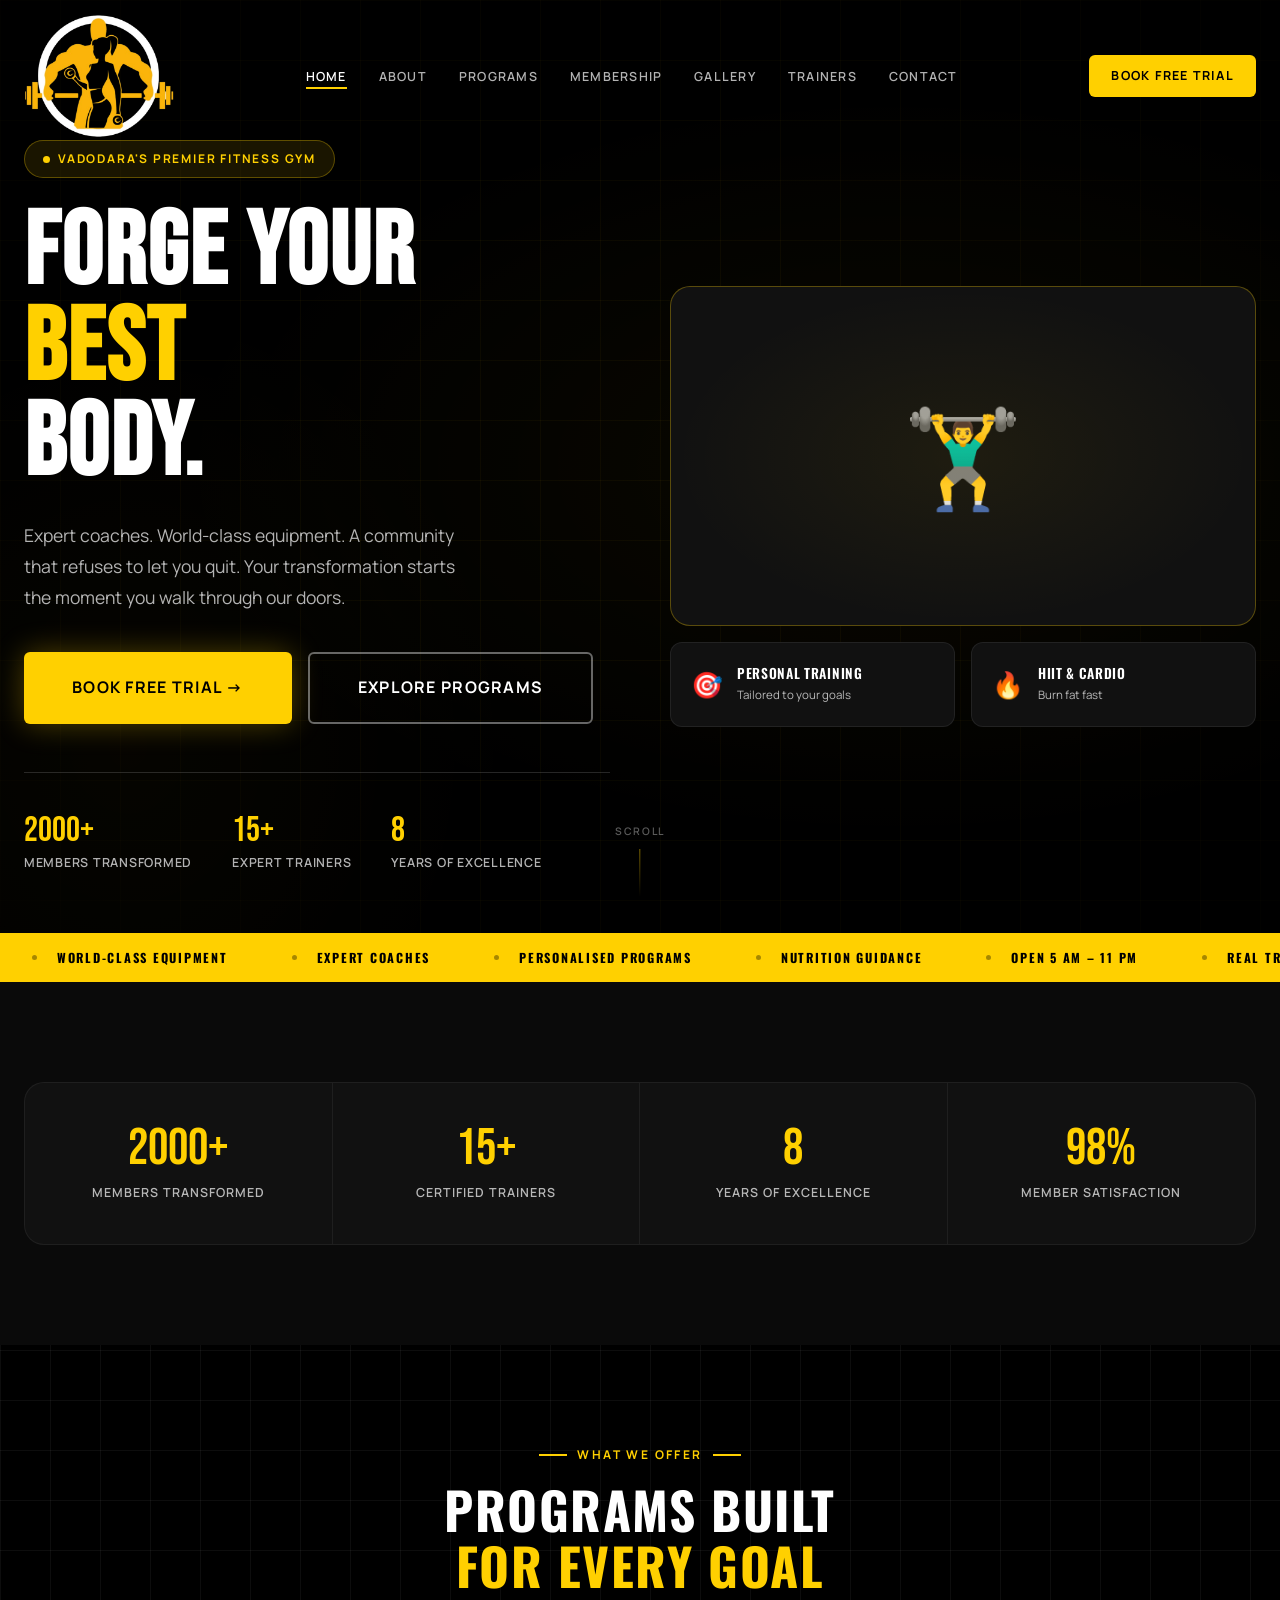
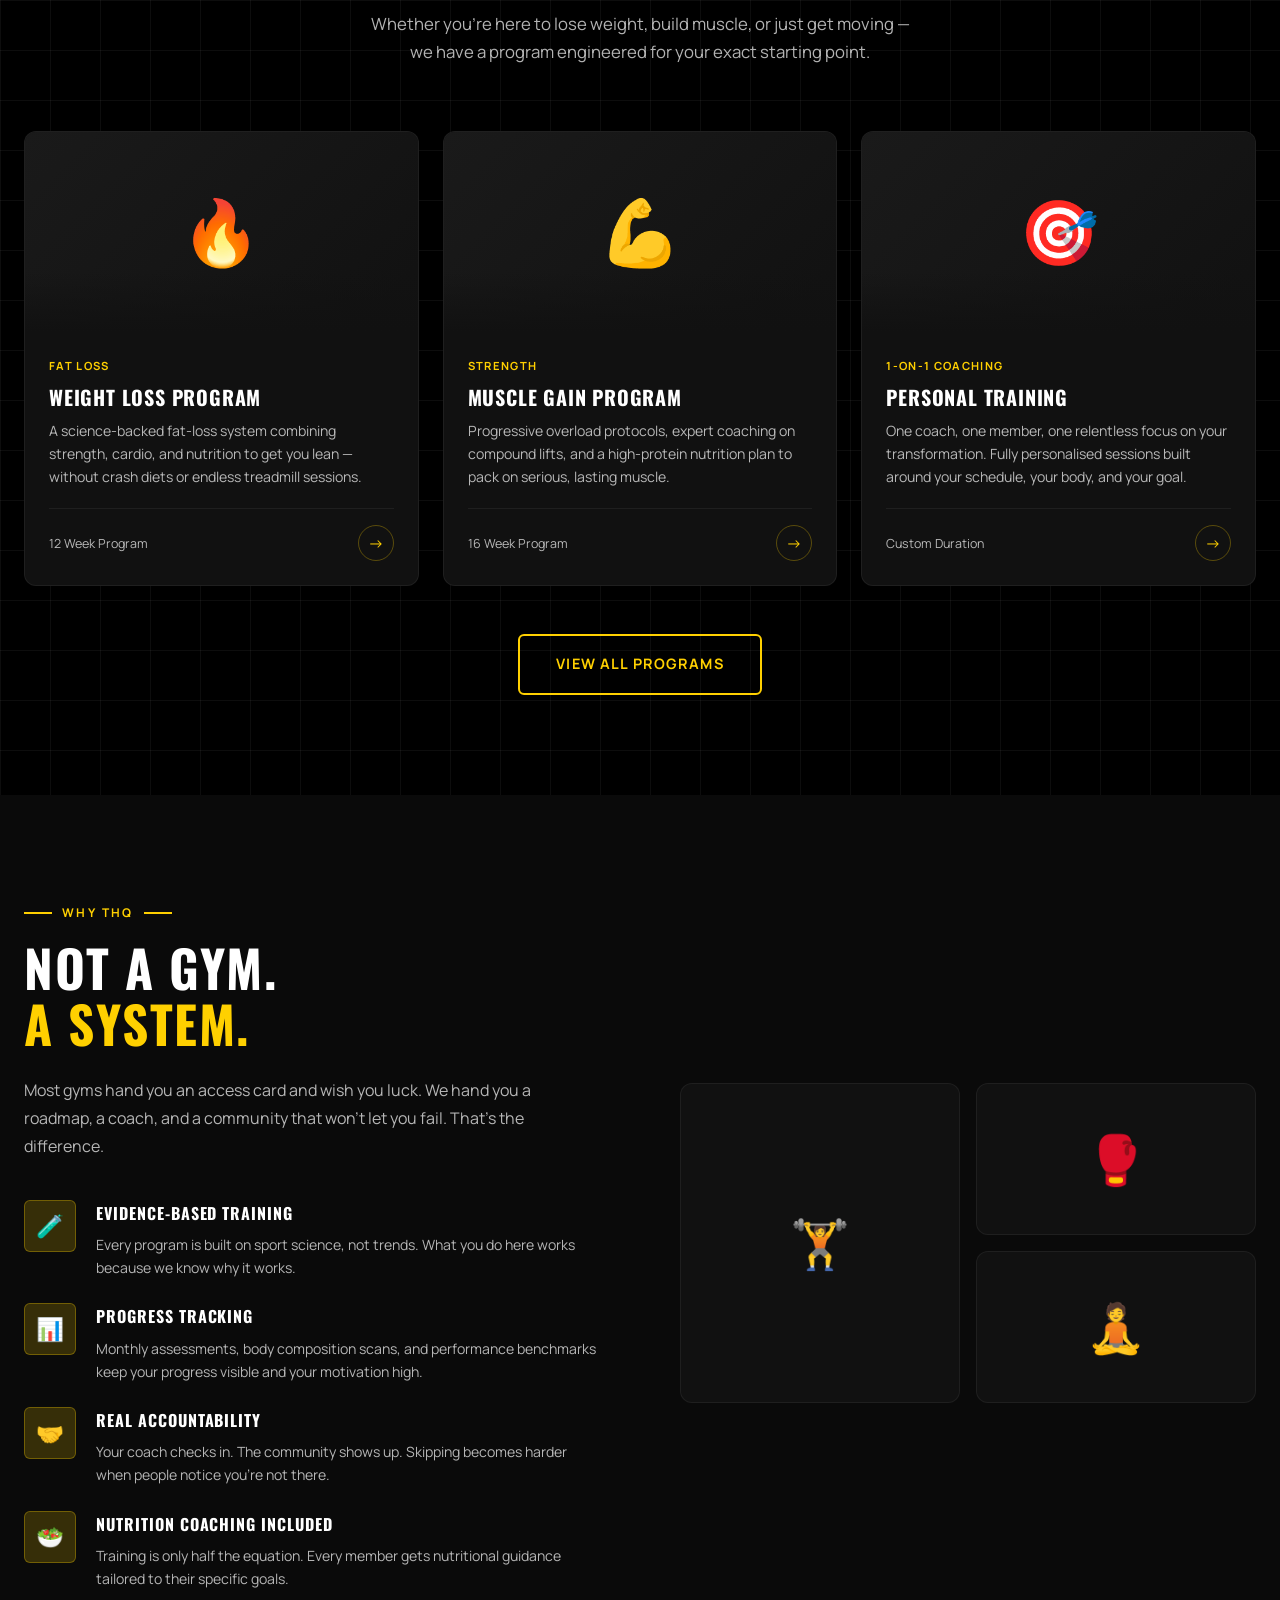
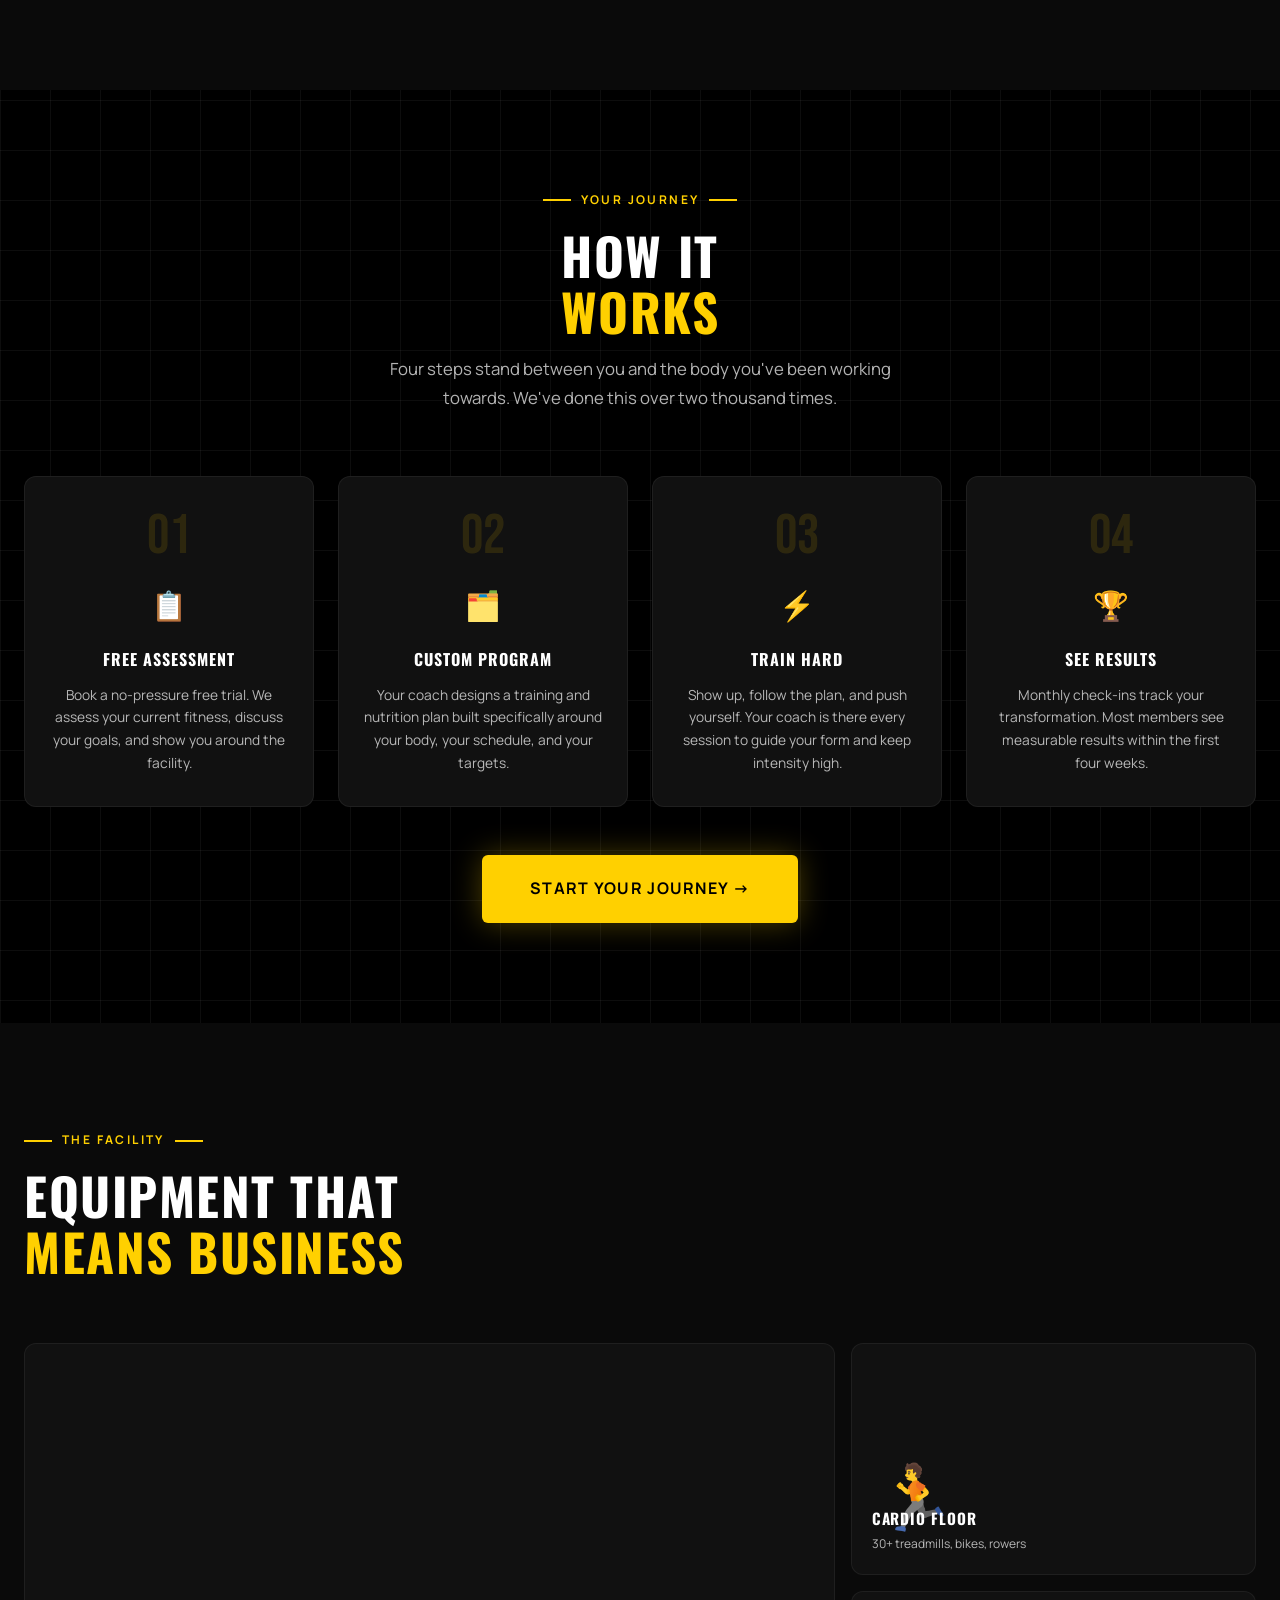
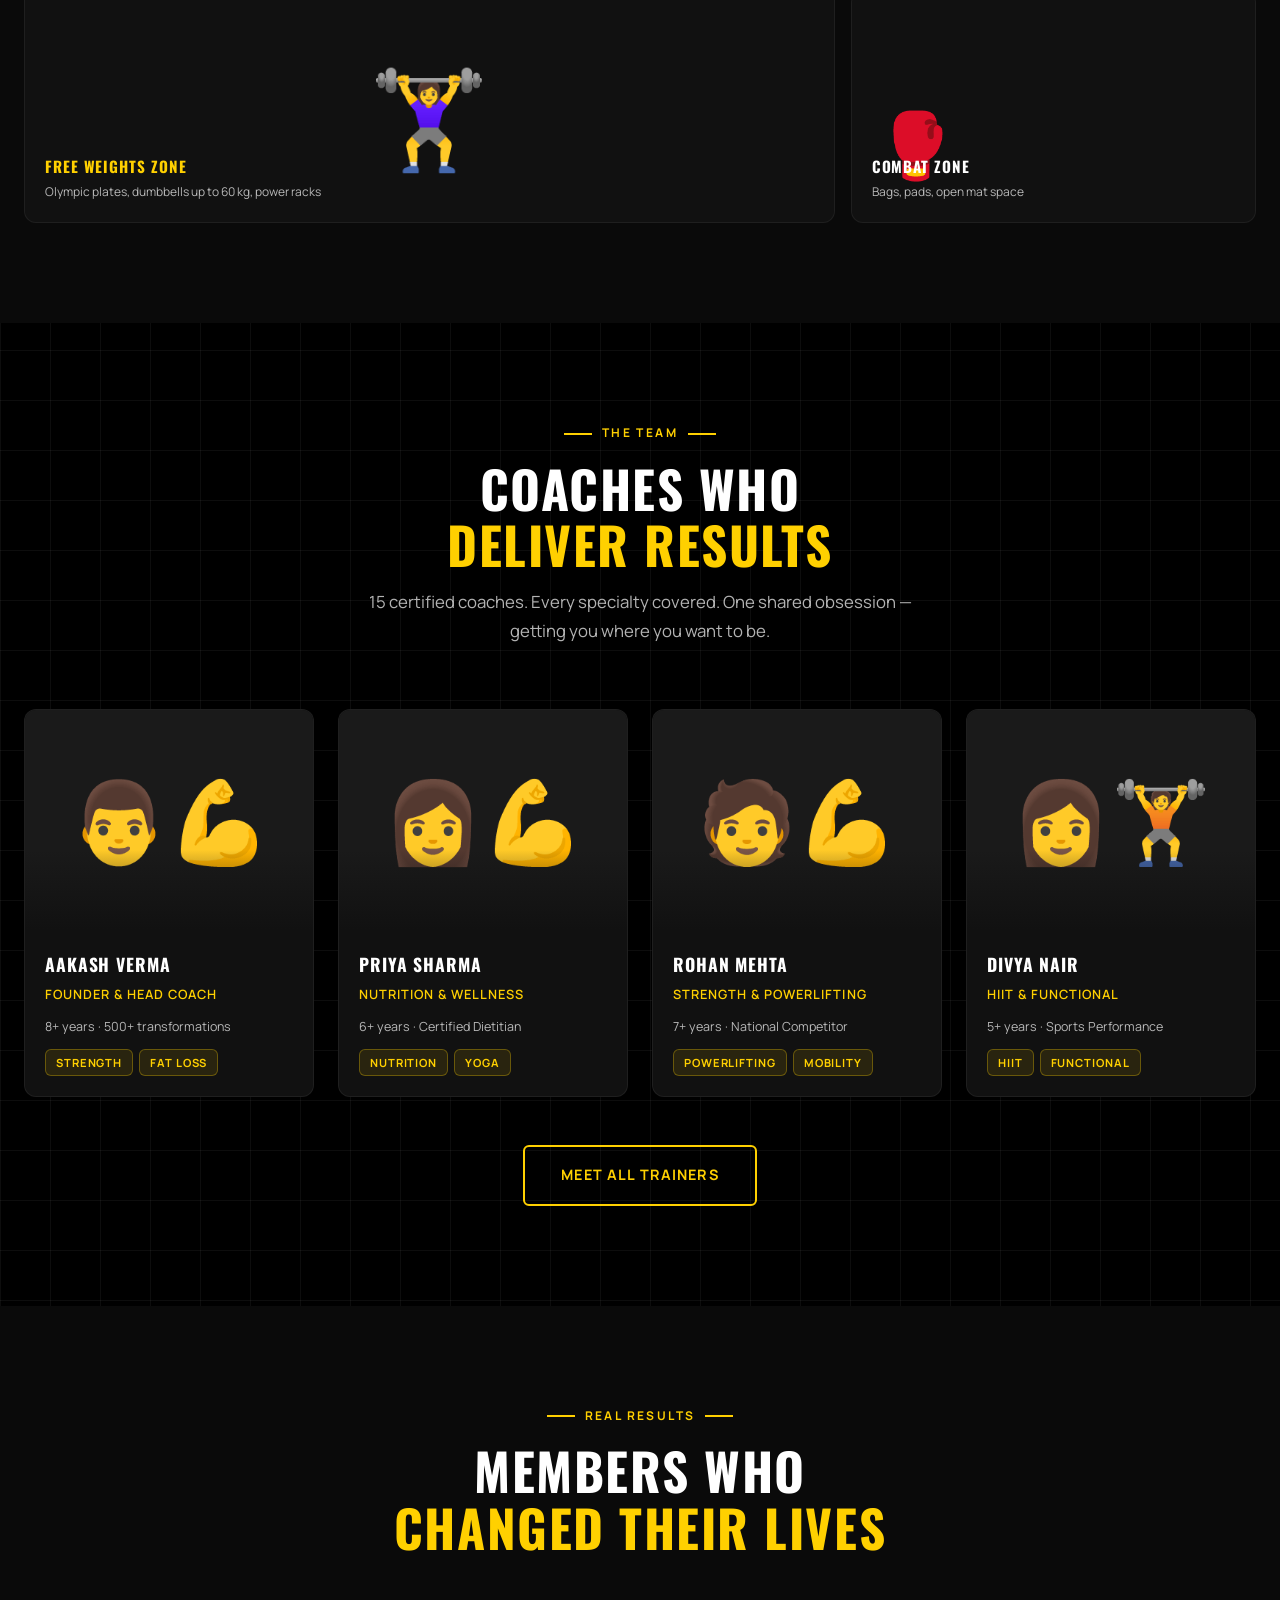
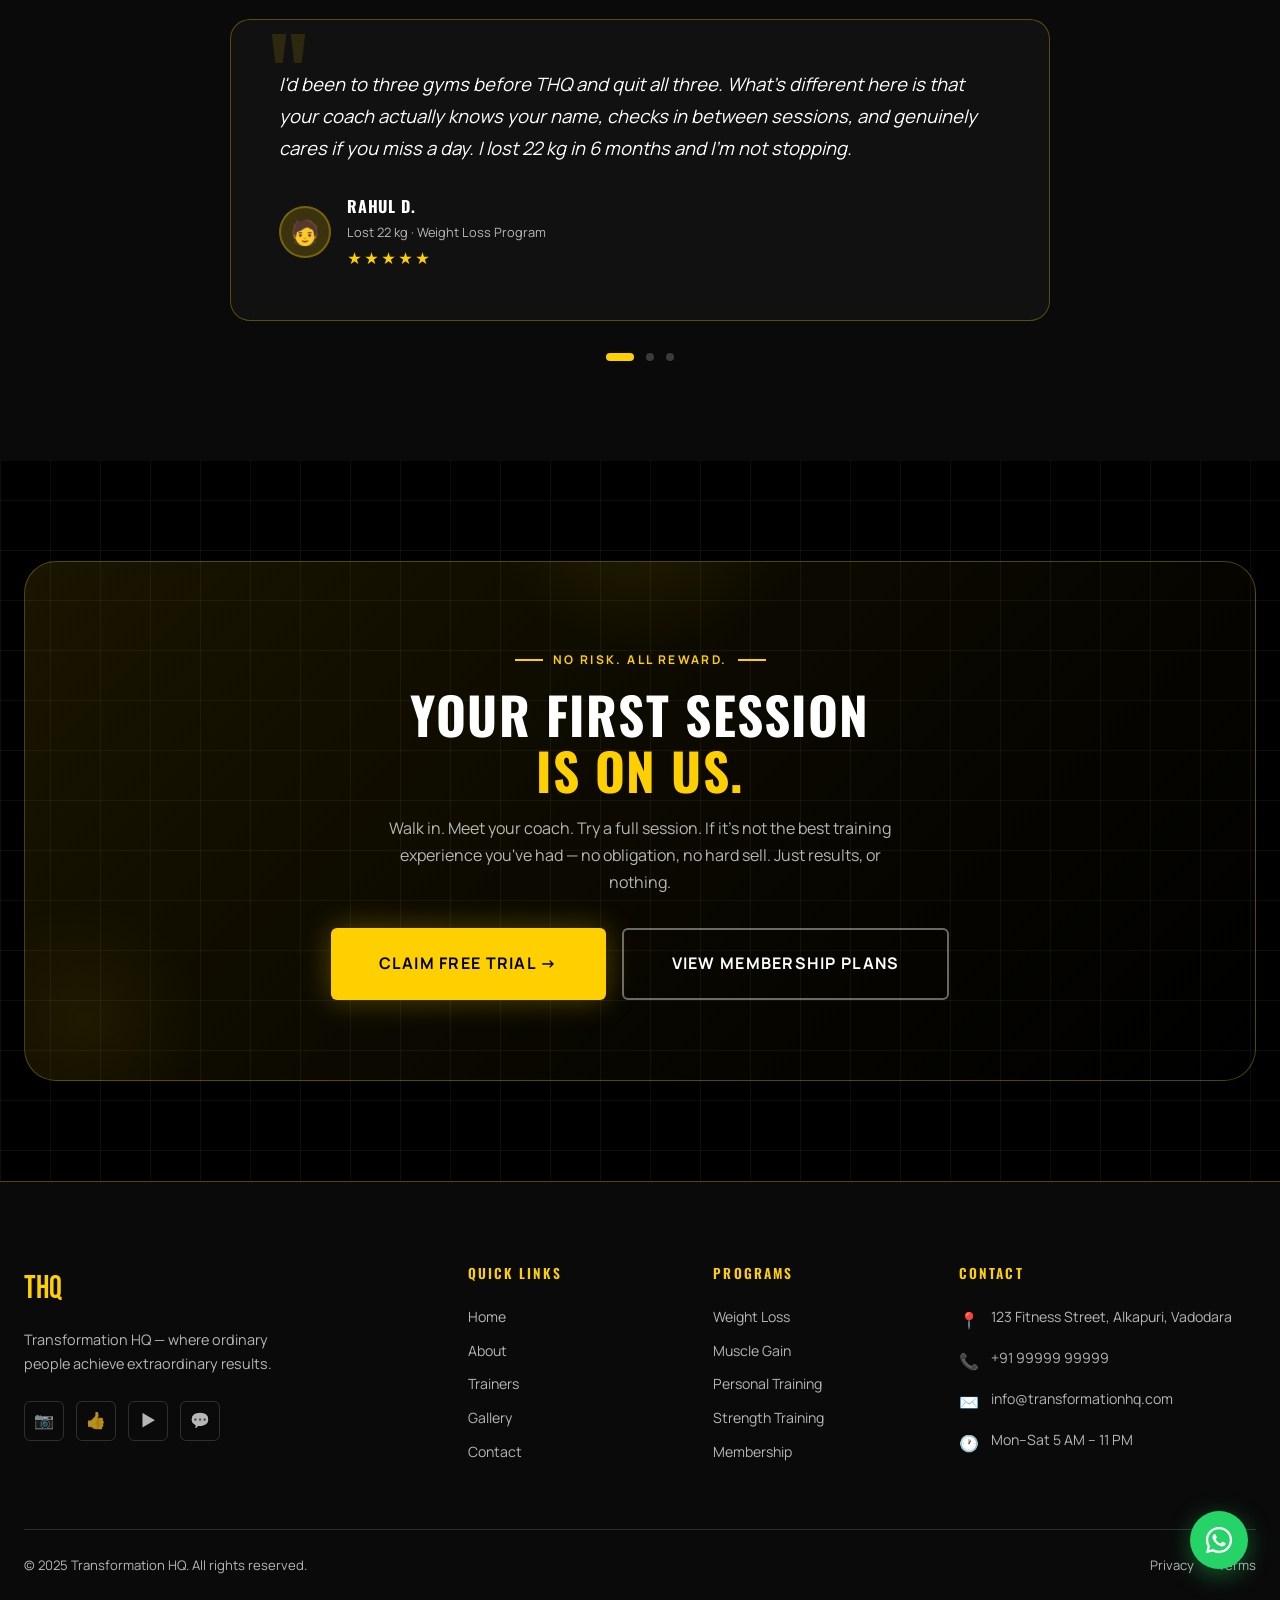
<file: index.html>
<!-- ============================================================
                        TRANSFORMATION HQ
  ============================================================ -->

  <!------------------------------------------------
                      HOME PAGE
  ------------------------------------------------->

<!DOCTYPE html>
<html lang="en">
<head>
  <meta charset="UTF-8" />
  <meta name="viewport" content="width=device-width, initial-scale=1.0" />
  <meta name="description" content="Transformation HQ — Vadodara's premier fitness gym. Expert coaching, world-class facilities, and a community that transforms lives. Book your free trial today." />
  <title>Transformation HQ | Vadodara's Premier Fitness Gym</title>
  <link rel="icon" type="image/png" href="assets/favicon1.png">
  <link rel="stylesheet" href="style.css" />

</head>
<body>

  <div id="scroll-progress"></div>

  <!-- ============================================================
       NAVBAR
  ============================================================ -->
  <nav class="navbar" role="navigation" aria-label="Main navigation">
    <div class="nav-inner">
      <a href="index.html" class="nav-logo" aria-label="Transformation HQ home">
        <img src="assets/favicon1.png" alt="Transformation HQ" width="150">
      </a>
      <ul class="nav-links" role="list">
        <li><a href="index.html" class="active">Home</a></li>
        <li><a href="about.html">About</a></li>
        <li><a href="programs.html">Programs</a></li>
        <li><a href="membership.html">Membership</a></li>
        <li><a href="gallery.html">Gallery</a></li>
        <li><a href="trainers.html">Trainers</a></li>
        <li><a href="contact.html">Contact</a></li>
      </ul>
      <a href="free-trial.html" class="nav-cta">Book Free Trial</a>
      <button class="nav-toggle" id="nav-toggle" aria-label="Open menu" aria-expanded="false">
        <span></span><span></span><span></span>
      </button>
    </div>
  </nav>

  <!-- Mobile Nav -->
  <div class="nav-mobile" id="nav-mobile" aria-hidden="true">
    <a href="index.html">Home</a>
    <a href="about.html">About</a>
    <a href="programs.html">Programs</a>
    <a href="membership.html">Membership</a>
    <a href="gallery.html">Gallery</a>
    <a href="trainers.html">Trainers</a>
    <a href="contact.html">Contact</a>
    <a href="free-trial.html" class="nav-cta-mobile">Book Free Trial</a>
  </div>

  <main>

    <!-- ============================================================
         HERO
    ============================================================ -->
    <section class="hero-section" aria-label="Hero">
      <div class="hero-overlay"></div>
      <div class="hero-grid-bg"></div>

      <div class="container">
        <div class="hero-container">

          <!-- Left: Content -->
          <div class="hero-content">
            <div class="hero-badge">
              <span class="hero-badge-dot"></span>
              Vadodara's Premier Fitness Gym
            </div>

            <h1 class="hero-headline">
              Forge Your
              <span class="line-gold">Best</span>
              Body.
            </h1>

            <p class="hero-sub">Expert coaches. World-class equipment. A community that refuses to let you quit. Your transformation starts the moment you walk through our doors.</p>

            <div class="btn-group">
              <a href="free-trial.html" class="btn btn-primary btn-lg">Book Free Trial →</a>
              <a href="programs.html" class="btn btn-outline btn-lg">Explore Programs</a>
            </div>

            <div class="hero-stats">
              <div>
                <div class="hero-stat-number">
                  <span data-count="2000" data-suffix="+">2000+</span>
                </div>
                <div class="hero-stat-label">Members Transformed</div>
              </div>
              <div>
                <div class="hero-stat-number">
                  <span data-count="15" data-suffix="+">15+</span>
                </div>
                <div class="hero-stat-label">Expert Trainers</div>
              </div>
              <div>
                <div class="hero-stat-number">
                  <span data-count="8">8</span>
                </div>
                <div class="hero-stat-label">Years of Excellence</div>
              </div>
            </div>
          </div>

          <!-- Right: Visual Cards -->
          <div class="hero-visual">
            <div class="hero-visual-main">
              🏋️‍♂️
            </div>
            <div class="hero-visual-row">
              <div class="hero-mini-card">
                <div class="hero-mini-icon">🎯</div>
                <div>
                  <div class="hero-mini-label">Personal Training</div>
                  <div class="hero-mini-sub">Tailored to your goals</div>
                </div>
              </div>
              <div class="hero-mini-card">
                <div class="hero-mini-icon">🔥</div>
                <div>
                  <div class="hero-mini-label">HIIT & Cardio</div>
                  <div class="hero-mini-sub">Burn fat fast</div>
                </div>
              </div>
            </div>
          </div>

        </div>
      </div>

      <div class="hero-scroll" aria-hidden="true">
        <span>Scroll</span>
        <div class="scroll-line"></div>
      </div>
    </section>

    <!-- ============================================================
         TICKER
    ============================================================ -->
    <div class="ticker-wrap" aria-hidden="true">
      <div class="ticker-inner">
        <div class="ticker-item"><span class="ticker-sep"></span> World-Class Equipment</div>
        <div class="ticker-item"><span class="ticker-sep"></span> Expert Coaches</div>
        <div class="ticker-item"><span class="ticker-sep"></span> Personalised Programs</div>
        <div class="ticker-item"><span class="ticker-sep"></span> Nutrition Guidance</div>
        <div class="ticker-item"><span class="ticker-sep"></span> Open 5 AM – 11 PM</div>
        <div class="ticker-item"><span class="ticker-sep"></span> Real Transformations</div>
        <div class="ticker-item"><span class="ticker-sep"></span> Community Support</div>
        <div class="ticker-item"><span class="ticker-sep"></span> No Hidden Fees</div>
        <div class="ticker-item"><span class="ticker-sep"></span> World-Class Equipment</div>
        <div class="ticker-item"><span class="ticker-sep"></span> Expert Coaches</div>
        <div class="ticker-item"><span class="ticker-sep"></span> Personalised Programs</div>
        <div class="ticker-item"><span class="ticker-sep"></span> Nutrition Guidance</div>
        <div class="ticker-item"><span class="ticker-sep"></span> Open 5 AM – 11 PM</div>
        <div class="ticker-item"><span class="ticker-sep"></span> Real Transformations</div>
        <div class="ticker-item"><span class="ticker-sep"></span> Community Support</div>
        <div class="ticker-item"><span class="ticker-sep"></span> No Hidden Fees</div>
      </div>
    </div>

    <!-- ============================================================
         STATS BAR
    ============================================================ -->
    <section class="section section--dark" aria-label="Key stats">
      <div class="container">
        <div class="stats-bar-home reveal-scale">
          <div class="stat-item-home">
            <div class="stat-num" data-count="2000" data-suffix="+">2000+</div>
            <div class="stat-lbl">Members Transformed</div>
          </div>
          <div class="stat-item-home">
            <div class="stat-num" data-count="15" data-suffix="+">15+</div>
            <div class="stat-lbl">Certified Trainers</div>
          </div>
          <div class="stat-item-home">
            <div class="stat-num" data-count="8">8</div>
            <div class="stat-lbl">Years of Excellence</div>
          </div>
          <div class="stat-item-home">
            <div class="stat-num" data-count="98" data-suffix="%">98%</div>
            <div class="stat-lbl">Member Satisfaction</div>
          </div>
        </div>
      </div>
    </section>

    <!-- ============================================================
         PROGRAMS
    ============================================================ -->
    <section class="section" aria-label="Our programs">
      <div class="container">
        <div class="section-header centered">
          <div class="eyebrow">What We Offer</div>
          <h2 class="heading-xl reveal">Programs Built<br/><span class="text-gold">For Every Goal</span></h2>
          <p class="reveal delay-100">Whether you're here to lose weight, build muscle, or just get moving — we have a program engineered for your exact starting point.</p>
        </div>

        <div class="grid-3" data-stagger="0.08">
          <!-- Weight Loss -->
          <a href="programs.html" class="program-card-home reveal">
            <div class="program-thumb">🔥</div>
            <div class="program-body">
              <div class="program-tag">Fat Loss</div>
              <div class="program-title-home">Weight Loss Program</div>
              <p class="program-desc">A science-backed fat-loss system combining strength, cardio, and nutrition to get you lean — without crash diets or endless treadmill sessions.</p>
              <div class="program-footer">
                <span class="program-meta">12 Week Program</span>
                <span class="program-arrow">→</span>
              </div>
            </div>
          </a>

          <!-- Muscle Gain -->
          <a href="programs.html" class="program-card-home reveal delay-100">
            <div class="program-thumb">💪</div>
            <div class="program-body">
              <div class="program-tag">Strength</div>
              <div class="program-title-home">Muscle Gain Program</div>
              <p class="program-desc">Progressive overload protocols, expert coaching on compound lifts, and a high-protein nutrition plan to pack on serious, lasting muscle.</p>
              <div class="program-footer">
                <span class="program-meta">16 Week Program</span>
                <span class="program-arrow">→</span>
              </div>
            </div>
          </a>

          <!-- Personal Training -->
          <a href="programs.html" class="program-card-home reveal delay-200">
            <div class="program-thumb">🎯</div>
            <div class="program-body">
              <div class="program-tag">1-on-1 Coaching</div>
              <div class="program-title-home">Personal Training</div>
              <p class="program-desc">One coach, one member, one relentless focus on your transformation. Fully personalised sessions built around your schedule, your body, and your goal.</p>
              <div class="program-footer">
                <span class="program-meta">Custom Duration</span>
                <span class="program-arrow">→</span>
              </div>
            </div>
          </a>
        </div>

        <div class="text-center mt-48">
          <a href="programs.html" class="btn btn-gold-outline">View All Programs</a>
        </div>
      </div>
    </section>

    <!-- ============================================================
         WHY THQ
    ============================================================ -->
    <section class="section section--dark" aria-label="Why choose Transformation HQ">
      <div class="container">
        <div class="why-grid">

          <!-- Left: Text -->
          <div class="reveal-left">
            <div class="eyebrow">Why THQ</div>
            <h2 class="heading-xl mb-24">Not A Gym.<br/><span class="text-gold">A System.</span></h2>
            <p class="text-muted mb-32" style="font-size:1rem;line-height:1.75;">Most gyms hand you an access card and wish you luck. We hand you a roadmap, a coach, and a community that won't let you fail. That's the difference.</p>

            <div class="why-feature-list">
              <div class="why-feature">
                <div class="why-feature-icon">🧪</div>
                <div class="why-feature-text">
                  <h4>Evidence-Based Training</h4>
                  <p>Every program is built on sport science, not trends. What you do here works because we know why it works.</p>
                </div>
              </div>
              <div class="why-feature">
                <div class="why-feature-icon">📊</div>
                <div class="why-feature-text">
                  <h4>Progress Tracking</h4>
                  <p>Monthly assessments, body composition scans, and performance benchmarks keep your progress visible and your motivation high.</p>
                </div>
              </div>
              <div class="why-feature">
                <div class="why-feature-icon">🤝</div>
                <div class="why-feature-text">
                  <h4>Real Accountability</h4>
                  <p>Your coach checks in. The community shows up. Skipping becomes harder when people notice you're not there.</p>
                </div>
              </div>
              <div class="why-feature">
                <div class="why-feature-icon">🥗</div>
                <div class="why-feature-text">
                  <h4>Nutrition Coaching Included</h4>
                  <p>Training is only half the equation. Every member gets nutritional guidance tailored to their specific goals.</p>
                </div>
              </div>
            </div>
          </div>

          <!-- Right: Visual Grid -->
          <div class="why-visual reveal-right">
            <div class="why-img-block tall">🏋️</div>
            <div class="why-img-block short">🥊</div>
            <div class="why-img-block short">🧘</div>
          </div>

        </div>
      </div>
    </section>

    <!-- ============================================================
         HOW IT WORKS
    ============================================================ -->
    <section class="section" aria-label="How it works">
      <div class="container">
        <div class="section-header centered">
          <div class="eyebrow">Your Journey</div>
          <h2 class="heading-xl reveal">How It<br/><span class="text-gold">Works</span></h2>
          <p class="reveal delay-100">Four steps stand between you and the body you've been working towards. We've done this over two thousand times.</p>
        </div>

        <div class="process-steps">
          <div class="process-step reveal">
            <div class="process-step-num">01</div>
            <div class="process-step-icon">📋</div>
            <div class="process-step-title">Free Assessment</div>
            <p class="process-step-desc">Book a no-pressure free trial. We assess your current fitness, discuss your goals, and show you around the facility.</p>
          </div>
          <div class="process-step reveal delay-100">
            <div class="process-step-num">02</div>
            <div class="process-step-icon">🗂️</div>
            <div class="process-step-title">Custom Program</div>
            <p class="process-step-desc">Your coach designs a training and nutrition plan built specifically around your body, your schedule, and your targets.</p>
          </div>
          <div class="process-step reveal delay-200">
            <div class="process-step-num">03</div>
            <div class="process-step-icon">⚡</div>
            <div class="process-step-title">Train Hard</div>
            <p class="process-step-desc">Show up, follow the plan, and push yourself. Your coach is there every session to guide your form and keep intensity high.</p>
          </div>
          <div class="process-step reveal delay-300">
            <div class="process-step-num">04</div>
            <div class="process-step-icon">🏆</div>
            <div class="process-step-title">See Results</div>
            <p class="process-step-desc">Monthly check-ins track your transformation. Most members see measurable results within the first four weeks.</p>
          </div>
        </div>

        <div class="text-center mt-48">
          <a href="free-trial.html" class="btn btn-primary btn-lg">Start Your Journey →</a>
        </div>
      </div>
    </section>

    <!-- ============================================================
         FACILITY HIGHLIGHTS
    ============================================================ -->
    <section class="section section--dark" aria-label="Our facility">
      <div class="container">
        <div class="section-header">
          <div class="eyebrow">The Facility</div>
          <h2 class="heading-xl reveal">Equipment That<br/><span class="text-gold">Means Business</span></h2>
        </div>

        <div class="facility-grid-home reveal-scale">
          <div class="facility-block main-block">
            🏋️‍♀️
            <div class="facility-block-label">
              <div class="facility-block-title text-gold">Free Weights Zone</div>
              <div class="facility-block-sub">Olympic plates, dumbbells up to 60 kg, power racks</div>
            </div>
          </div>
          <div class="facility-block">
            🏃
            <div class="facility-block-label">
              <div class="facility-block-title">Cardio Floor</div>
              <div class="facility-block-sub">30+ treadmills, bikes, rowers</div>
            </div>
          </div>
          <div class="facility-block">
            🥊
            <div class="facility-block-label">
              <div class="facility-block-title">Combat Zone</div>
              <div class="facility-block-sub">Bags, pads, open mat space</div>
            </div>
          </div>
        </div>
      </div>
    </section>

    <!-- ============================================================
         TRAINERS PREVIEW
    ============================================================ -->
    <section class="section" aria-label="Meet our trainers">
      <div class="container">
        <div class="section-header centered">
          <div class="eyebrow">The Team</div>
          <h2 class="heading-xl reveal">Coaches Who<br/><span class="text-gold">Deliver Results</span></h2>
          <p class="reveal delay-100">15 certified coaches. Every specialty covered. One shared obsession — getting you where you want to be.</p>
        </div>

        <div class="grid-4">
          <div class="trainer-card-home reveal">
            <div class="trainer-photo-home">👨‍💪</div>
            <div class="trainer-info-home">
              <div class="trainer-name-home">Aakash Verma</div>
              <div class="trainer-spec-home">Founder & Head Coach</div>
              <p class="trainer-exp">8+ years · 500+ transformations</p>
              <div class="trainer-tags-home">
                <span class="trainer-tag">Strength</span>
                <span class="trainer-tag">Fat Loss</span>
              </div>
            </div>
          </div>

          <div class="trainer-card-home reveal delay-100">
            <div class="trainer-photo-home">👩‍💪</div>
            <div class="trainer-info-home">
              <div class="trainer-name-home">Priya Sharma</div>
              <div class="trainer-spec-home">Nutrition & Wellness</div>
              <p class="trainer-exp">6+ years · Certified Dietitian</p>
              <div class="trainer-tags-home">
                <span class="trainer-tag">Nutrition</span>
                <span class="trainer-tag">Yoga</span>
              </div>
            </div>
          </div>

          <div class="trainer-card-home reveal delay-200">
            <div class="trainer-photo-home">🧑‍💪</div>
            <div class="trainer-info-home">
              <div class="trainer-name-home">Rohan Mehta</div>
              <div class="trainer-spec-home">Strength & Powerlifting</div>
              <p class="trainer-exp">7+ years · National Competitor</p>
              <div class="trainer-tags-home">
                <span class="trainer-tag">Powerlifting</span>
                <span class="trainer-tag">Mobility</span>
              </div>
            </div>
          </div>

          <div class="trainer-card-home reveal delay-300">
            <div class="trainer-photo-home">👩‍🏋️</div>
            <div class="trainer-info-home">
              <div class="trainer-name-home">Divya Nair</div>
              <div class="trainer-spec-home">HIIT & Functional</div>
              <p class="trainer-exp">5+ years · Sports Performance</p>
              <div class="trainer-tags-home">
                <span class="trainer-tag">HIIT</span>
                <span class="trainer-tag">Functional</span>
              </div>
            </div>
          </div>
        </div>

        <div class="text-center mt-48">
          <a href="trainers.html" class="btn btn-gold-outline">Meet All Trainers</a>
        </div>
      </div>
    </section>

    <!-- ============================================================
         TESTIMONIALS
    ============================================================ -->
    <section class="section section--dark" aria-label="Member testimonials">
      <div class="container">
        <div class="section-header centered">
          <div class="eyebrow">Real Results</div>
          <h2 class="heading-xl reveal">Members Who<br/><span class="text-gold">Changed Their Lives</span></h2>
        </div>

        <div class="testimonials-wrap">
          <div class="testimonial-slider" role="region" aria-label="Testimonials">

            <div class="testimonial-slide active">
              <div class="testimonial-card-home">
                <div class="testimonial-quote-mark">"</div>
                <p class="testimonial-text">I'd been to three gyms before THQ and quit all three. What's different here is that your coach actually knows your name, checks in between sessions, and genuinely cares if you miss a day. I lost 22 kg in 6 months and I'm not stopping.</p>
                <div class="testimonial-author">
                  <div class="testimonial-avatar">🧑</div>
                  <div>
                    <div class="testimonial-author-name">Rahul D.</div>
                    <div class="testimonial-author-meta">Lost 22 kg · Weight Loss Program</div>
                    <div class="stars">★★★★★</div>
                  </div>
                </div>
              </div>
            </div>

            <div class="testimonial-slide">
              <div class="testimonial-card-home">
                <div class="testimonial-quote-mark">"</div>
                <p class="testimonial-text">As a working professional with barely 5 hours a week, I needed efficiency. The personalised training at THQ gave me exactly that. I gained 8 kg of muscle in 4 months without turning the gym into a second job.</p>
                <div class="testimonial-author">
                  <div class="testimonial-avatar">👩</div>
                  <div>
                    <div class="testimonial-author-name">Sneha K.</div>
                    <div class="testimonial-author-meta">Gained 8 kg muscle · Personal Training</div>
                    <div class="stars">★★★★★</div>
                  </div>
                </div>
              </div>
            </div>

            <div class="testimonial-slide">
              <div class="testimonial-card-home">
                <div class="testimonial-quote-mark">"</div>
                <p class="testimonial-text">The nutrition coaching alone is worth the membership. I used to eat clean and still not see results — turns out I was eating the wrong things at the wrong times. THQ fixed that in the first two weeks. The community keeps you going on the hard days.</p>
                <div class="testimonial-author">
                  <div class="testimonial-avatar">🧔</div>
                  <div>
                    <div class="testimonial-author-name">Vikram P.</div>
                    <div class="testimonial-author-meta">Body recomposition · Elite Member</div>
                    <div class="stars">★★★★★</div>
                  </div>
                </div>
              </div>
            </div>

          </div>

          <div class="slider-controls" role="tablist" aria-label="Testimonial navigation">
            <button class="slider-dot active" role="tab" aria-label="Testimonial 1" aria-selected="true"></button>
            <button class="slider-dot"        role="tab" aria-label="Testimonial 2" aria-selected="false"></button>
            <button class="slider-dot"        role="tab" aria-label="Testimonial 3" aria-selected="false"></button>
          </div>
        </div>
      </div>
    </section>

    <!-- ============================================================
         CTA
    ============================================================ -->
    <section class="section" aria-label="Call to action">
      <div class="container">
        <div class="cta-section reveal-scale">
          <div class="eyebrow" style="justify-content:center;">No Risk. All Reward.</div>
          <h2 class="heading-xl mb-16">Your First Session<br/><span class="text-gold">Is On Us.</span></h2>
          <p class="text-muted mb-32" style="max-width:520px;margin-left:auto;margin-right:auto;font-size:1rem;">Walk in. Meet your coach. Try a full session. If it's not the best training experience you've had — no obligation, no hard sell. Just results, or nothing.</p>
          <div class="btn-group" style="justify-content:center;">
            <a href="free-trial.html" class="btn btn-primary btn-lg">Claim Free Trial →</a>
            <a href="membership.html" class="btn btn-outline btn-lg">View Membership Plans</a>
          </div>
        </div>
      </div>
    </section>

  </main>

  <!-- ============================================================
       FOOTER
  ============================================================ -->
  <footer class="footer">
    <div class="container">
      <div class="footer-grid">
        <div>
          <div class="footer-brand-name">THQ</div>
          <p class="footer-brand-desc">Transformation HQ — where ordinary people achieve extraordinary results.</p>
          <div class="footer-social">
            <a href="#" class="social-btn" aria-label="Instagram">📷</a>
            <a href="#" class="social-btn" aria-label="Facebook">👍</a>
            <a href="#" class="social-btn" aria-label="YouTube">▶️</a>
            <a href="#" class="social-btn" aria-label="WhatsApp">💬</a>
          </div>
        </div>
        <div>
          <div class="footer-heading">Quick Links</div>
          <ul class="footer-links">
            <li><a href="index.html">Home</a></li>
            <li><a href="about.html">About</a></li>
            <li><a href="trainers.html">Trainers</a></li>
            <li><a href="gallery.html">Gallery</a></li>
            <li><a href="contact.html">Contact</a></li>
          </ul>
        </div>
        <div>
          <div class="footer-heading">Programs</div>
          <ul class="footer-links">
            <li><a href="programs.html">Weight Loss</a></li>
            <li><a href="programs.html">Muscle Gain</a></li>
            <li><a href="programs.html">Personal Training</a></li>
            <li><a href="programs.html">Strength Training</a></li>
            <li><a href="membership.html">Membership</a></li>
          </ul>
        </div>
        <div>
          <div class="footer-heading">Contact</div>
          <div class="footer-contact-item"><span>📍</span><span>123 Fitness Street, Alkapuri, Vadodara</span></div>
          <div class="footer-contact-item"><span>📞</span><span>+91 99999 99999</span></div>
          <div class="footer-contact-item"><span>✉️</span><span>info@transformationhq.com</span></div>
          <div class="footer-contact-item"><span>🕐</span><span>Mon–Sat 5 AM – 11 PM</span></div>
        </div>
      </div>
      <div class="footer-bottom">
        <p class="footer-copyright">&copy; 2025 Transformation HQ. All rights reserved.</p>
        <div class="footer-legal"><a href="#">Privacy</a><a href="#">Terms</a></div>
      </div>
    </div>
  </footer>

<!-- ============================================================
            FLOATING ACTION BUTTON
  ============================================================ -->
  <div class="floating-actions" aria-label="Quick actions">

    <!-- Back to Top -->
    <button id="back-to-top" aria-label="Back to top" data-tooltip="Back to top">
      <svg viewBox="0 0 24 24" xmlns="http://www.w3.org/2000/svg" aria-hidden="true">
        <polyline points="18 15 12 9 6 15"></polyline>
      </svg>
    </button>

    <!-- WhatsApp -->
      <a href="https://wa.me/919081999949?text=Hi%2C%20I%27m%20interested%20in%20joining%20Transformation%20HQ!" class="whatsapp-float" target="_blank">
    <svg viewBox="0 0 32 32" fill="white" width="30" height="30"><path d="M16 2C8.268 2 2 8.268 2 16c0 2.49.655 4.829 1.8 6.85L2 30l7.35-1.775A13.94 13.94 0 0 0 16 30c7.732 0 14-6.268 14-14S23.732 2 16 2zm0 25.5a11.44 11.44 0 0 1-5.82-1.587l-.418-.247-4.36 1.053 1.083-4.243-.272-.435A11.46 11.46 0 0 1 4.5 16C4.5 9.649 9.649 4.5 16 4.5S27.5 9.649 27.5 16 22.351 27.5 16 27.5zm6.29-8.46c-.344-.172-2.036-1.004-2.352-1.118-.316-.115-.546-.172-.776.172-.23.344-.892 1.118-1.093 1.348-.2.23-.402.258-.746.086-.344-.172-1.452-.535-2.768-1.708-1.022-.912-1.713-2.038-1.913-2.382-.2-.344-.021-.53.15-.701.154-.154.344-.402.516-.603.172-.2.23-.344.344-.573.115-.23.057-.43-.029-.603-.086-.172-.776-1.87-1.063-2.56-.28-.672-.564-.58-.776-.59l-.66-.011a1.267 1.267 0 0 0-.918.43c-.316.344-1.207 1.18-1.207 2.876s1.235 3.337 1.407 3.567c.172.23 2.43 3.71 5.886 5.204.823.355 1.466.567 1.967.726.826.263 1.578.226 2.172.137.662-.099 2.036-.832 2.323-1.635.287-.803.287-1.491.2-1.635-.086-.143-.315-.23-.66-.402z"/></svg>
  </a>
  </div>

  <script src="main.js"></script>

</body>
</html>
</file>
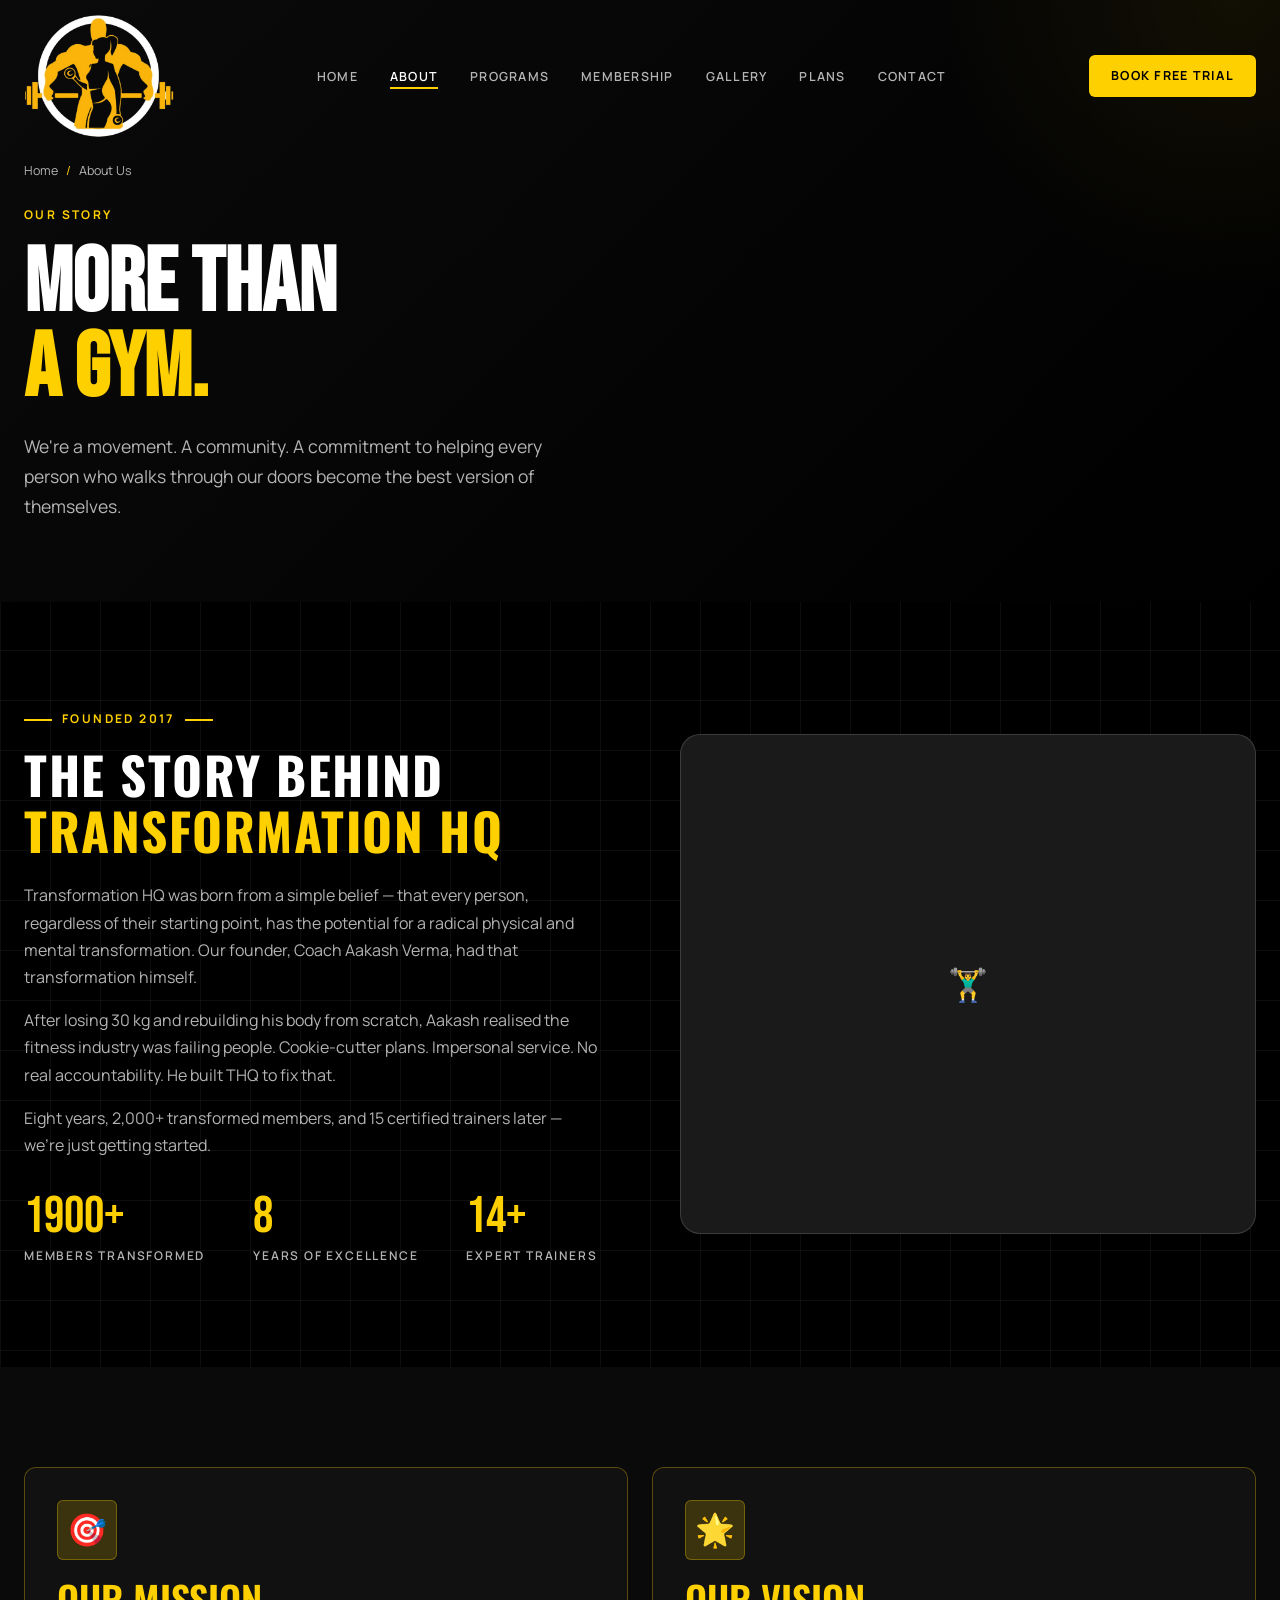
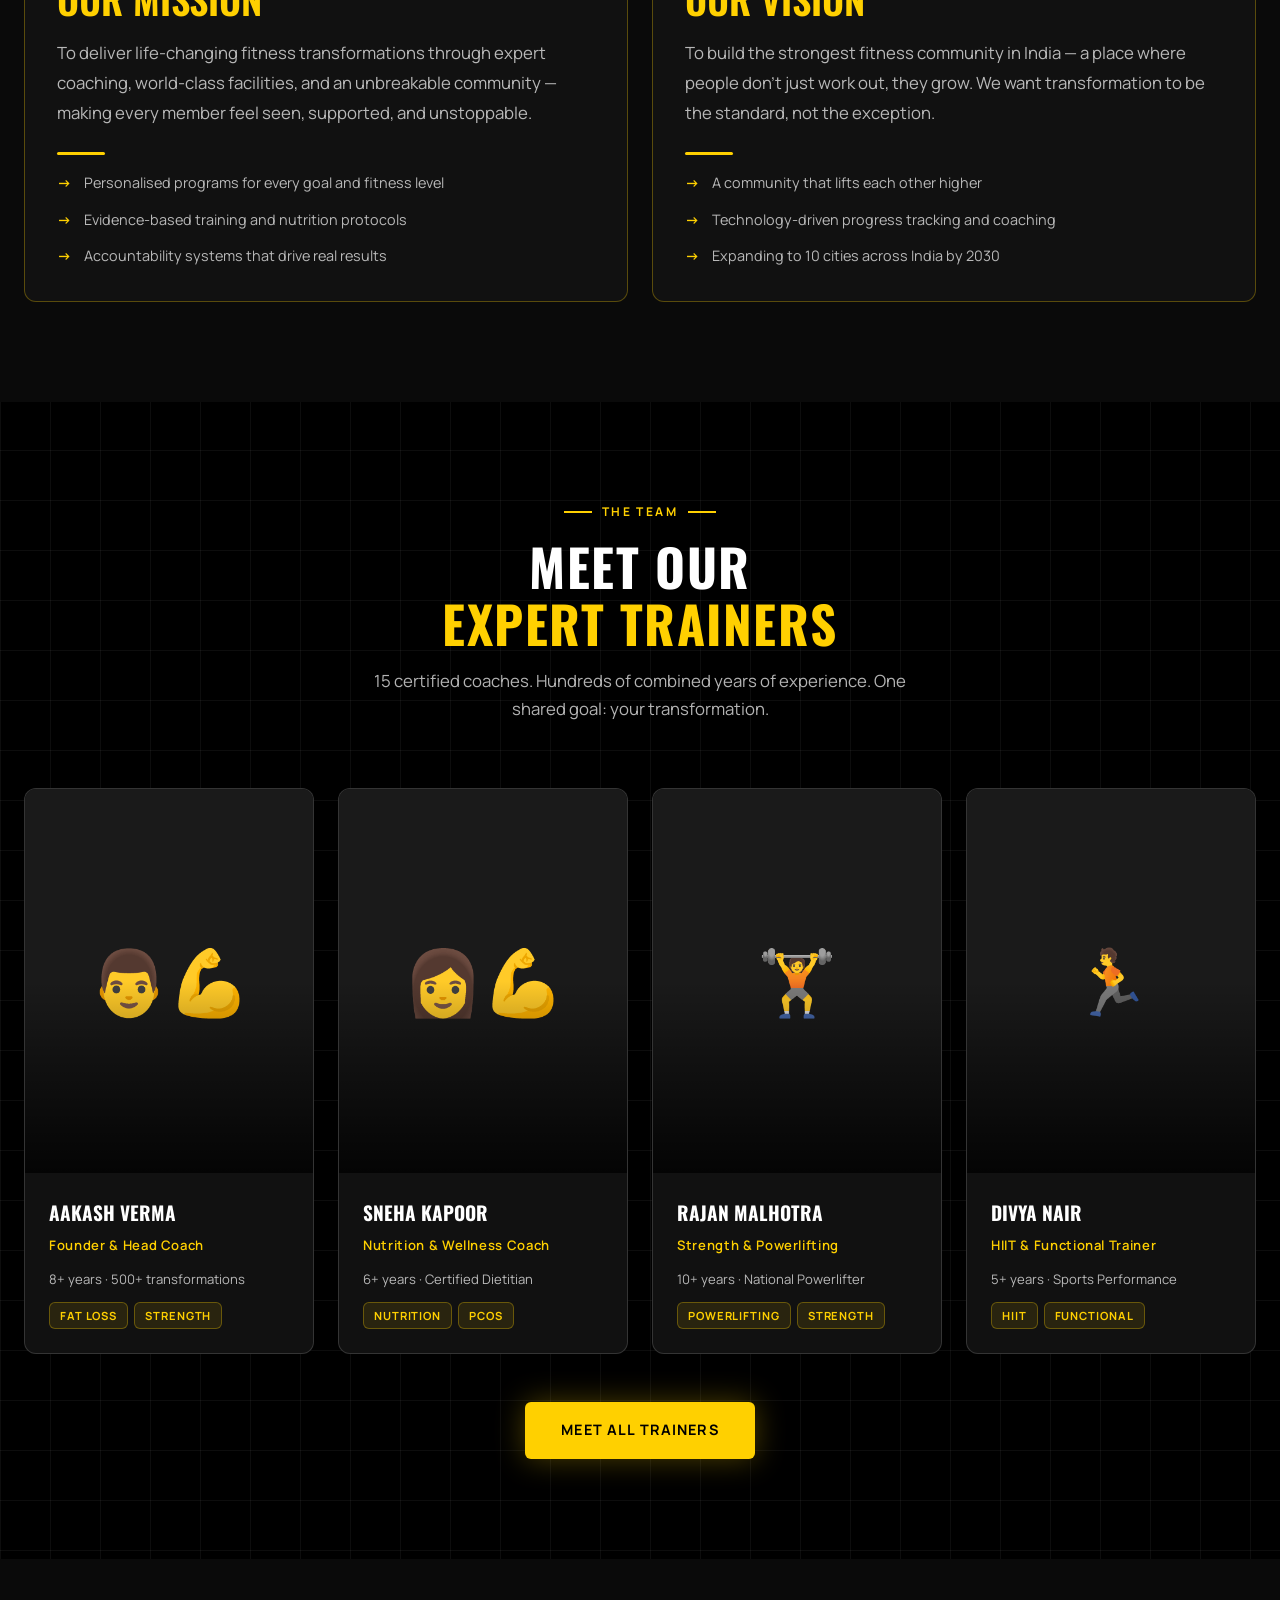
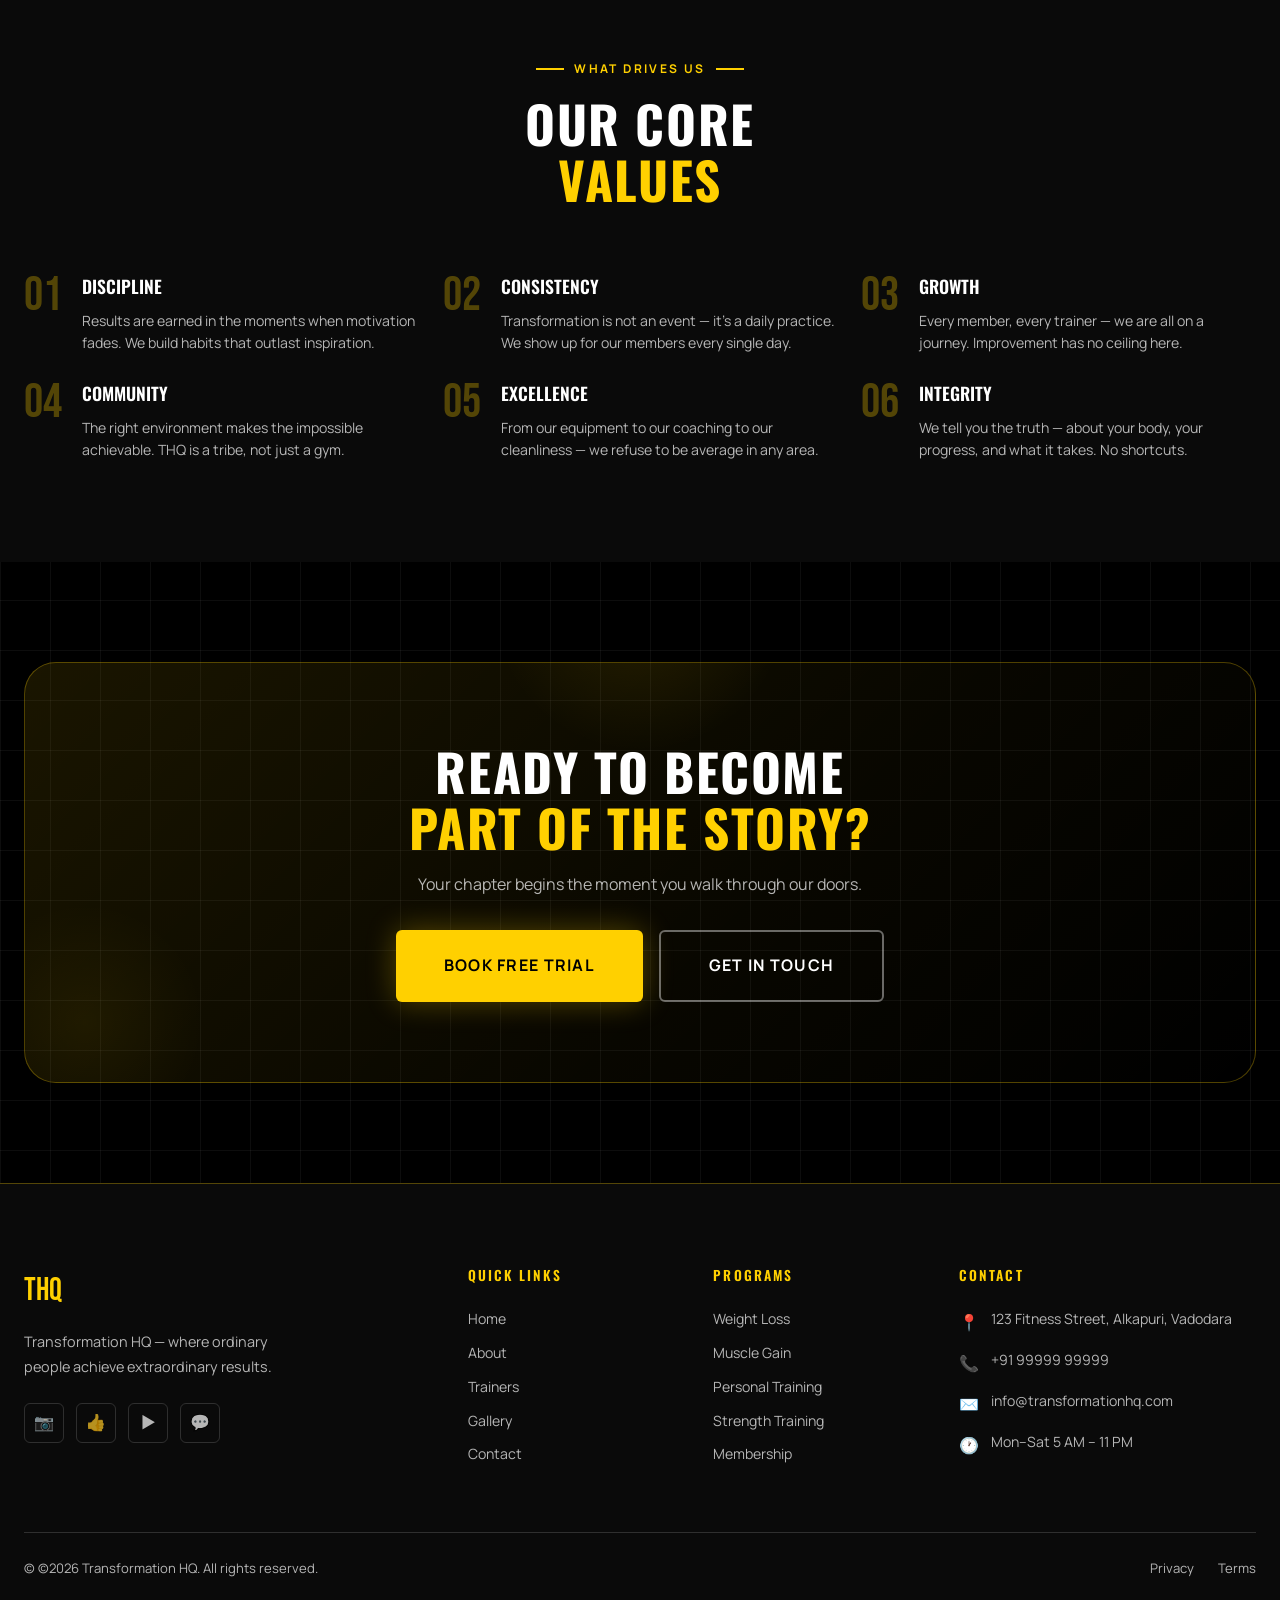
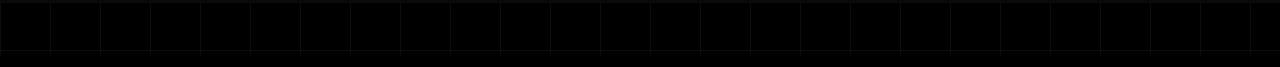
<file: about.html>
<!-- ============================================================
                        TRANSFORMATION HQ
  ============================================================ -->

  <!------------------------------------------------
                    ABOUT
  ------------------------------------------------->

<!DOCTYPE html>
<html lang="en">
<head>
  <meta charset="UTF-8" />
  <meta name="viewport" content="width=device-width, initial-scale=1.0" />
  <meta name="description" content="Learn the story behind Transformation HQ — our mission, vision, trainers, and core values." />
  <title>About Us | Transformation HQ</title>
   <link rel="icon" type="image/png" href="assets/logo.png">
  <link rel="stylesheet" href="style.css" />
 
</head>
<body>

  <div id="scroll-progress"></div>

  <nav class="navbar" role="navigation">
    <div class="nav-inner">
      <a href="home.html" class="nav-logo">
        <img src="assets/favicon1.png" alt="My Business Name" width="150">
      </a>
      <ul class="nav-links">
        <li><a href="index.html">Home</a></li>
        <li><a href="about.html" class="active">About</a></li>
        <li><a href="programs.html">Programs</a></li>
        <li><a href="membership.html">Membership</a></li>
        <li><a href="gallery.html">Gallery</a></li>
        <li><a href="plans.html">Plans</a></li>
        <li><a href="contact.html">Contact</a></li>
      </ul>
      <a href="free-trial.html" class="nav-cta">Book Free Trial</a>
      <button class="nav-toggle" id="nav-toggle" aria-label="Open menu"><span></span><span></span><span></span></button>
    </div>
  </nav>

<!---------- Mobile Nav -------------->

  <div class="nav-mobile" id="nav-mobile">
    <a href="index.html">Home</a>
    <a href="about.html">About</a>
    <a href="programs.html">Programs</a>
    <a href="membership.html">Membership</a>
    <a href="gallery.html">Gallery</a>             
    <a href="plans.html">Plans</a>        
    <a href="contact.html">Contact</a>
    <a href="free-trial.html" class="nav-cta-mobile">Book Free Trial</a>
  </div>

  <main>

    <!-- Page Hero -->
    <section class="page-hero" aria-label="About us">
      <div class="container">
        <div class="breadcrumb">
          <a href="index.html">Home</a>
          <span class="breadcrumb-sep">/</span>
          <span>About Us</span>
        </div>
        <div class="page-hero-eyebrow">Our Story</div>
        <h1 class="reveal">More Than<br/><span class="text-gold">A Gym.</span></h1>
        <p class="reveal delay-100">We're a movement. A community. A commitment to helping every person who walks through our doors become the best version of themselves.</p>
      </div>
    </section>

    <!-- Our Story -->
    <section class="section" aria-label="Our story">
      <div class="container">
        <div class="about-story-grid">
          <div class="reveal-left">
            <div class="eyebrow">Founded 2017</div>
            <h2 class="heading-xl mb-24">The Story Behind<br/><span class="text-gold">Transformation HQ</span></h2>
            <p class="text-muted mb-16">Transformation HQ was born from a simple belief — that every person, regardless of their starting point, has the potential for a radical physical and mental transformation. Our founder, Coach Aakash Verma, had that transformation himself.</p>
            <p class="text-muted mb-16">After losing 30 kg and rebuilding his body from scratch, Aakash realised the fitness industry was failing people. Cookie-cutter plans. Impersonal service. No real accountability. He built THQ to fix that.</p>
            <p class="text-muted mb-32">Eight years, 2,000+ transformed members, and 15 certified trainers later — we're just getting started.</p>
            <div class="stats-bar">
              <div class="stat-item">
                <span class="stat-number text-gold" data-count="2000" data-suffix="+">2000+</span>
                <span class="stat-label">Members Transformed</span>
              </div>
              <div class="stat-item">
                <span class="stat-number text-gold" data-count="8">8</span>
                <span class="stat-label">Years of Excellence</span>
              </div>
              <div class="stat-item">
                <span class="stat-number text-gold" data-count="15" data-suffix="+">15+</span>
                <span class="stat-label">Expert Trainers</span>
              </div>
            </div>
          </div>

          <div class="reveal-right">
            <div class="img-placeholder" style="height:500px;border-radius:var(--radius-lg);">
              🏋️‍♂️
            </div>
          </div>
        </div>
      </div>
    </section>

    <!-- Mission & Vision -->
    <section class="section section--dark" aria-label="Mission and Vision">
      <div class="container">
        <div class="grid-2">
          <div class="card reveal-left" style="border-color:var(--gold-border);">
            <div class="icon-box">🎯</div>
            <h2 class="heading-lg mb-16 text-gold">Our Mission</h2>
            <p class="text-muted" style="font-size:1.05rem;line-height:1.8;">To deliver life-changing fitness transformations through expert coaching, world-class facilities, and an unbreakable community — making every member feel seen, supported, and unstoppable.</p>
            <div class="gold-divider mt-24"></div>
            <ul style="list-style:none;display:flex;flex-direction:column;gap:12px;margin-top:16px;">
              <li style="display:flex;gap:12px;align-items:flex-start;font-size:.9rem;color:var(--white-muted);">
                <span style="color:var(--gold);font-weight:700;">→</span>
                Personalised programs for every goal and fitness level
              </li>
              <li style="display:flex;gap:12px;align-items:flex-start;font-size:.9rem;color:var(--white-muted);">
                <span style="color:var(--gold);font-weight:700;">→</span>
                Evidence-based training and nutrition protocols
              </li>
              <li style="display:flex;gap:12px;align-items:flex-start;font-size:.9rem;color:var(--white-muted);">
                <span style="color:var(--gold);font-weight:700;">→</span>
                Accountability systems that drive real results
              </li>
            </ul>
          </div>

          <div class="card reveal-right" style="border-color:var(--gold-border);">
            <div class="icon-box">🌟</div>
            <h2 class="heading-lg mb-16 text-gold">Our Vision</h2>
            <p class="text-muted" style="font-size:1.05rem;line-height:1.8;">To build the strongest fitness community in India — a place where people don't just work out, they grow. We want transformation to be the standard, not the exception.</p>
            <div class="gold-divider mt-24"></div>
            <ul style="list-style:none;display:flex;flex-direction:column;gap:12px;margin-top:16px;">
              <li style="display:flex;gap:12px;align-items:flex-start;font-size:.9rem;color:var(--white-muted);">
                <span style="color:var(--gold);font-weight:700;">→</span>
                A community that lifts each other higher
              </li>
              <li style="display:flex;gap:12px;align-items:flex-start;font-size:.9rem;color:var(--white-muted);">
                <span style="color:var(--gold);font-weight:700;">→</span>
                Technology-driven progress tracking and coaching
              </li>
              <li style="display:flex;gap:12px;align-items:flex-start;font-size:.9rem;color:var(--white-muted);">
                <span style="color:var(--gold);font-weight:700;">→</span>
                Expanding to 10 cities across India by 2030
              </li>
            </ul>
          </div>
        </div>
      </div>
    </section>

    <!-- Meet the Trainers Preview -->
    <section class="section" aria-label="Meet our trainers">
      <div class="container">
        <div class="section-header centered">
          <div class="eyebrow">The Team</div>
          <h2 class="heading-xl reveal">Meet Our<br/><span class="text-gold">Expert Trainers</span></h2>
          <p class="reveal delay-100">15 certified coaches. Hundreds of combined years of experience. One shared goal: your transformation.</p>
        </div>

        <div class="grid-4 trainer-grid">
          <div class="trainer-card reveal">
            <div class="trainer-photo">
              <span>👨‍💪</span>
              <div class="trainer-photo-overlay"></div>
            </div>
            <div class="trainer-info">
              <div class="trainer-name">Aakash Verma</div>
              <div class="trainer-specialty">Founder & Head Coach</div>
              <p style="font-size:.82rem;color:var(--white-muted);">8+ years · 500+ transformations</p>
              <div class="trainer-tags">
                <span class="trainer-tag">Fat Loss</span>
                <span class="trainer-tag">Strength</span>
              </div>
            </div>
          </div>

          <div class="trainer-card reveal delay-100">
            <div class="trainer-photo">
              <span>👩‍💪</span>
              <div class="trainer-photo-overlay"></div>
            </div>
            <div class="trainer-info">
              <div class="trainer-name">Sneha Kapoor</div>
              <div class="trainer-specialty">Nutrition & Wellness Coach</div>
              <p style="font-size:.82rem;color:var(--white-muted);">6+ years · Certified Dietitian</p>
              <div class="trainer-tags">
                <span class="trainer-tag">Nutrition</span>
                <span class="trainer-tag">PCOS</span>
              </div>
            </div>
          </div>

          <div class="trainer-card reveal delay-200">
            <div class="trainer-photo">
              <span>🏋️</span>
              <div class="trainer-photo-overlay"></div>
            </div>
            <div class="trainer-info">
              <div class="trainer-name">Rajan Malhotra</div>
              <div class="trainer-specialty">Strength & Powerlifting</div>
              <p style="font-size:.82rem;color:var(--white-muted);">10+ years · National Powerlifter</p>
              <div class="trainer-tags">
                <span class="trainer-tag">Powerlifting</span>
                <span class="trainer-tag">Strength</span>
              </div>
            </div>
          </div>

          <div class="trainer-card reveal delay-300">
            <div class="trainer-photo">
              <span>🏃</span>
              <div class="trainer-photo-overlay"></div>
            </div>
            <div class="trainer-info">
              <div class="trainer-name">Divya Nair</div>
              <div class="trainer-specialty">HIIT & Functional Trainer</div>
              <p style="font-size:.82rem;color:var(--white-muted);">5+ years · Sports Performance</p>
              <div class="trainer-tags">
                <span class="trainer-tag">HIIT</span>
                <span class="trainer-tag">Functional</span>
              </div>
            </div>
          </div>
        </div>

        <div class="text-center mt-48">
          <a href="trainers.html" class="btn btn-primary">Meet All Trainers</a>
        </div>
      </div>
    </section>

    <!-- Core Values -->
    <section class="section section--dark" aria-label="Core Values">
      <div class="container">
        <div class="section-header centered">
          <div class="eyebrow">What Drives Us</div>
          <h2 class="heading-xl reveal">Our Core<br/><span class="text-gold">Values</span></h2>
        </div>

        <div class="about-values-grid grid-3">
          <div class="value-card reveal">
            <div class="value-number">01</div>
            <div class="value-content">
              <h3>Discipline</h3>
              <p>Results are earned in the moments when motivation fades. We build habits that outlast inspiration.</p>
            </div>
          </div>
          <div class="value-card reveal delay-100">
            <div class="value-number">02</div>
            <div class="value-content">
              <h3>Consistency</h3>
              <p>Transformation is not an event — it's a daily practice. We show up for our members every single day.</p>
            </div>
          </div>
          <div class="value-card reveal delay-200">
            <div class="value-number">03</div>
            <div class="value-content">
              <h3>Growth</h3>
              <p>Every member, every trainer — we are all on a journey. Improvement has no ceiling here.</p>
            </div>
          </div>
          <div class="value-card reveal delay-100">
            <div class="value-number">04</div>
            <div class="value-content">
              <h3>Community</h3>
              <p>The right environment makes the impossible achievable. THQ is a tribe, not just a gym.</p>
            </div>
          </div>
          <div class="value-card reveal delay-200">
            <div class="value-number">05</div>
            <div class="value-content">
              <h3>Excellence</h3>
              <p>From our equipment to our coaching to our cleanliness — we refuse to be average in any area.</p>
            </div>
          </div>
          <div class="value-card reveal delay-300">
            <div class="value-number">06</div>
            <div class="value-content">
              <h3>Integrity</h3>
              <p>We tell you the truth — about your body, your progress, and what it takes. No shortcuts.</p>
            </div>
          </div>
        </div>
      </div>
    </section>

    <!-- CTA -->
    <section class="section">
      <div class="container">
        <div class="cta-section reveal-scale">
          <h2 class="heading-xl mb-16">Ready To Become<br/><span class="text-gold">Part of the Story?</span></h2>
          <p class="text-muted mb-32">Your chapter begins the moment you walk through our doors.</p>
          <div class="btn-group" style="justify-content:center;">
            <a href="free-trial.html" class="btn btn-primary btn-lg">Book Free Trial</a>
            <a href="contact.html" class="btn btn-outline btn-lg">Get in Touch</a>
          </div>
        </div>
      </div>
    </section>

  </main>

  <footer class="footer">
    <div class="container">
      <div class="footer-grid">
        <div>
          <div class="footer-brand-name">THQ</div>
          <p class="footer-brand-desc">Transformation HQ — where ordinary people achieve extraordinary results.</p>
          <div class="footer-social">
            <a href="#" class="social-btn" aria-label="Instagram">📷</a>
            <a href="#" class="social-btn" aria-label="Facebook">👍</a>
            <a href="#" class="social-btn" aria-label="YouTube">▶️</a>
            <a href="#" class="social-btn" aria-label="WhatsApp">💬</a>
          </div>
        </div>
        <div>
          <div class="footer-heading">Quick Links</div>
          <ul class="footer-links">
            <li><a href="index.html">Home</a></li>
            <li><a href="about.html">About</a></li>
            <li><a href="trainers.html">Trainers</a></li>
            <li><a href="gallery.html">Gallery</a></li>
            <li><a href="contact.html">Contact</a></li>
          </ul>
        </div>
        <div>
          <div class="footer-heading">Programs</div>
          <ul class="footer-links">
            <li><a href="programs.html">Weight Loss</a></li>
            <li><a href="programs.html">Muscle Gain</a></li>
            <li><a href="programs.html">Personal Training</a></li>
            <li><a href="programs.html">Strength Training</a></li>
            <li><a href="membership.html">Membership</a></li>
          </ul>
        </div>
        <div>
          <div class="footer-heading">Contact</div>
          <div class="footer-contact-item"><span>📍</span><span>123 Fitness Street, Alkapuri, Vadodara</span></div>
          <div class="footer-contact-item"><span>📞</span><span>+91 99999 99999</span></div>
          <div class="footer-contact-item"><span>✉️</span><span>info@transformationhq.com</span></div>
          <div class="footer-contact-item"><span>🕐</span><span>Mon–Sat 5 AM – 11 PM</span></div>
        </div>
      </div>
      <div class="footer-bottom">
        <p class="footer-copyright">&copy; ©2026 Transformation HQ. All rights reserved.</p>
        <div class="footer-legal"><a href="#">Privacy</a><a href="#">Terms</a></div>
      </div>
    </div>
  </footer>

  <button id="back-to-top" aria-label="Back to top">↑</button>

  <style>
    .about-story-grid { display: grid; grid-template-columns: 1fr 1fr; gap: 80px; align-items: center; }
    @media (max-width: 1024px) { .about-story-grid { grid-template-columns: 1fr; } }
  </style>

<!---- Floating Buttion-------->
  

  
  <script src="main.js"></script>
</body>
</html>
</file>
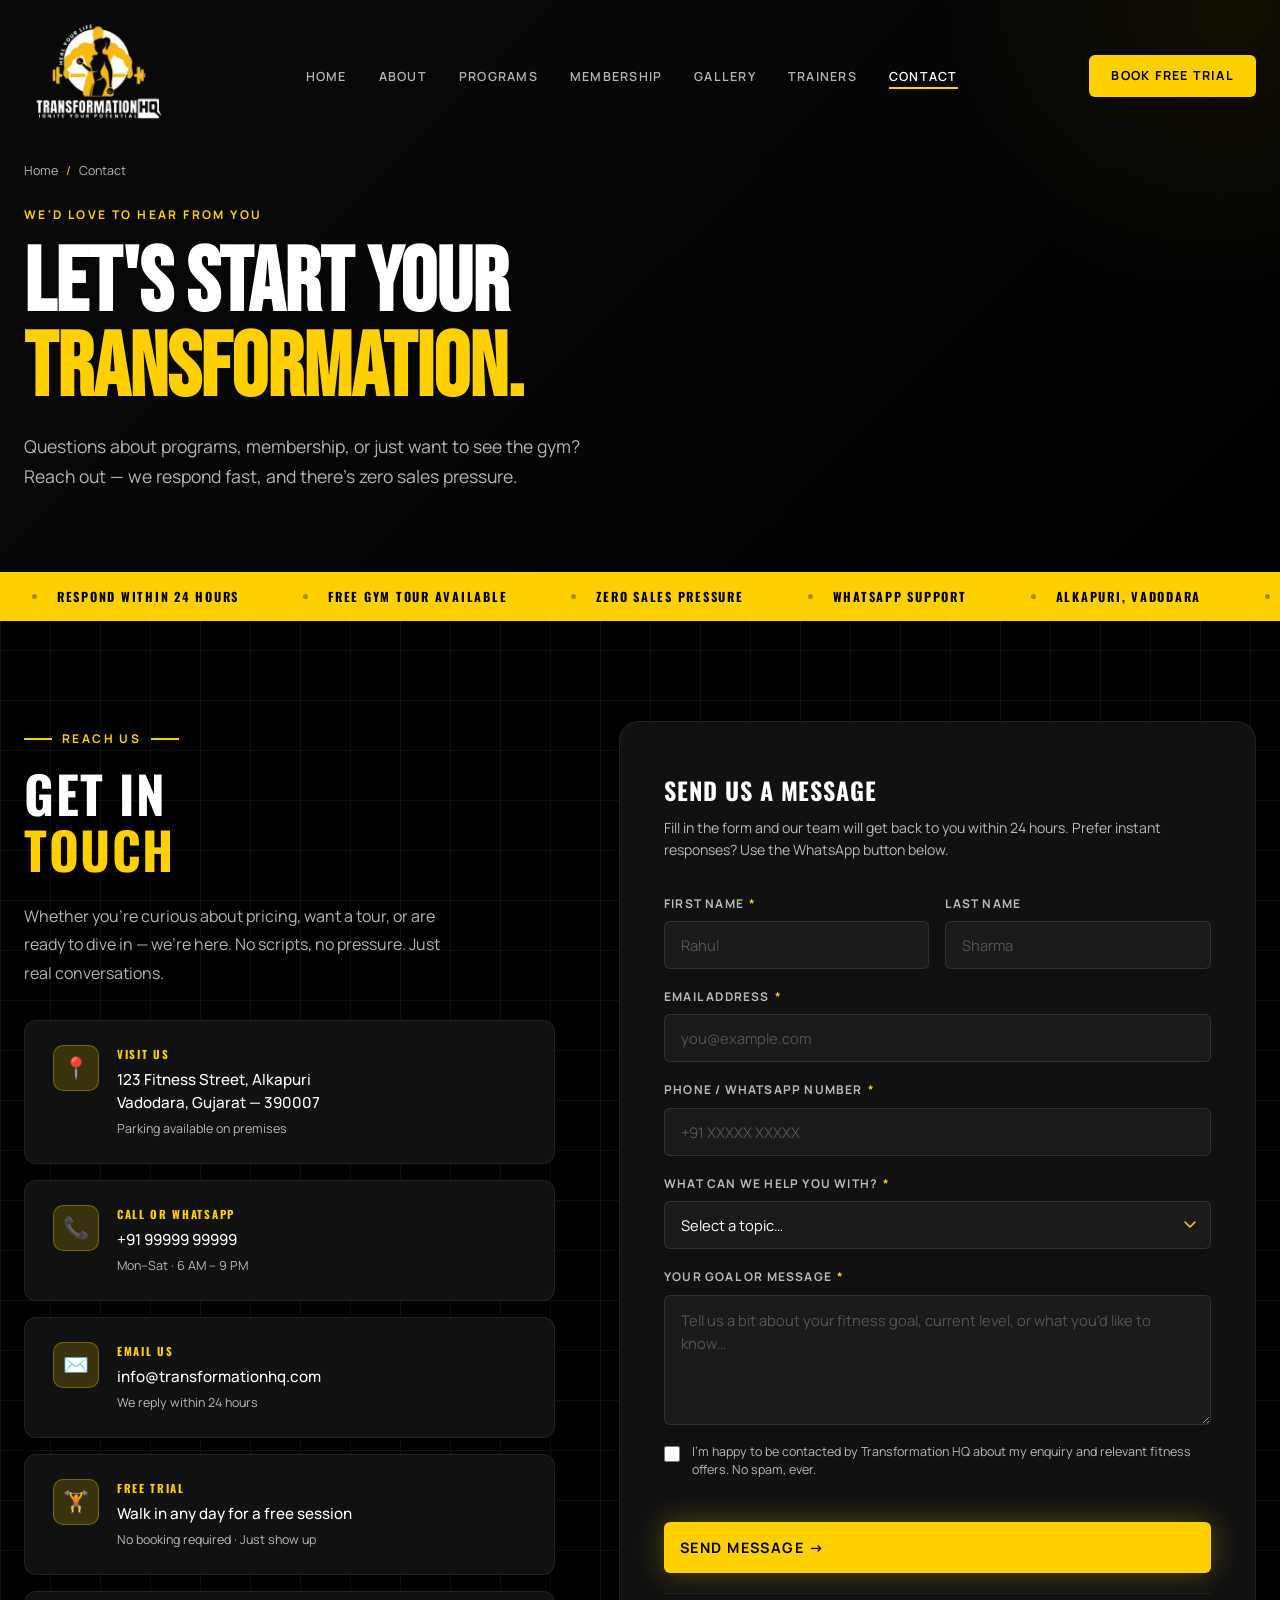
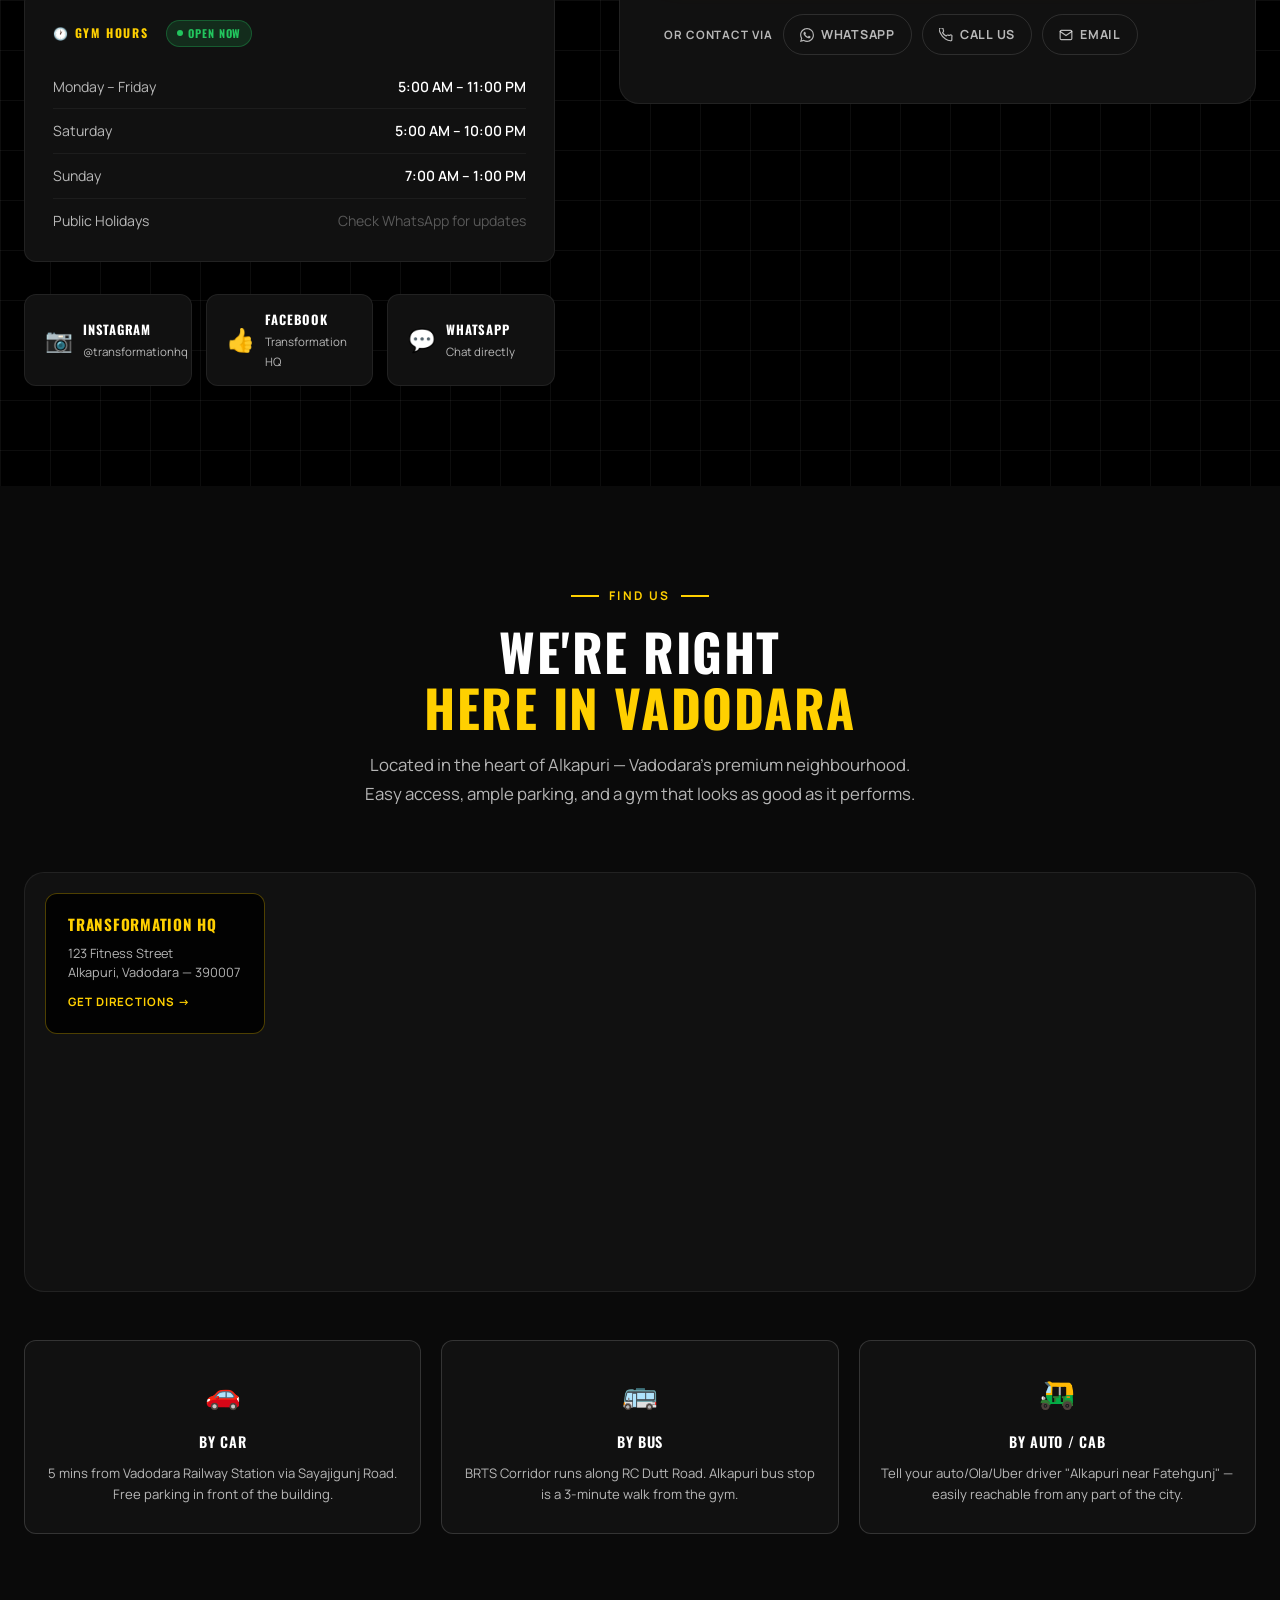
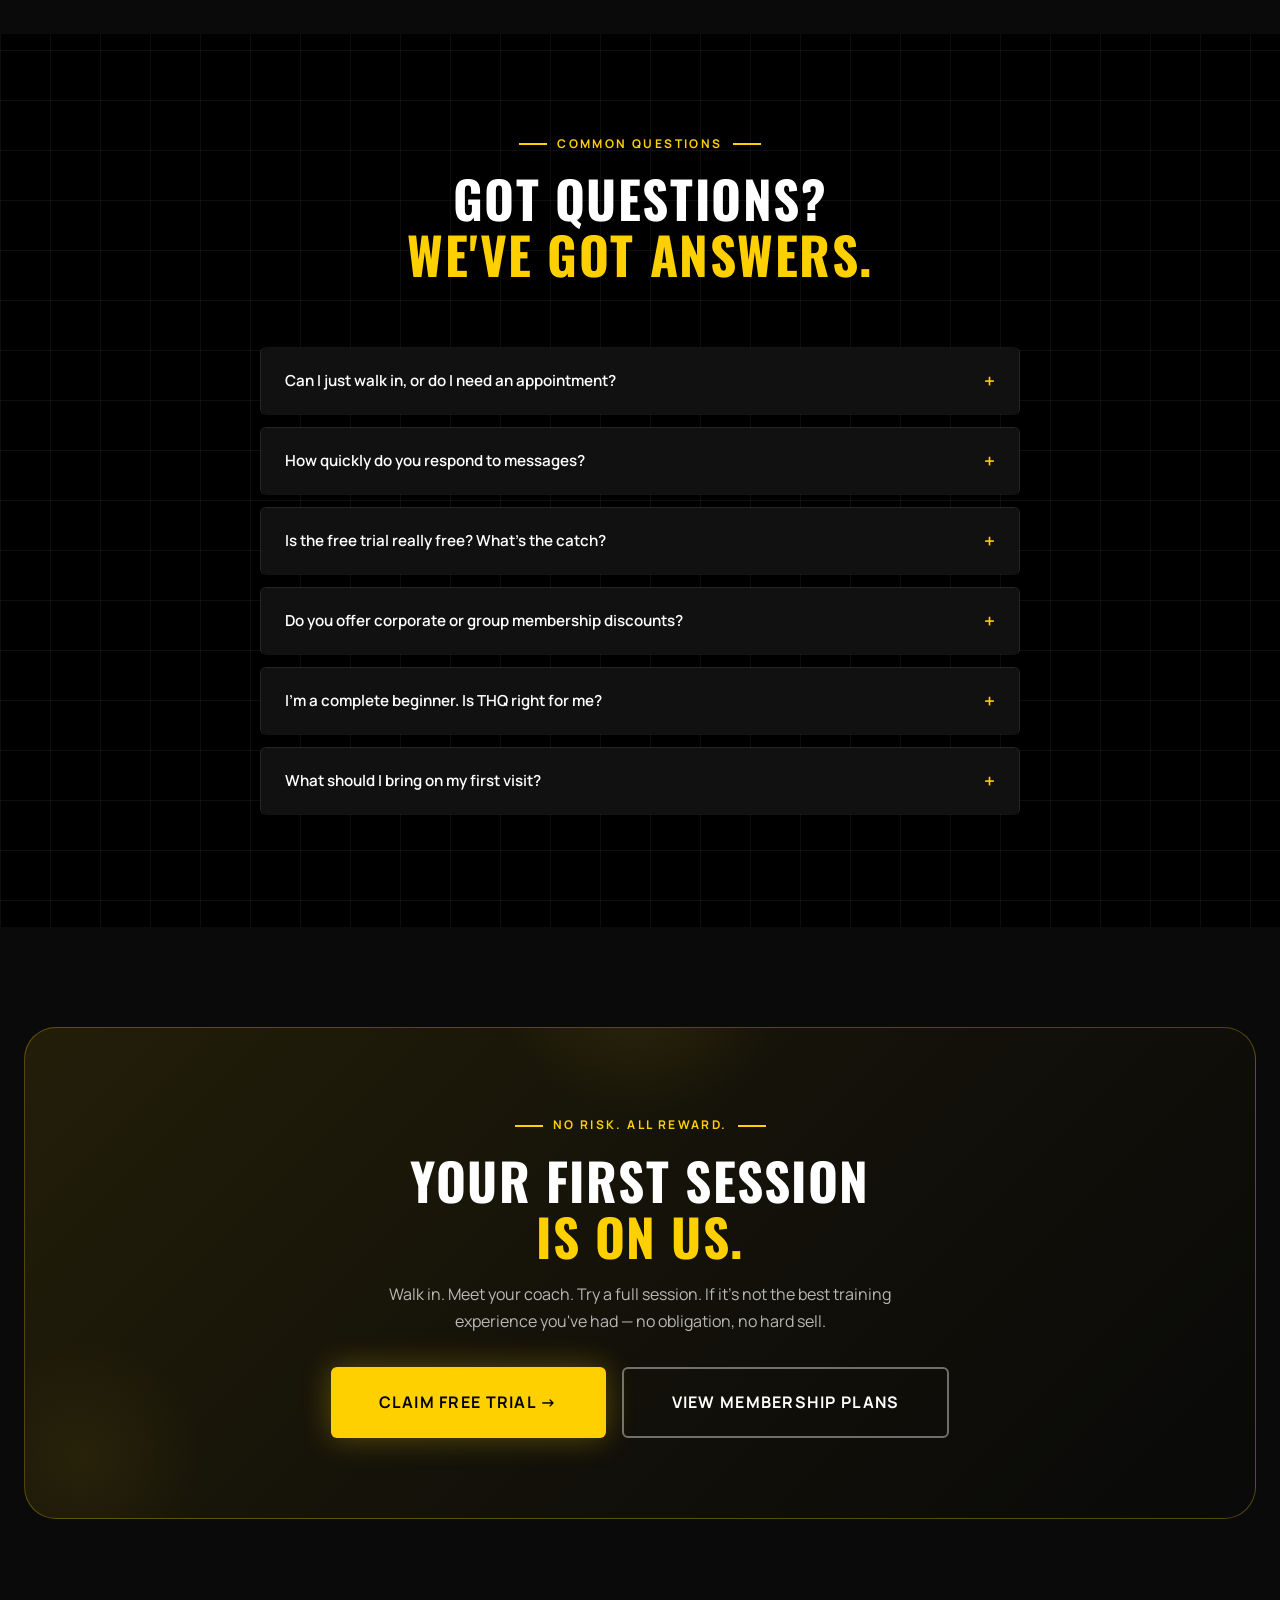
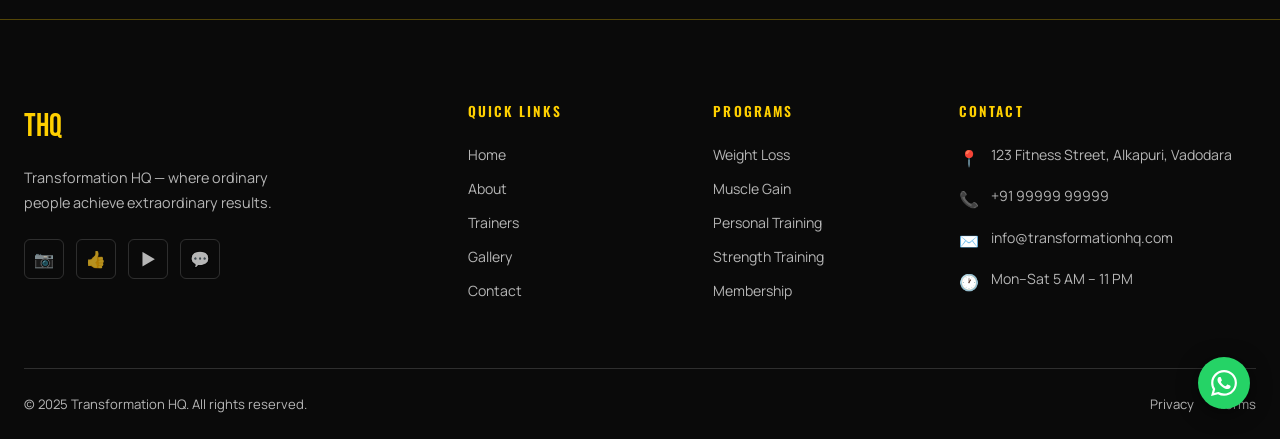
<file: contact.html>
<!-- ============================================================
                     TRANSFORMATION HQ
  ============================================================ -->

  <!------------------------------------------------
                    CONTACT PAGE
  ------------------------------------------------->

<!DOCTYPE html>
<html lang="en">
<head>
  <meta charset="UTF-8" />
  <meta name="viewport" content="width=device-width, initial-scale=1.0" />
  <meta name="description" content="Get in touch with Transformation HQ — Vadodara's premier fitness gym. Call, WhatsApp, email, or visit us in Alkapuri. We respond within 24 hours." />
  <title>Contact Us | Transformation HQ</title>
  <link rel="icon" type="image/png" href="assets/favicon1.png">
  <link rel="stylesheet" href="style.css" />
</head>
<body>

  <div id="scroll-progress"></div>

  <!-- ============================================================
       NAVBAR
  ============================================================ -->
  <nav class="navbar" role="navigation" aria-label="Main navigation">
    <div class="nav-inner">
      <a href="index.html" class="nav-logo" aria-label="Transformation HQ home">
        <img src="assets/logo.png" alt="Transformation HQ" width="150">
      </a>
      <ul class="nav-links" role="list">
        <li><a href="index.html">Home</a></li>
        <li><a href="about.html">About</a></li>
        <li><a href="programs.html">Programs</a></li>
        <li><a href="membership.html">Membership</a></li>
        <li><a href="gallery.html">Gallery</a></li>
        <li><a href="trainers.html">Trainers</a></li>
        <li><a href="contact.html" class="active">Contact</a></li>
      </ul>
      <a href="free-trial.html" class="nav-cta">Book Free Trial</a>
      <button class="nav-toggle" id="nav-toggle" aria-label="Open menu" aria-expanded="false">
        <span></span><span></span><span></span>
      </button>
    </div>
  </nav>

  <!-- Mobile Nav -->
  <div class="nav-mobile" id="nav-mobile" aria-hidden="true">
    <a href="index.html">Home</a>
    <a href="about.html">About</a>
    <a href="programs.html">Programs</a>
    <a href="membership.html">Membership</a>
    <a href="gallery.html">Gallery</a>
    <a href="trainers.html">Trainers</a>
    <a href="contact.html" class="active">Contact</a>
    <a href="free-trial.html" class="nav-cta-mobile">Book Free Trial</a>
  </div>

  <main>

    <!-- ============================================================
         PAGE HERO
    ============================================================ -->
    <section class="page-hero" aria-label="Contact us">
      <div class="container">
        <div class="breadcrumb">
          <a href="index.html">Home</a>
          <span class="breadcrumb-sep">/</span>
          <span>Contact</span>
        </div>
        <div class="page-hero-eyebrow">We'd Love to Hear From You</div>
        <h1 class="reveal">Let's Start Your<br/><span class="text-gold">Transformation.</span></h1>
        <p class="reveal delay-100">Questions about programs, membership, or just want to see the gym? Reach out — we respond fast, and there's zero sales pressure.</p>
      </div>
    </section>

    <!-- ============================================================
         TICKER
    ============================================================ -->
    <div class="ticker-wrap" aria-hidden="true">
      <div class="ticker-inner">
        <div class="ticker-item"><span class="ticker-sep"></span> Respond Within 24 Hours</div>
        <div class="ticker-item"><span class="ticker-sep"></span> Free Gym Tour Available</div>
        <div class="ticker-item"><span class="ticker-sep"></span> Zero Sales Pressure</div>
        <div class="ticker-item"><span class="ticker-sep"></span> WhatsApp Support</div>
        <div class="ticker-item"><span class="ticker-sep"></span> Alkapuri, Vadodara</div>
        <div class="ticker-item"><span class="ticker-sep"></span> Open 5 AM – 11 PM</div>
        <div class="ticker-item"><span class="ticker-sep"></span> Book a Free Trial</div>
        <div class="ticker-item"><span class="ticker-sep"></span> Expert Coaches on Call</div>
      </div>
    </div>

    <!-- ============================================================
         CONTACT GRID — INFO + FORM
    ============================================================ -->
    <section class="section" aria-label="Contact information and form">
      <div class="container">
        <div class="contact-grid">

          <!-- LEFT: Info -->
          <div>
            <div class="eyebrow">Reach Us</div>
            <h2 class="heading-xl mb-24 reveal">Get In<br/><span class="text-gold">Touch</span></h2>
            <p class="text-muted mb-32 reveal delay-100" style="max-width:420px;line-height:1.8;">Whether you're curious about pricing, want a tour, or are ready to dive in — we're here. No scripts, no pressure. Just real conversations.</p>

            <div class="contact-info-stack">

              <div class="contact-info-card reveal">
                <div class="contact-info-icon">📍</div>
                <div>
                  <div class="contact-info-label">Visit Us</div>
                  <div class="contact-info-value">123 Fitness Street, Alkapuri<br/>Vadodara, Gujarat — 390007</div>
                  <div class="contact-info-sub">Parking available on premises</div>
                </div>
              </div>

              <div class="contact-info-card reveal delay-100">
                <div class="contact-info-icon">📞</div>
                <div>
                  <div class="contact-info-label">Call or WhatsApp</div>
                  <div class="contact-info-value">
                    <a href="tel:+919999999999">+91 99999 99999</a>
                  </div>
                  <div class="contact-info-sub">Mon–Sat · 6 AM – 9 PM</div>
                </div>
              </div>

              <div class="contact-info-card reveal delay-200">
                <div class="contact-info-icon">✉️</div>
                <div>
                  <div class="contact-info-label">Email Us</div>
                  <div class="contact-info-value">
                    <a href="mailto:info@transformationhq.com">info@transformationhq.com</a>
                  </div>
                  <div class="contact-info-sub">We reply within 24 hours</div>
                </div>
              </div>

              <div class="contact-info-card reveal delay-300">
                <div class="contact-info-icon">🏋️</div>
                <div>
                  <div class="contact-info-label">Free Trial</div>
                  <div class="contact-info-value">Walk in any day for a free session</div>
                  <div class="contact-info-sub">No booking required · Just show up</div>
                </div>
              </div>

            </div>

            <!-- Hours -->
            <div class="hours-card reveal">
              <div class="hours-card-title">
                🕐 Gym Hours &nbsp;<span class="hours-badge">Open Now</span>
              </div>
              <div class="hours-row">
                <span class="hours-day">Monday – Friday</span>
                <span class="hours-time">5:00 AM – 11:00 PM</span>
              </div>
              <div class="hours-row">
                <span class="hours-day">Saturday</span>
                <span class="hours-time">5:00 AM – 10:00 PM</span>
              </div>
              <div class="hours-row">
                <span class="hours-day">Sunday</span>
                <span class="hours-time">7:00 AM – 1:00 PM</span>
              </div>
              <div class="hours-row">
                <span class="hours-day">Public Holidays</span>
                <span class="hours-time closed">Check WhatsApp for updates</span>
              </div>
            </div>

            <!-- Social Strip -->
            <div class="social-strip reveal">
              <a href="#" class="social-link-card" aria-label="Instagram">
                <span class="social-link-icon">📷</span>
                <div>
                  <div class="social-link-name">Instagram</div>
                  <div class="social-link-handle">@transformationhq</div>
                </div>
              </a>
              <a href="#" class="social-link-card" aria-label="Facebook">
                <span class="social-link-icon">👍</span>
                <div>
                  <div class="social-link-name">Facebook</div>
                  <div class="social-link-handle">Transformation HQ</div>
                </div>
              </a>
              <a href="https://wa.me/919999999999?text=Hi%2C%20I%27m%20interested%20in%20joining%20THQ!" target="_blank" rel="noopener noreferrer" class="social-link-card" aria-label="WhatsApp">
                <span class="social-link-icon">💬</span>
                <div>
                  <div class="social-link-name">WhatsApp</div>
                  <div class="social-link-handle">Chat directly</div>
                </div>
              </a>
            </div>
          </div>

          <!-- RIGHT: Form -->
          <div class="contact-form-wrap reveal-right">
            <div class="contact-form-title">Send Us a Message</div>
            <div class="contact-form-subtitle">Fill in the form and our team will get back to you within 24 hours. Prefer instant responses? Use the WhatsApp button below.</div>

            <form id="contact-form" data-validate-form novalidate>

              <div class="form-grid-2">
                <div class="form-group">
                  <label class="form-label" for="contact-fname">First Name <span class="req">*</span></label>
                  <input type="text" id="contact-fname" name="fname" class="form-input" placeholder="Rahul" data-validate="required" autocomplete="given-name" />
                </div>
                <div class="form-group">
                  <label class="form-label" for="contact-lname">Last Name</label>
                  <input type="text" id="contact-lname" name="lname" class="form-input" placeholder="Sharma" autocomplete="family-name" />
                </div>
              </div>

              <div class="form-group">
                <label class="form-label" for="contact-email">Email Address <span class="req">*</span></label>
                <input type="email" id="contact-email" name="email" class="form-input" placeholder="you@example.com" data-validate="required|email" autocomplete="email" />
              </div>

              <div class="form-group">
                <label class="form-label" for="contact-phone">Phone / WhatsApp Number <span class="req">*</span></label>
                <input type="tel" id="contact-phone" name="phone" class="form-input" placeholder="+91 XXXXX XXXXX" data-validate="required|phone" autocomplete="tel" />
              </div>

              <div class="form-group">
                <label class="form-label" for="contact-topic">What Can We Help You With? <span class="req">*</span></label>
                <select id="contact-topic" name="topic" class="form-select" data-validate="required">
                  <option value="" disabled selected>Select a topic…</option>
                  <option value="membership">Membership &amp; Pricing</option>
                  <option value="trial">Book a Free Trial</option>
                  <option value="programs">Programs &amp; Training</option>
                  <option value="pt">Personal Training Enquiry</option>
                  <option value="nutrition">Nutrition Coaching</option>
                  <option value="corporate">Corporate / Group Packages</option>
                  <option value="tour">Gym Tour</option>
                  <option value="other">Other / General Enquiry</option>
                </select>
              </div>

              <div class="form-group">
                <label class="form-label" for="contact-goal">Your Goal or Message <span class="req">*</span></label>
                <textarea id="contact-goal" name="message" class="form-textarea" placeholder="Tell us a bit about your fitness goal, current level, or what you'd like to know…" data-validate="required|min:10" style="min-height:130px;"></textarea>
              </div>

              <div class="form-group" style="flex-direction:row;align-items:flex-start;gap:12px;margin-top:4px;">
                <input type="checkbox" id="contact-consent" name="consent" style="margin-top:3px;accent-color:var(--gold);width:16px;height:16px;flex-shrink:0;" />
                <label for="contact-consent" style="font-size:0.78rem;color:var(--white-muted);cursor:pointer;line-height:1.5;">
                  I'm happy to be contacted by Transformation HQ about my enquiry and relevant fitness offers. No spam, ever.
                </label>
              </div>

              <button type="submit" class="btn btn-primary contact-form-submit">
                Send Message →
              </button>

              <div class="quick-contact-row">
                <span style="font-size:0.72rem;color:var(--white-muted);align-self:center;text-transform:uppercase;letter-spacing:.08em;font-weight:700;">Or contact via</span>
                <a href="https://wa.me/919999999999?text=Hi%2C%20I%27m%20interested%20in%20Transformation%20HQ!" target="_blank" rel="noopener noreferrer" class="quick-chip whatsapp">
                  <svg viewBox="0 0 24 24" width="14" height="14" fill="currentColor"><path d="M17.472 14.382c-.297-.149-1.758-.867-2.03-.967-.273-.099-.471-.148-.67.15-.197.297-.767.966-.94 1.164-.173.199-.347.223-.644.075-.297-.15-1.255-.463-2.39-1.475-.883-.788-1.48-1.761-1.653-2.059-.173-.297-.018-.458.13-.606.134-.133.298-.347.446-.52.149-.174.198-.298.298-.497.099-.198.05-.371-.025-.52-.075-.149-.669-1.612-.916-2.207-.242-.579-.487-.5-.669-.51-.173-.008-.371-.01-.57-.01-.198 0-.52.074-.792.372-.272.297-1.04 1.016-1.04 2.479 0 1.462 1.065 2.875 1.213 3.074.149.198 2.096 3.2 5.077 4.487.709.306 1.262.489 1.694.625.712.227 1.36.195 1.871.118.571-.085 1.758-.719 2.006-1.413.248-.694.248-1.289.173-1.413-.074-.124-.272-.198-.57-.347m-5.421 7.403h-.004a9.87 9.87 0 01-5.031-1.378l-.361-.214-3.741.982.998-3.648-.235-.374a9.86 9.86 0 01-1.51-5.26c.001-5.45 4.436-9.884 9.888-9.884 2.64 0 5.122 1.03 6.988 2.898a9.825 9.825 0 012.893 6.994c-.003 5.45-4.437 9.884-9.885 9.884m8.413-18.297A11.815 11.815 0 0012.05 0C5.495 0 .16 5.335.157 11.892c0 2.096.547 4.142 1.588 5.945L.057 24l6.305-1.654a11.882 11.882 0 005.683 1.448h.005c6.554 0 11.89-5.335 11.893-11.893a11.821 11.821 0 00-3.48-8.413z"/></svg>
                  WhatsApp
                </a>
                <a href="tel:+919999999999" class="quick-chip">
                  <svg viewBox="0 0 24 24" width="14" height="14" fill="none" stroke="currentColor" stroke-width="2" stroke-linecap="round" stroke-linejoin="round"><path d="M22 16.92v3a2 2 0 01-2.18 2 19.79 19.79 0 01-8.63-3.07A19.5 19.5 0 013.07 9.81 19.79 19.79 0 01.08 1.22 2 2 0 012.06 0h3a2 2 0 012 1.72c.127.96.361 1.903.7 2.81a2 2 0 01-.45 2.11L6.09 7.91a16 16 0 006 6l1.27-1.27a2 2 0 012.11-.45c.907.339 1.85.573 2.81.7A2 2 0 0122 14.92z"></path></svg>
                  Call Us
                </a>
                <a href="mailto:info@transformationhq.com" class="quick-chip">
                  <svg viewBox="0 0 24 24" width="14" height="14" fill="none" stroke="currentColor" stroke-width="2" stroke-linecap="round" stroke-linejoin="round"><path d="M4 4h16c1.1 0 2 .9 2 2v12c0 1.1-.9 2-2 2H4c-1.1 0-2-.9-2-2V6c0-1.1.9-2 2-2z"></path><polyline points="22,6 12,13 2,6"></polyline></svg>
                  Email
                </a>
              </div>

            </form>

            <!-- Success State -->
            <div class="success-screen" id="contact-success">
              <div class="success-screen-icon">✅</div>
              <div class="success-screen-title">Message <span class="text-gold">Received!</span></div>
              <p class="success-screen-msg">Thanks for reaching out. Our team will get back to you within 24 hours. Check your WhatsApp too — we often reply there first.</p>
              <a href="free-trial.html" class="btn btn-primary">Book Your Free Trial →</a>
            </div>
          </div>

        </div>
      </div>
    </section>

    <!-- ============================================================
         MAP SECTION
    ============================================================ -->
    <section class="section map-section" aria-label="Our location">
      <div class="container">
        <div class="section-header centered">
          <div class="eyebrow">Find Us</div>
          <h2 class="heading-xl reveal">We're Right<br/><span class="text-gold">Here in Vadodara</span></h2>
          <p class="reveal delay-100">Located in the heart of Alkapuri — Vadodara's premium neighbourhood. Easy access, ample parking, and a gym that looks as good as it performs.</p>
        </div>

        <div class="map-embed-wrap reveal">
          <!-- Google Maps embed — replace with actual embed URL -->
          <iframe
            src="https://www.google.com/maps/embed?pb=!1m18!1m12!1m3!1d3691.167!2d73.1812!3d22.3119!2m3!1f0!2f0!3f0!3m2!1i1024!2i768!4f13.1!3m3!1m2!1s0x395fcf3b26f98e75%3A0x37ba5ab2bb8eed5c!2sAlkapuri%2C%20Vadodara%2C%20Gujarat!5e0!3m2!1sen!2sin!4v1700000000000"
            allowfullscreen=""
            loading="lazy"
            referrerpolicy="no-referrer-when-downgrade"
            title="Transformation HQ location — Alkapuri, Vadodara"
            aria-label="Google map showing gym location">
          </iframe>
          <div class="map-overlay-card">
            <div class="map-overlay-name">Transformation HQ</div>
            <div class="map-overlay-addr">123 Fitness Street<br/>Alkapuri, Vadodara — 390007</div>
            <a href="https://maps.google.com/?q=Alkapuri+Vadodara" target="_blank" rel="noopener noreferrer" class="map-directions-btn">
              Get Directions →
            </a>
          </div>
        </div>

        <!-- Nearby landmarks / directions -->
        <div class="grid-3 reveal" style="margin-top:48px;gap:20px;">
          <div class="card" style="text-align:center;padding:28px 20px;">
            <div style="font-size:1.8rem;margin-bottom:12px;">🚗</div>
            <div class="heading-md mb-8" style="font-size:.9rem;">By Car</div>
            <p style="font-size:.82rem;color:var(--white-muted);line-height:1.6;">5 mins from Vadodara Railway Station via Sayajigunj Road. Free parking in front of the building.</p>
          </div>
          <div class="card" style="text-align:center;padding:28px 20px;">
            <div style="font-size:1.8rem;margin-bottom:12px;">🚌</div>
            <div class="heading-md mb-8" style="font-size:.9rem;">By Bus</div>
            <p style="font-size:.82rem;color:var(--white-muted);line-height:1.6;">BRTS Corridor runs along RC Dutt Road. Alkapuri bus stop is a 3-minute walk from the gym.</p>
          </div>
          <div class="card" style="text-align:center;padding:28px 20px;">
            <div style="font-size:1.8rem;margin-bottom:12px;">🛺</div>
            <div class="heading-md mb-8" style="font-size:.9rem;">By Auto / Cab</div>
            <p style="font-size:.82rem;color:var(--white-muted);line-height:1.6;">Tell your auto/Ola/Uber driver "Alkapuri near Fatehgunj" — easily reachable from any part of the city.</p>
          </div>
        </div>

      </div>
    </section>

    <!-- ============================================================
         CONTACT FAQ
    ============================================================ -->
    <section class="section" aria-label="Frequently asked contact questions">
      <div class="container">
        <div class="section-header centered">
          <div class="eyebrow">Common Questions</div>
          <h2 class="heading-xl reveal">Got Questions?<br/><span class="text-gold">We've Got Answers.</span></h2>
        </div>

        <div class="faq-list contact-faq" style="max-width:760px;margin:0 auto;" role="list">

          <div class="faq-item reveal" role="listitem">
            <button class="faq-question" aria-expanded="false">
              Can I just walk in, or do I need an appointment?
              <span class="faq-icon" aria-hidden="true">+</span>
            </button>
            <div class="faq-answer">Walk-ins are always welcome! For a free trial session or a proper gym tour with one of our coaches, we'd love to know you're coming — you can WhatsApp or call us, or fill in the form above. That way we can ensure a coach is available to give you the full experience.</div>
          </div>

          <div class="faq-item reveal delay-100" role="listitem">
            <button class="faq-question" aria-expanded="false">
              How quickly do you respond to messages?
              <span class="faq-icon" aria-hidden="true">+</span>
            </button>
            <div class="faq-answer">We typically respond to WhatsApp and phone calls within minutes during gym hours (6 AM – 9 PM, Mon–Sat). Emails and form submissions are answered within 24 hours. For the fastest response, WhatsApp is your best bet.</div>
          </div>

          <div class="faq-item reveal delay-200" role="listitem">
            <button class="faq-question" aria-expanded="false">
              Is the free trial really free? What's the catch?
              <span class="faq-icon" aria-hidden="true">+</span>
            </button>
            <div class="faq-answer">No catch, genuinely. You get one full training session — with a qualified coach, using all our equipment — at zero cost. We don't give you a hard sell at the end. If you love it, you join. If you don't, no obligation whatsoever. We're confident the gym speaks for itself.</div>
          </div>

          <div class="faq-item reveal delay-100" role="listitem">
            <button class="faq-question" aria-expanded="false">
              Do you offer corporate or group membership discounts?
              <span class="faq-icon" aria-hidden="true">+</span>
            </button>
            <div class="faq-answer">Yes! For teams of 5 or more, we offer custom corporate packages that include group classes, personalised check-ins, and significant savings compared to individual memberships. Email us at info@transformationhq.com with "Corporate Enquiry" in the subject line, or select "Corporate / Group Packages" in the form above.</div>
          </div>

          <div class="faq-item reveal delay-200" role="listitem">
            <button class="faq-question" aria-expanded="false">
              I'm a complete beginner. Is THQ right for me?
              <span class="faq-icon" aria-hidden="true">+</span>
            </button>
            <div class="faq-answer">Absolutely — some of our biggest success stories started with people who had never touched a barbell. Our coaches are trained to meet you exactly where you are, build your fundamentals safely, and progress you at a pace that suits your body and goals. No judgement, ever.</div>
          </div>

          <div class="faq-item reveal delay-300" role="listitem">
            <button class="faq-question" aria-expanded="false">
              What should I bring on my first visit?
              <span class="faq-icon" aria-hidden="true">+</span>
            </button>
            <div class="faq-answer">Just yourself and comfortable workout clothes! We have changing rooms, showers, and lockers on site. Bring a water bottle if you have one (we also have a water station). If you're coming for a free trial, your coach will handle everything else.</div>
          </div>

        </div>
      </div>
    </section>

    <!-- ============================================================
         CTA
    ============================================================ -->
    <section class="section section--dark" aria-label="Call to action">
      <div class="container">
        <div class="cta-section reveal-scale">
          <div class="eyebrow" style="justify-content:center;">No Risk. All Reward.</div>
          <h2 class="heading-xl mb-16">Your First Session<br/><span class="text-gold">Is On Us.</span></h2>
          <p class="text-muted mb-32" style="max-width:520px;margin-left:auto;margin-right:auto;font-size:1rem;">Walk in. Meet your coach. Try a full session. If it's not the best training experience you've had — no obligation, no hard sell.</p>
          <div class="btn-group" style="justify-content:center;">
            <a href="free-trial.html" class="btn btn-primary btn-lg">Claim Free Trial →</a>
            <a href="membership.html" class="btn btn-outline btn-lg">View Membership Plans</a>
          </div>
        </div>
      </div>
    </section>

  </main>

  <!-- ============================================================
       FOOTER
  ============================================================ -->
  <footer class="footer">
    <div class="container">
      <div class="footer-grid">
        <div>
          <div class="footer-brand-name">THQ</div>
          <p class="footer-brand-desc">Transformation HQ — where ordinary people achieve extraordinary results.</p>
          <div class="footer-social">
            <a href="#" class="social-btn" aria-label="Instagram">📷</a>
            <a href="#" class="social-btn" aria-label="Facebook">👍</a>
            <a href="#" class="social-btn" aria-label="YouTube">▶️</a>
            <a href="https://wa.me/919999999999" class="social-btn" aria-label="WhatsApp">💬</a>
          </div>
        </div>
        <div>
          <div class="footer-heading">Quick Links</div>
          <ul class="footer-links">
            <li><a href="index.html">Home</a></li>
            <li><a href="about.html">About</a></li>
            <li><a href="trainers.html">Trainers</a></li>
            <li><a href="gallery.html">Gallery</a></li>
            <li><a href="contact.html">Contact</a></li>
          </ul>
        </div>
        <div>
          <div class="footer-heading">Programs</div>
          <ul class="footer-links">
            <li><a href="programs.html">Weight Loss</a></li>
            <li><a href="programs.html">Muscle Gain</a></li>
            <li><a href="programs.html">Personal Training</a></li>
            <li><a href="programs.html">Strength Training</a></li>
            <li><a href="membership.html">Membership</a></li>
          </ul>
        </div>
        <div>
          <div class="footer-heading">Contact</div>
          <div class="footer-contact-item"><span>📍</span><span>123 Fitness Street, Alkapuri, Vadodara</span></div>
          <div class="footer-contact-item"><span>📞</span><a href="tel:+919999999999" style="color:inherit;">+91 99999 99999</a></div>
          <div class="footer-contact-item"><span>✉️</span><a href="mailto:info@transformationhq.com" style="color:inherit;">info@transformationhq.com</a></div>
          <div class="footer-contact-item"><span>🕐</span><span>Mon–Sat 5 AM – 11 PM</span></div>
        </div>
      </div>
      <div class="footer-bottom">
        <p class="footer-copyright">&copy; 2025 Transformation HQ. All rights reserved.</p>
        <div class="footer-legal"><a href="#">Privacy</a><a href="#">Terms</a></div>
      </div>
    </div>
  </footer>

  <!-- ============================================================
       FLOATING ACTION BUTTONS
  ============================================================ -->
  <div class="floating-actions" aria-label="Quick actions">
    <button id="back-to-top" aria-label="Back to top" data-tooltip="Back to top">
      <svg viewBox="0 0 24 24" xmlns="http://www.w3.org/2000/svg" aria-hidden="true">
        <polyline points="18 15 12 9 6 15"></polyline>
      </svg>
    </button>
    <a href="https://wa.me/919999999999?text=Hi%2C%20I%27m%20interested%20in%20joining%20Transformation%20HQ!"
       target="_blank" rel="noopener noreferrer"
       class="floating-wa" aria-label="Chat on WhatsApp" data-tooltip="Chat on WhatsApp">
      <svg viewBox="0 0 24 24" xmlns="http://www.w3.org/2000/svg" aria-hidden="true">
        <path d="M17.472 14.382c-.297-.149-1.758-.867-2.03-.967-.273-.099-.471-.148-.67.15-.197.297-.767.966-.94 1.164-.173.199-.347.223-.644.075-.297-.15-1.255-.463-2.39-1.475-.883-.788-1.48-1.761-1.653-2.059-.173-.297-.018-.458.13-.606.134-.133.298-.347.446-.52.149-.174.198-.298.298-.497.099-.198.05-.371-.025-.52-.075-.149-.669-1.612-.916-2.207-.242-.579-.487-.5-.669-.51-.173-.008-.371-.01-.57-.01-.198 0-.52.074-.792.372-.272.297-1.04 1.016-1.04 2.479 0 1.462 1.065 2.875 1.213 3.074.149.198 2.096 3.2 5.077 4.487.709.306 1.262.489 1.694.625.712.227 1.36.195 1.871.118.571-.085 1.758-.719 2.006-1.413.248-.694.248-1.289.173-1.413-.074-.124-.272-.198-.57-.347m-5.421 7.403h-.004a9.87 9.87 0 01-5.031-1.378l-.361-.214-3.741.982.998-3.648-.235-.374a9.86 9.86 0 01-1.51-5.26c.001-5.45 4.436-9.884 9.888-9.884 2.64 0 5.122 1.03 6.988 2.898a9.825 9.825 0 012.893 6.994c-.003 5.45-4.437 9.884-9.885 9.884m8.413-18.297A11.815 11.815 0 0012.05 0C5.495 0 .16 5.335.157 11.892c0 2.096.547 4.142 1.588 5.945L.057 24l6.305-1.654a11.882 11.882 0 005.683 1.448h.005c6.554 0 11.89-5.335 11.893-11.893a11.821 11.821 0 00-3.48-8.413z"/>
      </svg>
    </a>
  </div>

  <script src="main.js"></script>
</body>
</html>
</file>
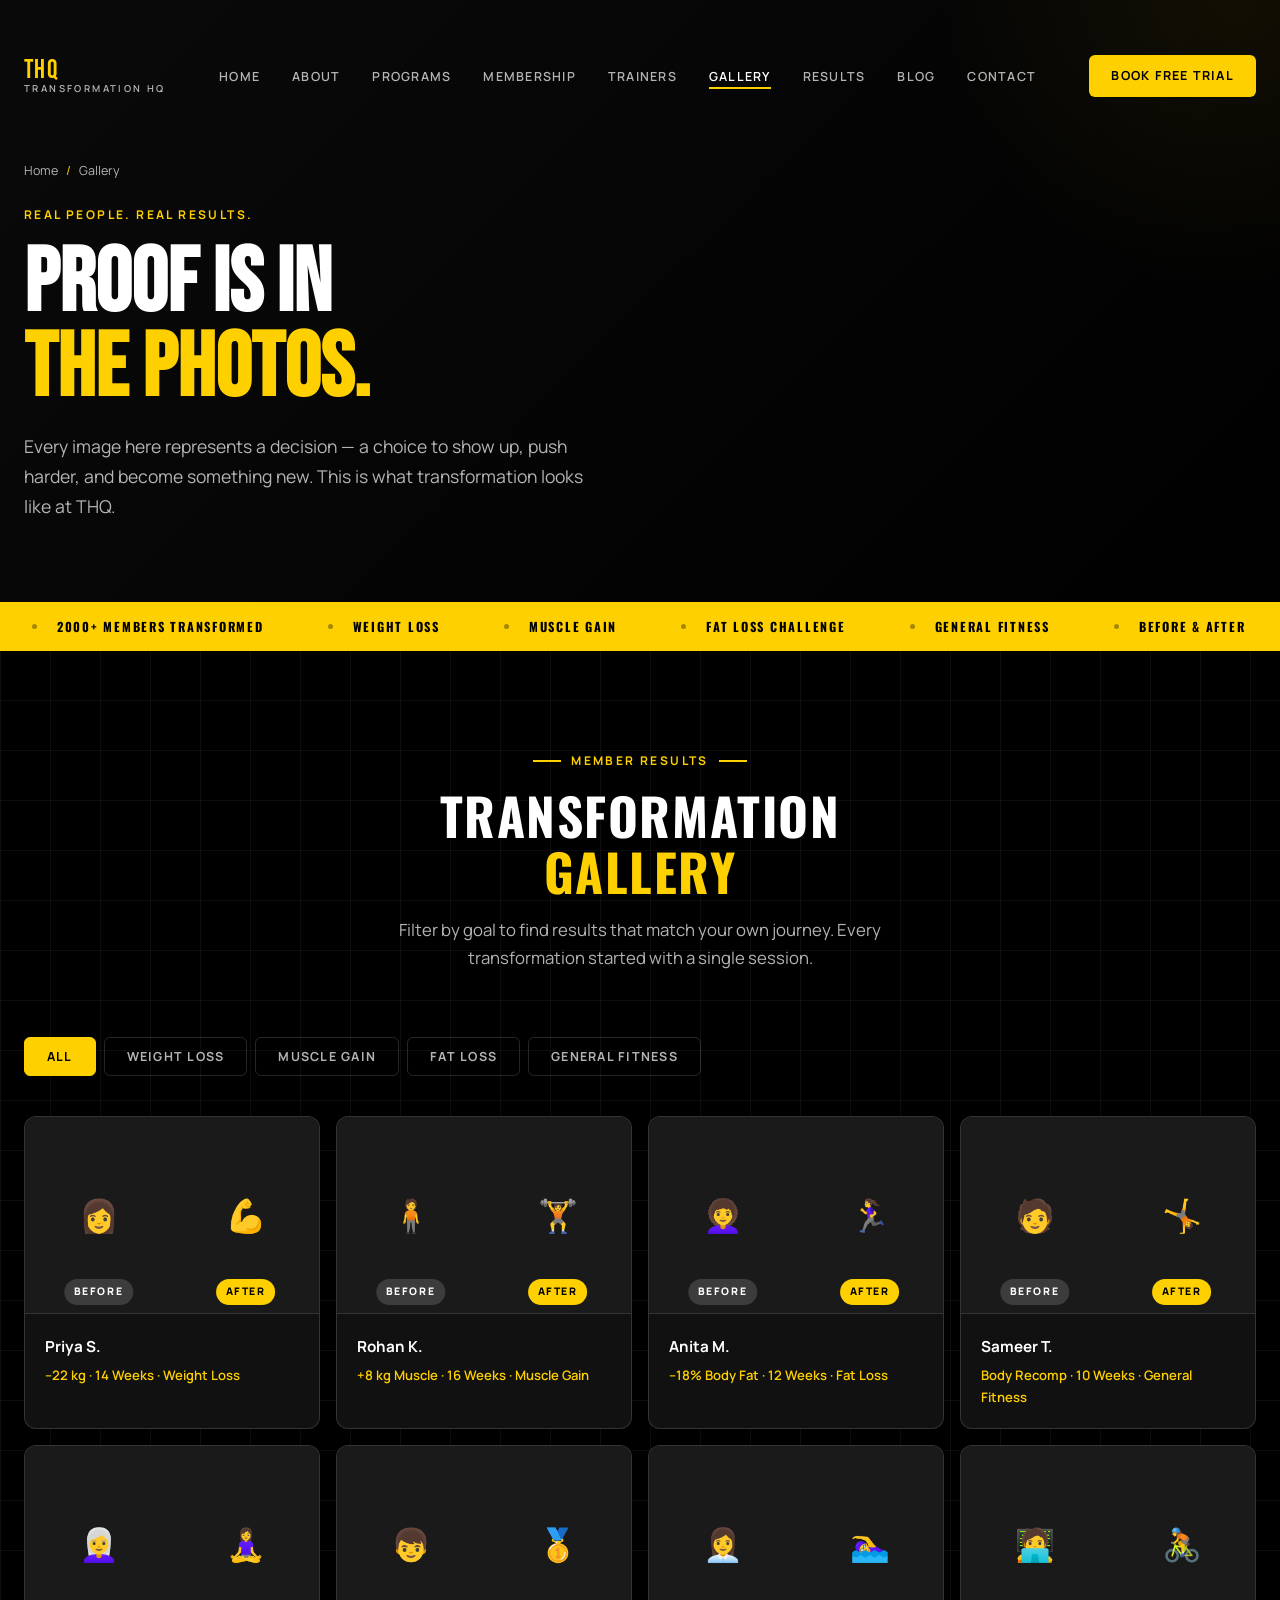
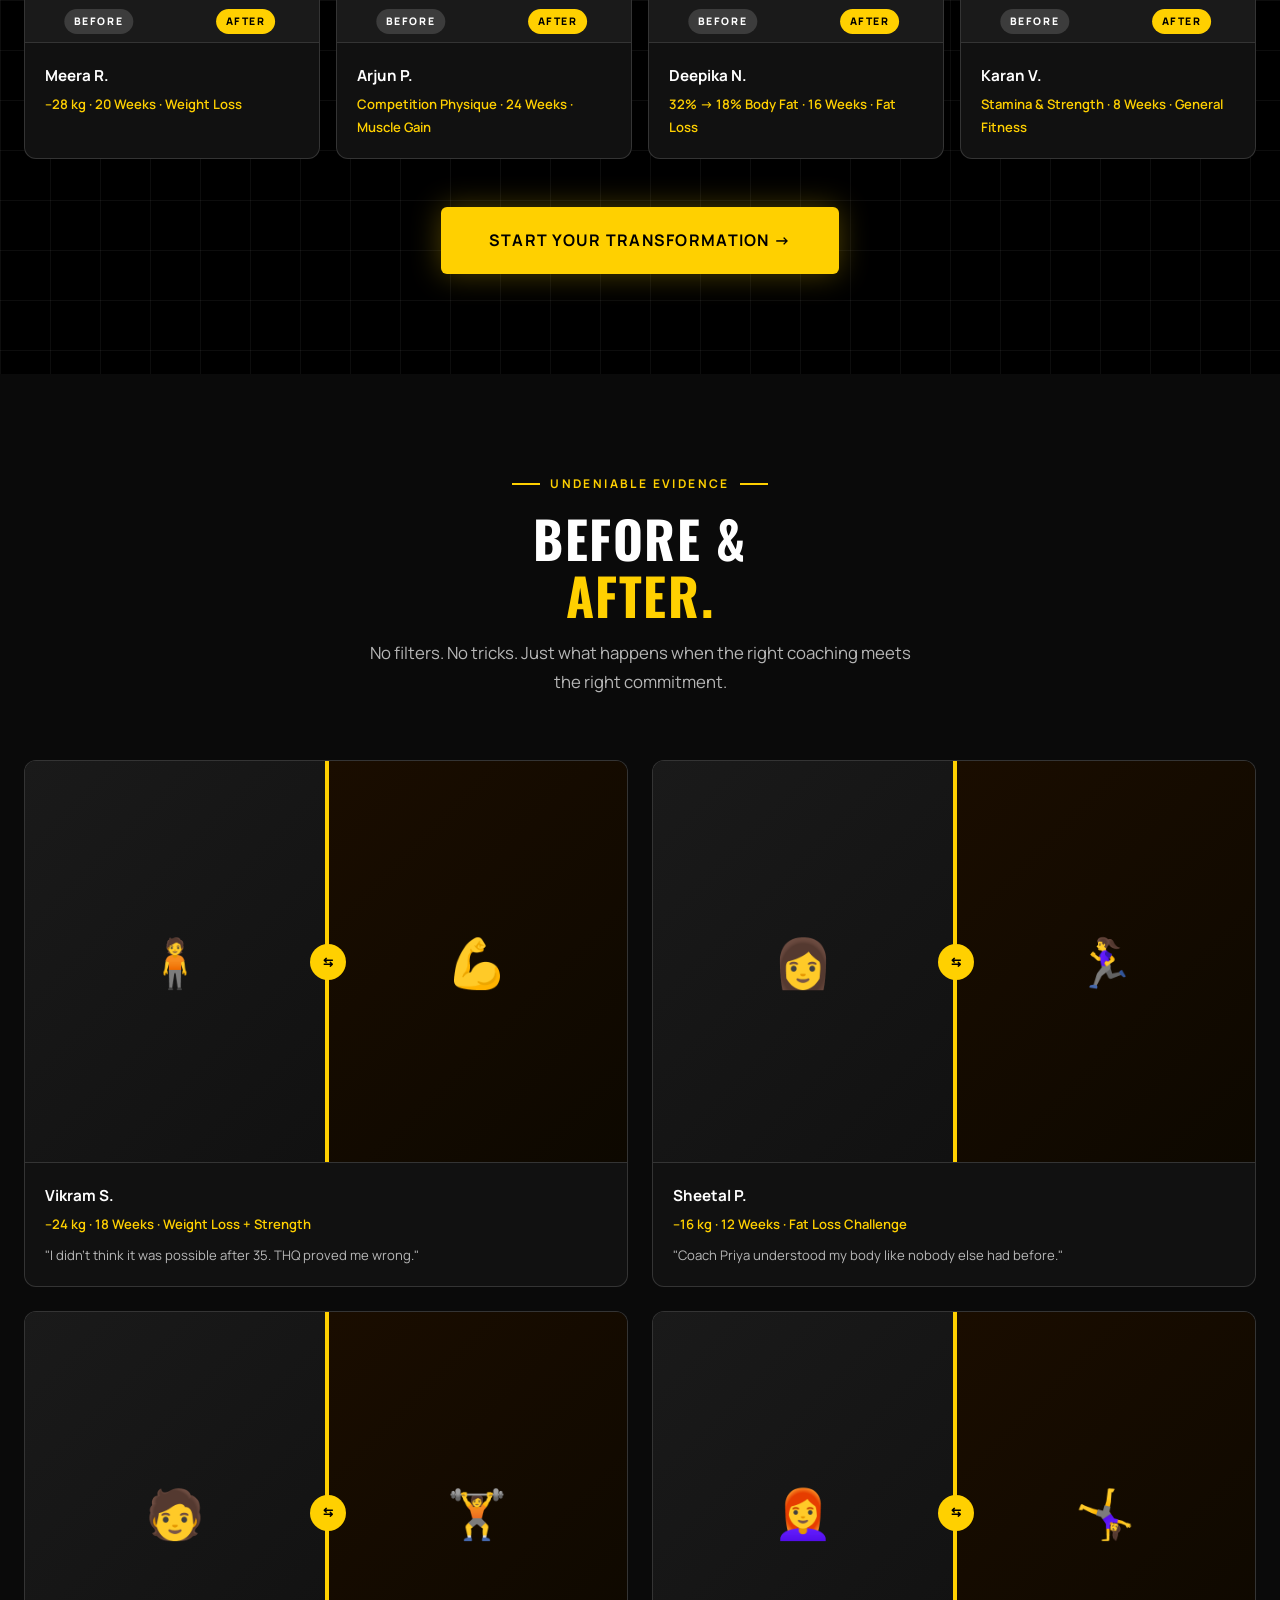
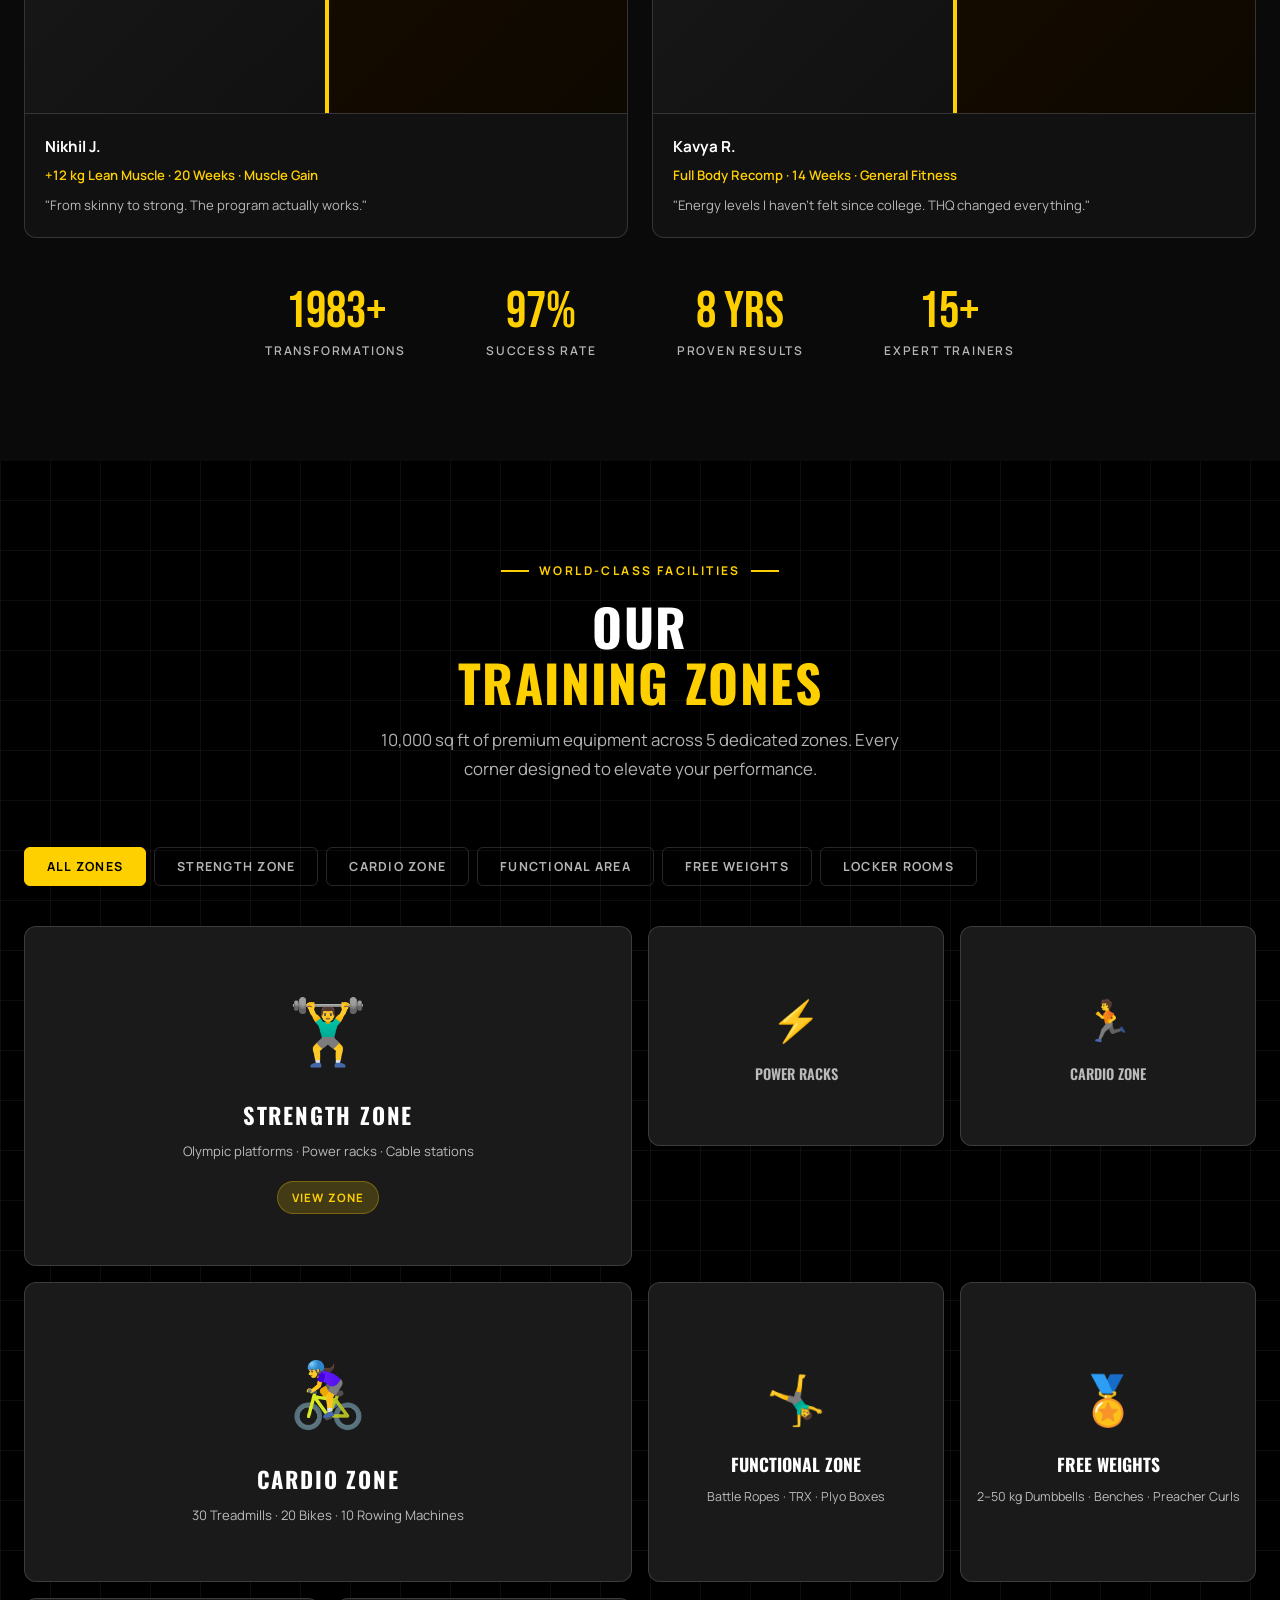
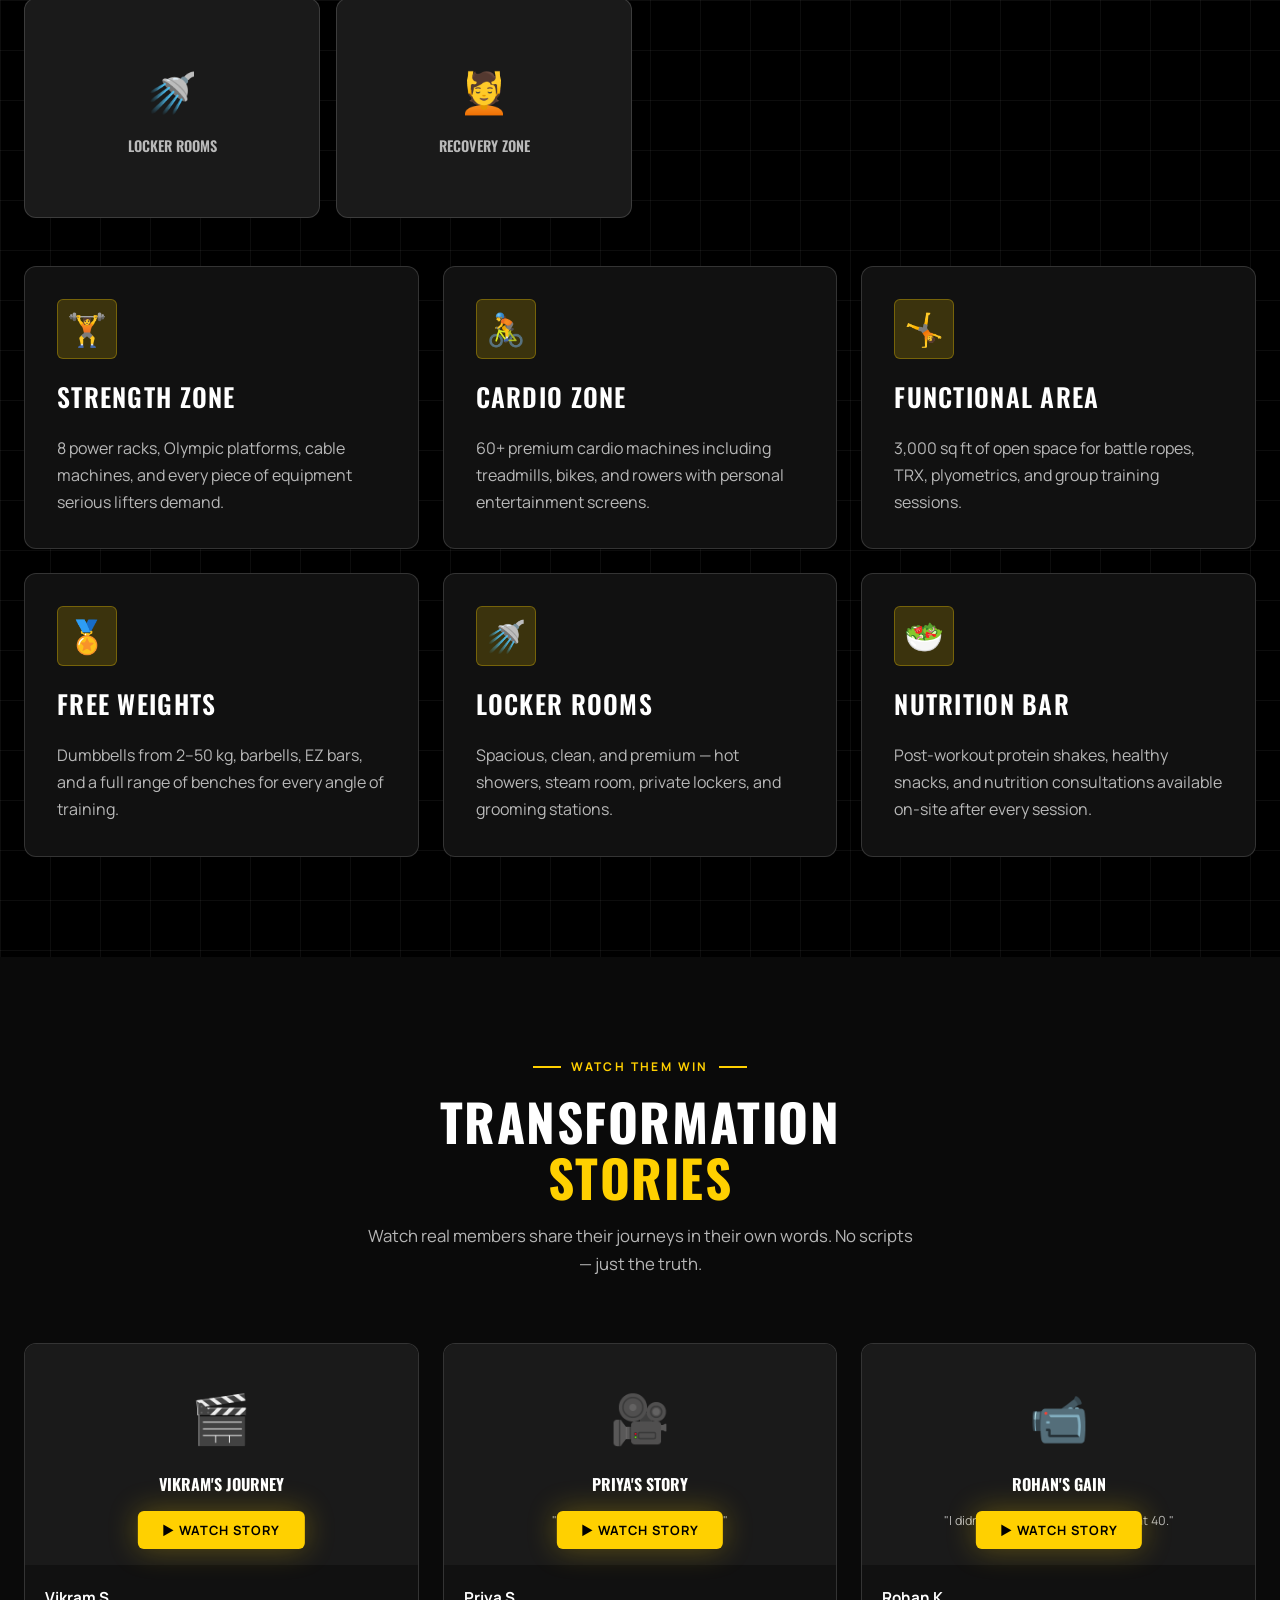
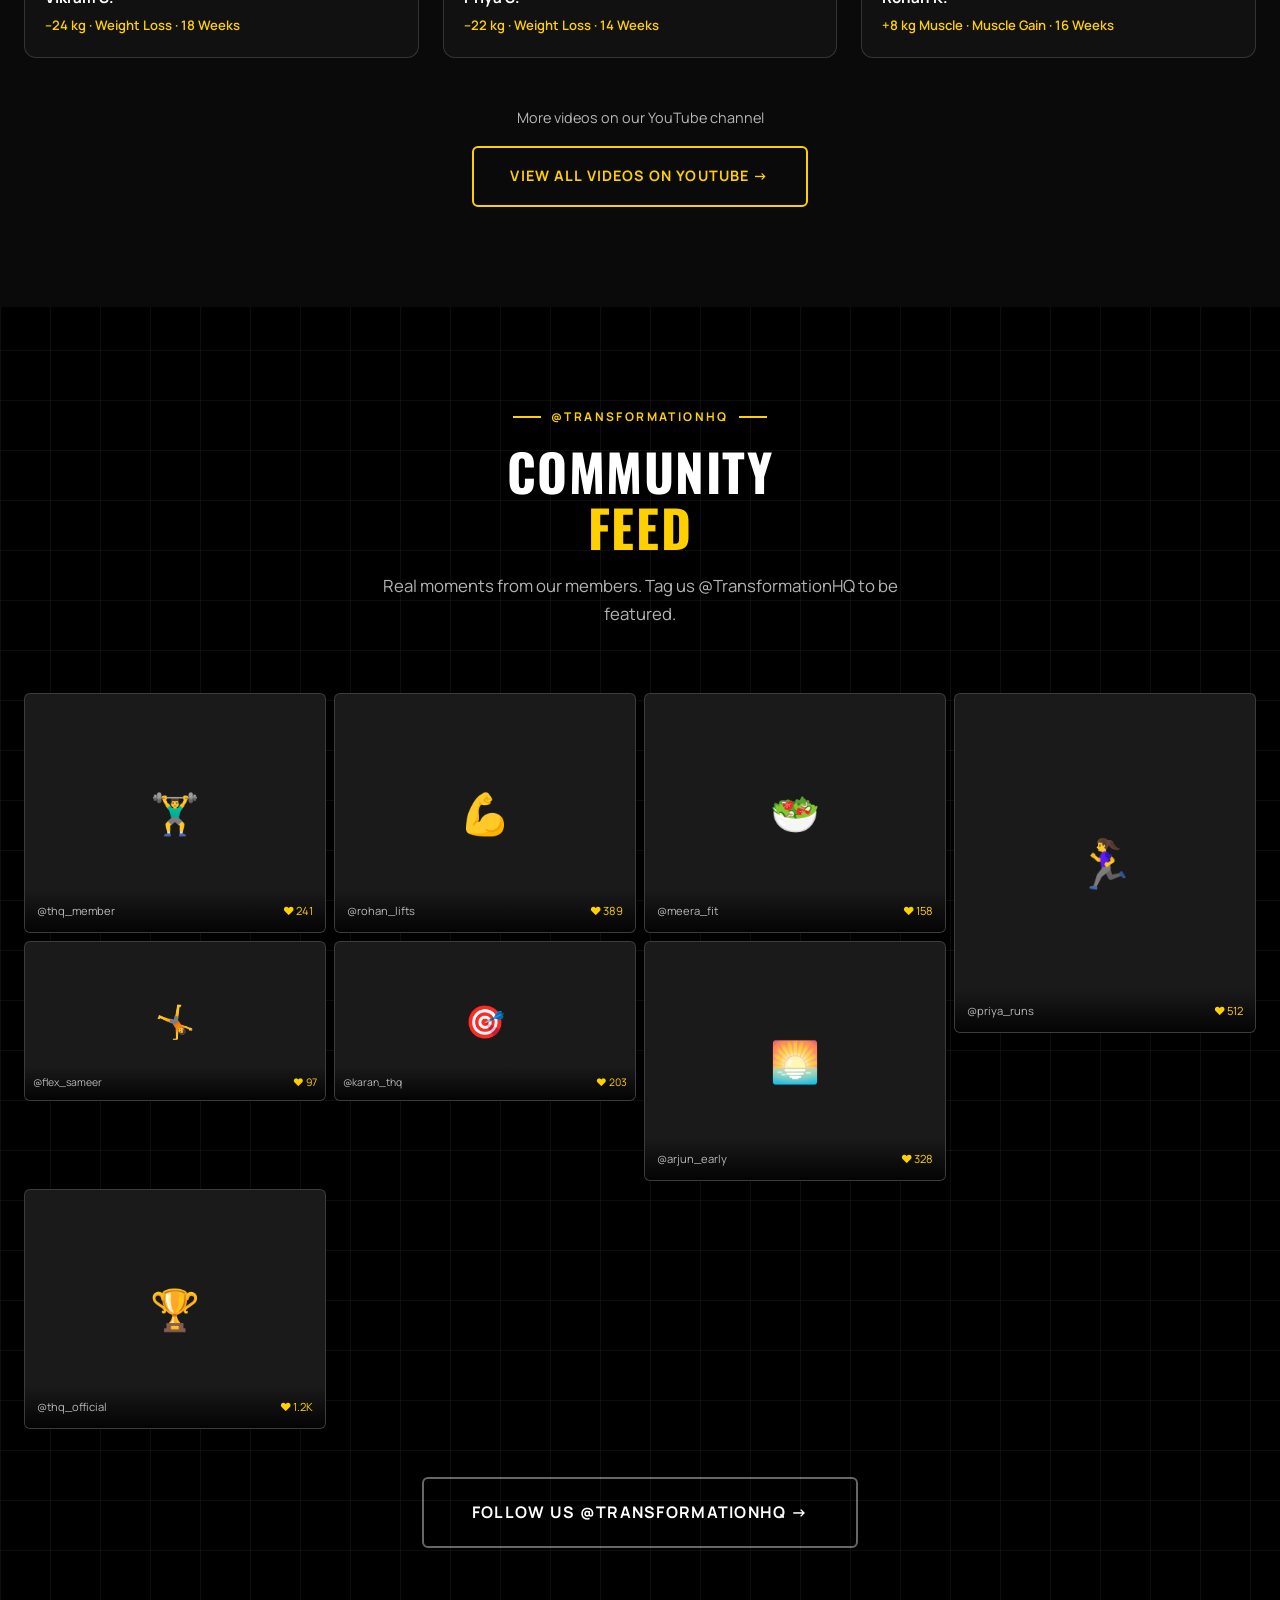
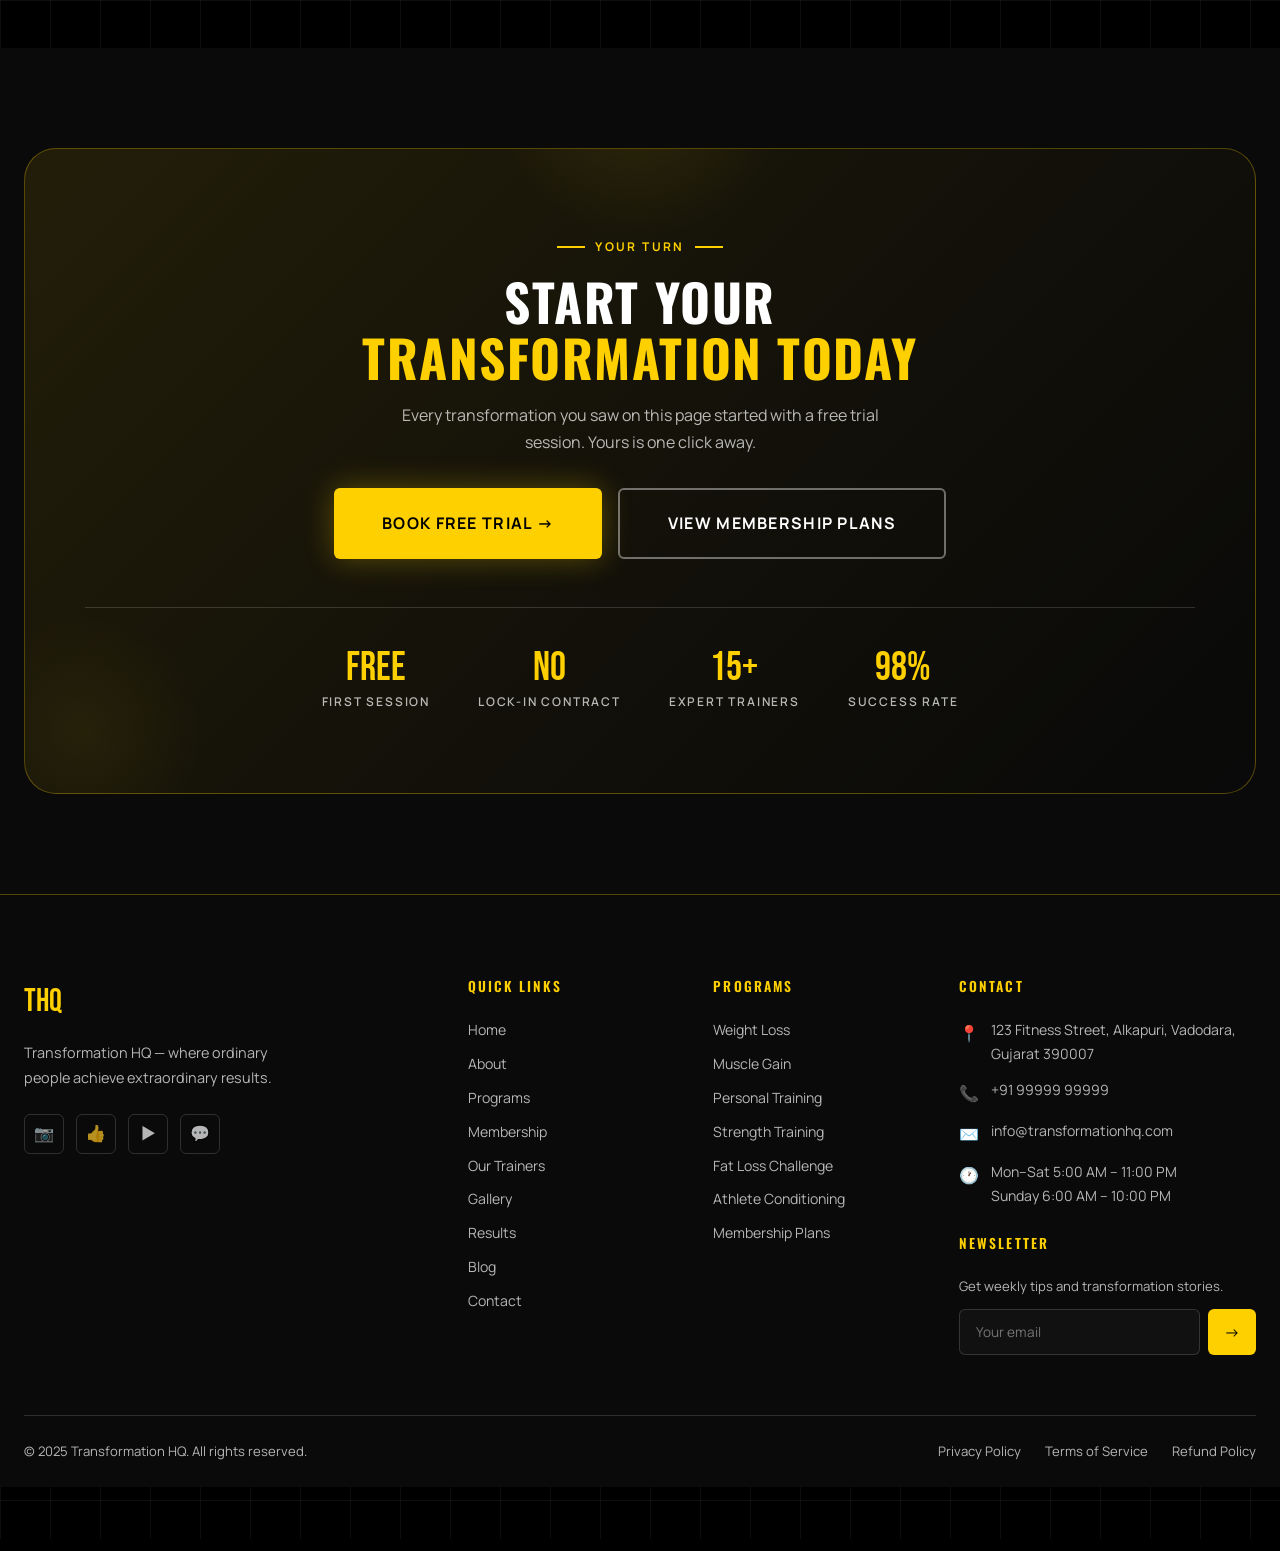
<file: gallery.html>
<!DOCTYPE html>
<html lang="en">
<head>
  <meta charset="UTF-8" />
  <meta name="viewport" content="width=device-width, initial-scale=1.0" />
  <meta name="description" content="See real transformations at Transformation HQ — before &amp; after results, world-class gym facilities, and a community that delivers. Vadodara's premier gym." />
  <meta name="keywords" content="gym gallery, transformation results, before after, Vadodara gym, fitness community, THQ gallery" />
  <title>Gallery | Transformation HQ</title>
  <link rel="stylesheet" href="style.css" />
</head>
<body>

  <!-- Scroll Progress -->
  <div id="scroll-progress" role="progressbar" aria-label="Page scroll progress"></div>

  <!-- ============================================================
       NAVBAR
  ============================================================ -->
  <nav class="navbar" role="navigation" aria-label="Main navigation">
    <div class="nav-inner">
      <a href="index.html" class="nav-logo" aria-label="Transformation HQ home">
        <span class="nav-logo-main">THQ</span>
        <span class="nav-logo-sub">Transformation HQ</span>
      </a>

      <ul class="nav-links" role="list">
        <li><a href="index.html">Home</a></li>
        <li><a href="about.html">About</a></li>
        <li><a href="programs.html">Programs</a></li>
        <li><a href="membership.html">Membership</a></li>
        <li><a href="trainers.html">Trainers</a></li>
        <li><a href="gallery.html" class="active">Gallery</a></li>
        <li><a href="testimonials.html">Results</a></li>
        <li><a href="blog.html">Blog</a></li>
        <li><a href="contact.html">Contact</a></li>
      </ul>

      <a href="free-trial.html" class="nav-cta">Book Free Trial</a>

      <button class="nav-toggle" id="nav-toggle" aria-label="Open menu" aria-expanded="false">
        <span></span><span></span><span></span>
      </button>
    </div>
  </nav>

  <!-- Mobile Nav -->
  <div class="nav-mobile" id="nav-mobile" aria-hidden="true">
    <a href="index.html">Home</a>
    <a href="about.html">About</a>
    <a href="programs.html">Programs</a>
    <a href="membership.html">Membership</a>
    <a href="trainers.html">Trainers</a>
    <a href="gallery.html">Gallery</a>
    <a href="testimonials.html">Results</a>
    <a href="blog.html">Blog</a>
    <a href="contact.html">Contact</a>
    <a href="free-trial.html" class="nav-cta-mobile">Book Free Trial</a>
  </div>

  <main>

    <!-- ============================================================
         1. PAGE HERO
    ============================================================ -->
    <section class="page-hero" aria-label="Gallery hero">
      <div class="container">
        <div class="breadcrumb">
          <a href="index.html">Home</a>
          <span class="breadcrumb-sep">/</span>
          <span>Gallery</span>
        </div>
        <div class="page-hero-eyebrow">Real People. Real Results.</div>
        <h1 class="reveal">Proof Is In<br/><span class="text-gold">The Photos.</span></h1>
        <p class="reveal delay-100">Every image here represents a decision — a choice to show up, push harder, and become something new. This is what transformation looks like at THQ.</p>
      </div>
    </section>

    <!-- Ticker -->
    <div class="ticker-wrap" aria-hidden="true">
      <div class="ticker-inner">
        <div class="ticker-item"><span class="ticker-sep"></span> 2000+ Members Transformed</div>
        <div class="ticker-item"><span class="ticker-sep"></span> Weight Loss</div>
        <div class="ticker-item"><span class="ticker-sep"></span> Muscle Gain</div>
        <div class="ticker-item"><span class="ticker-sep"></span> Fat Loss Challenge</div>
        <div class="ticker-item"><span class="ticker-sep"></span> General Fitness</div>
        <div class="ticker-item"><span class="ticker-sep"></span> Before &amp; After</div>
        <div class="ticker-item"><span class="ticker-sep"></span> World-Class Facilities</div>
        <div class="ticker-item"><span class="ticker-sep"></span> Community Strong</div>
        <div class="ticker-item"><span class="ticker-sep"></span> 98% Success Rate</div>
      </div>
    </div>

    <!-- ============================================================
         2. FILTERABLE TRANSFORMATION GALLERY
    ============================================================ -->
    <section class="section" id="transformation-gallery" aria-label="Transformation gallery">
      <div class="container">
        <div class="section-header centered">
          <div class="eyebrow">Member Results</div>
          <h2 class="heading-xl reveal">Transformation<br/><span class="text-gold">Gallery</span></h2>
          <p class="reveal delay-100">Filter by goal to find results that match your own journey. Every transformation started with a single session.</p>
        </div>

        <!-- Filter Tabs — data-filter hooks into initFilterTabs() in script.js -->
        <div class="filter-tabs" role="tablist" aria-label="Filter transformations by goal">
          <button class="filter-tab active" data-filter="all" role="tab" aria-selected="true">All</button>
          <button class="filter-tab" data-filter="weight-loss" role="tab" aria-selected="false">Weight Loss</button>
          <button class="filter-tab" data-filter="muscle-gain" role="tab" aria-selected="false">Muscle Gain</button>
          <button class="filter-tab" data-filter="fat-loss" role="tab" aria-selected="false">Fat Loss</button>
          <button class="filter-tab" data-filter="general-fitness" role="tab" aria-selected="false">General Fitness</button>
        </div>

        <!-- Gallery Grid — data-category drives filter, data-lightbox drives lightbox -->
        <div class="gallery-grid" data-stagger="0.05">

          <div class="gallery-item transform-card" data-category="weight-loss"
               data-lightbox data-emoji="⚖️" data-caption="Priya S. — Lost 22 kg in 14 weeks. Weight Loss Program."
               aria-label="Priya's weight loss transformation">
            <div class="transform-photos">
              <div class="transform-photo" aria-hidden="true">
                <span>👩</span>
                <span class="transform-photo-label">Before</span>
              </div>
              <div class="transform-photo" aria-hidden="true">
                <span>💪</span>
                <span class="transform-photo-label">After</span>
              </div>
            </div>
            <div class="transform-info">
              <div class="transform-name">Priya S.</div>
              <div class="transform-result">–22 kg · 14 Weeks · Weight Loss</div>
            </div>
          </div>

          <div class="gallery-item transform-card" data-category="muscle-gain"
               data-lightbox data-emoji="💪" data-caption="Rohan K. — Gained 8 kg lean muscle in 16 weeks. Muscle Gain Program."
               aria-label="Rohan's muscle gain transformation">
            <div class="transform-photos">
              <div class="transform-photo" aria-hidden="true">
                <span>🧍</span>
                <span class="transform-photo-label">Before</span>
              </div>
              <div class="transform-photo" aria-hidden="true">
                <span>🏋️</span>
                <span class="transform-photo-label">After</span>
              </div>
            </div>
            <div class="transform-info">
              <div class="transform-name">Rohan K.</div>
              <div class="transform-result">+8 kg Muscle · 16 Weeks · Muscle Gain</div>
            </div>
          </div>

          <div class="gallery-item transform-card" data-category="fat-loss"
               data-lightbox data-emoji="🔥" data-caption="Anita M. — Lost 18% body fat in 12 weeks. Fat Loss Challenge."
               aria-label="Anita's fat loss transformation">
            <div class="transform-photos">
              <div class="transform-photo" aria-hidden="true">
                <span>👩‍🦱</span>
                <span class="transform-photo-label">Before</span>
              </div>
              <div class="transform-photo" aria-hidden="true">
                <span>🏃‍♀️</span>
                <span class="transform-photo-label">After</span>
              </div>
            </div>
            <div class="transform-info">
              <div class="transform-name">Anita M.</div>
              <div class="transform-result">–18% Body Fat · 12 Weeks · Fat Loss</div>
            </div>
          </div>

          <div class="gallery-item transform-card" data-category="general-fitness"
               data-lightbox data-emoji="🏅" data-caption="Sameer T. — Complete body recomposition. General Fitness Program."
               aria-label="Sameer's fitness transformation">
            <div class="transform-photos">
              <div class="transform-photo" aria-hidden="true">
                <span>🧑</span>
                <span class="transform-photo-label">Before</span>
              </div>
              <div class="transform-photo" aria-hidden="true">
                <span>🤸</span>
                <span class="transform-photo-label">After</span>
              </div>
            </div>
            <div class="transform-info">
              <div class="transform-name">Sameer T.</div>
              <div class="transform-result">Body Recomp · 10 Weeks · General Fitness</div>
            </div>
          </div>

          <div class="gallery-item transform-card" data-category="weight-loss"
               data-lightbox data-emoji="⚡" data-caption="Meera R. — Lost 28 kg over 20 weeks. Personal Training + Weight Loss."
               aria-label="Meera's transformation">
            <div class="transform-photos">
              <div class="transform-photo" aria-hidden="true">
                <span>👩‍🦳</span>
                <span class="transform-photo-label">Before</span>
              </div>
              <div class="transform-photo" aria-hidden="true">
                <span>🧘‍♀️</span>
                <span class="transform-photo-label">After</span>
              </div>
            </div>
            <div class="transform-info">
              <div class="transform-name">Meera R.</div>
              <div class="transform-result">–28 kg · 20 Weeks · Weight Loss</div>
            </div>
          </div>

          <div class="gallery-item transform-card" data-category="muscle-gain"
               data-lightbox data-emoji="🏆" data-caption="Arjun P. — Built competition-ready physique in 24 weeks."
               aria-label="Arjun's bodybuilding transformation">
            <div class="transform-photos">
              <div class="transform-photo" aria-hidden="true">
                <span>👦</span>
                <span class="transform-photo-label">Before</span>
              </div>
              <div class="transform-photo" aria-hidden="true">
                <span>🥇</span>
                <span class="transform-photo-label">After</span>
              </div>
            </div>
            <div class="transform-info">
              <div class="transform-name">Arjun P.</div>
              <div class="transform-result">Competition Physique · 24 Weeks · Muscle Gain</div>
            </div>
          </div>

          <div class="gallery-item transform-card" data-category="fat-loss"
               data-lightbox data-emoji="💥" data-caption="Deepika N. — Went from 32% to 18% body fat. Fat Loss Challenge."
               aria-label="Deepika's fat loss transformation">
            <div class="transform-photos">
              <div class="transform-photo" aria-hidden="true">
                <span>👩‍💼</span>
                <span class="transform-photo-label">Before</span>
              </div>
              <div class="transform-photo" aria-hidden="true">
                <span>🏊‍♀️</span>
                <span class="transform-photo-label">After</span>
              </div>
            </div>
            <div class="transform-info">
              <div class="transform-name">Deepika N.</div>
              <div class="transform-result">32% → 18% Body Fat · 16 Weeks · Fat Loss</div>
            </div>
          </div>

          <div class="gallery-item transform-card" data-category="general-fitness"
               data-lightbox data-emoji="🌟" data-caption="Karan V. — Completely transformed stamina and strength. 8 weeks."
               aria-label="Karan's fitness journey">
            <div class="transform-photos">
              <div class="transform-photo" aria-hidden="true">
                <span>🧑‍💻</span>
                <span class="transform-photo-label">Before</span>
              </div>
              <div class="transform-photo" aria-hidden="true">
                <span>🚴</span>
                <span class="transform-photo-label">After</span>
              </div>
            </div>
            <div class="transform-info">
              <div class="transform-name">Karan V.</div>
              <div class="transform-result">Stamina &amp; Strength · 8 Weeks · General Fitness</div>
            </div>
          </div>

        </div><!-- /.gallery-grid -->

        <div class="text-center mt-48">
          <a href="membership.html" class="btn btn-primary btn-lg magnetic">Start Your Transformation &rarr;</a>
        </div>
      </div>
    </section>

    <!-- ============================================================
         3. BEFORE & AFTER TRANSFORMATION SHOWCASE
    ============================================================ -->
    <section class="section section--dark" id="before-after" aria-label="Before and after transformations">
      <div class="container">
        <div class="section-header centered">
          <div class="eyebrow">Undeniable Evidence</div>
          <h2 class="heading-xl reveal">Before &amp;<br/><span class="text-gold">After.</span></h2>
          <p class="reveal delay-100">No filters. No tricks. Just what happens when the right coaching meets the right commitment.</p>
        </div>

        <div class="grid-2" data-stagger="0.1">

          <!-- BA Slider 1 -->
          <div class="card reveal" style="padding:0;overflow:hidden;">
            <div class="ba-slider" style="position:relative;aspect-ratio:3/2;background:var(--black-mid);display:flex;align-items:center;justify-content:center;" aria-label="Before and after slider for Vikram S.">
              <div style="position:absolute;inset:0;display:flex;">
                <div style="flex:1;background:linear-gradient(135deg,#1a1a1a,#111);display:flex;align-items:center;justify-content:center;font-size:3rem;">🧍</div>
                <div style="flex:1;background:linear-gradient(135deg,#1a0d00,#0d0800);display:flex;align-items:center;justify-content:center;font-size:3rem;border-left:3px solid var(--gold);">💪</div>
              </div>
              <div class="ba-handle" style="position:absolute;left:50%;top:0;bottom:0;width:3px;background:var(--gold);cursor:ew-resize;z-index:2;">
                <div style="position:absolute;top:50%;left:50%;transform:translate(-50%,-50%);width:36px;height:36px;border-radius:50%;background:var(--gold);display:flex;align-items:center;justify-content:center;color:var(--black);font-size:0.75rem;font-weight:800;user-select:none;">⇆</div>
              </div>
            </div>
            <div class="transform-info">
              <div class="transform-name">Vikram S.</div>
              <div class="transform-result">–24 kg · 18 Weeks · Weight Loss + Strength</div>
              <p style="font-size:0.82rem;color:var(--white-muted);margin-top:8px;">"I didn't think it was possible after 35. THQ proved me wrong."</p>
            </div>
          </div>

          <!-- BA Slider 2 -->
          <div class="card reveal delay-100" style="padding:0;overflow:hidden;">
            <div class="ba-slider" style="position:relative;aspect-ratio:3/2;background:var(--black-mid);display:flex;align-items:center;justify-content:center;" aria-label="Before and after slider for Sheetal P.">
              <div style="position:absolute;inset:0;display:flex;">
                <div style="flex:1;background:linear-gradient(135deg,#1a1a1a,#111);display:flex;align-items:center;justify-content:center;font-size:3rem;">👩</div>
                <div style="flex:1;background:linear-gradient(135deg,#1a0d00,#0d0800);display:flex;align-items:center;justify-content:center;font-size:3rem;border-left:3px solid var(--gold);">🏃‍♀️</div>
              </div>
              <div class="ba-handle" style="position:absolute;left:50%;top:0;bottom:0;width:3px;background:var(--gold);cursor:ew-resize;z-index:2;">
                <div style="position:absolute;top:50%;left:50%;transform:translate(-50%,-50%);width:36px;height:36px;border-radius:50%;background:var(--gold);display:flex;align-items:center;justify-content:center;color:var(--black);font-size:0.75rem;font-weight:800;user-select:none;">⇆</div>
              </div>
            </div>
            <div class="transform-info">
              <div class="transform-name">Sheetal P.</div>
              <div class="transform-result">–16 kg · 12 Weeks · Fat Loss Challenge</div>
              <p style="font-size:0.82rem;color:var(--white-muted);margin-top:8px;">"Coach Priya understood my body like nobody else had before."</p>
            </div>
          </div>

          <!-- BA Slider 3 -->
          <div class="card reveal delay-100" style="padding:0;overflow:hidden;">
            <div class="ba-slider" style="position:relative;aspect-ratio:3/2;background:var(--black-mid);display:flex;align-items:center;justify-content:center;" aria-label="Before and after slider for Nikhil J.">
              <div style="position:absolute;inset:0;display:flex;">
                <div style="flex:1;background:linear-gradient(135deg,#1a1a1a,#111);display:flex;align-items:center;justify-content:center;font-size:3rem;">🧑</div>
                <div style="flex:1;background:linear-gradient(135deg,#1a0d00,#0d0800);display:flex;align-items:center;justify-content:center;font-size:3rem;border-left:3px solid var(--gold);">🏋️</div>
              </div>
              <div class="ba-handle" style="position:absolute;left:50%;top:0;bottom:0;width:3px;background:var(--gold);cursor:ew-resize;z-index:2;">
                <div style="position:absolute;top:50%;left:50%;transform:translate(-50%,-50%);width:36px;height:36px;border-radius:50%;background:var(--gold);display:flex;align-items:center;justify-content:center;color:var(--black);font-size:0.75rem;font-weight:800;user-select:none;">⇆</div>
              </div>
            </div>
            <div class="transform-info">
              <div class="transform-name">Nikhil J.</div>
              <div class="transform-result">+12 kg Lean Muscle · 20 Weeks · Muscle Gain</div>
              <p style="font-size:0.82rem;color:var(--white-muted);margin-top:8px;">"From skinny to strong. The program actually works."</p>
            </div>
          </div>

          <!-- BA Slider 4 -->
          <div class="card reveal delay-200" style="padding:0;overflow:hidden;">
            <div class="ba-slider" style="position:relative;aspect-ratio:3/2;background:var(--black-mid);display:flex;align-items:center;justify-content:center;" aria-label="Before and after slider for Kavya R.">
              <div style="position:absolute;inset:0;display:flex;">
                <div style="flex:1;background:linear-gradient(135deg,#1a1a1a,#111);display:flex;align-items:center;justify-content:center;font-size:3rem;">👩‍🦰</div>
                <div style="flex:1;background:linear-gradient(135deg,#1a0d00,#0d0800);display:flex;align-items:center;justify-content:center;font-size:3rem;border-left:3px solid var(--gold);">🤸‍♀️</div>
              </div>
              <div class="ba-handle" style="position:absolute;left:50%;top:0;bottom:0;width:3px;background:var(--gold);cursor:ew-resize;z-index:2;">
                <div style="position:absolute;top:50%;left:50%;transform:translate(-50%,-50%);width:36px;height:36px;border-radius:50%;background:var(--gold);display:flex;align-items:center;justify-content:center;color:var(--black);font-size:0.75rem;font-weight:800;user-select:none;">⇆</div>
              </div>
            </div>
            <div class="transform-info">
              <div class="transform-name">Kavya R.</div>
              <div class="transform-result">Full Body Recomp · 14 Weeks · General Fitness</div>
              <p style="font-size:0.82rem;color:var(--white-muted);margin-top:8px;">"Energy levels I haven't felt since college. THQ changed everything."</p>
            </div>
          </div>

        </div>

        <!-- Stats row -->
        <div class="stats-bar mt-48" style="justify-content:center;gap:80px;">
          <div class="stat-item text-center">
            <span class="stat-number text-gold" data-count="2000" data-suffix="+">0+</span>
            <span class="stat-label">Transformations</span>
          </div>
          <div class="stat-item text-center">
            <span class="stat-number text-gold" data-count="98" data-suffix="%">0%</span>
            <span class="stat-label">Success Rate</span>
          </div>
          <div class="stat-item text-center">
            <span class="stat-number text-gold" data-count="8" data-suffix=" Yrs">0 Yrs</span>
            <span class="stat-label">Proven Results</span>
          </div>
          <div class="stat-item text-center">
            <span class="stat-number text-gold" data-count="15" data-suffix="+">0+</span>
            <span class="stat-label">Expert Trainers</span>
          </div>
        </div>

      </div>
    </section>

    <!-- ============================================================
         4. GYM FACILITY GALLERY
    ============================================================ -->
    <section class="section" id="facility-gallery" aria-label="Gym facility gallery">
      <div class="container">
        <div class="section-header centered">
          <div class="eyebrow">World-Class Facilities</div>
          <h2 class="heading-xl reveal">Our<br/><span class="text-gold">Training Zones</span></h2>
          <p class="reveal delay-100">10,000 sq ft of premium equipment across 5 dedicated zones. Every corner designed to elevate your performance.</p>
        </div>

        <!-- Facility Filter Tabs -->
        <div class="filter-tabs" role="tablist" aria-label="Filter facility zones">
          <button class="filter-tab active" data-filter="all" role="tab" aria-selected="true">All Zones</button>
          <button class="filter-tab" data-filter="strength-zone" role="tab" aria-selected="false">Strength Zone</button>
          <button class="filter-tab" data-filter="cardio-zone" role="tab" aria-selected="false">Cardio Zone</button>
          <button class="filter-tab" data-filter="functional" role="tab" aria-selected="false">Functional Area</button>
          <button class="filter-tab" data-filter="free-weights" role="tab" aria-selected="false">Free Weights</button>
          <button class="filter-tab" data-filter="locker-rooms" role="tab" aria-selected="false">Locker Rooms</button>
        </div>

        <div class="gallery-grid">

          <!-- Strength Zone — large feature card -->
          <div class="gallery-item img-placeholder" data-category="strength-zone"
               data-lightbox data-emoji="🏋️" data-caption="Strength Zone — Olympic platforms, power racks, and cable stations."
               style="height:340px;grid-column:span 2;cursor:pointer;" aria-label="Strength Zone">
            <div style="text-align:center;">
              <span style="font-size:4rem;display:block;margin-bottom:12px;">🏋️‍♂️</span>
              <div style="font-family:var(--font-heading);font-size:1.4rem;font-weight:700;text-transform:uppercase;letter-spacing:0.08em;color:var(--white);margin-bottom:6px;">Strength Zone</div>
              <p style="font-size:0.82rem;color:var(--white-muted);">Olympic platforms · Power racks · Cable stations</p>
              <span class="badge mt-16">View Zone</span>
            </div>
          </div>

          <div class="gallery-item img-placeholder" data-category="strength-zone"
               data-lightbox data-emoji="⚡" data-caption="Power racks — 8 Olympic power racks with full cable attachments."
               style="height:220px;cursor:pointer;" aria-label="Power racks">
            <div style="text-align:center;">
              <span style="font-size:2.5rem;display:block;margin-bottom:8px;">⚡</span>
              <div style="font-family:var(--font-heading);font-size:0.9rem;font-weight:600;text-transform:uppercase;color:var(--white-muted);">Power Racks</div>
            </div>
          </div>

          <div class="gallery-item img-placeholder" data-category="cardio-zone"
               data-lightbox data-emoji="🏃" data-caption="Cardio Zone — 30+ premium treadmills, bikes, and rowing machines."
               style="height:220px;cursor:pointer;" aria-label="Cardio Zone">
            <div style="text-align:center;">
              <span style="font-size:2.5rem;display:block;margin-bottom:8px;">🏃</span>
              <div style="font-family:var(--font-heading);font-size:0.9rem;font-weight:600;text-transform:uppercase;color:var(--white-muted);">Cardio Zone</div>
            </div>
          </div>

          <!-- Cardio Zone feature -->
          <div class="gallery-item img-placeholder" data-category="cardio-zone"
               data-lightbox data-emoji="🚴" data-caption="Cardio Zone — 30 treadmills, 20 bikes, 10 rowing machines. All premium branded equipment."
               style="height:300px;grid-column:span 2;cursor:pointer;" aria-label="Cardio Zone full view">
            <div style="text-align:center;">
              <span style="font-size:4rem;display:block;margin-bottom:12px;">🚴‍♀️</span>
              <div style="font-family:var(--font-heading);font-size:1.4rem;font-weight:700;text-transform:uppercase;letter-spacing:0.08em;color:var(--white);margin-bottom:6px;">Cardio Zone</div>
              <p style="font-size:0.82rem;color:var(--white-muted);">30 Treadmills · 20 Bikes · 10 Rowing Machines</p>
            </div>
          </div>

          <div class="gallery-item img-placeholder" data-category="functional"
               data-lightbox data-emoji="🤸" data-caption="Functional Training Area — Battle ropes, plyo boxes, TRX, and agility equipment."
               style="height:300px;cursor:pointer;" aria-label="Functional Training Area">
            <div style="text-align:center;">
              <span style="font-size:3rem;display:block;margin-bottom:10px;">🤸‍♂️</span>
              <div style="font-family:var(--font-heading);font-size:1.1rem;font-weight:700;text-transform:uppercase;color:var(--white);margin-bottom:6px;">Functional Zone</div>
              <p style="font-size:0.78rem;color:var(--white-muted);">Battle Ropes · TRX · Plyo Boxes</p>
            </div>
          </div>

          <div class="gallery-item img-placeholder" data-category="free-weights"
               data-lightbox data-emoji="🏅" data-caption="Free Weight Section — Dumbbells from 2 kg to 50 kg, benches, and preacher curls."
               style="height:300px;cursor:pointer;" aria-label="Free Weight Section">
            <div style="text-align:center;">
              <span style="font-size:3rem;display:block;margin-bottom:10px;">🏅</span>
              <div style="font-family:var(--font-heading);font-size:1.1rem;font-weight:700;text-transform:uppercase;color:var(--white);margin-bottom:6px;">Free Weights</div>
              <p style="font-size:0.78rem;color:var(--white-muted);">2–50 kg Dumbbells · Benches · Preacher Curls</p>
            </div>
          </div>

          <!-- Locker Rooms -->
          <div class="gallery-item img-placeholder" data-category="locker-rooms"
               data-lightbox data-emoji="🚿" data-caption="Premium Locker Rooms — Hot showers, steam room, and private lockers."
               style="height:220px;cursor:pointer;" aria-label="Locker Rooms">
            <div style="text-align:center;">
              <span style="font-size:2.5rem;display:block;margin-bottom:8px;">🚿</span>
              <div style="font-family:var(--font-heading);font-size:0.9rem;font-weight:600;text-transform:uppercase;color:var(--white-muted);">Locker Rooms</div>
            </div>
          </div>

          <div class="gallery-item img-placeholder" data-category="locker-rooms"
               data-lightbox data-emoji="💆" data-caption="Recovery Zone — Steam room and relaxation area for post-workout recovery."
               style="height:220px;cursor:pointer;" aria-label="Recovery area">
            <div style="text-align:center;">
              <span style="font-size:2.5rem;display:block;margin-bottom:8px;">💆</span>
              <div style="font-family:var(--font-heading);font-size:0.9rem;font-weight:600;text-transform:uppercase;color:var(--white-muted);">Recovery Zone</div>
            </div>
          </div>

        </div><!-- /.gallery-grid -->

        <!-- Zone Feature Cards -->
        <div class="grid-3 mt-48" data-stagger="0.1">
          <div class="card tilt-card reveal">
            <div class="icon-box">🏋️</div>
            <h3 class="heading-md mt-8 mb-16">Strength Zone</h3>
            <p class="text-muted">8 power racks, Olympic platforms, cable machines, and every piece of equipment serious lifters demand.</p>
          </div>
          <div class="card tilt-card reveal delay-100">
            <div class="icon-box">🚴</div>
            <h3 class="heading-md mt-8 mb-16">Cardio Zone</h3>
            <p class="text-muted">60+ premium cardio machines including treadmills, bikes, and rowers with personal entertainment screens.</p>
          </div>
          <div class="card tilt-card reveal delay-200">
            <div class="icon-box">🤸</div>
            <h3 class="heading-md mt-8 mb-16">Functional Area</h3>
            <p class="text-muted">3,000 sq ft of open space for battle ropes, TRX, plyometrics, and group training sessions.</p>
          </div>
          <div class="card tilt-card reveal delay-100">
            <div class="icon-box">🏅</div>
            <h3 class="heading-md mt-8 mb-16">Free Weights</h3>
            <p class="text-muted">Dumbbells from 2–50 kg, barbells, EZ bars, and a full range of benches for every angle of training.</p>
          </div>
          <div class="card tilt-card reveal delay-200">
            <div class="icon-box">🚿</div>
            <h3 class="heading-md mt-8 mb-16">Locker Rooms</h3>
            <p class="text-muted">Spacious, clean, and premium — hot showers, steam room, private lockers, and grooming stations.</p>
          </div>
          <div class="card tilt-card reveal delay-300">
            <div class="icon-box">🥗</div>
            <h3 class="heading-md mt-8 mb-16">Nutrition Bar</h3>
            <p class="text-muted">Post-workout protein shakes, healthy snacks, and nutrition consultations available on-site after every session.</p>
          </div>
        </div>

      </div>
    </section>

    <!-- ============================================================
         5. TRANSFORMATION VIDEO SHOWCASE
    ============================================================ -->
    <section class="section section--dark" id="videos" aria-label="Transformation videos">
      <div class="container">
        <div class="section-header centered">
          <div class="eyebrow">Watch Them Win</div>
          <h2 class="heading-xl reveal">Transformation<br/><span class="text-gold">Stories</span></h2>
          <p class="reveal delay-100">Watch real members share their journeys in their own words. No scripts — just the truth.</p>
        </div>

        <div class="grid-3" data-stagger="0.1">

          <div class="card reveal" style="padding:0;overflow:hidden;">
            <div class="video-container" style="aspect-ratio:16/9;background:var(--black-mid);position:relative;">
              <div style="position:absolute;inset:0;display:flex;flex-direction:column;align-items:center;justify-content:center;gap:12px;padding:24px;text-align:center;">
                <span style="font-size:3rem;">🎬</span>
                <div style="font-family:var(--font-heading);font-size:1rem;font-weight:700;text-transform:uppercase;color:var(--white);">Vikram's Journey</div>
                <p style="font-size:0.78rem;color:var(--white-muted);">"24 kg gone. Life changed."</p>
              </div>
              <button class="video-thumb-btn btn btn-primary btn-sm"
                      data-src="https://www.youtube.com/embed/dQw4w9WgXcQ?autoplay=1"
                      style="position:absolute;bottom:16px;left:50%;transform:translateX(-50%);"
                      aria-label="Play Vikram's transformation story">
                ▶ Watch Story
              </button>
            </div>
            <div style="padding:20px;">
              <div class="transform-name">Vikram S.</div>
              <div class="transform-result">–24 kg · Weight Loss · 18 Weeks</div>
            </div>
          </div>

          <div class="card reveal delay-100" style="padding:0;overflow:hidden;">
            <div class="video-container" style="aspect-ratio:16/9;background:var(--black-mid);position:relative;">
              <div style="position:absolute;inset:0;display:flex;flex-direction:column;align-items:center;justify-content:center;gap:12px;padding:24px;text-align:center;">
                <span style="font-size:3rem;">🎥</span>
                <div style="font-family:var(--font-heading);font-size:1rem;font-weight:700;text-transform:uppercase;color:var(--white);">Priya's Story</div>
                <p style="font-size:0.78rem;color:var(--white-muted);">"More energy than I had at 25."</p>
              </div>
              <button class="video-thumb-btn btn btn-primary btn-sm"
                      data-src="https://www.youtube.com/embed/dQw4w9WgXcQ?autoplay=1"
                      style="position:absolute;bottom:16px;left:50%;transform:translateX(-50%);"
                      aria-label="Play Priya's transformation story">
                ▶ Watch Story
              </button>
            </div>
            <div style="padding:20px;">
              <div class="transform-name">Priya S.</div>
              <div class="transform-result">–22 kg · Weight Loss · 14 Weeks</div>
            </div>
          </div>

          <div class="card reveal delay-200" style="padding:0;overflow:hidden;">
            <div class="video-container" style="aspect-ratio:16/9;background:var(--black-mid);position:relative;">
              <div style="position:absolute;inset:0;display:flex;flex-direction:column;align-items:center;justify-content:center;gap:12px;padding:24px;text-align:center;">
                <span style="font-size:3rem;">📹</span>
                <div style="font-family:var(--font-heading);font-size:1rem;font-weight:700;text-transform:uppercase;color:var(--white);">Rohan's Gain</div>
                <p style="font-size:0.78rem;color:var(--white-muted);">"I didn't think I could build muscle at 40."</p>
              </div>
              <button class="video-thumb-btn btn btn-primary btn-sm"
                      data-src="https://www.youtube.com/embed/dQw4w9WgXcQ?autoplay=1"
                      style="position:absolute;bottom:16px;left:50%;transform:translateX(-50%);"
                      aria-label="Play Rohan's transformation story">
                ▶ Watch Story
              </button>
            </div>
            <div style="padding:20px;">
              <div class="transform-name">Rohan K.</div>
              <div class="transform-result">+8 kg Muscle · Muscle Gain · 16 Weeks</div>
            </div>
          </div>

        </div>

        <div class="text-center mt-48">
          <p class="text-muted mb-16" style="font-size:0.9rem;">More videos on our YouTube channel</p>
          <a href="#" class="btn btn-gold-outline">View All Videos on YouTube &rarr;</a>
        </div>

      </div>
    </section>

    <!-- ============================================================
         6. INSTAGRAM-STYLE COMMUNITY GALLERY
    ============================================================ -->
    <section class="section" id="community-gallery" aria-label="Community gallery">
      <div class="container">
        <div class="section-header centered">
          <div class="eyebrow">@TransformationHQ</div>
          <h2 class="heading-xl reveal">Community<br/><span class="text-gold">Feed</span></h2>
          <p class="reveal delay-100">Real moments from our members. Tag us @TransformationHQ to be featured.</p>
        </div>

        <!-- Instagram-style masonry grid -->
        <div class="gallery-grid" style="gap:8px;" data-stagger="0.04">

          <div class="gallery-item img-placeholder" data-lightbox data-emoji="🏋️‍♂️" data-caption="Morning grind. 5 AM club. @thq_vadodara"
               style="height:240px;cursor:pointer;border-radius:var(--radius-sm);position:relative;" aria-label="Community post 1">
            <span style="font-size:2.5rem;">🏋️‍♂️</span>
            <div style="position:absolute;bottom:0;left:0;right:0;padding:12px;background:linear-gradient(to top,rgba(0,0,0,0.85),transparent);display:flex;align-items:center;justify-content:space-between;">
              <span style="font-size:0.7rem;color:var(--white-muted);">@thq_member</span>
              <span style="font-size:0.7rem;color:var(--gold);">❤ 241</span>
            </div>
          </div>

          <div class="gallery-item img-placeholder" data-lightbox data-emoji="💪" data-caption="New PR! 140 kg deadlift. The work pays off. @thq_vadodara"
               style="height:240px;cursor:pointer;border-radius:var(--radius-sm);position:relative;" aria-label="Community post 2">
            <span style="font-size:2.5rem;">💪</span>
            <div style="position:absolute;bottom:0;left:0;right:0;padding:12px;background:linear-gradient(to top,rgba(0,0,0,0.85),transparent);display:flex;align-items:center;justify-content:space-between;">
              <span style="font-size:0.7rem;color:var(--white-muted);">@rohan_lifts</span>
              <span style="font-size:0.7rem;color:var(--gold);">❤ 389</span>
            </div>
          </div>

          <div class="gallery-item img-placeholder" data-lightbox data-emoji="🥗" data-caption="Post-workout nutrition matters. Meal prep Sunday. @thq_vadodara"
               style="height:240px;cursor:pointer;border-radius:var(--radius-sm);position:relative;" aria-label="Community post 3">
            <span style="font-size:2.5rem;">🥗</span>
            <div style="position:absolute;bottom:0;left:0;right:0;padding:12px;background:linear-gradient(to top,rgba(0,0,0,0.85),transparent);display:flex;align-items:center;justify-content:space-between;">
              <span style="font-size:0.7rem;color:var(--white-muted);">@meera_fit</span>
              <span style="font-size:0.7rem;color:var(--gold);">❤ 158</span>
            </div>
          </div>

          <div class="gallery-item img-placeholder" data-lightbox data-emoji="🏃‍♀️" data-caption="HIIT Monday done! These sessions are no joke. @thq_vadodara"
               style="height:340px;cursor:pointer;border-radius:var(--radius-sm);grid-row:span 2;position:relative;" aria-label="Community post 4">
            <span style="font-size:3rem;">🏃‍♀️</span>
            <div style="position:absolute;bottom:0;left:0;right:0;padding:12px;background:linear-gradient(to top,rgba(0,0,0,0.85),transparent);display:flex;align-items:center;justify-content:space-between;">
              <span style="font-size:0.7rem;color:var(--white-muted);">@priya_runs</span>
              <span style="font-size:0.7rem;color:var(--gold);">❤ 512</span>
            </div>
          </div>

          <div class="gallery-item img-placeholder" data-lightbox data-emoji="🤸" data-caption="Flexibility gains are real. 3 months of functional training."
               style="height:160px;cursor:pointer;border-radius:var(--radius-sm);position:relative;" aria-label="Community post 5">
            <span style="font-size:2rem;">🤸</span>
            <div style="position:absolute;bottom:0;left:0;right:0;padding:8px;background:linear-gradient(to top,rgba(0,0,0,0.85),transparent);display:flex;align-items:center;justify-content:space-between;">
              <span style="font-size:0.65rem;color:var(--white-muted);">@flex_sameer</span>
              <span style="font-size:0.65rem;color:var(--gold);">❤ 97</span>
            </div>
          </div>

          <div class="gallery-item img-placeholder" data-lightbox data-emoji="🎯" data-caption="Goal board from Day 1 vs Month 6. Never stop."
               style="height:160px;cursor:pointer;border-radius:var(--radius-sm);position:relative;" aria-label="Community post 6">
            <span style="font-size:2rem;">🎯</span>
            <div style="position:absolute;bottom:0;left:0;right:0;padding:8px;background:linear-gradient(to top,rgba(0,0,0,0.85),transparent);display:flex;align-items:center;justify-content:space-between;">
              <span style="font-size:0.65rem;color:var(--white-muted);">@karan_thq</span>
              <span style="font-size:0.65rem;color:var(--gold);">❤ 203</span>
            </div>
          </div>

          <div class="gallery-item img-placeholder" data-lightbox data-emoji="🌅" data-caption="Sunrise sessions at THQ. Nothing beats starting the day right."
               style="height:240px;cursor:pointer;border-radius:var(--radius-sm);position:relative;" aria-label="Community post 7">
            <span style="font-size:2.5rem;">🌅</span>
            <div style="position:absolute;bottom:0;left:0;right:0;padding:12px;background:linear-gradient(to top,rgba(0,0,0,0.85),transparent);display:flex;align-items:center;justify-content:space-between;">
              <span style="font-size:0.7rem;color:var(--white-muted);">@arjun_early</span>
              <span style="font-size:0.7rem;color:var(--gold);">❤ 328</span>
            </div>
          </div>

          <div class="gallery-item img-placeholder" data-lightbox data-emoji="🏆" data-caption="12-week challenge winners. Everyone is a winner here."
               style="height:240px;cursor:pointer;border-radius:var(--radius-sm);position:relative;" aria-label="Community post 8">
            <span style="font-size:2.5rem;">🏆</span>
            <div style="position:absolute;bottom:0;left:0;right:0;padding:12px;background:linear-gradient(to top,rgba(0,0,0,0.85),transparent);display:flex;align-items:center;justify-content:space-between;">
              <span style="font-size:0.7rem;color:var(--white-muted);">@thq_official</span>
              <span style="font-size:0.7rem;color:var(--gold);">❤ 1.2K</span>
            </div>
          </div>

        </div><!-- /.gallery-grid community -->

        <div class="text-center mt-48">
          <a href="#" class="btn btn-outline btn-lg" aria-label="Follow Transformation HQ on Instagram">
            Follow Us @TransformationHQ &rarr;
          </a>
        </div>

      </div>
    </section>

    <!-- ============================================================
         7. CTA SECTION
    ============================================================ -->
    <section class="section section--dark" aria-label="Call to action">
      <div class="container">
        <div class="cta-section reveal-scale">
          <div class="eyebrow" style="justify-content:center;">Your Turn</div>
          <h2 class="heading-xl mb-16">Start Your<br/><span class="text-gold">Transformation Today</span></h2>
          <p class="text-muted mb-32" style="max-width:520px;margin-left:auto;margin-right:auto;">Every transformation you saw on this page started with a free trial session. Yours is one click away.</p>
          <div class="btn-group" style="justify-content:center;">
            <a href="free-trial.html" class="btn btn-primary btn-lg magnetic">Book Free Trial &rarr;</a>
            <a href="membership.html" class="btn btn-outline btn-lg">View Membership Plans</a>
          </div>
          <div style="margin-top:48px;padding-top:40px;border-top:1px solid var(--white-dim);display:flex;gap:48px;justify-content:center;flex-wrap:wrap;">
            <div style="text-align:center;">
              <div style="font-family:var(--font-display);font-size:2.5rem;color:var(--gold);line-height:1;">Free</div>
              <div style="font-size:0.75rem;font-weight:600;letter-spacing:0.15em;text-transform:uppercase;color:var(--white-muted);margin-top:4px;">First Session</div>
            </div>
            <div style="text-align:center;">
              <div style="font-family:var(--font-display);font-size:2.5rem;color:var(--gold);line-height:1;">No</div>
              <div style="font-size:0.75rem;font-weight:600;letter-spacing:0.15em;text-transform:uppercase;color:var(--white-muted);margin-top:4px;">Lock-in Contract</div>
            </div>
            <div style="text-align:center;">
              <div style="font-family:var(--font-display);font-size:2.5rem;color:var(--gold);line-height:1;">15+</div>
              <div style="font-size:0.75rem;font-weight:600;letter-spacing:0.15em;text-transform:uppercase;color:var(--white-muted);margin-top:4px;">Expert Trainers</div>
            </div>
            <div style="text-align:center;">
              <div style="font-family:var(--font-display);font-size:2.5rem;color:var(--gold);line-height:1;">98%</div>
              <div style="font-size:0.75rem;font-weight:600;letter-spacing:0.15em;text-transform:uppercase;color:var(--white-muted);margin-top:4px;">Success Rate</div>
            </div>
          </div>
        </div>
      </div>
    </section>

  </main>

  <!-- ============================================================
       FOOTER
  ============================================================ -->
  <footer class="footer" role="contentinfo">
    <div class="container">
      <div class="footer-grid">
        <div>
          <div class="footer-brand-name">THQ</div>
          <p class="footer-brand-desc">Transformation HQ — where ordinary people achieve extraordinary results.</p>
          <div class="footer-social">
            <a href="#" class="social-btn" aria-label="Instagram">📷</a>
            <a href="#" class="social-btn" aria-label="Facebook">👍</a>
            <a href="#" class="social-btn" aria-label="YouTube">▶️</a>
            <a href="#" class="social-btn" aria-label="WhatsApp">💬</a>
          </div>
        </div>

        <div>
          <div class="footer-heading">Quick Links</div>
          <ul class="footer-links" role="list">
            <li><a href="index.html">Home</a></li>
            <li><a href="about.html">About</a></li>
            <li><a href="programs.html">Programs</a></li>
            <li><a href="membership.html">Membership</a></li>
            <li><a href="trainers.html">Our Trainers</a></li>
            <li><a href="gallery.html">Gallery</a></li>
            <li><a href="testimonials.html">Results</a></li>
            <li><a href="blog.html">Blog</a></li>
            <li><a href="contact.html">Contact</a></li>
          </ul>
        </div>

        <div>
          <div class="footer-heading">Programs</div>
          <ul class="footer-links" role="list">
            <li><a href="programs.html">Weight Loss</a></li>
            <li><a href="programs.html">Muscle Gain</a></li>
            <li><a href="programs.html">Personal Training</a></li>
            <li><a href="programs.html">Strength Training</a></li>
            <li><a href="programs.html">Fat Loss Challenge</a></li>
            <li><a href="programs.html">Athlete Conditioning</a></li>
            <li><a href="membership.html">Membership Plans</a></li>
          </ul>
        </div>

        <div>
          <div class="footer-heading">Contact</div>
          <div class="footer-contact-item">
            <span aria-hidden="true">📍</span>
            <span>123 Fitness Street, Alkapuri, Vadodara, Gujarat 390007</span>
          </div>
          <div class="footer-contact-item">
            <span aria-hidden="true">📞</span>
            <span><a href="tel:+919999999999" style="color:inherit;">+91 99999 99999</a></span>
          </div>
          <div class="footer-contact-item">
            <span aria-hidden="true">✉️</span>
            <span><a href="mailto:info@transformationhq.com" style="color:inherit;">info@transformationhq.com</a></span>
          </div>
          <div class="footer-contact-item">
            <span aria-hidden="true">🕐</span>
            <span>Mon–Sat 5:00 AM – 11:00 PM<br/>Sunday 6:00 AM – 10:00 PM</span>
          </div>

          <div class="footer-heading mt-24">Newsletter</div>
          <p style="font-size:.82rem;color:var(--white-muted);margin-bottom:10px;">Get weekly tips and transformation stories.</p>
          <form class="newsletter-form" aria-label="Newsletter subscription">
            <input type="email" class="newsletter-input" placeholder="Your email" aria-label="Email address" required />
            <button type="submit" class="newsletter-btn" aria-label="Subscribe">→</button>
          </form>
        </div>
      </div>

      <div class="footer-bottom">
        <p class="footer-copyright">&copy; 2025 Transformation HQ. All rights reserved.</p>
        <div class="footer-legal">
          <a href="#">Privacy Policy</a>
          <a href="#">Terms of Service</a>
          <a href="#">Refund Policy</a>
        </div>
      </div>
    </div>
  </footer>

  <!-- Back to Top -->
  <button id="back-to-top" aria-label="Back to top">↑</button>

  <!-- ============================================================
       LIGHTBOX OVERLAY — hooks into initLightbox() in script.js
  ============================================================ -->
  <div id="lightbox-overlay" class="modal-overlay" role="dialog" aria-modal="true" aria-label="Image lightbox">
    <div style="position:relative;max-width:700px;width:100%;background:var(--black-card);border:1px solid var(--gold-border);border-radius:var(--radius-lg);padding:48px 32px;text-align:center;">
      <button id="lightbox-close" class="modal-close" aria-label="Close lightbox" style="float:right;margin-bottom:16px;">✕</button>
      <div id="lightbox-img" style="font-size:4rem;margin:24px 0;min-height:80px;display:flex;align-items:center;justify-content:center;" aria-live="polite">🏋️</div>
      <p id="lightbox-caption" style="color:var(--white-muted);font-size:0.9rem;line-height:1.6;" aria-live="polite"></p>
      <div style="display:flex;gap:16px;justify-content:center;margin-top:24px;">
        <button id="lightbox-prev" class="btn btn-outline btn-sm" aria-label="Previous image">← Prev</button>
        <button id="lightbox-next" class="btn btn-primary btn-sm" aria-label="Next image">Next →</button>
      </div>
    </div>
  </div>

  <!-- Gallery page-specific responsive styles -->
  <style>
    .gallery-grid {
      display: grid;
      grid-template-columns: repeat(4, 1fr);
      gap: 16px;
    }
    @media (max-width: 1024px) {
      .gallery-grid { grid-template-columns: repeat(3, 1fr); }
    }
    @media (max-width: 768px) {
      .gallery-grid { grid-template-columns: repeat(2, 1fr); }
      .gallery-grid [style*="grid-column:span 2"] { grid-column: span 2; }
      .gallery-grid [style*="grid-row:span 2"] { grid-row: auto; }
    }
    @media (max-width: 480px) {
      .gallery-grid { grid-template-columns: 1fr; }
      .gallery-grid [style*="grid-column:span 2"] { grid-column: auto; }
    }
  </style>

  <script src="script.js"></script>
</body>
</html>
</file>
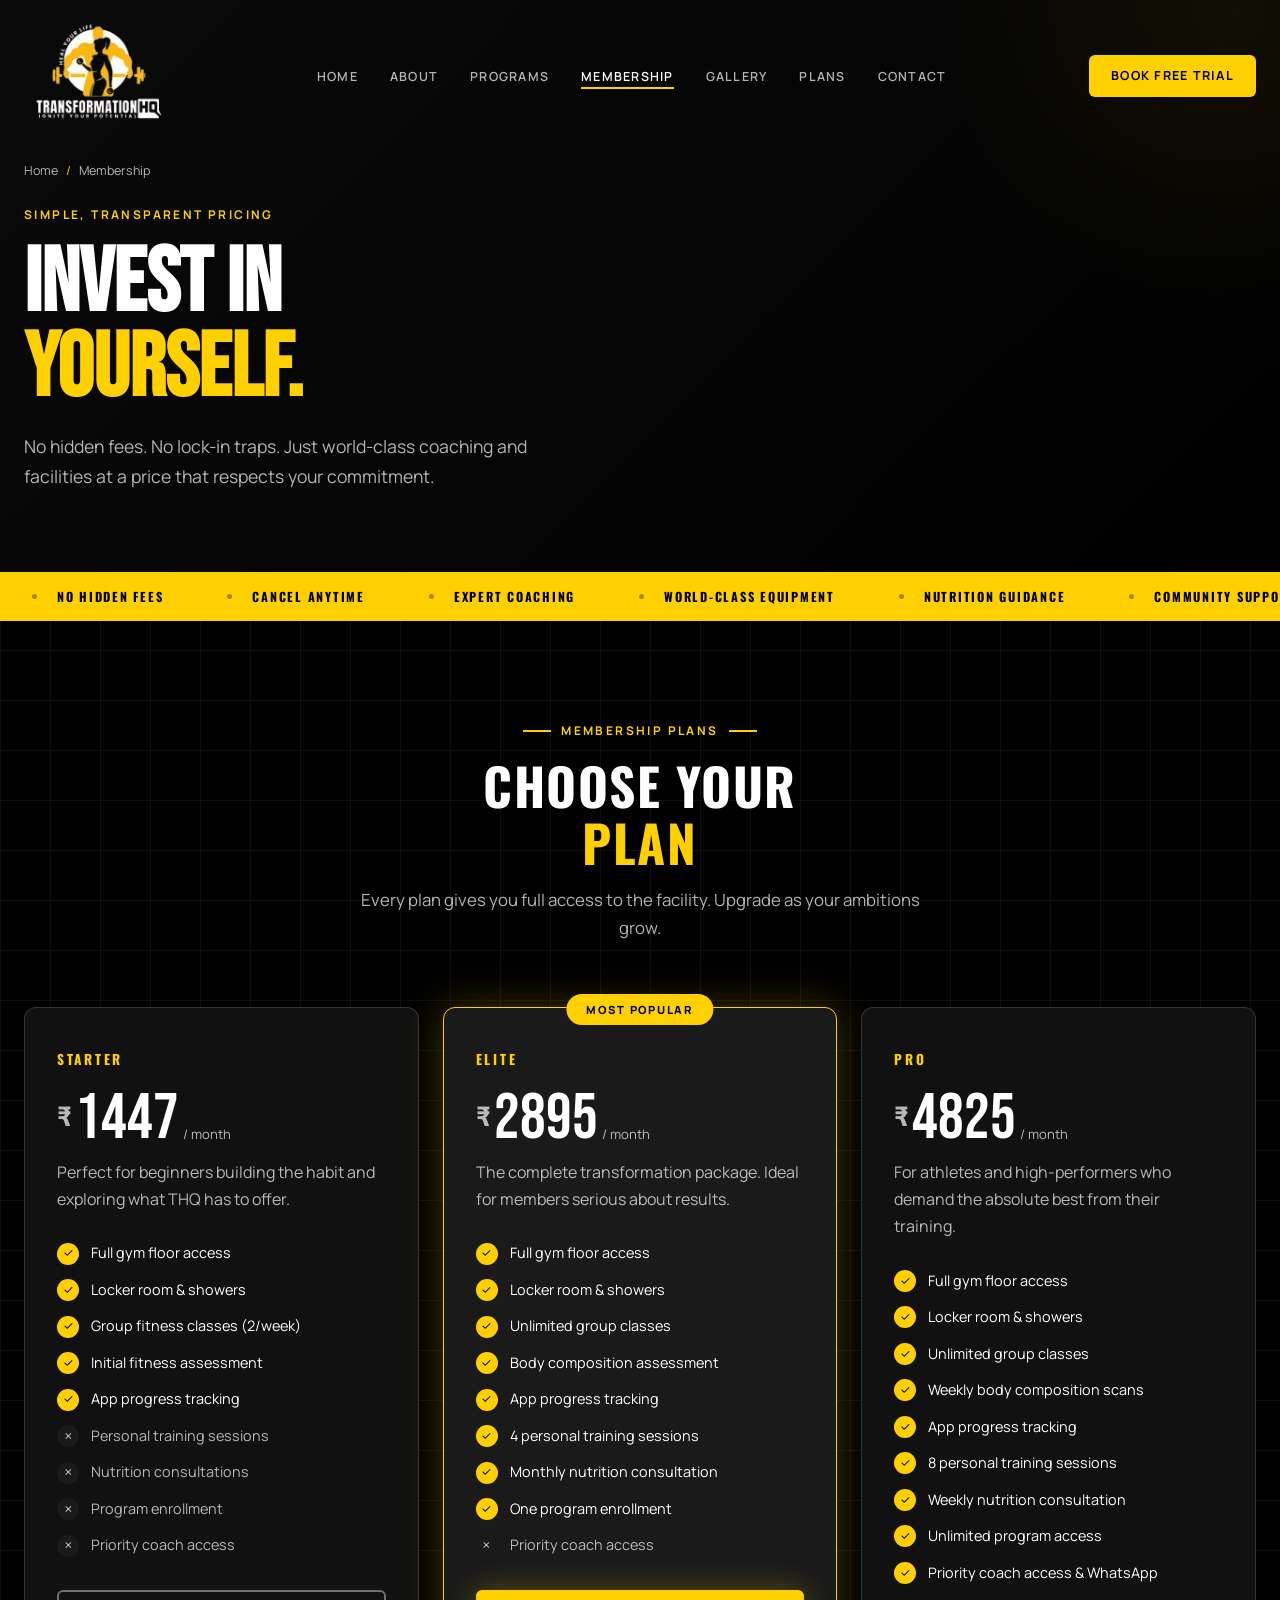
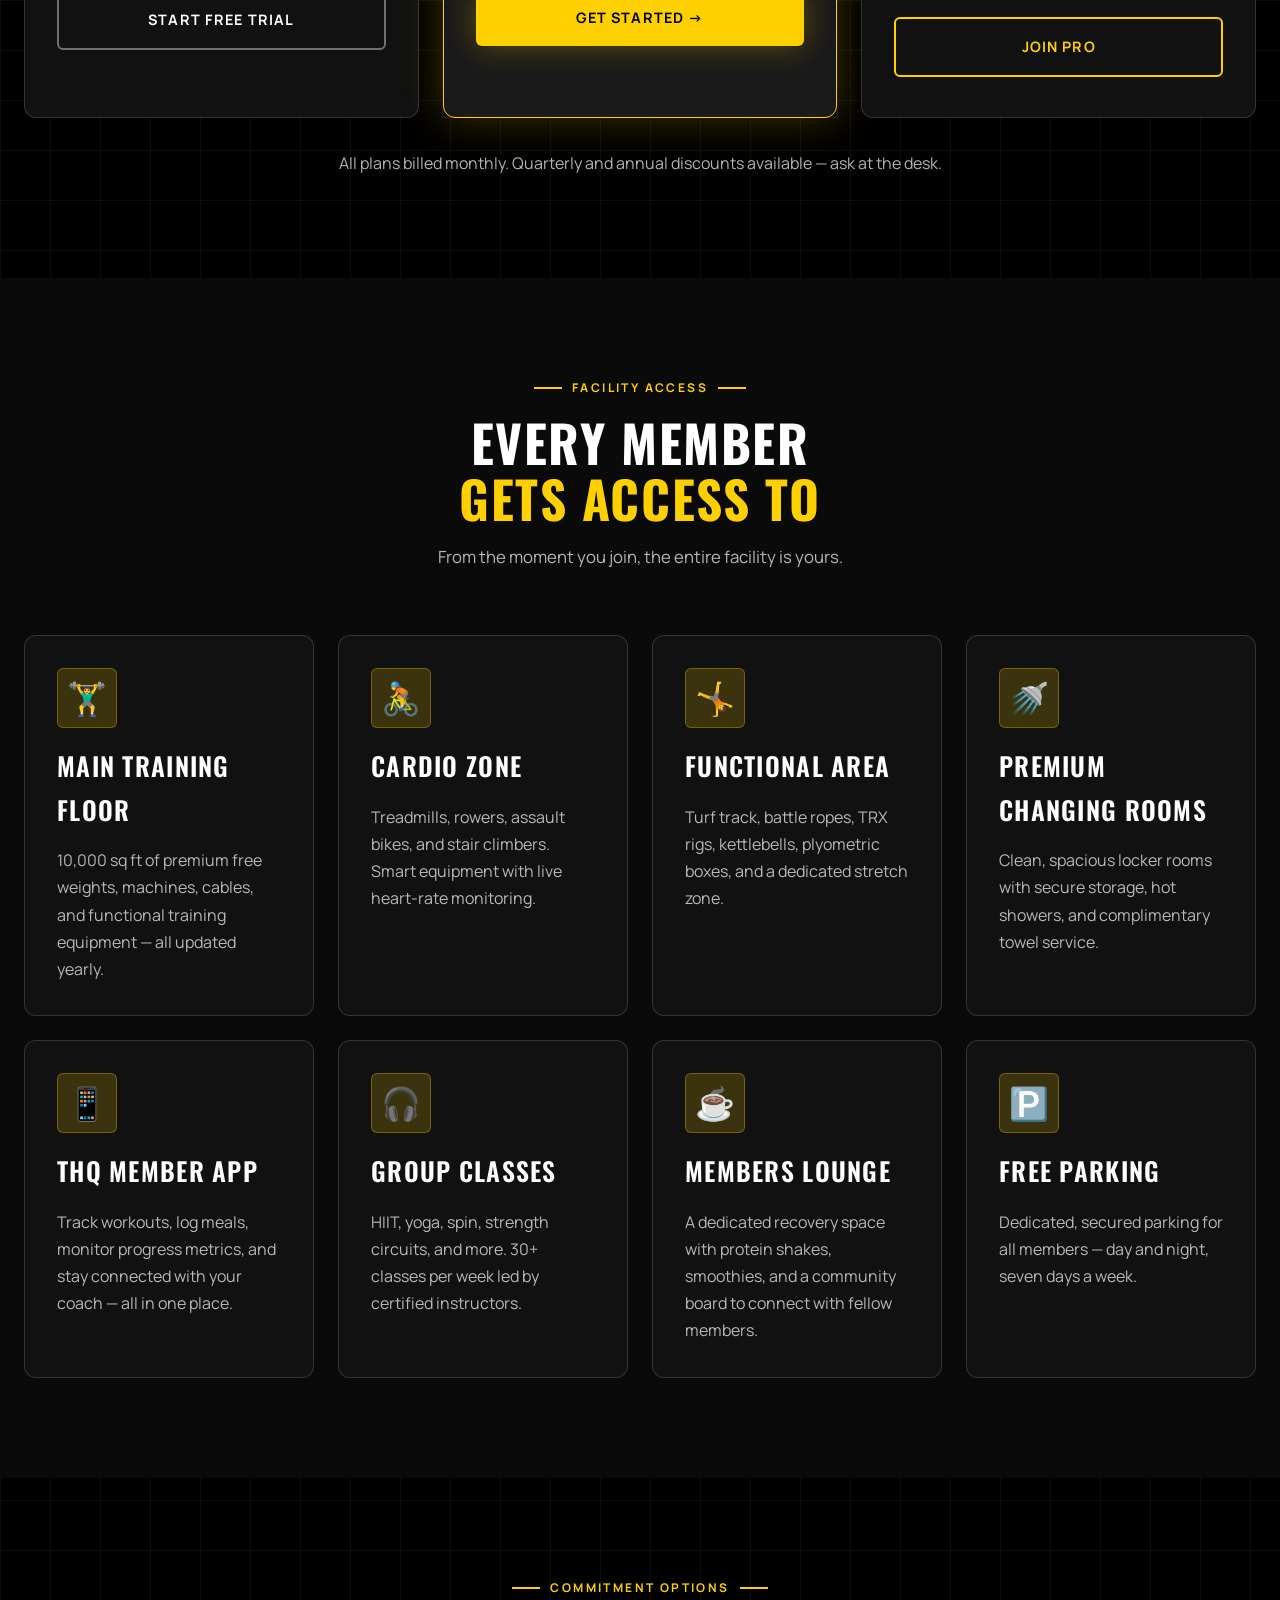
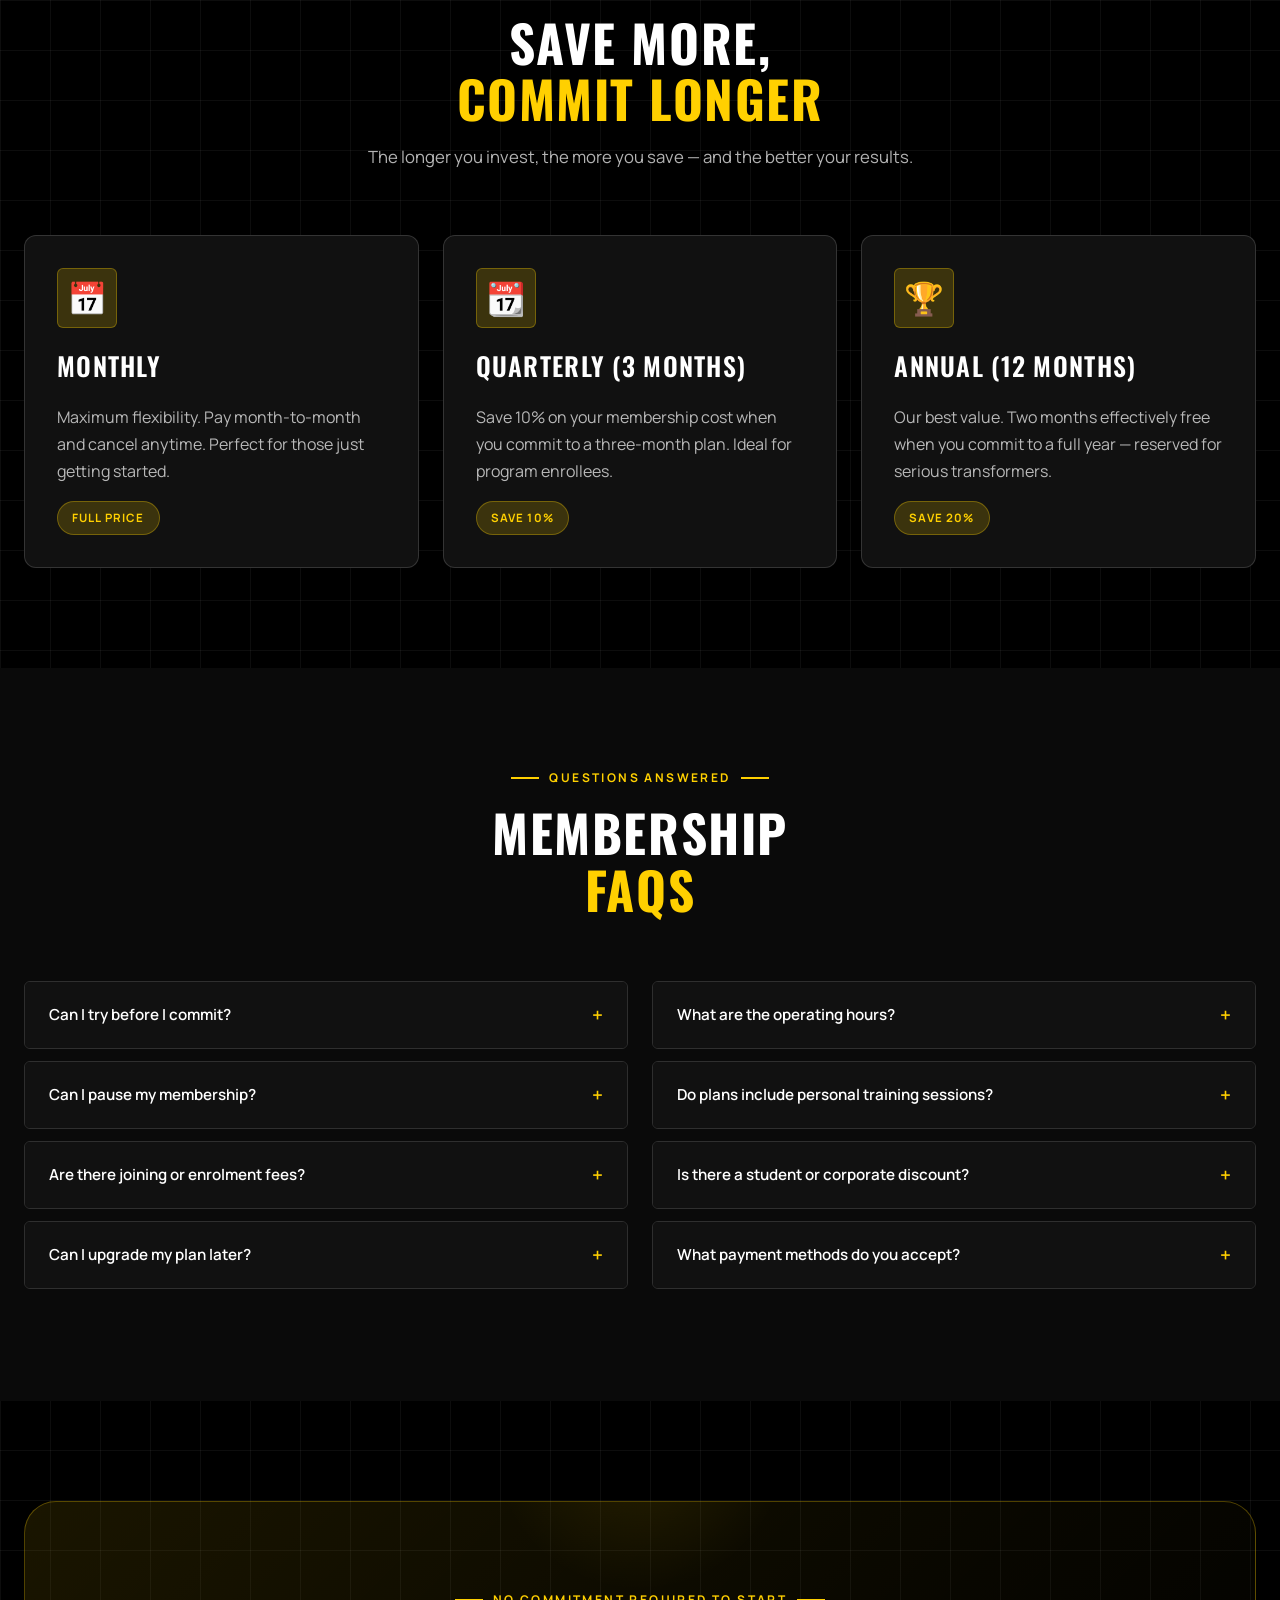
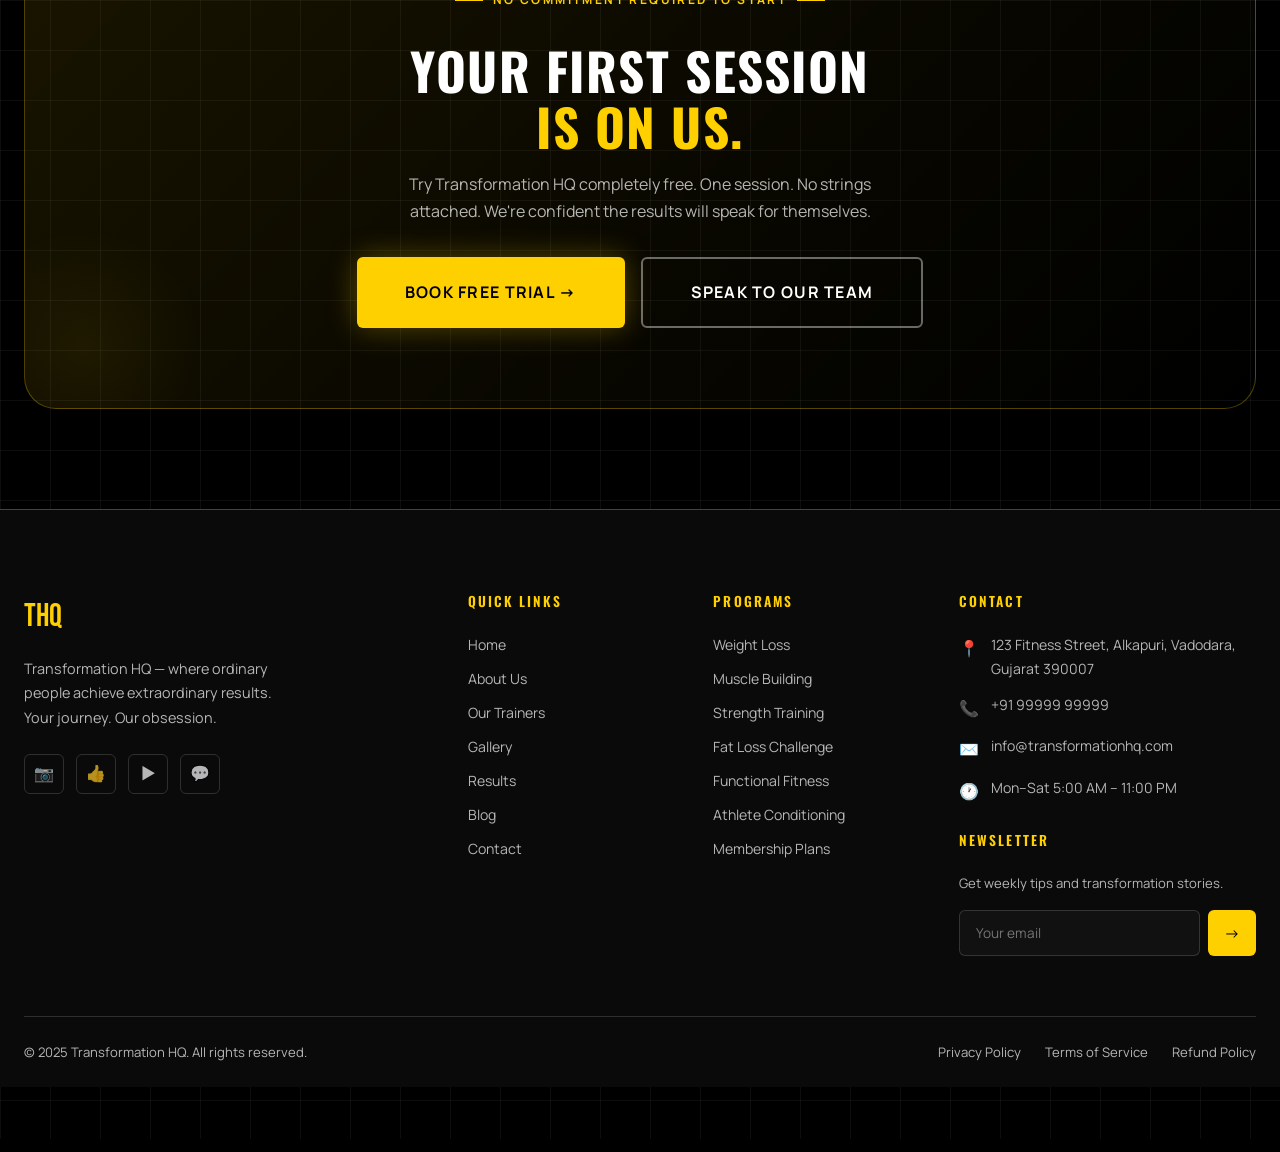
<file: membership.html>
<!DOCTYPE html>
<html lang="en">
<head>
  <meta charset="UTF-8" />
  <meta name="viewport" content="width=device-width, initial-scale=1.0" />
  <meta name="description" content="Transformation HQ membership plans — Starter, Elite, and Pro. Transparent pricing, no hidden fees. Join Vadodara's premier fitness community." />
  <title>Membership Plans | Transformation HQ</title>
    <link rel="icon" type="image/png" href="assets/logo.png">
  <link rel="stylesheet" href="style.css" />

</head>
<body>

  <div id="scroll-progress"></div>

  <nav class="navbar" role="navigation" aria-label="Main navigation">
    <div class="nav-inner">
      <a href="home.html" class="nav-logo" aria-label="Transformation HQ home">
           <img src="assets/logo.png" alt="My Business Name" width="150">
      </a>
      <ul class="nav-links" role="list">
        <li><a href="home.html">Home</a></li>
        <li><a href="about.html">About</a></li>
        <li><a href="programs.html">Programs</a></li>
        <li><a href="membership.html" class="active">Membership</a></li>
        <li><a href="gallery.html">Gallery</a></li>
        <li><a href="plans.html">Plans</a></li>
        <li><a href="contact.html">Contact</a></li>
      </ul>
      <a href="free-trial.html" class="nav-cta">Book Free Trial</a>
      <button class="nav-toggle" id="nav-toggle" aria-label="Open menu" aria-expanded="false">
        <span></span><span></span><span></span>
      </button>
    </div>
  </nav>

  <div class="nav-mobile" id="nav-mobile" aria-hidden="true">
    <a href="home.html">Home</a>
    <a href="about.html">About</a>
    <a href="programs.html">Programs</a>
    <a href="membership.html">Membership</a>
    <a href="gallery.html">Gallery</a>
    <a href="plans.html">Plans</a>
    <a href="contact.html">Contact</a>
    <a href="free-trial.html" class="nav-cta-mobile">Book Free Trial</a>
  </div>

  <main>

    <!-- Page Hero -->
    <section class="page-hero" aria-label="Membership hero">
      <div class="container">
        <div class="breadcrumb">
          <a href="home.html">Home</a>
          <span class="breadcrumb-sep">/</span>
          <span>Membership</span>
        </div>
        <div class="page-hero-eyebrow">Simple, Transparent Pricing</div>
        <h1 class="reveal">Invest In<br/><span class="text-gold">Yourself.</span></h1>
        <p class="reveal delay-100">No hidden fees. No lock-in traps. Just world-class coaching and facilities at a price that respects your commitment.</p>
      </div>
    </section>

    <!-- Ticker -->
    <div class="ticker-wrap" aria-hidden="true">
      <div class="ticker-inner">
        <div class="ticker-item"><span class="ticker-sep"></span> No Hidden Fees</div>
        <div class="ticker-item"><span class="ticker-sep"></span> Cancel Anytime</div>
        <div class="ticker-item"><span class="ticker-sep"></span> Expert Coaching</div>
        <div class="ticker-item"><span class="ticker-sep"></span> World-Class Equipment</div>
        <div class="ticker-item"><span class="ticker-sep"></span> Nutrition Guidance</div>
        <div class="ticker-item"><span class="ticker-sep"></span> Community Support</div>
        <div class="ticker-item"><span class="ticker-sep"></span> Progress Tracking</div>
        <div class="ticker-item"><span class="ticker-sep"></span> Open 5 AM – 11 PM</div>
      </div>
    </div>

    <!-- Pricing Plans -->
    <section class="section" aria-label="Membership pricing">
      <div class="container">
        <div class="section-header centered">
          <div class="eyebrow">Membership Plans</div>
          <h2 class="heading-xl reveal">Choose Your<br/><span class="text-gold">Plan</span></h2>
          <p class="reveal delay-100">Every plan gives you full access to the facility. Upgrade as your ambitions grow.</p>
        </div>

        <div class="pricing-grid grid-3">

          <!-- Starter -->
          <div class="pricing-card reveal">
            <div class="pricing-plan-name">Starter</div>
            <div class="pricing-price">
              <span class="pricing-currency">₹</span>
              <span class="pricing-amount" data-count="1499" data-suffix="">1499</span>
              <span class="pricing-period">/ month</span>
            </div>
            <p class="text-muted">Perfect for beginners building the habit and exploring what THQ has to offer.</p>
            <ul class="pricing-features">
              <li class="included"><span>✓</span> Full gym floor access</li>
              <li class="included"><span>✓</span> Locker room &amp; showers</li>
              <li class="included"><span>✓</span> Group fitness classes (2/week)</li>
              <li class="included"><span>✓</span> Initial fitness assessment</li>
              <li class="included"><span>✓</span> App progress tracking</li>
              <li><span>✗</span> Personal training sessions</li>
              <li><span>✗</span> Nutrition consultations</li>
              <li><span>✗</span> Program enrollment</li>
              <li><span>✗</span> Priority coach access</li>
            </ul>
            <a href="free-trial.html" class="btn btn-outline" style="width:100%;justify-content:center;">Start Free Trial</a>
          </div>

          <!-- Elite (Featured) -->
          <div class="pricing-card featured reveal delay-100">
            <div class="pricing-badge">Most Popular</div>
            <div class="pricing-plan-name">Elite</div>
            <div class="pricing-price">
              <span class="pricing-currency">₹</span>
              <span class="pricing-amount" data-count="2999" data-suffix="">2999</span>
              <span class="pricing-period">/ month</span>
            </div>
            <p class="text-muted">The complete transformation package. Ideal for members serious about results.</p>
            <ul class="pricing-features">
              <li class="included"><span>✓</span> Full gym floor access</li>
              <li class="included"><span>✓</span> Locker room &amp; showers</li>
              <li class="included"><span>✓</span> Unlimited group classes</li>
              <li class="included"><span>✓</span> Body composition assessment</li>
              <li class="included"><span>✓</span> App progress tracking</li>
              <li class="included"><span>✓</span> 4 personal training sessions</li>
              <li class="included"><span>✓</span> Monthly nutrition consultation</li>
              <li class="included"><span>✓</span> One program enrollment</li>
              <li><span>✗</span> Priority coach access</li>
            </ul>
            <a href="free-trial.html" class="btn btn-primary" style="width:100%;justify-content:center;">Get Started &rarr;</a>
          </div>

          <!-- Pro -->
          <div class="pricing-card reveal delay-200">
            <div class="pricing-plan-name">Pro</div>
            <div class="pricing-price">
              <span class="pricing-currency">₹</span>
              <span class="pricing-amount" data-count="4999" data-suffix="">4999</span>
              <span class="pricing-period">/ month</span>
            </div>
            <p class="text-muted">For athletes and high-performers who demand the absolute best from their training.</p>
            <ul class="pricing-features">
              <li class="included"><span>✓</span> Full gym floor access</li>
              <li class="included"><span>✓</span> Locker room &amp; showers</li>
              <li class="included"><span>✓</span> Unlimited group classes</li>
              <li class="included"><span>✓</span> Weekly body composition scans</li>
              <li class="included"><span>✓</span> App progress tracking</li>
              <li class="included"><span>✓</span> 8 personal training sessions</li>
              <li class="included"><span>✓</span> Weekly nutrition consultation</li>
              <li class="included"><span>✓</span> Unlimited program access</li>
              <li class="included"><span>✓</span> Priority coach access &amp; WhatsApp</li>
            </ul>
            <a href="free-trial.html" class="btn btn-gold-outline" style="width:100%;justify-content:center;">Join Pro</a>
          </div>

        </div>

        <p class="text-center text-muted mt-32">All plans billed monthly. Quarterly and annual discounts available — ask at the desk.</p>
      </div>
    </section>

    <!-- What's Included -->
    <section class="section section--dark" aria-label="Membership inclusions">
      <div class="container">
        <div class="section-header centered">
          <div class="eyebrow">Facility Access</div>
          <h2 class="heading-xl reveal">Every Member<br/><span class="text-gold">Gets Access To</span></h2>
          <p class="reveal delay-100">From the moment you join, the entire facility is yours.</p>
        </div>

        <div class="grid-4" data-stagger="0.08">
          <div class="card reveal">
            <div class="icon-box">🏋️‍♂️</div>
            <h3 class="heading-md mt-8 mb-16">Main Training Floor</h3>
            <p class="text-muted">10,000 sq ft of premium free weights, machines, cables, and functional training equipment — all updated yearly.</p>
          </div>
          <div class="card reveal delay-100">
            <div class="icon-box">🚴</div>
            <h3 class="heading-md mt-8 mb-16">Cardio Zone</h3>
            <p class="text-muted">Treadmills, rowers, assault bikes, and stair climbers. Smart equipment with live heart-rate monitoring.</p>
          </div>
          <div class="card reveal delay-200">
            <div class="icon-box">🤸</div>
            <h3 class="heading-md mt-8 mb-16">Functional Area</h3>
            <p class="text-muted">Turf track, battle ropes, TRX rigs, kettlebells, plyometric boxes, and a dedicated stretch zone.</p>
          </div>
          <div class="card reveal delay-300">
            <div class="icon-box">🚿</div>
            <h3 class="heading-md mt-8 mb-16">Premium Changing Rooms</h3>
            <p class="text-muted">Clean, spacious locker rooms with secure storage, hot showers, and complimentary towel service.</p>
          </div>
          <div class="card reveal">
            <div class="icon-box">📱</div>
            <h3 class="heading-md mt-8 mb-16">THQ Member App</h3>
            <p class="text-muted">Track workouts, log meals, monitor progress metrics, and stay connected with your coach — all in one place.</p>
          </div>
          <div class="card reveal delay-100">
            <div class="icon-box">🎧</div>
            <h3 class="heading-md mt-8 mb-16">Group Classes</h3>
            <p class="text-muted">HIIT, yoga, spin, strength circuits, and more. 30+ classes per week led by certified instructors.</p>
          </div>
          <div class="card reveal delay-200">
            <div class="icon-box">☕</div>
            <h3 class="heading-md mt-8 mb-16">Members Lounge</h3>
            <p class="text-muted">A dedicated recovery space with protein shakes, smoothies, and a community board to connect with fellow members.</p>
          </div>
          <div class="card reveal delay-300">
            <div class="icon-box">🅿️</div>
            <h3 class="heading-md mt-8 mb-16">Free Parking</h3>
            <p class="text-muted">Dedicated, secured parking for all members — day and night, seven days a week.</p>
          </div>
        </div>
      </div>
    </section>

    <!-- Commitment Options -->
    <section class="section" aria-label="Commitment options">
      <div class="container">
        <div class="section-header centered">
          <div class="eyebrow">Commitment Options</div>
          <h2 class="heading-xl reveal">Save More,<br/><span class="text-gold">Commit Longer</span></h2>
          <p class="reveal delay-100">The longer you invest, the more you save — and the better your results.</p>
        </div>

        <div class="grid-3">
          <div class="card tilt-card reveal">
            <div class="icon-box">📅</div>
            <h3 class="heading-md mt-8 mb-16">Monthly</h3>
            <p class="text-muted mb-16">Maximum flexibility. Pay month-to-month and cancel anytime. Perfect for those just getting started.</p>
            <div class="badge">Full Price</div>
          </div>
          <div class="card tilt-card anim-border reveal delay-100">
            <div class="icon-box">📆</div>
            <h3 class="heading-md mt-8 mb-16">Quarterly (3 Months)</h3>
            <p class="text-muted mb-16">Save 10% on your membership cost when you commit to a three-month plan. Ideal for program enrollees.</p>
            <div class="badge">Save 10%</div>
          </div>
          <div class="card tilt-card reveal delay-200">
            <div class="icon-box">🏆</div>
            <h3 class="heading-md mt-8 mb-16">Annual (12 Months)</h3>
            <p class="text-muted mb-16">Our best value. Two months effectively free when you commit to a full year — reserved for serious transformers.</p>
            <div class="badge">Save 20%</div>
          </div>
        </div>
      </div>
    </section>

    <!-- FAQ -->
    <section class="section section--dark" aria-label="Membership FAQ">
      <div class="container">
        <div class="section-header centered">
          <div class="eyebrow">Questions Answered</div>
          <h2 class="heading-xl reveal">Membership<br/><span class="text-gold">FAQs</span></h2>
        </div>

        <div class="grid-2">
          <div>
            <div class="faq-item reveal">
              <button class="faq-question">Can I try before I commit?
                <span class="faq-icon">+</span>
              </button>
              <div class="faq-answer">Absolutely. We offer a completely free trial session — no credit card, no obligation. Book via the website or call us directly. We want you to experience THQ before making any decision.</div>
            </div>
            <div class="faq-item reveal delay-100">
              <button class="faq-question">Can I pause my membership?
                <span class="faq-icon">+</span>
              </button>
              <div class="faq-answer">Yes. Members can freeze their membership for up to 30 days per year due to travel, illness, or personal circumstances. Just notify the front desk at least 48 hours in advance.</div>
            </div>
            <div class="faq-item reveal delay-200">
              <button class="faq-question">Are there joining or enrolment fees?
                <span class="faq-icon">+</span>
              </button>
              <div class="faq-answer">No. We believe in transparent pricing. You pay only the monthly plan amount — there are no joining fees, admin charges, or hidden costs. What you see is what you pay.</div>
            </div>
            <div class="faq-item reveal delay-100">
              <button class="faq-question">Can I upgrade my plan later?
                <span class="faq-icon">+</span>
              </button>
              <div class="faq-answer">Yes, you can upgrade from Starter to Elite or Pro at any time. The prorated difference is simply applied to your next billing cycle. Downgrades take effect at the start of the following month.</div>
            </div>
          </div>

          <div>
            <div class="faq-item reveal">
              <button class="faq-question">What are the operating hours?
                <span class="faq-icon">+</span>
              </button>
              <div class="faq-answer">We are open Monday to Saturday from 5:00 AM to 11:00 PM, and on Sundays from 6:00 AM to 10:00 PM. Holiday timings may vary — check the website or our Instagram for announcements.</div>
            </div>
            <div class="faq-item reveal delay-100">
              <button class="faq-question">Do plans include personal training sessions?
                <span class="faq-icon">+</span>
              </button>
              <div class="faq-answer">Personal training sessions are included in the Elite plan (4/month) and Pro plan (8/month). Starter members can add PT sessions as a top-up at ₹699 per session. All sessions must be booked 24 hours in advance.</div>
            </div>
            <div class="faq-item reveal delay-200">
              <button class="faq-question">Is there a student or corporate discount?
                <span class="faq-icon">+</span>
              </button>
              <div class="faq-answer">Yes. We offer a 15% student discount with valid college ID, and custom corporate rates for teams of 5 or more. Contact us at info@transformationhq.com for corporate partnership details.</div>
            </div>
            <div class="faq-item reveal delay-100">
              <button class="faq-question">What payment methods do you accept?
                <span class="faq-icon">+</span>
              </button>
              <div class="faq-answer">We accept UPI, all major debit and credit cards, net banking, and cash. EMI options are available for quarterly and annual plans through select banks.</div>
            </div>
          </div>
        </div>
      </div>
    </section>

    <!-- CTA -->
    <section class="section" aria-label="Call to action">
      <div class="container">
        <div class="cta-section reveal-scale">
          <div class="eyebrow" style="justify-content:center;">No Commitment Required to Start</div>
          <h2 class="heading-xl mt-16 mb-16">Your First Session<br/><span class="text-gold">Is On Us.</span></h2>
          <p class="text-muted mb-32" style="max-width:480px;margin-left:auto;margin-right:auto;">Try Transformation HQ completely free. One session. No strings attached. We're confident the results will speak for themselves.</p>
          <div class="btn-group" style="justify-content:center;">
            <a href="free-trial.html" class="btn btn-primary btn-lg magnetic">Book Free Trial &rarr;</a>
            <a href="contact.html" class="btn btn-outline btn-lg">Speak To Our Team</a>
          </div>
        </div>
      </div>
    </section>

  </main>

  <footer class="footer" role="contentinfo">
    <div class="container">
      <div class="footer-grid">
        <div>
          <div class="footer-brand-name">THQ</div>
          <p class="footer-brand-desc">Transformation HQ — where ordinary people achieve extraordinary results. Your journey. Our obsession.</p>
          <div class="footer-social">
            <a href="#" class="social-btn" aria-label="Instagram">📷</a>
            <a href="#" class="social-btn" aria-label="Facebook">👍</a>
            <a href="#" class="social-btn" aria-label="YouTube">▶️</a>
            <a href="https://wa.me/919999999999" class="social-btn" aria-label="WhatsApp">💬</a>
          </div>
        </div>
        <div>
          <div class="footer-heading">Quick Links</div>
          <ul class="footer-links">
            <li><a href="home.html">Home</a></li>
            <li><a href="about.html">About Us</a></li>
            <li><a href="trainers.html">Our Trainers</a></li>
            <li><a href="gallery.html">Gallery</a></li>
            <li><a href="testimonials.html">Results</a></li>
            <li><a href="blog.html">Blog</a></li>
            <li><a href="contact.html">Contact</a></li>
          </ul>
        </div>
        <div>
          <div class="footer-heading">Programs</div>
          <ul class="footer-links">
            <li><a href="programs.html">Weight Loss</a></li>
            <li><a href="programs.html">Muscle Building</a></li>
            <li><a href="programs.html">Strength Training</a></li>
            <li><a href="programs.html">Fat Loss Challenge</a></li>
            <li><a href="programs.html">Functional Fitness</a></li>
            <li><a href="programs.html">Athlete Conditioning</a></li>
            <li><a href="membership.html">Membership Plans</a></li>
          </ul>
        </div>
        <div>
          <div class="footer-heading">Contact</div>
          <div class="footer-contact-item"><span>📍</span><span>123 Fitness Street, Alkapuri, Vadodara, Gujarat 390007</span></div>
          <div class="footer-contact-item"><span>📞</span><span><a href="tel:+919999999999" style="color:inherit;">+91 99999 99999</a></span></div>
          <div class="footer-contact-item"><span>✉️</span><span><a href="mailto:info@transformationhq.com" style="color:inherit;">info@transformationhq.com</a></span></div>
          <div class="footer-contact-item"><span>🕐</span><span>Mon–Sat 5:00 AM – 11:00 PM</span></div>
          <div class="footer-heading mt-24">Newsletter</div>
          <p class="text-muted mb-16" style="font-size:.82rem;">Get weekly tips and transformation stories.</p>
          <form class="newsletter-form">
            <input type="email" class="newsletter-input" placeholder="Your email" required />
            <button type="submit" class="newsletter-btn">→</button>
          </form>
        </div>
      </div>
      <div class="footer-bottom">
        <p class="footer-copyright">&copy; 2025 Transformation HQ. All rights reserved.</p>
        <div class="footer-legal">
          <a href="#">Privacy Policy</a>
          <a href="#">Terms of Service</a>
          <a href="#">Refund Policy</a>
        </div>
      </div>
    </div>
  </footer>

  <button id="back-to-top" aria-label="Back to top">↑</button>

  <script src="main.js"></script>
 
</body>
</html>
</file>
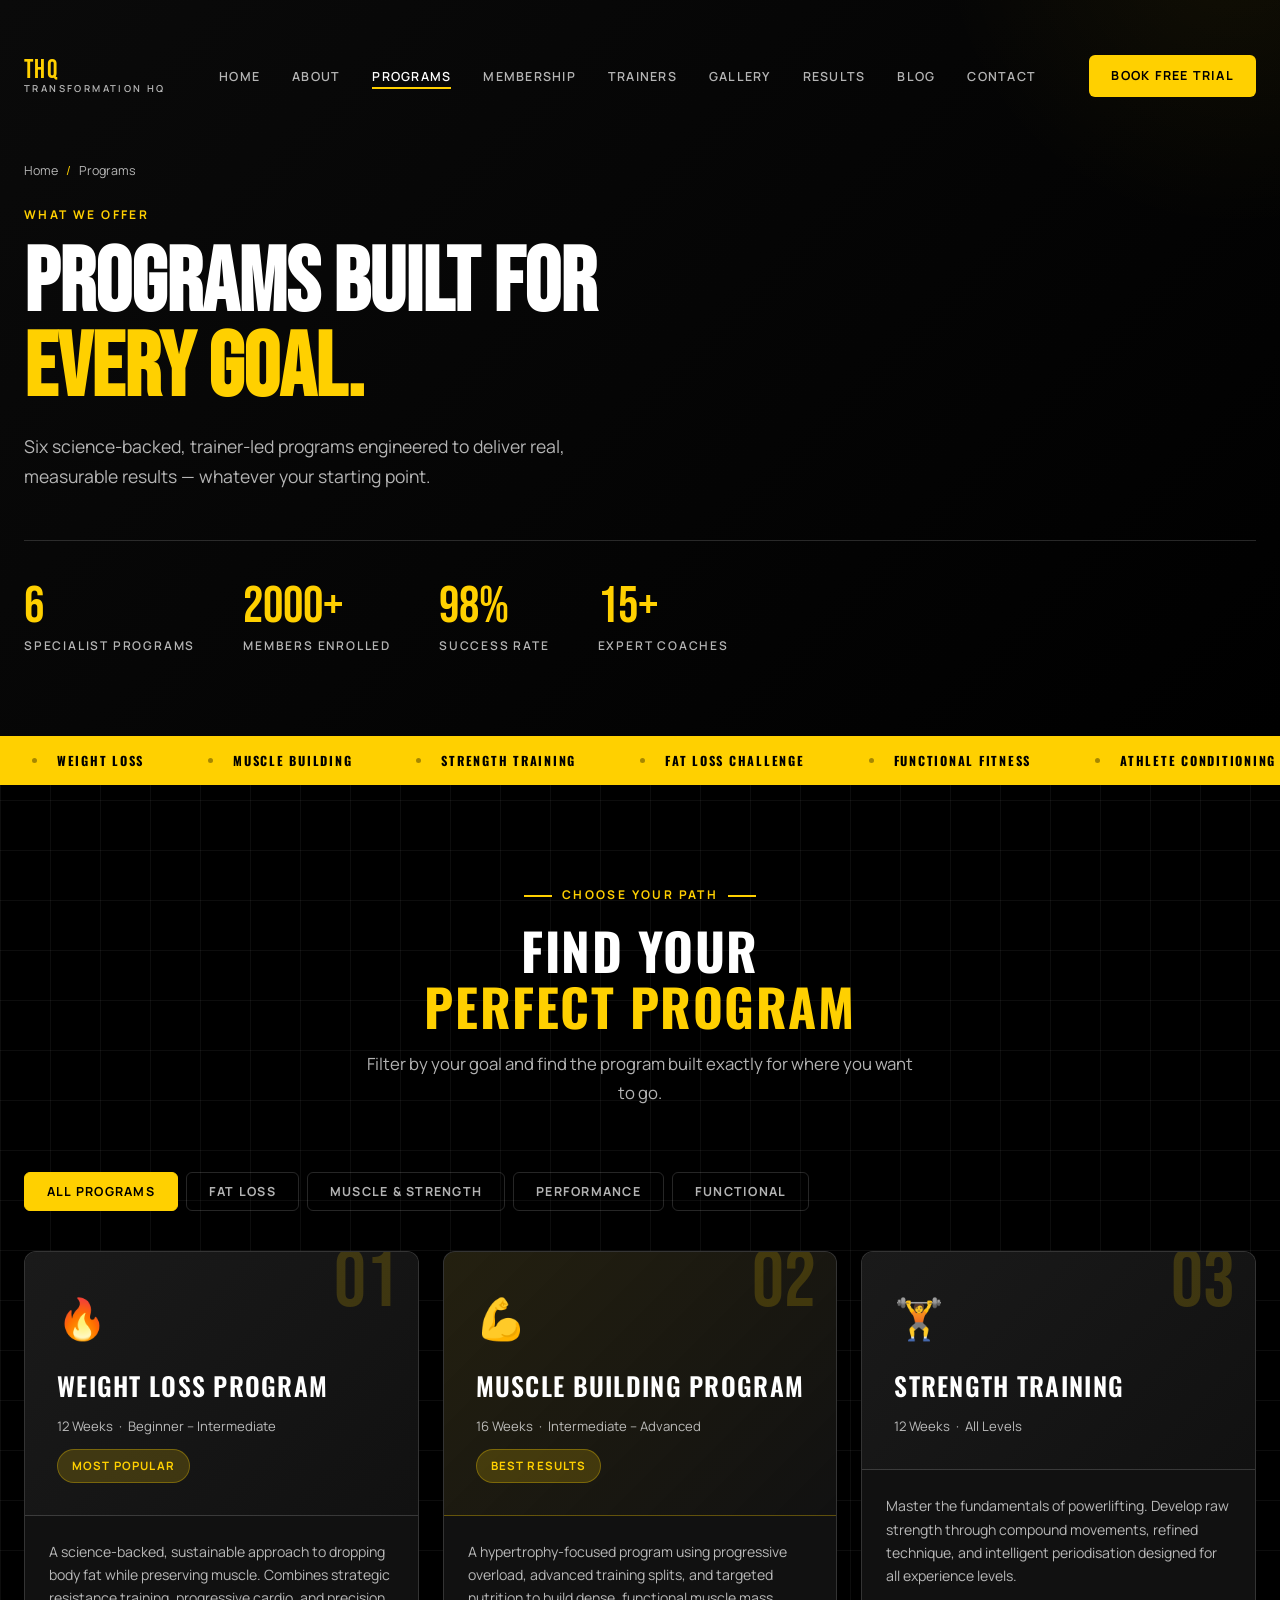
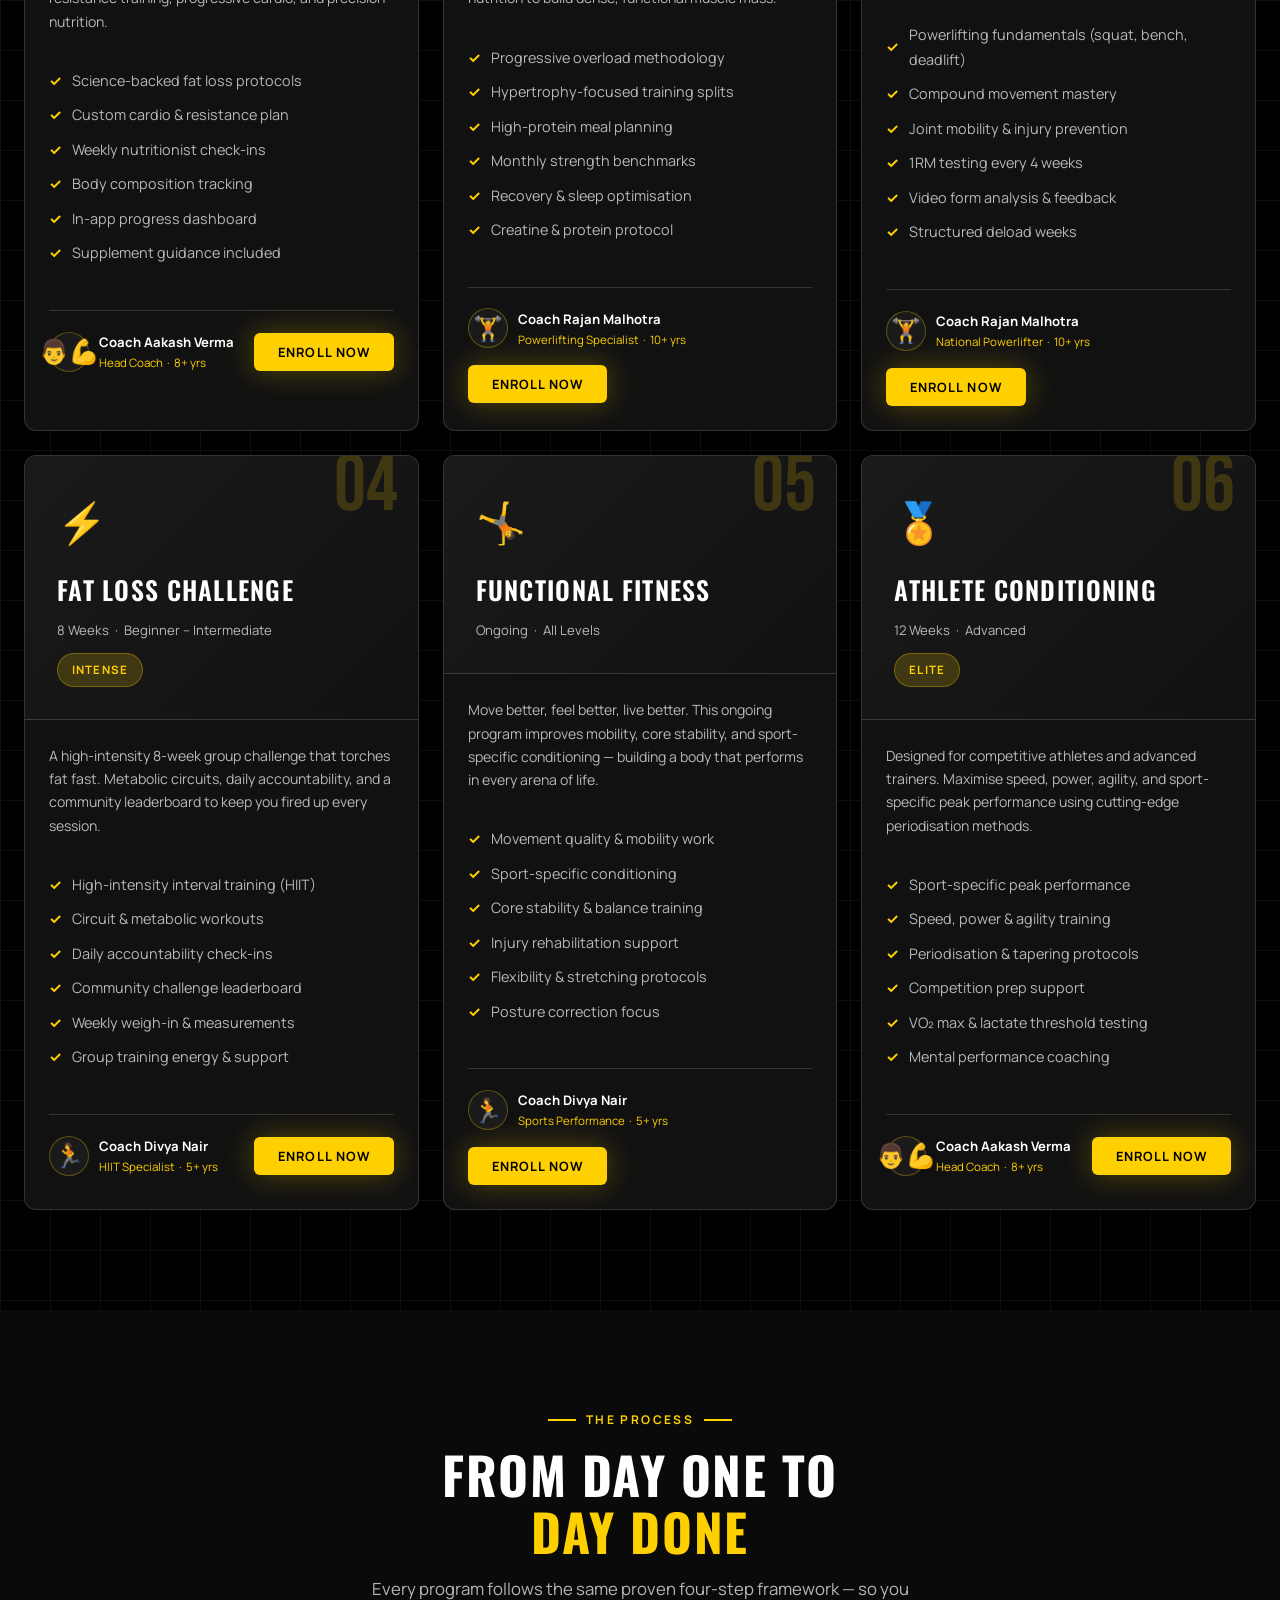
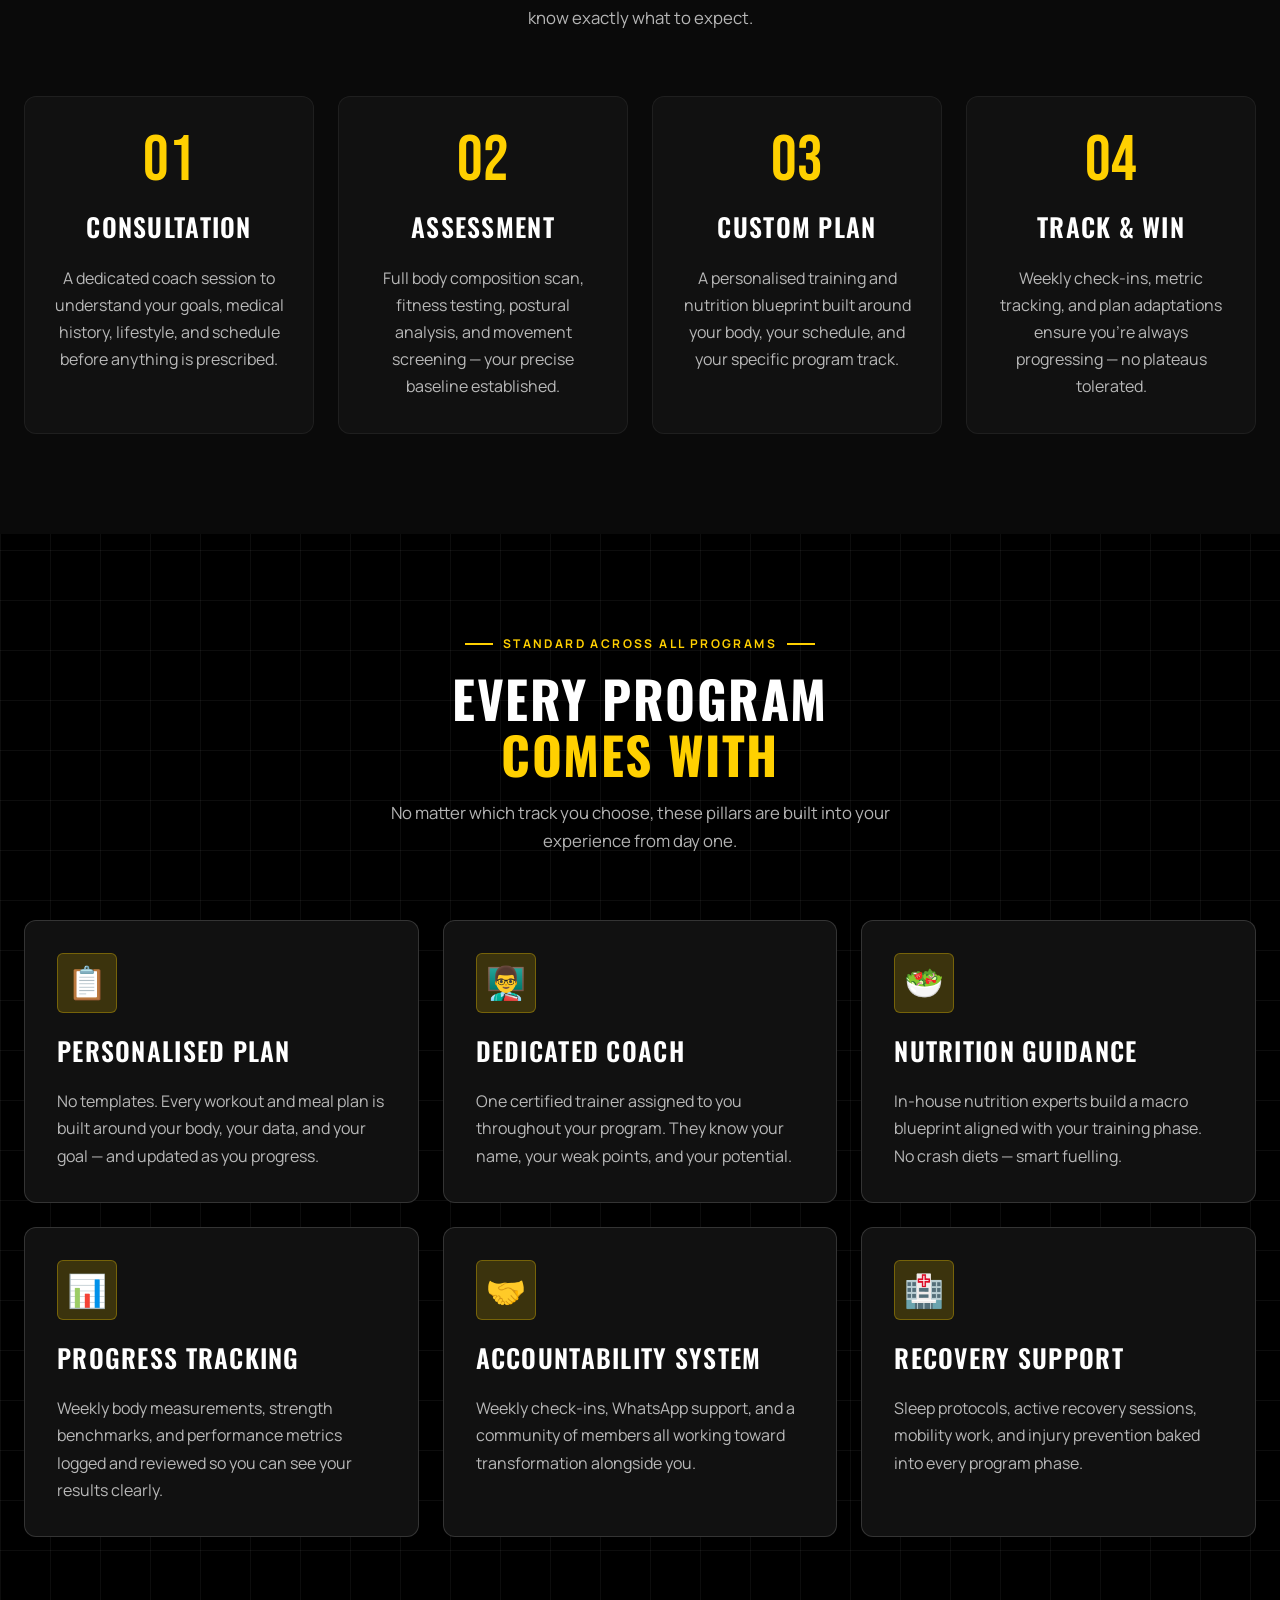
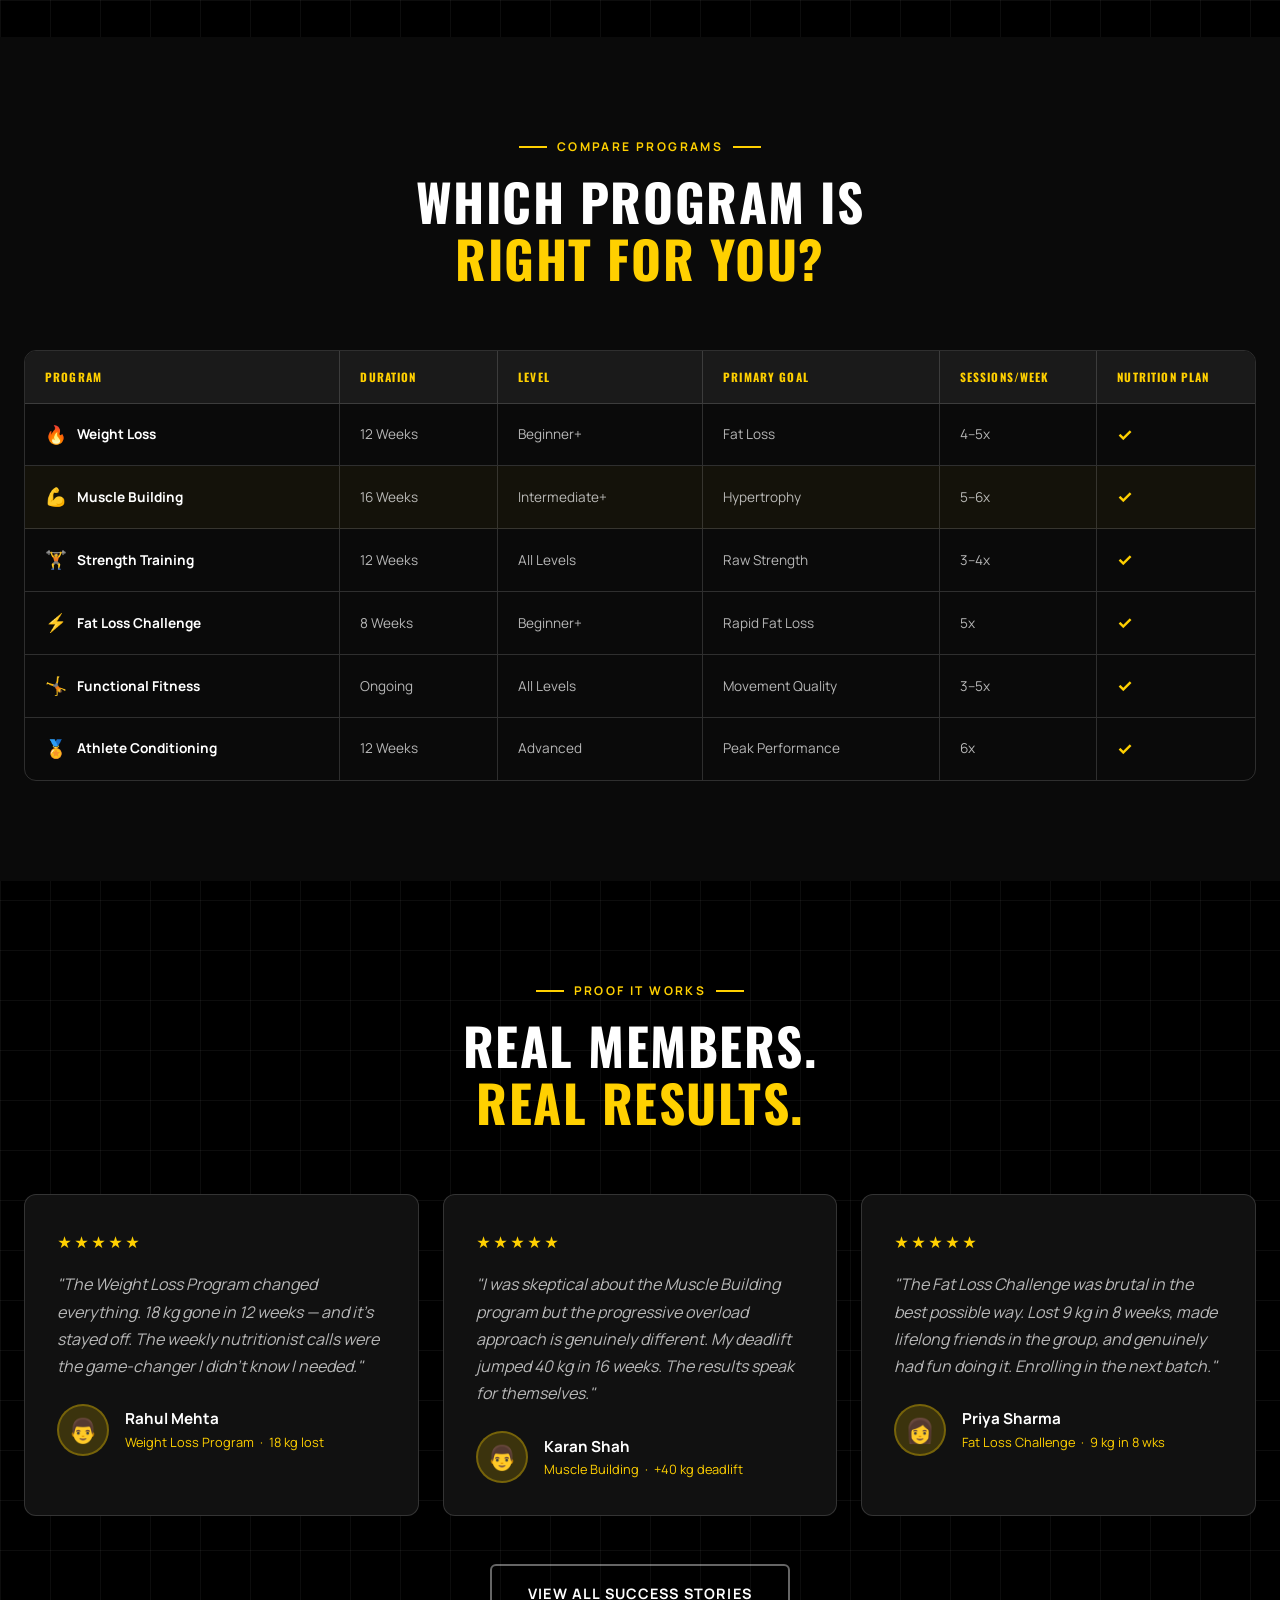
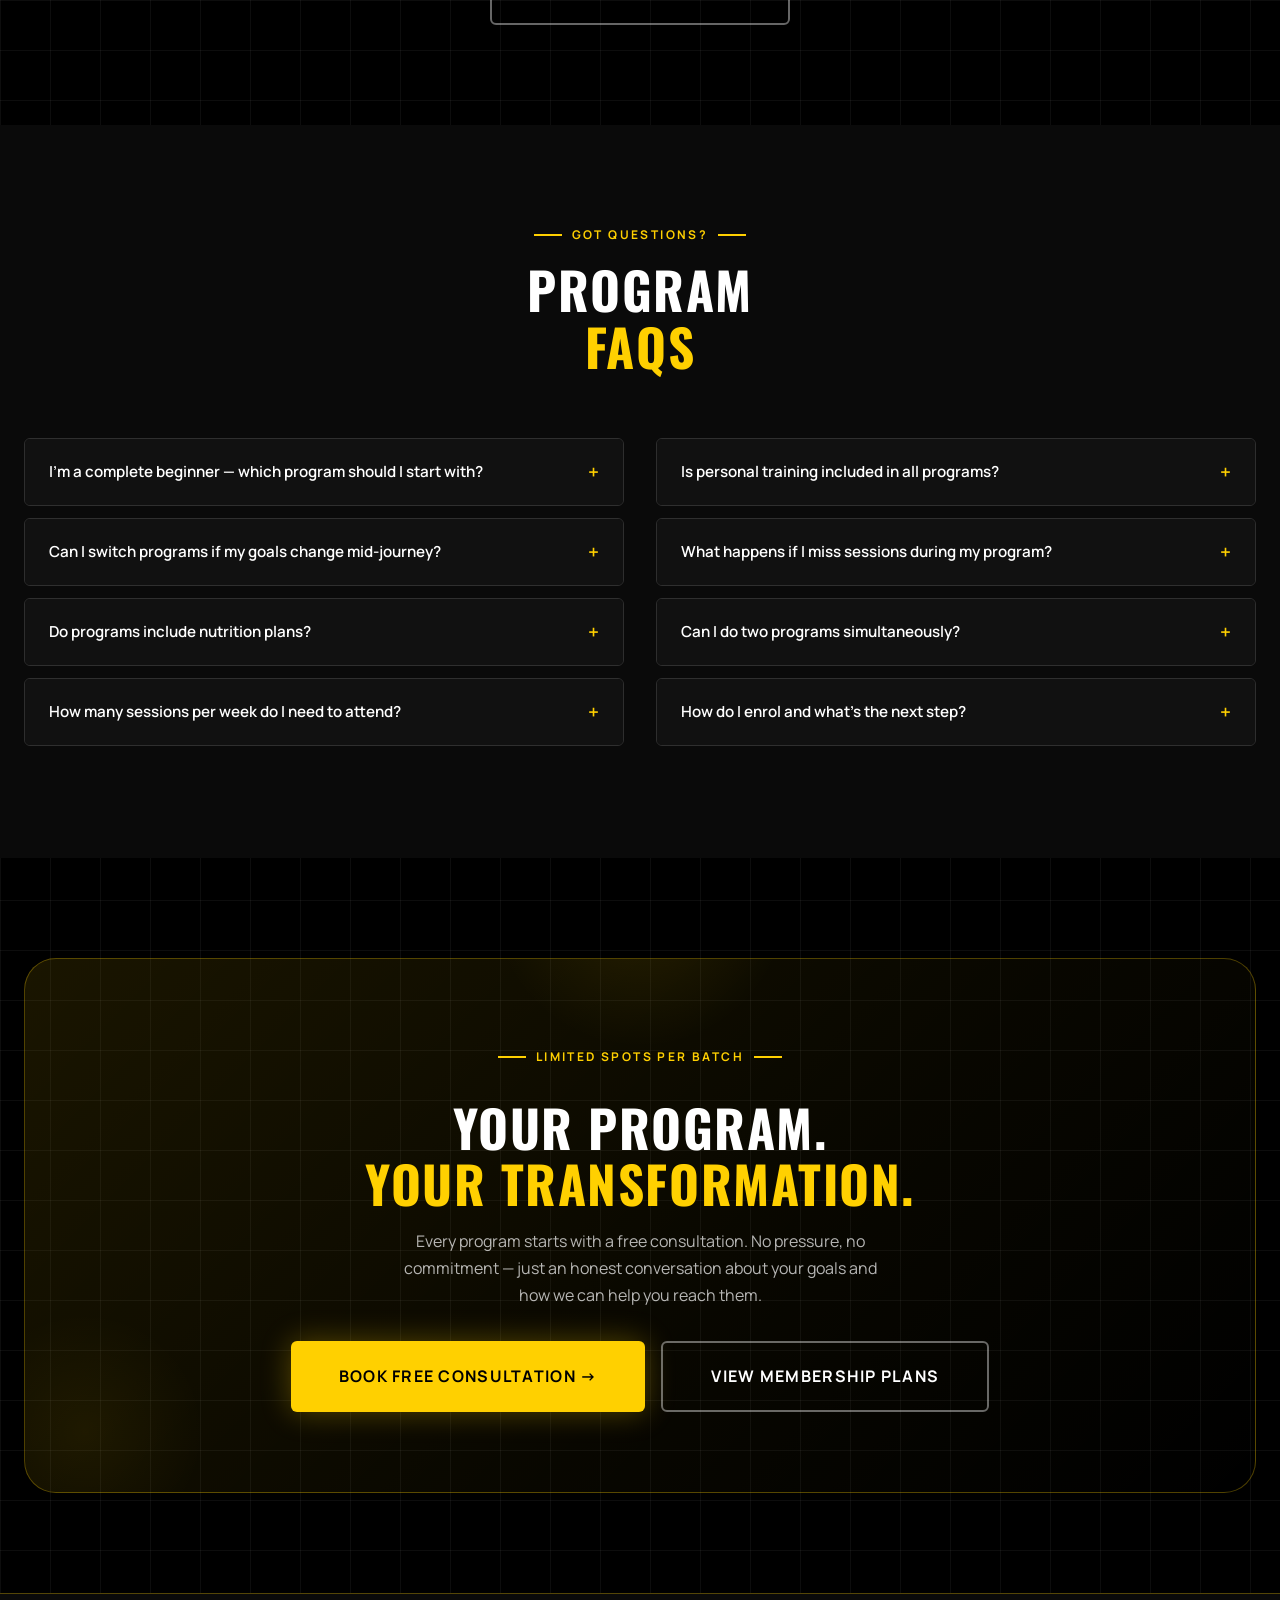
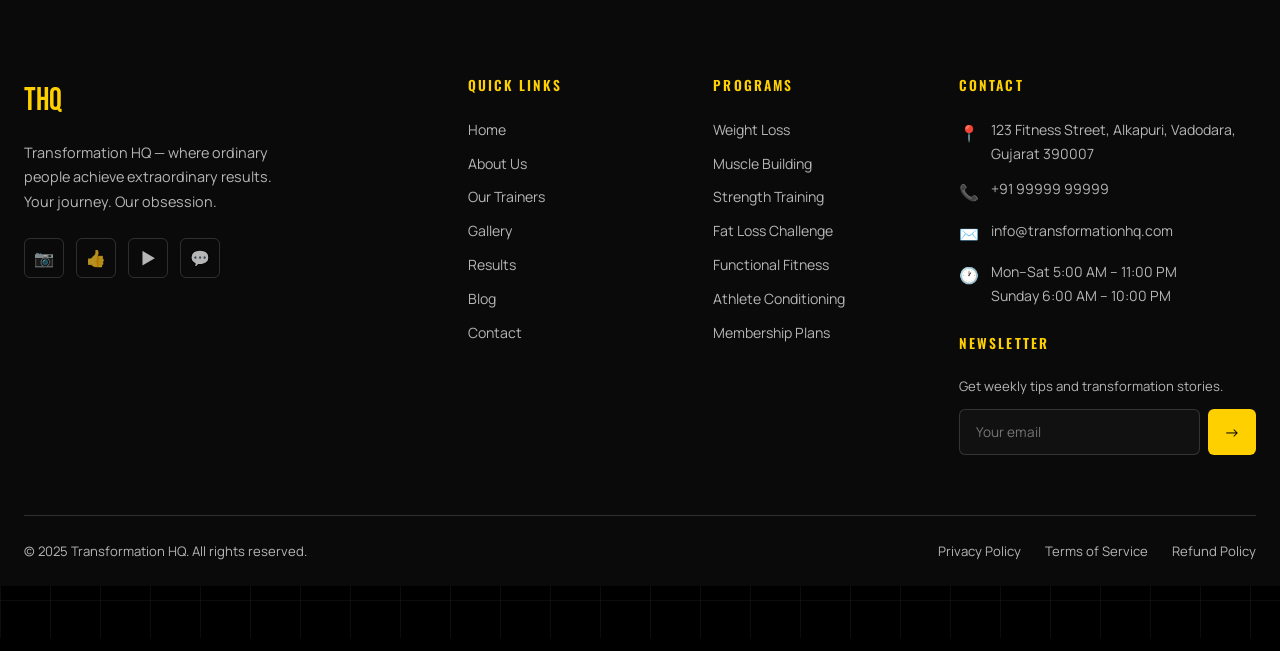
<file: programs.html>
<!DOCTYPE html>
<html lang="en">
<head>
  <meta charset="UTF-8" />
  <meta name="viewport" content="width=device-width, initial-scale=1.0" />
  <meta name="description" content="Explore Transformation HQ's expert fitness programs — Weight Loss, Muscle Building, Strength Training, HIIT, Functional Fitness, and Athlete Conditioning." />
  <meta name="keywords" content="gym programs, weight loss program, muscle building, strength training, HIIT, personal training, Vadodara" />
  <title>Programs | Transformation HQ</title>
  <link rel="stylesheet" href="style.css" />
 
</head>
<body>

  <!-- Scroll Progress -->
  <div id="scroll-progress" role="progressbar" aria-label="Page scroll progress"></div>

  <!-- ============================================================
       NAVBAR
  ============================================================ -->
  <nav class="navbar" role="navigation" aria-label="Main navigation">
    <div class="nav-inner">
      <a href="home.html" class="nav-logo" aria-label="Transformation HQ home">
        <span class="nav-logo-main">THQ</span>
        <span class="nav-logo-sub">Transformation HQ</span>
      </a>

      <ul class="nav-links" role="list">
        <li><a href="index.html">Home</a></li>
        <li><a href="about.html">About</a></li>
        <li><a href="programs.html" class="active">Programs</a></li>
        <li><a href="membership.html">Membership</a></li>
        <li><a href="trainers.html">Trainers</a></li>
        <li><a href="gallery.html">Gallery</a></li>
        <li><a href="testimonials.html">Results</a></li>
        <li><a href="blog.html">Blog</a></li>
        <li><a href="contact.html">Contact</a></li>
      </ul>

      <a href="free-trial.html" class="nav-cta">Book Free Trial</a>

      <button class="nav-toggle" id="nav-toggle" aria-label="Open menu" aria-expanded="false">
        <span></span><span></span><span></span>
      </button>
    </div>
  </nav>

  <!-- Mobile Nav -->
  <div class="nav-mobile" id="nav-mobile" aria-hidden="true">
    <a href="index.html">Home</a>
    <a href="about.html">About</a>
    <a href="programs.html">Programs</a>
    <a href="membership.html">Membership</a>
    <a href="trainers.html">Trainers</a>
    <a href="gallery.html">Gallery</a>
    <a href="testimonials.html">Results</a>
    <a href="blog.html">Blog</a>
    <a href="contact.html">Contact</a>
    <a href="free-trial.html" class="nav-cta-mobile">Book Free Trial</a>
  </div>

  <main>

    <!-- ============================================================
         PAGE HERO
    ============================================================ -->
    <section class="page-hero" aria-label="Programs hero">
      <div class="container">
        <div class="breadcrumb">
          <a href="home.html">Home</a>
          <span class="breadcrumb-sep">/</span>
          <span>Programs</span>
        </div>
        <div class="page-hero-eyebrow">What We Offer</div>
        <h1 class="reveal">Programs Built For<br/><span class="text-gold">Every Goal.</span></h1>
        <p class="reveal delay-100">Six science-backed, trainer-led programs engineered to deliver real, measurable results — whatever your starting point.</p>

        <div class="programs-hero-stats reveal delay-200">
          <div class="stat-item">
            <span class="stat-number text-gold" data-count="6" data-suffix="">6</span>
            <span class="stat-label">Specialist Programs</span>
          </div>
          <div class="stat-item">
            <span class="stat-number text-gold" data-count="2000" data-suffix="+">2000+</span>
            <span class="stat-label">Members Enrolled</span>
          </div>
          <div class="stat-item">
            <span class="stat-number text-gold" data-count="98" data-suffix="%">98%</span>
            <span class="stat-label">Success Rate</span>
          </div>
          <div class="stat-item">
            <span class="stat-number text-gold" data-count="15" data-suffix="+">15+</span>
            <span class="stat-label">Expert Coaches</span>
          </div>
        </div>
      </div>
    </section>

    <!-- Ticker -->
    <div class="ticker-wrap" aria-hidden="true">
      <div class="ticker-inner">
        <div class="ticker-item"><span class="ticker-sep"></span> Weight Loss</div>
        <div class="ticker-item"><span class="ticker-sep"></span> Muscle Building</div>
        <div class="ticker-item"><span class="ticker-sep"></span> Strength Training</div>
        <div class="ticker-item"><span class="ticker-sep"></span> Fat Loss Challenge</div>
        <div class="ticker-item"><span class="ticker-sep"></span> Functional Fitness</div>
        <div class="ticker-item"><span class="ticker-sep"></span> Athlete Conditioning</div>
        <div class="ticker-item"><span class="ticker-sep"></span> Personal Training</div>
        <div class="ticker-item"><span class="ticker-sep"></span> Nutrition Coaching</div>
        <div class="ticker-item"><span class="ticker-sep"></span> HIIT Classes</div>
        <div class="ticker-item"><span class="ticker-sep"></span> Body Transformation</div>
      </div>
    </div>

    <!-- ============================================================
         FILTER + PROGRAMS GRID
    ============================================================ -->
    <section class="section" id="all-programs" aria-label="All programs">
      <div class="container">

        <div class="section-header centered">
          <div class="eyebrow">Choose Your Path</div>
          <h2 class="heading-xl reveal">Find Your<br/><span class="text-gold">Perfect Program</span></h2>
          <p class="reveal delay-100">Filter by your goal and find the program built exactly for where you want to go.</p>
        </div>

        <!-- Filter Tabs -->
        <div class="filter-tabs" role="tablist" aria-label="Filter programs by goal">
          <button class="filter-tab active" data-filter="all" role="tab" aria-selected="true">All Programs</button>
          <button class="filter-tab" data-filter="fat-loss" role="tab" aria-selected="false">Fat Loss</button>
          <button class="filter-tab" data-filter="muscle" role="tab" aria-selected="false">Muscle &amp; Strength</button>
          <button class="filter-tab" data-filter="performance" role="tab" aria-selected="false">Performance</button>
          <button class="filter-tab" data-filter="functional" role="tab" aria-selected="false">Functional</button>
        </div>

        <!-- Programs Grid -->
        <div class="programs-grid grid-3" data-stagger="0.08">

          <!-- Weight Loss -->
          <article class="program-card reveal" data-category="fat-loss" aria-label="Weight Loss Program">
            <div class="program-header">
              <div class="number-accent" aria-hidden="true">01</div>
              <div class="program-icon">🔥</div>
              <h3 class="heading-md">Weight Loss Program</h3>
              <p class="text-muted mt-8 program-meta">12 Weeks &nbsp;·&nbsp; Beginner – Intermediate</p>
              <div class="program-badges">
                <span class="badge">Most Popular</span>
              </div>
            </div>
            <div class="program-body">
              <p class="text-muted program-desc">A science-backed, sustainable approach to dropping body fat while preserving muscle. Combines strategic resistance training, progressive cardio, and precision nutrition.</p>
              <ul class="program-features">
                <li>Science-backed fat loss protocols</li>
                <li>Custom cardio &amp; resistance plan</li>
                <li>Weekly nutritionist check-ins</li>
                <li>Body composition tracking</li>
                <li>In-app progress dashboard</li>
                <li>Supplement guidance included</li>
              </ul>
              <div class="program-footer">
                <div class="program-trainer">
                  <span class="program-trainer-avatar" aria-hidden="true">👨‍💪</span>
                  <div>
                    <div class="program-trainer-name">Coach Aakash Verma</div>
                    <div class="program-trainer-exp">Head Coach &nbsp;·&nbsp; 8+ yrs</div>
                  </div>
                </div>
                <button class="btn btn-primary btn-sm program-enroll-btn" data-program="Weight Loss Program" data-duration="12 Weeks" data-level="Beginner – Intermediate" data-icon="🔥">Enroll Now</button>
              </div>
            </div>
          </article>

          <!-- Muscle Building -->
          <article class="program-card reveal delay-100" data-category="muscle" aria-label="Muscle Building Program">
            <div class="program-header program-header--gold">
              <div class="number-accent" aria-hidden="true">02</div>
              <div class="program-icon">💪</div>
              <h3 class="heading-md">Muscle Building Program</h3>
              <p class="text-muted mt-8 program-meta">16 Weeks &nbsp;·&nbsp; Intermediate – Advanced</p>
              <div class="program-badges">
                <span class="badge">Best Results</span>
              </div>
            </div>
            <div class="program-body">
              <p class="text-muted program-desc">A hypertrophy-focused program using progressive overload, advanced training splits, and targeted nutrition to build dense, functional muscle mass.</p>
              <ul class="program-features">
                <li>Progressive overload methodology</li>
                <li>Hypertrophy-focused training splits</li>
                <li>High-protein meal planning</li>
                <li>Monthly strength benchmarks</li>
                <li>Recovery &amp; sleep optimisation</li>
                <li>Creatine &amp; protein protocol</li>
              </ul>
              <div class="program-footer">
                <div class="program-trainer">
                  <span class="program-trainer-avatar" aria-hidden="true">🏋️</span>
                  <div>
                    <div class="program-trainer-name">Coach Rajan Malhotra</div>
                    <div class="program-trainer-exp">Powerlifting Specialist &nbsp;·&nbsp; 10+ yrs</div>
                  </div>
                </div>
                <button class="btn btn-primary btn-sm program-enroll-btn" data-program="Muscle Building Program" data-duration="16 Weeks" data-level="Intermediate – Advanced" data-icon="💪">Enroll Now</button>
              </div>
            </div>
          </article>

          <!-- Strength Training -->
          <article class="program-card reveal delay-200" data-category="muscle" aria-label="Strength Training Program">
            <div class="program-header">
              <div class="number-accent" aria-hidden="true">03</div>
              <div class="program-icon">🏋️</div>
              <h3 class="heading-md">Strength Training</h3>
              <p class="text-muted mt-8 program-meta">12 Weeks &nbsp;·&nbsp; All Levels</p>
            </div>
            <div class="program-body">
              <p class="text-muted program-desc">Master the fundamentals of powerlifting. Develop raw strength through compound movements, refined technique, and intelligent periodisation designed for all experience levels.</p>
              <ul class="program-features">
                <li>Powerlifting fundamentals (squat, bench, deadlift)</li>
                <li>Compound movement mastery</li>
                <li>Joint mobility &amp; injury prevention</li>
                <li>1RM testing every 4 weeks</li>
                <li>Video form analysis &amp; feedback</li>
                <li>Structured deload weeks</li>
              </ul>
              <div class="program-footer">
                <div class="program-trainer">
                  <span class="program-trainer-avatar" aria-hidden="true">🏋️</span>
                  <div>
                    <div class="program-trainer-name">Coach Rajan Malhotra</div>
                    <div class="program-trainer-exp">National Powerlifter &nbsp;·&nbsp; 10+ yrs</div>
                  </div>
                </div>
                <button class="btn btn-primary btn-sm program-enroll-btn" data-program="Strength Training" data-duration="12 Weeks" data-level="All Levels" data-icon="🏋️">Enroll Now</button>
              </div>
            </div>
          </article>

          <!-- Fat Loss Challenge -->
          <article class="program-card reveal" data-category="fat-loss" aria-label="Fat Loss Challenge">
            <div class="program-header">
              <div class="number-accent" aria-hidden="true">04</div>
              <div class="program-icon">⚡</div>
              <h3 class="heading-md">Fat Loss Challenge</h3>
              <p class="text-muted mt-8 program-meta">8 Weeks &nbsp;·&nbsp; Beginner – Intermediate</p>
              <div class="program-badges">
                <span class="badge">Intense</span>
              </div>
            </div>
            <div class="program-body">
              <p class="text-muted program-desc">A high-intensity 8-week group challenge that torches fat fast. Metabolic circuits, daily accountability, and a community leaderboard to keep you fired up every session.</p>
              <ul class="program-features">
                <li>High-intensity interval training (HIIT)</li>
                <li>Circuit &amp; metabolic workouts</li>
                <li>Daily accountability check-ins</li>
                <li>Community challenge leaderboard</li>
                <li>Weekly weigh-in &amp; measurements</li>
                <li>Group training energy &amp; support</li>
              </ul>
              <div class="program-footer">
                <div class="program-trainer">
                  <span class="program-trainer-avatar" aria-hidden="true">🏃</span>
                  <div>
                    <div class="program-trainer-name">Coach Divya Nair</div>
                    <div class="program-trainer-exp">HIIT Specialist &nbsp;·&nbsp; 5+ yrs</div>
                  </div>
                </div>
                <button class="btn btn-primary btn-sm program-enroll-btn" data-program="Fat Loss Challenge" data-duration="8 Weeks" data-level="Beginner – Intermediate" data-icon="⚡">Enroll Now</button>
              </div>
            </div>
          </article>

          <!-- Functional Fitness -->
          <article class="program-card reveal delay-100" data-category="functional" aria-label="Functional Fitness Program">
            <div class="program-header">
              <div class="number-accent" aria-hidden="true">05</div>
              <div class="program-icon">🤸</div>
              <h3 class="heading-md">Functional Fitness</h3>
              <p class="text-muted mt-8 program-meta">Ongoing &nbsp;·&nbsp; All Levels</p>
            </div>
            <div class="program-body">
              <p class="text-muted program-desc">Move better, feel better, live better. This ongoing program improves mobility, core stability, and sport-specific conditioning — building a body that performs in every arena of life.</p>
              <ul class="program-features">
                <li>Movement quality &amp; mobility work</li>
                <li>Sport-specific conditioning</li>
                <li>Core stability &amp; balance training</li>
                <li>Injury rehabilitation support</li>
                <li>Flexibility &amp; stretching protocols</li>
                <li>Posture correction focus</li>
              </ul>
              <div class="program-footer">
                <div class="program-trainer">
                  <span class="program-trainer-avatar" aria-hidden="true">🏃</span>
                  <div>
                    <div class="program-trainer-name">Coach Divya Nair</div>
                    <div class="program-trainer-exp">Sports Performance &nbsp;·&nbsp; 5+ yrs</div>
                  </div>
                </div>
                <button class="btn btn-primary btn-sm program-enroll-btn" data-program="Functional Fitness" data-duration="Ongoing" data-level="All Levels" data-icon="🤸">Enroll Now</button>
              </div>
            </div>
          </article>

          <!-- Athlete Conditioning -->
          <article class="program-card reveal delay-200" data-category="performance" aria-label="Athlete Conditioning Program">
            <div class="program-header">
              <div class="number-accent" aria-hidden="true">06</div>
              <div class="program-icon">🏅</div>
              <h3 class="heading-md">Athlete Conditioning</h3>
              <p class="text-muted mt-8 program-meta">12 Weeks &nbsp;·&nbsp; Advanced</p>
              <div class="program-badges">
                <span class="badge">Elite</span>
              </div>
            </div>
            <div class="program-body">
              <p class="text-muted program-desc">Designed for competitive athletes and advanced trainers. Maximise speed, power, agility, and sport-specific peak performance using cutting-edge periodisation methods.</p>
              <ul class="program-features">
                <li>Sport-specific peak performance</li>
                <li>Speed, power &amp; agility training</li>
                <li>Periodisation &amp; tapering protocols</li>
                <li>Competition prep support</li>
                <li>VO₂ max &amp; lactate threshold testing</li>
                <li>Mental performance coaching</li>
              </ul>
              <div class="program-footer">
                <div class="program-trainer">
                  <span class="program-trainer-avatar" aria-hidden="true">👨‍💪</span>
                  <div>
                    <div class="program-trainer-name">Coach Aakash Verma</div>
                    <div class="program-trainer-exp">Head Coach &nbsp;·&nbsp; 8+ yrs</div>
                  </div>
                </div>
                <button class="btn btn-primary btn-sm program-enroll-btn" data-program="Athlete Conditioning" data-duration="12 Weeks" data-level="Advanced" data-icon="🏅">Enroll Now</button>
              </div>
            </div>
          </article>

        </div><!-- /.programs-grid -->
      </div>
    </section>

    <!-- ============================================================
         HOW IT WORKS
    ============================================================ -->
    <section class="section section--dark" aria-label="How the program process works">
      <div class="container">
        <div class="section-header centered">
          <div class="eyebrow">The Process</div>
          <h2 class="heading-xl reveal">From Day One To<br/><span class="text-gold">Day Done</span></h2>
          <p class="reveal delay-100">Every program follows the same proven four-step framework — so you know exactly what to expect.</p>
        </div>

        <div class="process-grid grid-4">
          <div class="process-step glass-card reveal">
            <span class="process-step-number">01</span>
            <h3 class="heading-md mb-16">Consultation</h3>
            <p class="text-muted">A dedicated coach session to understand your goals, medical history, lifestyle, and schedule before anything is prescribed.</p>
          </div>
          <div class="process-step glass-card reveal delay-100">
            <span class="process-step-number">02</span>
            <h3 class="heading-md mb-16">Assessment</h3>
            <p class="text-muted">Full body composition scan, fitness testing, postural analysis, and movement screening — your precise baseline established.</p>
          </div>
          <div class="process-step glass-card reveal delay-200">
            <span class="process-step-number">03</span>
            <h3 class="heading-md mb-16">Custom Plan</h3>
            <p class="text-muted">A personalised training and nutrition blueprint built around your body, your schedule, and your specific program track.</p>
          </div>
          <div class="process-step glass-card reveal delay-300">
            <span class="process-step-number">04</span>
            <h3 class="heading-md mb-16">Track &amp; Win</h3>
            <p class="text-muted">Weekly check-ins, metric tracking, and plan adaptations ensure you're always progressing — no plateaus tolerated.</p>
          </div>
        </div>
      </div>
    </section>

    <!-- ============================================================
         WHAT'S INCLUDED IN EVERY PROGRAM
    ============================================================ -->
    <section class="section" aria-label="What is included in all programs">
      <div class="container">
        <div class="section-header centered">
          <div class="eyebrow">Standard Across All Programs</div>
          <h2 class="heading-xl reveal">Every Program<br/><span class="text-gold">Comes With</span></h2>
          <p class="reveal delay-100">No matter which track you choose, these pillars are built into your experience from day one.</p>
        </div>

        <div class="grid-3" data-stagger="0.08">
          <div class="card tilt-card reveal">
            <div class="icon-box">📋</div>
            <h3 class="heading-md mt-8 mb-16">Personalised Plan</h3>
            <p class="text-muted">No templates. Every workout and meal plan is built around your body, your data, and your goal — and updated as you progress.</p>
          </div>
          <div class="card tilt-card reveal delay-100">
            <div class="icon-box">👨‍🏫</div>
            <h3 class="heading-md mt-8 mb-16">Dedicated Coach</h3>
            <p class="text-muted">One certified trainer assigned to you throughout your program. They know your name, your weak points, and your potential.</p>
          </div>
          <div class="card tilt-card reveal delay-200">
            <div class="icon-box">🥗</div>
            <h3 class="heading-md mt-8 mb-16">Nutrition Guidance</h3>
            <p class="text-muted">In-house nutrition experts build a macro blueprint aligned with your training phase. No crash diets — smart fuelling.</p>
          </div>
          <div class="card tilt-card reveal delay-100">
            <div class="icon-box">📊</div>
            <h3 class="heading-md mt-8 mb-16">Progress Tracking</h3>
            <p class="text-muted">Weekly body measurements, strength benchmarks, and performance metrics logged and reviewed so you can see your results clearly.</p>
          </div>
          <div class="card tilt-card reveal delay-200">
            <div class="icon-box">🤝</div>
            <h3 class="heading-md mt-8 mb-16">Accountability System</h3>
            <p class="text-muted">Weekly check-ins, WhatsApp support, and a community of members all working toward transformation alongside you.</p>
          </div>
          <div class="card tilt-card reveal delay-300">
            <div class="icon-box">🏥</div>
            <h3 class="heading-md mt-8 mb-16">Recovery Support</h3>
            <p class="text-muted">Sleep protocols, active recovery sessions, mobility work, and injury prevention baked into every program phase.</p>
          </div>
        </div>
      </div>
    </section>

    <!-- ============================================================
         PROGRAM COMPARISON TABLE
    ============================================================ -->
    <section class="section section--dark" aria-label="Program comparison">
      <div class="container">
        <div class="section-header centered">
          <div class="eyebrow">Compare Programs</div>
          <h2 class="heading-xl reveal">Which Program Is<br/><span class="text-gold">Right For You?</span></h2>
        </div>

        <div class="program-compare-wrap reveal">
          <div class="program-compare-table" role="table" aria-label="Program comparison table">

            <!-- Header row -->
            <div class="compare-row compare-row--header" role="row">
              <div class="compare-cell compare-cell--label" role="columnheader">Program</div>
              <div class="compare-cell" role="columnheader">Duration</div>
              <div class="compare-cell" role="columnheader">Level</div>
              <div class="compare-cell" role="columnheader">Primary Goal</div>
              <div class="compare-cell" role="columnheader">Sessions/Week</div>
              <div class="compare-cell" role="columnheader">Nutrition Plan</div>
            </div>

            <!-- Weight Loss -->
            <div class="compare-row" role="row">
              <div class="compare-cell compare-cell--label" role="cell">
                <span class="compare-icon" aria-hidden="true">🔥</span> Weight Loss
              </div>
              <div class="compare-cell" role="cell">12 Weeks</div>
              <div class="compare-cell" role="cell">Beginner+</div>
              <div class="compare-cell" role="cell">Fat Loss</div>
              <div class="compare-cell" role="cell">4–5x</div>
              <div class="compare-cell" role="cell"><span class="compare-check" aria-label="Included">✓</span></div>
            </div>

            <!-- Muscle Building -->
            <div class="compare-row compare-row--highlight" role="row">
              <div class="compare-cell compare-cell--label" role="cell">
                <span class="compare-icon" aria-hidden="true">💪</span> Muscle Building
              </div>
              <div class="compare-cell" role="cell">16 Weeks</div>
              <div class="compare-cell" role="cell">Intermediate+</div>
              <div class="compare-cell" role="cell">Hypertrophy</div>
              <div class="compare-cell" role="cell">5–6x</div>
              <div class="compare-cell" role="cell"><span class="compare-check" aria-label="Included">✓</span></div>
            </div>

            <!-- Strength Training -->
            <div class="compare-row" role="row">
              <div class="compare-cell compare-cell--label" role="cell">
                <span class="compare-icon" aria-hidden="true">🏋️</span> Strength Training
              </div>
              <div class="compare-cell" role="cell">12 Weeks</div>
              <div class="compare-cell" role="cell">All Levels</div>
              <div class="compare-cell" role="cell">Raw Strength</div>
              <div class="compare-cell" role="cell">3–4x</div>
              <div class="compare-cell" role="cell"><span class="compare-check" aria-label="Included">✓</span></div>
            </div>

            <!-- Fat Loss Challenge -->
            <div class="compare-row" role="row">
              <div class="compare-cell compare-cell--label" role="cell">
                <span class="compare-icon" aria-hidden="true">⚡</span> Fat Loss Challenge
              </div>
              <div class="compare-cell" role="cell">8 Weeks</div>
              <div class="compare-cell" role="cell">Beginner+</div>
              <div class="compare-cell" role="cell">Rapid Fat Loss</div>
              <div class="compare-cell" role="cell">5x</div>
              <div class="compare-cell" role="cell"><span class="compare-check" aria-label="Included">✓</span></div>
            </div>

            <!-- Functional Fitness -->
            <div class="compare-row" role="row">
              <div class="compare-cell compare-cell--label" role="cell">
                <span class="compare-icon" aria-hidden="true">🤸</span> Functional Fitness
              </div>
              <div class="compare-cell" role="cell">Ongoing</div>
              <div class="compare-cell" role="cell">All Levels</div>
              <div class="compare-cell" role="cell">Movement Quality</div>
              <div class="compare-cell" role="cell">3–5x</div>
              <div class="compare-cell" role="cell"><span class="compare-check" aria-label="Included">✓</span></div>
            </div>

            <!-- Athlete Conditioning -->
            <div class="compare-row" role="row">
              <div class="compare-cell compare-cell--label" role="cell">
                <span class="compare-icon" aria-hidden="true">🏅</span> Athlete Conditioning
              </div>
              <div class="compare-cell" role="cell">12 Weeks</div>
              <div class="compare-cell" role="cell">Advanced</div>
              <div class="compare-cell" role="cell">Peak Performance</div>
              <div class="compare-cell" role="cell">6x</div>
              <div class="compare-cell" role="cell"><span class="compare-check" aria-label="Included">✓</span></div>
            </div>

          </div>
        </div>
      </div>
    </section>

    <!-- ============================================================
         TESTIMONIALS STRIP
    ============================================================ -->
    <section class="section" aria-label="Member testimonials about programs">
      <div class="container">
        <div class="section-header centered">
          <div class="eyebrow">Proof It Works</div>
          <h2 class="heading-xl reveal">Real Members.<br/><span class="text-gold">Real Results.</span></h2>
        </div>

        <div class="grid-3">
          <div class="testimonial-card reveal">
            <div class="stars" aria-label="5 stars">★★★★★</div>
            <p class="testimonial-quote">"The Weight Loss Program changed everything. 18 kg gone in 12 weeks — and it's stayed off. The weekly nutritionist calls were the game-changer I didn't know I needed."</p>
            <div class="testimonial-author">
              <div class="testimonial-avatar" aria-hidden="true">👨</div>
              <div>
                <div class="testimonial-name">Rahul Mehta</div>
                <div class="testimonial-meta">Weight Loss Program &nbsp;·&nbsp; 18 kg lost</div>
              </div>
            </div>
          </div>

          <div class="testimonial-card reveal delay-100">
            <div class="stars" aria-label="5 stars">★★★★★</div>
            <p class="testimonial-quote">"I was skeptical about the Muscle Building program but the progressive overload approach is genuinely different. My deadlift jumped 40 kg in 16 weeks. The results speak for themselves."</p>
            <div class="testimonial-author">
              <div class="testimonial-avatar" aria-hidden="true">👨</div>
              <div>
                <div class="testimonial-name">Karan Shah</div>
                <div class="testimonial-meta">Muscle Building &nbsp;·&nbsp; +40 kg deadlift</div>
              </div>
            </div>
          </div>

          <div class="testimonial-card reveal delay-200">
            <div class="stars" aria-label="5 stars">★★★★★</div>
            <p class="testimonial-quote">"The Fat Loss Challenge was brutal in the best possible way. Lost 9 kg in 8 weeks, made lifelong friends in the group, and genuinely had fun doing it. Enrolling in the next batch."</p>
            <div class="testimonial-author">
              <div class="testimonial-avatar" aria-hidden="true">👩</div>
              <div>
                <div class="testimonial-name">Priya Sharma</div>
                <div class="testimonial-meta">Fat Loss Challenge &nbsp;·&nbsp; 9 kg in 8 wks</div>
              </div>
            </div>
          </div>
        </div>

        <div class="text-center mt-48">
          <a href="testimonials.html" class="btn btn-outline">View All Success Stories</a>
        </div>
      </div>
    </section>

    <!-- ============================================================
         FAQ
    ============================================================ -->
    <section class="section section--dark" aria-label="Frequently asked questions about programs">
      <div class="container">
        <div class="section-header centered">
          <div class="eyebrow">Got Questions?</div>
          <h2 class="heading-xl reveal">Program<br/><span class="text-gold">FAQs</span></h2>
        </div>

        <div class="programs-faq-grid grid-2">
          <div>
            <div class="faq-item reveal">
              <button class="faq-question">
                I'm a complete beginner — which program should I start with?
                <span class="faq-icon" aria-hidden="true">+</span>
              </button>
              <div class="faq-answer">
                We recommend starting with the Weight Loss Program or the Fat Loss Challenge for beginners. Both are designed with entry-level fitness in mind, and our coaches will assess your baseline before day one so the plan is calibrated exactly to where you are.
              </div>
            </div>

            <div class="faq-item reveal delay-100">
              <button class="faq-question">
                Can I switch programs if my goals change mid-journey?
                <span class="faq-icon" aria-hidden="true">+</span>
              </button>
              <div class="faq-answer">
                Absolutely. Life changes, and so do goals. If you want to transition from a fat-loss focus to a muscle-building phase, speak to your assigned coach — they will structure a smooth hand-off that respects your progress and doesn't waste the work you've already done.
              </div>
            </div>

            <div class="faq-item reveal delay-200">
              <button class="faq-question">
                Do programs include nutrition plans?
                <span class="faq-icon" aria-hidden="true">+</span>
              </button>
              <div class="faq-answer">
                Yes — every program includes full nutrition guidance with weekly nutritionist check-ins. You'll receive a customised macro blueprint, meal timing advice, and supplement guidance aligned to your program phase. We don't believe training without nutrition is a complete solution.
              </div>
            </div>

            <div class="faq-item reveal delay-100">
              <button class="faq-question">
                How many sessions per week do I need to attend?
                <span class="faq-icon" aria-hidden="true">+</span>
              </button>
              <div class="faq-answer">
                Session frequency depends on the program — ranging from 3x per week for Strength Training to 6x per week for Athlete Conditioning. Your coach will work with your available schedule during the initial consultation and design the most effective plan within your real-life constraints.
              </div>
            </div>
          </div>

          <div>
            <div class="faq-item reveal">
              <button class="faq-question">
                Is personal training included in all programs?
                <span class="faq-icon" aria-hidden="true">+</span>
              </button>
              <div class="faq-answer">
                All programs include a dedicated assigned coach who oversees your progress, reviews your form, and adjusts your plan weekly. True 1-on-1 personal training sessions (floor time exclusively with a trainer) are available as a premium add-on across all programs.
              </div>
            </div>

            <div class="faq-item reveal delay-100">
              <button class="faq-question">
                What happens if I miss sessions during my program?
                <span class="faq-icon" aria-hidden="true">+</span>
              </button>
              <div class="faq-answer">
                Life happens — we understand that. Missed sessions are flagged in your weekly check-in, and your coach will adjust the upcoming plan to compensate without losing your trajectory. Programs do not pause automatically, but medical absences can be accommodated — just speak to your coach.
              </div>
            </div>

            <div class="faq-item reveal delay-200">
              <button class="faq-question">
                Can I do two programs simultaneously?
                <span class="faq-icon" aria-hidden="true">+</span>
              </button>
              <div class="faq-answer">
                We generally advise against running two structured programs simultaneously as recovery and adaptation are maximised when training stimulus is focused. However, Functional Fitness is designed as a complement to any other program and pairs well with all tracks.
              </div>
            </div>

            <div class="faq-item reveal delay-100">
              <button class="faq-question">
                How do I enrol and what's the next step?
                <span class="faq-icon" aria-hidden="true">+</span>
              </button>
              <div class="faq-answer">
                Click the "Enroll Now" button on any program above, or book a free trial session first to experience THQ before committing. You can also call us on +91 99999 99999 or visit the gym directly. Our team will guide you through the consultation booking process immediately.
              </div>
            </div>
          </div>
        </div>
      </div>
    </section>

    <!-- ============================================================
         CTA SECTION
    ============================================================ -->
    <section class="section" aria-label="Call to action">
      <div class="container">
        <div class="cta-section reveal-scale">
          <div class="eyebrow" style="justify-content:center;">Limited Spots Per Batch</div>
          <h2 class="heading-xl mt-16 mb-16">Your Program.<br/><span class="text-gold">Your Transformation.</span></h2>
          <p class="text-muted mb-32" style="max-width:500px;margin-left:auto;margin-right:auto;">
            Every program starts with a free consultation. No pressure, no commitment — just an honest conversation about your goals and how we can help you reach them.
          </p>
          <div class="btn-group" style="justify-content:center;">
            <a href="free-trial.html" class="btn btn-primary btn-lg magnetic">Book Free Consultation &rarr;</a>
            <a href="membership.html" class="btn btn-outline btn-lg">View Membership Plans</a>
          </div>
        </div>
      </div>
    </section>

  </main>

  <!-- ============================================================
       FOOTER
  ============================================================ -->
  <footer class="footer" role="contentinfo">
    <div class="container">
      <div class="footer-grid">
        <div>
          <div class="footer-brand-name">THQ</div>
          <p class="footer-brand-desc">Transformation HQ — where ordinary people achieve extraordinary results. Your journey. Our obsession.</p>
          <div class="footer-social" aria-label="Social media links">
            <a href="#" class="social-btn" aria-label="Instagram">📷</a>
            <a href="#" class="social-btn" aria-label="Facebook">👍</a>
            <a href="#" class="social-btn" aria-label="YouTube">▶️</a>
            <a href="https://wa.me/919999999999" class="social-btn" aria-label="WhatsApp">💬</a>
          </div>
        </div>

        <div>
          <div class="footer-heading">Quick Links</div>
          <ul class="footer-links" role="list">
            <li><a href="home.html">Home</a></li>
            <li><a href="about.html">About Us</a></li>
            <li><a href="trainers.html">Our Trainers</a></li>
            <li><a href="gallery.html">Gallery</a></li>
            <li><a href="testimonials.html">Results</a></li>
            <li><a href="blog.html">Blog</a></li>
            <li><a href="contact.html">Contact</a></li>
          </ul>
        </div>

        <div>
          <div class="footer-heading">Programs</div>
          <ul class="footer-links" role="list">
            <li><a href="programs.html">Weight Loss</a></li>
            <li><a href="programs.html">Muscle Building</a></li>
            <li><a href="programs.html">Strength Training</a></li>
            <li><a href="programs.html">Fat Loss Challenge</a></li>
            <li><a href="programs.html">Functional Fitness</a></li>
            <li><a href="programs.html">Athlete Conditioning</a></li>
            <li><a href="membership.html">Membership Plans</a></li>
          </ul>
        </div>

        <div>
          <div class="footer-heading">Contact</div>
          <div class="footer-contact-item">
            <span aria-hidden="true">📍</span>
            <span>123 Fitness Street, Alkapuri, Vadodara, Gujarat 390007</span>
          </div>
          <div class="footer-contact-item">
            <span aria-hidden="true">📞</span>
            <span><a href="tel:+919999999999" style="color:inherit;">+91 99999 99999</a></span>
          </div>
          <div class="footer-contact-item">
            <span aria-hidden="true">✉️</span>
            <span><a href="mailto:info@transformationhq.com" style="color:inherit;">info@transformationhq.com</a></span>
          </div>
          <div class="footer-contact-item">
            <span aria-hidden="true">🕐</span>
            <span>Mon–Sat 5:00 AM – 11:00 PM<br/>Sunday 6:00 AM – 10:00 PM</span>
          </div>

          <div class="footer-heading mt-24">Newsletter</div>
          <p style="font-size:.82rem;color:var(--white-muted);margin-bottom:10px;">Get weekly tips and transformation stories.</p>
          <form class="newsletter-form" aria-label="Newsletter subscription">
            <input type="email" class="newsletter-input" placeholder="Your email" aria-label="Email address" required />
            <button type="submit" class="newsletter-btn" aria-label="Subscribe">→</button>
          </form>
        </div>
      </div>

      <div class="footer-bottom">
        <p class="footer-copyright">&copy; 2025 Transformation HQ. All rights reserved.</p>
        <div class="footer-legal">
          <a href="#">Privacy Policy</a>
          <a href="#">Terms of Service</a>
          <a href="#">Refund Policy</a>
        </div>
      </div>
    </div>
  </footer>

  <!-- Back to Top -->
  <button id="back-to-top" aria-label="Back to top">↑</button>

  <!-- ============================================================
       ENROLL MODAL
  ============================================================ -->
  <div class="modal-overlay" id="enroll-modal-overlay" role="dialog" aria-modal="true" aria-labelledby="modal-program-title">
    <div class="modal">
      <button class="modal-close" id="enroll-modal-close" aria-label="Close modal">×</button>
      <div class="program-modal-icon" id="modal-program-icon" aria-hidden="true">🏋️</div>
      <p class="eyebrow mt-16">Program Enrollment</p>
      <h2 class="heading-lg mb-8" id="modal-program-title">Weight Loss Program</h2>
      <p class="text-muted mb-32" id="modal-program-meta" style="font-size:.88rem;"></p>

      <div id="enroll-form-wrap">
        <form data-validate-form id="enroll-form" novalidate>
          <div class="form-grid mb-20">
            <div class="form-group">
              <label class="form-label" for="enroll-name">Full Name</label>
              <input type="text" id="enroll-name" class="form-input" placeholder="Your full name" data-validate="required" autocomplete="name" />
            </div>
            <div class="form-group">
              <label class="form-label" for="enroll-phone">Phone Number</label>
              <input type="tel" id="enroll-phone" class="form-input" placeholder="+91 XXXXX XXXXX" data-validate="required|phone" autocomplete="tel" />
            </div>
          </div>
          <div class="form-group mb-20">
            <label class="form-label" for="enroll-email">Email Address</label>
            <input type="email" id="enroll-email" class="form-input" placeholder="you@example.com" data-validate="required|email" autocomplete="email" />
          </div>
          <div class="form-grid mb-20">
            <div class="form-group">
              <label class="form-label" for="enroll-age">Age</label>
              <input type="number" id="enroll-age" class="form-input" placeholder="Your age" data-validate="required|age" min="10" max="80" />
            </div>
            <div class="form-group">
              <label class="form-label" for="enroll-level">Current Fitness Level</label>
              <select id="enroll-level" class="form-select" data-validate="required">
                <option value="" disabled selected>Select level</option>
                <option value="beginner">Beginner (New to training)</option>
                <option value="intermediate">Intermediate (1–3 years)</option>
                <option value="advanced">Advanced (3+ years)</option>
              </select>
            </div>
          </div>
          <div class="form-group mb-32">
            <label class="form-label" for="enroll-goal">Tell Us Your Goal</label>
            <textarea id="enroll-goal" class="form-textarea" placeholder="What do you want to achieve? Any injuries or health conditions we should know about?" data-validate="required|min:20" style="min-height:100px;"></textarea>
          </div>
          <button type="submit" class="btn btn-primary" style="width:100%;">Submit Enrollment Request &rarr;</button>
        </form>
      </div>

      <div class="success-screen" aria-live="polite">
        <span class="success-icon">🎉</span>
        <h3 class="heading-lg text-gold mb-16">Request Received!</h3>
        <p class="text-muted">Our team will reach out within 24 hours to confirm your enrollment and schedule your initial consultation. Get ready to transform.</p>
        <a href="free-trial.html" class="btn btn-primary mt-32">Also Book a Free Trial</a>
      </div>

    </div>
  </div>

  <!-- ============================================================
       PAGE-SPECIFIC STYLES
  ============================================================ -->
  <style>
    /* --- Hero Stats Bar --- */
    .programs-hero-stats {
      display: flex;
      gap: 48px;
      flex-wrap: wrap;
      margin-top: 48px;
      padding-top: 40px;
      border-top: 1px solid var(--white-dim);
    }

    /* --- Program Meta & Badges --- */
    .program-meta {
      font-size: 0.82rem;
    }

    .program-badges {
      margin-top: 12px;
    }

    .program-desc {
      font-size: 0.88rem;
      line-height: 1.65;
      margin-bottom: 20px;
    }

    /* --- Gold header variant --- */
    .program-header--gold {
      background: linear-gradient(135deg, rgba(255, 208, 0, 0.08) 0%, var(--black-card) 100%);
      border-bottom-color: var(--gold-border);
    }

    /* --- Program Footer (trainer + CTA row) --- */
    .program-footer {
      display: flex;
      align-items: center;
      justify-content: space-between;
      gap: 16px;
      padding-top: 20px;
      border-top: 1px solid var(--white-dim);
      flex-wrap: wrap;
    }

    .program-trainer {
      display: flex;
      align-items: center;
      gap: 10px;
    }

    .program-trainer-avatar {
      font-size: 1.5rem;
      width: 40px;
      height: 40px;
      background: var(--black-mid);
      border: 1px solid var(--gold-border);
      border-radius: 50%;
      display: flex;
      align-items: center;
      justify-content: center;
      flex-shrink: 0;
    }

    .program-trainer-name {
      font-size: 0.82rem;
      font-weight: 700;
      color: var(--white);
    }

    .program-trainer-exp {
      font-size: 0.72rem;
      color: var(--gold);
    }

    /* --- Comparison Table --- */
    .program-compare-wrap {
      overflow-x: auto;
      -webkit-overflow-scrolling: touch;
    }

    .program-compare-table {
      min-width: 700px;
      width: 100%;
      border: 1px solid var(--white-dim);
      border-radius: var(--radius-md);
      overflow: hidden;
    }

    .compare-row {
      display: grid;
      grid-template-columns: 2fr 1fr 1.3fr 1.5fr 1fr 1fr;
      border-bottom: 1px solid var(--white-dim);
      transition: var(--transition);
    }

    .compare-row:last-child {
      border-bottom: none;
    }

    .compare-row--header {
      background: var(--black-mid);
    }

    .compare-row--highlight {
      background: rgba(255, 208, 0, 0.04);
    }

    .compare-row:not(.compare-row--header):hover {
      background: rgba(255, 255, 255, 0.03);
    }

    .compare-cell {
      padding: 16px 20px;
      font-size: 0.85rem;
      color: var(--white-muted);
      display: flex;
      align-items: center;
      border-right: 1px solid var(--white-dim);
    }

    .compare-cell:last-child {
      border-right: none;
    }

    .compare-row--header .compare-cell {
      font-family: var(--font-heading);
      font-size: 0.72rem;
      font-weight: 700;
      letter-spacing: 0.1em;
      text-transform: uppercase;
      color: var(--gold);
    }

    .compare-cell--label {
      font-weight: 700;
      color: var(--white);
      gap: 10px;
    }

    .compare-icon {
      font-size: 1.1rem;
    }

    .compare-check {
      color: var(--gold);
      font-size: 1.1rem;
      font-weight: 700;
    }

    /* --- FAQ two-column grid --- */
    .programs-faq-grid {
      gap: 32px;
    }

    /* --- Modal icon --- */
    .program-modal-icon {
      font-size: 3rem;
      display: block;
    }

    /* --- Responsive tweaks --- */
    @media (max-width: 1024px) {
      .programs-grid {
        grid-template-columns: repeat(2, 1fr);
      }
    }

    @media (max-width: 768px) {
      .programs-hero-stats {
        gap: 24px;
      }
      .programs-grid {
        grid-template-columns: 1fr;
      }
      .programs-faq-grid {
        grid-template-columns: 1fr;
      }
      .program-footer {
        flex-direction: column;
        align-items: flex-start;
      }
      .program-footer .btn {
        width: 100%;
        justify-content: center;
      }
    }

    @media (max-width: 480px) {
      .programs-hero-stats {
        flex-direction: column;
        gap: 16px;
      }
    }
  </style>

  <!-- ============================================================
       ENROLL MODAL JS (page-specific, minimal, uses existing CSS)
  ============================================================ -->
  <script>
    (function initEnrollModal() {
      var overlay  = document.getElementById('enroll-modal-overlay');
      var closeBtn = document.getElementById('enroll-modal-close');
      var titleEl  = document.getElementById('modal-program-title');
      var metaEl   = document.getElementById('modal-program-meta');
      var iconEl   = document.getElementById('modal-program-icon');
      if (!overlay) return;

      document.querySelectorAll('.program-enroll-btn').forEach(function(btn) {
        btn.addEventListener('click', function() {
          var program  = btn.dataset.program  || 'Program';
          var duration = btn.dataset.duration || '';
          var level    = btn.dataset.level    || '';
          var icon     = btn.dataset.icon     || '🏋️';

          if (titleEl) titleEl.textContent = program;
          if (metaEl)  metaEl.textContent  = duration + (level ? '  ·  ' + level : '');
          if (iconEl)  iconEl.textContent  = icon;

          overlay.classList.add('open');
          document.body.style.overflow = 'hidden';
        });
      });

      function closeModal() {
        overlay.classList.remove('open');
        document.body.style.overflow = '';
      }

      if (closeBtn) closeBtn.addEventListener('click', closeModal);
      overlay.addEventListener('click', function(e) {
        if (e.target === overlay) closeModal();
      });
      document.addEventListener('keydown', function(e) {
        if (e.key === 'Escape') closeModal();
      });
    })();
  </script>

  <script src="main.js"></script>
  

</body>
</html>
</file>
<file: style.css>
/* ============================================================
   TRANSFORMATION HQ — MAIN STYLES
   Design System: Black × Gold × Power
   ============================================================ */

/* ---- Google Fonts Import ---- */
@import url('https://fonts.googleapis.com/css2?family=Bebas+Neue&family=Oswald:wght@300;400;500;600;700&family=Inter:wght@300;400;500;600;700&family=Manrope:wght@300;400;500;600;700;800&display=swap');

/* ---- Design Tokens ---- */
:root {
  --gold:        #FFD000;
  --gold-deep:   #FFC107;
  --gold-glow:   rgba(255, 208, 0, 0.18);
  --gold-border: rgba(255, 208, 0, 0.3);
  --black:       #000000;
  --black-soft:  #0A0A0A;
  --black-card:  #111111;
  --black-mid:   #1A1A1A;
  --white:       #FFFFFF;
  --white-muted: rgba(255, 255, 255, 0.7);
  --white-dim:   rgba(255, 255, 255, 0.15);

  --font-display: 'Bebas Neue', 'Oswald', sans-serif;
  --font-heading: 'Oswald', sans-serif;
  --font-body:    'Manrope', 'Inter', sans-serif;

  --radius-sm:  6px;
  --radius-md:  12px;
  --radius-lg:  20px;
  --radius-xl:  32px;

  --shadow-gold: 0 0 40px rgba(255, 208, 0, 0.25);
  --shadow-card: 0 8px 40px rgba(0, 0, 0, 0.6);

  --transition: 0.3s cubic-bezier(0.4, 0, 0.2, 1);
  --transition-slow: 0.6s cubic-bezier(0.4, 0, 0.2, 1);

  --max-width: 1280px;
  --nav-height: 80px;
}

/* ---- Reset & Base ---- */
*, *::before, *::after {
  box-sizing: border-box;
  margin: 0;
  padding: 0;
}

html {
  scroll-behavior: smooth;
  font-size: 16px;
}

body {
  background-color: var(--black);
  color: var(--white);
  font-family: var(--font-body);
  font-size: 1rem;
  line-height: 1.7;
  overflow-x: hidden;
  -webkit-font-smoothing: antialiased;
}

img {
  display: block;
  max-width: 100%;
  height: auto;
}

a {
  color: inherit;
  text-decoration: none;
}

ul {
  list-style: none;
}

button {
  cursor: pointer;
  border: none;
  background: none;
  font-family: var(--font-body);
}

/* ---- Selection ---- */
::selection {
  background: var(--gold);
  color: var(--black);
}

/* ---- Scrollbar ---- */
::-webkit-scrollbar {
  width: 6px;
}

::-webkit-scrollbar-track {
  background: var(--black);
}

::-webkit-scrollbar-thumb {
  background: var(--gold);
  border-radius: 3px;
}

/* ---- Layout ---- */
.container {
  width: 100%;
  max-width: var(--max-width);
  margin: 0 auto;
  padding: 0 24px;
}

.section {
  padding: 100px 0;
}

.section--dark {
  background-color: var(--black-soft);
}

.section--card {
  background-color: var(--black-card);
}

/* ---- Typography ---- */
.display-xl {
  font-family: var(--font-display);
  font-size: clamp(3.5rem, 9vw, 8rem);
  line-height: 0.95;
  letter-spacing: 0.02em;
  text-transform: uppercase;
}

.display-lg {
  font-family: var(--font-display);
  font-size: clamp(2.5rem, 6vw, 5.5rem);
  line-height: 1;
  letter-spacing: 0.02em;
  text-transform: uppercase;
}

.heading-xl {
  font-family: var(--font-heading);
  font-size: clamp(2rem, 4vw, 3.5rem);
  font-weight: 700;
  line-height: 1.1;
  text-transform: uppercase;
  letter-spacing: 0.03em;
}

.heading-lg {
  font-family: var(--font-heading);
  font-size: clamp(1.6rem, 3vw, 2.5rem);
  font-weight: 600;
  line-height: 1.2;
  text-transform: uppercase;
}

.heading-md {
  font-family: var(--font-heading);
  font-size: clamp(1.2rem, 2vw, 1.6rem);
  font-weight: 600;
  text-transform: uppercase;
  letter-spacing: 0.05em;
}

.text-gold {
  color: var(--gold);
}

.text-muted {
  color: var(--white-muted);
}

.text-center {
  text-align: center;
}

.eyebrow {
  font-family: var(--font-body);
  font-size: 0.75rem;
  font-weight: 700;
  letter-spacing: 0.2em;
  text-transform: uppercase;
  color: var(--gold);
  display: inline-flex;
  align-items: center;
  gap: 10px;
  margin-bottom: 16px;
}

.eyebrow::before,
.eyebrow::after {
  content: '';
  display: block;
  width: 28px;
  height: 2px;
  background: var(--gold);
}

/* ---- Section Header ---- */
.section-header {
  margin-bottom: 64px;
}

.section-header.centered {
  text-align: center;
  display: flex;
  flex-direction: column;
  align-items: center;
}

.section-header p {
  max-width: 560px;
  color: var(--white-muted);
  font-size: 1.05rem;
  margin-top: 16px;
}

/* ---- Buttons ---- */
.btn {
  display: inline-flex;
  align-items: center;
  gap: 10px;
  font-family: var(--font-body);
  font-size: 0.9rem;
  font-weight: 700;
  letter-spacing: 0.08em;
  text-transform: uppercase;
  padding: 16px 36px;
  border-radius: var(--radius-sm);
  transition: var(--transition);
  position: relative;
  overflow: hidden;
  white-space: nowrap;
}

.btn::before {
  content: '';
  position: absolute;
  inset: 0;
  background: rgba(255, 255, 255, 0.08);
  opacity: 0;
  transition: var(--transition);
}

.btn:hover::before {
  opacity: 1;
}

.btn-primary {
  background: var(--gold);
  color: var(--black);
  box-shadow: 0 0 30px rgba(255, 208, 0, 0.3);
}

.btn-primary:hover {
  background: #ffe033;
  box-shadow: 0 0 50px rgba(255, 208, 0, 0.5);
  transform: translateY(-2px);
}

.btn-outline {
  background: transparent;
  color: var(--white);
  border: 2px solid rgba(255, 255, 255, 0.4);
}

.btn-outline:hover {
  border-color: var(--gold);
  color: var(--gold);
  transform: translateY(-2px);
}

.btn-gold-outline {
  background: transparent;
  color: var(--gold);
  border: 2px solid var(--gold);
}

.btn-gold-outline:hover {
  background: var(--gold);
  color: var(--black);
  box-shadow: var(--shadow-gold);
  transform: translateY(-2px);
}

.btn-lg {
  padding: 20px 48px;
  font-size: 1rem;
}

.btn-sm {
  padding: 10px 24px;
  font-size: 0.8rem;
}

.btn-group {
  display: flex;
  gap: 16px;
  flex-wrap: wrap;
}

/* ---- Navbar ---- */
.navbar {
  position: fixed;
  top: 0;
  left: 0;
  right: 0;
  z-index: 1000;
  height: var(--nav-height);
  display: flex;
  align-items: center;
  transition: background var(--transition), box-shadow var(--transition);
}

.navbar.scrolled {
  background: rgba(0, 0, 0, 0.95);
  backdrop-filter: blur(20px);
  -webkit-backdrop-filter: blur(20px);
  box-shadow: 0 2px 40px rgba(0, 0, 0, 0.8);
  border-bottom: 1px solid var(--gold-border);
}

.nav-inner {
  display: flex;
  align-items: center;
  justify-content: space-between;
  width: 100%;
  max-width: var(--max-width);
  margin: 0 auto;
  padding: 0 24px;
}

.nav-logo {
  display: flex;
  flex-direction: column;
  line-height: 1;
}

.nav-logo-main {
  font-family: var(--font-display);
  font-size: 1.6rem;
  color: var(--gold);
  letter-spacing: 0.05em;
}

.nav-logo-sub {
  font-family: var(--font-body);
  font-size: 0.6rem;
  font-weight: 600;
  letter-spacing: 0.25em;
  text-transform: uppercase;
  color: var(--white-muted);
}

.nav-links {
  display: flex;
  align-items: center;
  gap: 8px;
}

.nav-links a {
  font-family: var(--font-body);
  font-size: 0.78rem;
  font-weight: 600;
  letter-spacing: 0.1em;
  text-transform: uppercase;
  color: var(--white-muted);
  padding: 8px 12px;
  border-radius: var(--radius-sm);
  transition: var(--transition);
  position: relative;
}

.nav-links a::after {
  content: '';
  position: absolute;
  bottom: 4px;
  left: 12px;
  right: 12px;
  height: 2px;
  background: var(--gold);
  transform: scaleX(0);
  transition: var(--transition);
}

.nav-links a:hover,
.nav-links a.active {
  color: var(--white);
}

.nav-links a:hover::after,
.nav-links a.active::after {
  transform: scaleX(1);
}

.nav-cta {
  font-family: var(--font-body);
  font-size: 0.78rem;
  font-weight: 700;
  letter-spacing: 0.1em;
  text-transform: uppercase;
  color: var(--black);
  background: var(--gold);
  padding: 10px 22px;
  border-radius: var(--radius-sm);
  transition: var(--transition);
}

.nav-cta:hover {
  background: #ffe033;
  box-shadow: 0 0 30px rgba(255, 208, 0, 0.4);
}

.nav-toggle {
  display: none;
  flex-direction: column;
  gap: 5px;
  padding: 8px;
  cursor: pointer;
}

.nav-toggle span {
  display: block;
  width: 26px;
  height: 2px;
  background: var(--white);
  transition: var(--transition);
  transform-origin: center;
}

.nav-toggle.open span:nth-child(1) {
  transform: translateY(7px) rotate(45deg);
}

.nav-toggle.open span:nth-child(2) {
  opacity: 0;
}

.nav-toggle.open span:nth-child(3) {
  transform: translateY(-7px) rotate(-45deg);
}

.nav-mobile {
  display: none;
  position: fixed;
  top: var(--nav-height);
  left: 0;
  right: 0;
  background: rgba(0, 0, 0, 0.98);
  backdrop-filter: blur(20px);
  padding: 24px;
  border-bottom: 1px solid var(--gold-border);
  z-index: 999;
}

.nav-mobile.open {
  display: block;
}

.nav-mobile a {
  display: block;
  font-family: var(--font-body);
  font-size: 0.9rem;
  font-weight: 600;
  letter-spacing: 0.1em;
  text-transform: uppercase;
  color: var(--white-muted);
  padding: 14px 0;
  border-bottom: 1px solid var(--white-dim);
  transition: var(--transition);
}

.nav-mobile a:hover {
  color: var(--gold);
  padding-left: 8px;
}

.nav-mobile .nav-cta-mobile {
  display: block;
  text-align: center;
  margin-top: 16px;
  background: var(--gold);
  color: var(--black);
  padding: 14px;
  border-radius: var(--radius-sm);
  font-weight: 700;
}

/* ---- Gold Divider ---- */
.gold-divider {
  width: 60px;
  height: 3px;
  background: var(--gold);
  margin: 16px 0;
}

.gold-divider.centered {
  margin: 16px auto;
}

/* ---- Cards ---- */
.card {
  background: var(--black-card);
  border: 1px solid var(--white-dim);
  border-radius: var(--radius-md);
  padding: 32px;
  transition: var(--transition);
  position: relative;
  overflow: hidden;
}

.card::before {
  content: '';
  position: absolute;
  top: 0;
  left: 0;
  right: 0;
  height: 3px;
  background: var(--gold);
  transform: scaleX(0);
  transform-origin: left;
  transition: var(--transition);
}

.card:hover {
  border-color: var(--gold-border);
  box-shadow: var(--shadow-gold);
  transform: translateY(-4px);
}

.card:hover::before {
  transform: scaleX(1);
}

/* ---- Glassmorphism Card ---- */
.glass-card {
  background: rgba(255, 255, 255, 0.04);
  backdrop-filter: blur(20px);
  -webkit-backdrop-filter: blur(20px);
  border: 1px solid rgba(255, 255, 255, 0.1);
  border-radius: var(--radius-md);
  padding: 32px;
}

/* ---- Icon Box ---- */
.icon-box {
  width: 60px;
  height: 60px;
  background: var(--gold-glow);
  border: 1px solid var(--gold-border);
  border-radius: var(--radius-sm);
  display: flex;
  align-items: center;
  justify-content: center;
  font-size: 1.6rem;
  margin-bottom: 20px;
  transition: var(--transition);
}

.card:hover .icon-box {
  background: var(--gold);
}

/* ---- Grid ---- */
.grid-2 { display: grid; grid-template-columns: repeat(2, 1fr); gap: 24px; }
.grid-3 { display: grid; grid-template-columns: repeat(3, 1fr); gap: 24px; }
.grid-4 { display: grid; grid-template-columns: repeat(4, 1fr); gap: 24px; }

/* ---- Placeholder Image ---- */
.img-placeholder {
  background: var(--black-mid);
  border: 1px solid var(--white-dim);
  border-radius: var(--radius-md);
  display: flex;
  align-items: center;
  justify-content: center;
  font-size: 2rem;
  color: var(--gold);
  overflow: hidden;
  position: relative;
}

/* ---- Stats Bar ---- */
.stats-bar {
  display: flex;
  gap: 48px;
  flex-wrap: wrap;
}

.stat-item {
  display: flex;
  flex-direction: column;
}

.stat-number {
  font-family: var(--font-display);
  font-size: clamp(2rem, 4vw, 3.5rem);
  color: var(--gold);
  line-height: 1;
}

.stat-label {
  font-size: 0.75rem;
  font-weight: 600;
  letter-spacing: 0.15em;
  text-transform: uppercase;
  color: var(--white-muted);
  margin-top: 4px;
}

/* ---- Badge ---- */
.badge {
  display: inline-flex;
  align-items: center;
  gap: 6px;
  font-size: 0.72rem;
  font-weight: 700;
  letter-spacing: 0.1em;
  text-transform: uppercase;
  padding: 6px 14px;
  border-radius: 100px;
  background: var(--gold-glow);
  border: 1px solid var(--gold-border);
  color: var(--gold);
}

/* ---- Star Rating ---- */
.stars {
  display: flex;
  gap: 3px;
  color: var(--gold);
  font-size: 1rem;
}

/* ---- Form Elements ---- */
.form-group {
  display: flex;
  flex-direction: column;
  gap: 8px;
}

.form-label {
  font-size: 0.8rem;
  font-weight: 600;
  letter-spacing: 0.1em;
  text-transform: uppercase;
  color: var(--white-muted);
}

.form-input,
.form-select,
.form-textarea {
  background: var(--black-card);
  border: 1px solid var(--white-dim);
  border-radius: var(--radius-sm);
  color: var(--white);
  font-family: var(--font-body);
  font-size: 0.95rem;
  padding: 14px 18px;
  transition: var(--transition);
  outline: none;
  width: 100%;
}

.form-input:focus,
.form-select:focus,
.form-textarea:focus {
  border-color: var(--gold);
  box-shadow: 0 0 0 3px rgba(255, 208, 0, 0.1);
}

.form-select {
  appearance: none;
  background-image: url("data:image/svg+xml,%3Csvg xmlns='http://www.w3.org/2000/svg' width='16' height='16' viewBox='0 0 24 24' fill='none' stroke='%23FFD000' stroke-width='2'%3E%3Cpath d='m6 9 6 6 6-6'/%3E%3C/svg%3E");
  background-repeat: no-repeat;
  background-position: right 16px center;
  padding-right: 44px;
}

.form-select option {
  background: var(--black-card);
}

.form-textarea {
  resize: vertical;
  min-height: 130px;
}

.form-grid {
  display: grid;
  grid-template-columns: 1fr 1fr;
  gap: 20px;
}

/* ---- Footer ---- */
.footer {
  background: var(--black-soft);
  border-top: 1px solid var(--gold-border);
  padding: 80px 0 0;
}

.footer-grid {
  display: grid;
  grid-template-columns: 2fr 1fr 1fr 1.5fr;
  gap: 48px;
  margin-bottom: 60px;
}

.footer-brand-name {
  font-family: var(--font-display);
  font-size: 2rem;
  color: var(--gold);
  margin-bottom: 12px;
}

.footer-brand-desc {
  color: var(--white-muted);
  font-size: 0.9rem;
  line-height: 1.7;
  max-width: 280px;
  margin-bottom: 24px;
}

.footer-social {
  display: flex;
  gap: 12px;
}

.social-btn {
  width: 40px;
  height: 40px;
  border: 1px solid var(--white-dim);
  border-radius: var(--radius-sm);
  display: flex;
  align-items: center;
  justify-content: center;
  font-size: 1rem;
  transition: var(--transition);
  color: var(--white-muted);
}

.social-btn:hover {
  border-color: var(--gold);
  background: var(--gold);
  color: var(--black);
  transform: translateY(-2px);
}

.footer-heading {
  font-family: var(--font-heading);
  font-size: 0.85rem;
  font-weight: 600;
  letter-spacing: 0.15em;
  text-transform: uppercase;
  color: var(--gold);
  margin-bottom: 20px;
}

.footer-links {
  display: flex;
  flex-direction: column;
  gap: 10px;
}

.footer-links a {
  color: var(--white-muted);
  font-size: 0.88rem;
  transition: var(--transition);
  display: flex;
  align-items: center;
  gap: 8px;
}

.footer-links a:hover {
  color: var(--gold);
  padding-left: 4px;
}

.footer-contact-item {
  display: flex;
  align-items: flex-start;
  gap: 12px;
  font-size: 0.88rem;
  color: var(--white-muted);
  margin-bottom: 12px;
}

.footer-contact-item span:first-child {
  color: var(--gold);
  font-size: 1rem;
  flex-shrink: 0;
  margin-top: 2px;
}

.newsletter-form {
  display: flex;
  gap: 8px;
  margin-top: 12px;
}

.newsletter-input {
  flex: 1;
  background: var(--black-card);
  border: 1px solid var(--white-dim);
  border-radius: var(--radius-sm);
  color: var(--white);
  font-family: var(--font-body);
  font-size: 0.85rem;
  padding: 12px 16px;
  outline: none;
  transition: var(--transition);
}

.newsletter-input:focus {
  border-color: var(--gold);
}

.newsletter-btn {
  background: var(--gold);
  color: var(--black);
  border: none;
  padding: 12px 16px;
  border-radius: var(--radius-sm);
  cursor: pointer;
  font-size: 1rem;
  transition: var(--transition);
}

.newsletter-btn:hover {
  background: #ffe033;
}

.footer-bottom {
  border-top: 1px solid var(--white-dim);
  padding: 24px 0;
  display: flex;
  align-items: center;
  justify-content: space-between;
  flex-wrap: wrap;
  gap: 12px;
}

.footer-copyright {
  font-size: 0.82rem;
  color: var(--white-muted);
}

.footer-legal {
  display: flex;
  gap: 24px;
}

.footer-legal a {
  font-size: 0.82rem;
  color: var(--white-muted);
  transition: var(--transition);
}

.footer-legal a:hover {
  color: var(--gold);
}

/* ---- Gold Stripe ---- */
.gold-stripe {
  height: 3px;
  background: linear-gradient(90deg, transparent, var(--gold), transparent);
  margin: 60px 0;
}

/* ---- Section Divider with Text ---- */
.section-divider {
  display: flex;
  align-items: center;
  gap: 24px;
  margin: 48px 0;
}

.section-divider::before,
.section-divider::after {
  content: '';
  flex: 1;
  height: 1px;
  background: var(--white-dim);
}

/* ---- Scroll Progress ---- */
#scroll-progress {
  position: fixed;
  top: 0;
  left: 0;
  height: 3px;
  background: var(--gold);
  z-index: 9999;
  width: 0%;
  transition: width 0.1s linear;
}

/* ---- Back to Top — handled by .floating-actions block below ---- */

/* ---- Page Hero ---- */
.page-hero {
  padding: calc(var(--nav-height) + 80px) 0 80px;
  background: linear-gradient(135deg, var(--black-soft) 0%, var(--black) 100%);
  position: relative;
  overflow: hidden;
}

.page-hero::before {
  content: '';
  position: absolute;
  top: -50%;
  right: -20%;
  width: 600px;
  height: 600px;
  background: radial-gradient(circle, rgba(255, 208, 0, 0.06) 0%, transparent 70%);
  pointer-events: none;
}

.page-hero-eyebrow {
  font-family: var(--font-body);
  font-size: 0.75rem;
  font-weight: 700;
  letter-spacing: 0.2em;
  text-transform: uppercase;
  color: var(--gold);
  margin-bottom: 16px;
}

.page-hero h1 {
  font-family: var(--font-display);
  font-size: clamp(3rem, 7vw, 6rem);
  line-height: 0.95;
  text-transform: uppercase;
  margin-bottom: 20px;
}

.page-hero p {
  color: var(--white-muted);
  font-size: 1.1rem;
  max-width: 560px;
}

/* ---- Utility ---- */
.mt-8  { margin-top: 8px; }
.mt-16 { margin-top: 16px; }
.mt-24 { margin-top: 24px; }
.mt-32 { margin-top: 32px; }
.mt-48 { margin-top: 48px; }

.mb-8  { margin-bottom: 8px; }
.mb-16 { margin-bottom: 16px; }
.mb-24 { margin-bottom: 24px; }
.mb-32 { margin-bottom: 32px; }

.hidden { display: none; }
.flex   { display: flex; }
.flex-center { display: flex; align-items: center; justify-content: center; }

/* ---- Trainer Card ---- */
.trainer-card {
  background: var(--black-card);
  border: 1px solid var(--white-dim);
  border-radius: var(--radius-md);
  overflow: hidden;
  transition: var(--transition);
}

.trainer-card:hover {
  border-color: var(--gold-border);
  box-shadow: var(--shadow-gold);
  transform: translateY(-4px);
}

.trainer-photo {
  width: 100%;
  aspect-ratio: 3/4;
  background: var(--black-mid);
  display: flex;
  align-items: center;
  justify-content: center;
  font-size: 4rem;
  position: relative;
  overflow: hidden;
}

.trainer-photo-overlay {
  position: absolute;
  inset: 0;
  background: linear-gradient(to top, rgba(0,0,0,0.85) 0%, transparent 50%);
}

.trainer-info {
  padding: 24px;
}

.trainer-name {
  font-family: var(--font-heading);
  font-size: 1.2rem;
  font-weight: 700;
  text-transform: uppercase;
  margin-bottom: 4px;
}

.trainer-specialty {
  font-size: 0.82rem;
  color: var(--gold);
  font-weight: 600;
  letter-spacing: 0.05em;
  margin-bottom: 12px;
}

.trainer-tags {
  display: flex;
  gap: 6px;
  flex-wrap: wrap;
  margin-top: 12px;
}

.trainer-tag {
  font-size: 0.7rem;
  font-weight: 600;
  letter-spacing: 0.08em;
  text-transform: uppercase;
  padding: 4px 10px;
  background: var(--black-mid);
  border: 1px solid var(--white-dim);
  border-radius: 100px;
  color: var(--white-muted);
}

/* ---- Modal ---- */
.modal-overlay {
  position: fixed;
  inset: 0;
  background: rgba(0, 0, 0, 0.9);
  backdrop-filter: blur(8px);
  z-index: 2000;
  display: flex;
  align-items: center;
  justify-content: center;
  padding: 24px;
  opacity: 0;
  visibility: hidden;
  transition: var(--transition);
}

.modal-overlay.open {
  opacity: 1;
  visibility: visible;
}

.modal {
  background: var(--black-card);
  border: 1px solid var(--gold-border);
  border-radius: var(--radius-lg);
  padding: 48px;
  max-width: 700px;
  width: 100%;
  max-height: 90vh;
  overflow-y: auto;
  transform: scale(0.92) translateY(20px);
  transition: var(--transition);
}

.modal-overlay.open .modal {
  transform: scale(1) translateY(0);
}

.modal-close {
  width: 36px;
  height: 36px;
  background: var(--black-mid);
  border: 1px solid var(--white-dim);
  border-radius: var(--radius-sm);
  color: var(--white-muted);
  font-size: 1.2rem;
  display: flex;
  align-items: center;
  justify-content: center;
  cursor: pointer;
  transition: var(--transition);
  float: right;
}

.modal-close:hover {
  background: var(--gold);
  color: var(--black);
  border-color: var(--gold);
}

/* ---- Number Accent ---- */
.number-accent {
  font-family: var(--font-display);
  font-size: 5rem;
  color: var(--gold-glow);
  line-height: 1;
  position: absolute;
  top: -10px;
  right: 20px;
  pointer-events: none;
  user-select: none;
}

/* ---- Process Step ---- */
.process-step {
  position: relative;
  text-align: center;
  padding: 32px 24px;
}

.process-step-number {
  font-family: var(--font-display);
  font-size: 4rem;
  color: var(--gold);
  line-height: 1;
  display: block;
  margin-bottom: 12px;
}

.process-connector {
  position: absolute;
  top: 48px;
  right: -50%;
  width: 100%;
  height: 2px;
  background: linear-gradient(90deg, var(--gold), transparent);
  pointer-events: none;
}

/* ---- Program Card ---- */
.program-card {
  background: var(--black-card);
  border: 1px solid var(--white-dim);
  border-radius: var(--radius-md);
  overflow: hidden;
  transition: var(--transition);
}

.program-card:hover {
  border-color: var(--gold-border);
  box-shadow: var(--shadow-gold);
  transform: translateY(-6px);
}

.program-header {
  padding: 32px;
  background: linear-gradient(135deg, var(--black-mid), var(--black-card));
  border-bottom: 1px solid var(--white-dim);
  position: relative;
  overflow: hidden;
}

.program-icon {
  font-size: 2.5rem;
  margin-bottom: 12px;
}

.program-body {
  padding: 32px;
}

.program-features {
  list-style: none;
  display: flex;
  flex-direction: column;
  gap: 10px;
  margin: 16px 0 24px;
}

.program-features li {
  display: flex;
  align-items: center;
  gap: 10px;
  font-size: 0.9rem;
  color: var(--white-muted);
}

.program-features li::before {
  content: '✓';
  color: var(--gold);
  font-weight: 700;
  flex-shrink: 0;
}

/* ---- Pricing Card ---- */
.pricing-card {
  background: var(--black-card);
  border: 1px solid var(--white-dim);
  border-radius: var(--radius-md);
  padding: 40px 32px;
  position: relative;
  transition: var(--transition);
}

.pricing-card.featured {
  background: var(--black-mid);
  border-color: var(--gold);
  box-shadow: var(--shadow-gold);
}

.pricing-badge {
  position: absolute;
  top: -14px;
  left: 50%;
  transform: translateX(-50%);
  background: var(--gold);
  color: var(--black);
  font-size: 0.7rem;
  font-weight: 800;
  letter-spacing: 0.15em;
  text-transform: uppercase;
  padding: 6px 20px;
  border-radius: 100px;
}

.pricing-plan-name {
  font-family: var(--font-heading);
  font-size: 0.85rem;
  font-weight: 700;
  letter-spacing: 0.2em;
  text-transform: uppercase;
  color: var(--gold);
  margin-bottom: 16px;
}

.pricing-price {
  display: flex;
  align-items: flex-start;
  gap: 4px;
  margin-bottom: 8px;
}

.pricing-currency {
  font-family: var(--font-heading);
  font-size: 1.5rem;
  font-weight: 700;
  color: var(--white-muted);
  margin-top: 8px;
}

.pricing-amount {
  font-family: var(--font-display);
  font-size: 4rem;
  color: var(--white);
  line-height: 1;
}

.pricing-period {
  font-size: 0.82rem;
  color: var(--white-muted);
  align-self: flex-end;
  margin-bottom: 6px;
}

.pricing-features {
  list-style: none;
  display: flex;
  flex-direction: column;
  gap: 12px;
  margin: 28px 0 32px;
}

.pricing-features li {
  display: flex;
  align-items: center;
  gap: 12px;
  font-size: 0.9rem;
  color: var(--white-muted);
}

.pricing-features li.included {
  color: var(--white);
}

.pricing-features li span:first-child {
  width: 22px;
  height: 22px;
  border-radius: 50%;
  display: flex;
  align-items: center;
  justify-content: center;
  font-size: 0.75rem;
  flex-shrink: 0;
}

.pricing-features li.included span:first-child {
  background: var(--gold);
  color: var(--black);
}

.pricing-features li:not(.included) span:first-child {
  background: var(--black-mid);
  color: var(--white-muted);
}

/* ---- Testimonial Card ---- */
.testimonial-card {
  background: var(--black-card);
  border: 1px solid var(--white-dim);
  border-radius: var(--radius-md);
  padding: 32px;
  transition: var(--transition);
}

.testimonial-card:hover {
  border-color: var(--gold-border);
}

.testimonial-quote {
  font-size: 1rem;
  color: var(--white-muted);
  line-height: 1.7;
  margin: 16px 0 24px;
  font-style: italic;
}

.testimonial-author {
  display: flex;
  align-items: center;
  gap: 14px;
}

.testimonial-avatar {
  width: 48px;
  height: 48px;
  border-radius: 50%;
  background: var(--black-mid);
  border: 2px solid var(--gold-border);
  display: flex;
  align-items: center;
  justify-content: center;
  font-size: 1.2rem;
  flex-shrink: 0;
}

.testimonial-name {
  font-weight: 700;
  font-size: 0.95rem;
}

.testimonial-meta {
  font-size: 0.8rem;
  color: var(--gold);
}

/* ---- Blog Card ---- */
.blog-card {
  background: var(--black-card);
  border: 1px solid var(--white-dim);
  border-radius: var(--radius-md);
  overflow: hidden;
  transition: var(--transition);
}

.blog-card:hover {
  border-color: var(--gold-border);
  box-shadow: var(--shadow-card);
  transform: translateY(-4px);
}

.blog-thumb {
  aspect-ratio: 16/9;
  background: var(--black-mid);
  display: flex;
  align-items: center;
  justify-content: center;
  font-size: 2.5rem;
  border-bottom: 1px solid var(--white-dim);
}

.blog-body {
  padding: 24px;
}

.blog-cat {
  font-size: 0.7rem;
  font-weight: 700;
  letter-spacing: 0.15em;
  text-transform: uppercase;
  color: var(--gold);
  margin-bottom: 10px;
}

.blog-title {
  font-family: var(--font-heading);
  font-size: 1.1rem;
  font-weight: 600;
  line-height: 1.3;
  text-transform: uppercase;
  margin-bottom: 10px;
  transition: var(--transition);
}

.blog-card:hover .blog-title {
  color: var(--gold);
}

.blog-excerpt {
  font-size: 0.88rem;
  color: var(--white-muted);
  line-height: 1.6;
  margin-bottom: 16px;
}

.blog-meta {
  display: flex;
  align-items: center;
  justify-content: space-between;
  font-size: 0.78rem;
  color: var(--white-muted);
  padding-top: 16px;
  border-top: 1px solid var(--white-dim);
}

/* ---- Filter Tabs ---- */
.filter-tabs {
  display: flex;
  gap: 8px;
  flex-wrap: wrap;
  margin-bottom: 40px;
}

.filter-tab {
  font-family: var(--font-body);
  font-size: 0.78rem;
  font-weight: 700;
  letter-spacing: 0.1em;
  text-transform: uppercase;
  padding: 10px 22px;
  border-radius: var(--radius-sm);
  border: 1px solid var(--white-dim);
  background: transparent;
  color: var(--white-muted);
  cursor: pointer;
  transition: var(--transition);
}

.filter-tab:hover,
.filter-tab.active {
  background: var(--gold);
  border-color: var(--gold);
  color: var(--black);
}

/* ---- Search Bar ---- */
.search-bar {
  display: flex;
  gap: 12px;
  margin-bottom: 32px;
}

.search-input {
  flex: 1;
  background: var(--black-card);
  border: 1px solid var(--white-dim);
  border-radius: var(--radius-sm);
  color: var(--white);
  font-family: var(--font-body);
  font-size: 0.95rem;
  padding: 14px 18px 14px 48px;
  outline: none;
  transition: var(--transition);
  background-image: url("data:image/svg+xml,%3Csvg xmlns='http://www.w3.org/2000/svg' width='20' height='20' viewBox='0 0 24 24' fill='none' stroke='%23666' stroke-width='2'%3E%3Ccircle cx='11' cy='11' r='8'/%3E%3Cpath d='m21 21-4.35-4.35'/%3E%3C/svg%3E");
  background-repeat: no-repeat;
  background-position: 16px center;
}

.search-input:focus {
  border-color: var(--gold);
  box-shadow: 0 0 0 3px rgba(255, 208, 0, 0.1);
}

/* ---- CTA Section ---- */
.cta-section {
  background: linear-gradient(135deg, var(--black-card) 0%, var(--black-soft) 100%);
  border: 1px solid var(--gold-border);
  border-radius: var(--radius-xl);
  padding: 80px;
  text-align: center;
  position: relative;
  overflow: hidden;
}

.cta-section::before {
  content: '';
  position: absolute;
  top: 50%;
  left: 50%;
  transform: translate(-50%, -50%);
  width: 800px;
  height: 400px;
  background: radial-gradient(ellipse, rgba(255, 208, 0, 0.06) 0%, transparent 70%);
  pointer-events: none;
}

/* ---- Before/After Card ---- */
.transform-card {
  background: var(--black-card);
  border: 1px solid var(--white-dim);
  border-radius: var(--radius-md);
  overflow: hidden;
  transition: var(--transition);
}

.transform-card:hover {
  border-color: var(--gold-border);
  box-shadow: var(--shadow-gold);
}

.transform-photos {
  display: grid;
  grid-template-columns: 1fr 1fr;
}

.transform-photo {
  aspect-ratio: 3/4;
  background: var(--black-mid);
  display: flex;
  align-items: center;
  justify-content: center;
  font-size: 2rem;
  position: relative;
}

.transform-photo-label {
  position: absolute;
  bottom: 8px;
  left: 50%;
  transform: translateX(-50%);
  font-size: 0.65rem;
  font-weight: 800;
  letter-spacing: 0.15em;
  text-transform: uppercase;
  padding: 4px 10px;
  border-radius: 100px;
}

.transform-photo:first-child .transform-photo-label {
  background: rgba(255, 255, 255, 0.15);
  color: var(--white);
}

.transform-photo:last-child .transform-photo-label {
  background: var(--gold);
  color: var(--black);
}

.transform-info {
  padding: 20px;
  border-top: 1px solid var(--white-dim);
}

.transform-name {
  font-weight: 700;
  font-size: 0.95rem;
  margin-bottom: 4px;
}

.transform-result {
  font-size: 0.82rem;
  color: var(--gold);
  font-weight: 600;
}

/* ---- Breadcrumb ---- */
.breadcrumb {
  display: flex;
  align-items: center;
  gap: 8px;
  font-size: 0.78rem;
  color: var(--white-muted);
  margin-bottom: 24px;
}

.breadcrumb a {
  color: var(--white-muted);
  transition: var(--transition);
}

.breadcrumb a:hover {
  color: var(--gold);
}

.breadcrumb-sep {
  color: var(--gold);
}

/* ---- Success Screen ---- */
.success-screen {
  text-align: center;
  padding: 80px 40px;
}

.success-icon {
  font-size: 4rem;
  margin-bottom: 24px;
  display: block;
}

/* ---- FAQ ---- */
.faq-item {
  border: 1px solid var(--white-dim);
  border-radius: var(--radius-sm);
  margin-bottom: 12px;
  transition: var(--transition);
  overflow: hidden;
}

.faq-item.open {
  border-color: var(--gold-border);
}

.faq-question {
  width: 100%;
  background: var(--black-card);
  border: none;
  color: var(--white);
  font-family: var(--font-body);
  font-size: 0.95rem;
  font-weight: 600;
  text-align: left;
  padding: 20px 24px;
  cursor: pointer;
  display: flex;
  align-items: center;
  justify-content: space-between;
  gap: 16px;
  transition: var(--transition);
}

.faq-question:hover {
  color: var(--gold);
}

.faq-icon {
  font-size: 1.2rem;
  color: var(--gold);
  transition: var(--transition);
  flex-shrink: 0;
}

.faq-item.open .faq-icon {
  transform: rotate(45deg);
}

.faq-answer {
  background: var(--black-soft);
  padding: 0 24px;
  max-height: 0;
  overflow: hidden;
  transition: max-height var(--transition-slow), padding var(--transition);
  font-size: 0.92rem;
  color: var(--white-muted);
  line-height: 1.7;
}

.faq-item.open .faq-answer {
  max-height: 200px;
  padding: 20px 24px;
}

/* ---- Map placeholder ---- */
.map-placeholder {
  background: var(--black-card);
  border: 1px solid var(--white-dim);
  border-radius: var(--radius-md);
  height: 400px;
  display: flex;
  align-items: center;
  justify-content: center;
  flex-direction: column;
  gap: 16px;
  color: var(--white-muted);
  font-size: 3rem;
}

/* ---- Value Card ---- */
.value-card {
  display: flex;
  gap: 20px;
  align-items: flex-start;
}

.value-number {
  font-family: var(--font-display);
  font-size: 3rem;
  color: var(--gold-border);
  line-height: 1;
  flex-shrink: 0;
}

.value-content h3 {
  font-family: var(--font-heading);
  font-size: 1.1rem;
  font-weight: 600;
  text-transform: uppercase;
  margin-bottom: 8px;
}

.value-content p {
  font-size: 0.88rem;
  color: var(--white-muted);
  line-height: 1.6;
}

/* ============================================================
   TRANSFORMATION HQ — RESPONSIVE STYLES
   ============================================================ */

/* ---- Large Desktop (1280px+) already handled by max-width ---- */

/* ---- Tablet & Small Desktop (1024px) ---- */
@media (max-width: 1024px) {
  :root {
    --nav-height: 72px;
  }

  .grid-4 {
    grid-template-columns: repeat(2, 1fr);
  }

  .footer-grid {
    grid-template-columns: 1fr 1fr;
    gap: 36px;
  }

  .footer-brand-desc {
    max-width: 100%;
  }

  .cta-section {
    padding: 60px 48px;
  }

  .hero-content-wrapper {
    grid-template-columns: 1fr;
    gap: 40px;
  }

  .hero-visual {
    display: none;
  }

  .programs-featured {
    grid-template-columns: repeat(2, 1fr);
  }

  .trainer-grid {
    grid-template-columns: repeat(2, 1fr);
  }

  .about-story-grid {
    grid-template-columns: 1fr;
  }

  .form-grid {
    grid-template-columns: 1fr;
  }

  .contact-grid {
    grid-template-columns: 1fr;
  }
}

/* ---- Tablet (768px) ---- */
@media (max-width: 768px) {
  .section {
    padding: 72px 0;
  }

  .nav-links,
  .nav-cta {
    display: none;
  }

  .nav-toggle {
    display: flex;
  }

  .grid-2,
  .grid-3 {
    grid-template-columns: 1fr;
  }

  .grid-4 {
    grid-template-columns: 1fr 1fr;
  }

  .stats-bar {
    gap: 32px;
  }

  .hero-stats {
    flex-wrap: wrap;
    gap: 24px;
  }

  .section-header {
    margin-bottom: 40px;
  }

  .btn-group {
    flex-direction: column;
    align-items: flex-start;
  }

  .cta-section {
    padding: 48px 24px;
    border-radius: var(--radius-lg);
  }

  .cta-section .btn-group {
    align-items: center;
    justify-content: center;
  }

  .footer-grid {
    grid-template-columns: 1fr;
    gap: 32px;
  }

  .footer-bottom {
    flex-direction: column;
    text-align: center;
  }

  .footer-legal {
    justify-content: center;
  }

  .programs-grid {
    grid-template-columns: 1fr;
  }

  .pricing-grid {
    grid-template-columns: 1fr;
  }

  .pricing-card.featured {
    order: -1;
  }

  .testimonials-grid {
    grid-template-columns: 1fr;
  }

  .blog-grid {
    grid-template-columns: 1fr;
  }

  .gallery-grid {
    grid-template-columns: 1fr 1fr;
  }

  .transform-grid {
    grid-template-columns: 1fr;
  }

  .trainer-grid {
    grid-template-columns: 1fr;
  }

  .modal {
    padding: 32px 24px;
  }

  .newsletter-form {
    flex-direction: column;
  }

  .page-hero h1 {
    font-size: clamp(2.5rem, 10vw, 4rem);
  }

  .hero-headline {
    font-size: clamp(3rem, 11vw, 5.5rem);
  }

  .values-grid {
    grid-template-columns: 1fr;
  }

  .about-values-grid {
    grid-template-columns: 1fr;
  }

  .process-grid {
    grid-template-columns: 1fr 1fr;
  }

  .process-connector {
    display: none;
  }

  .filter-tabs {
    gap: 6px;
  }

  .filter-tab {
    font-size: 0.72rem;
    padding: 8px 16px;
  }

  .trainer-detail-grid {
    grid-template-columns: 1fr;
  }
}

/* ---- Mobile (480px) ---- */
@media (max-width: 480px) {
  :root {
    --nav-height: 64px;
  }

  .section {
    padding: 56px 0;
  }

  .container {
    padding: 0 16px;
  }

  .grid-4 {
    grid-template-columns: 1fr;
  }

  .gallery-grid {
    grid-template-columns: 1fr;
  }

  .process-grid {
    grid-template-columns: 1fr;
  }

  .hero-eyebrow {
    font-size: 0.68rem;
  }

  .hero-headline {
    font-size: clamp(2.5rem, 13vw, 4rem);
  }

  .btn-lg {
    padding: 16px 32px;
  }

  .stats-bar {
    flex-direction: column;
    gap: 20px;
  }

  .hero-stats {
    flex-direction: column;
  }

  .stat-number {
    font-size: clamp(1.8rem, 7vw, 2.5rem);
  }

  #back-to-top {
    bottom: 20px;
    right: 20px;
    width: 44px;
    height: 44px;
  }

  .cta-section {
    padding: 40px 16px;
  }

  .search-bar {
    flex-direction: column;
  }

  .modal {
    padding: 24px 16px;
  }

  .form-grid {
    grid-template-columns: 1fr;
  }

  .footer-social {
    flex-wrap: wrap;
  }
}

/* ---- Very Small (360px) ---- */
@media (max-width: 360px) {
  .btn {
    padding: 14px 24px;
    font-size: 0.82rem;
  }

  .hero-headline {
    font-size: 2.5rem;
  }
}

/* ---- Reduced Motion ---- */
@media (prefers-reduced-motion: reduce) {
  *,
  *::before,
  *::after {
    animation-duration: 0.01ms !important;
    animation-iteration-count: 1 !important;
    transition-duration: 0.01ms !important;
  }

  html {
    scroll-behavior: auto;
  }
}

/* ---- Print ---- */
@media print {
  .navbar,
  .nav-mobile,
  #scroll-progress,
  #back-to-top,
  .footer {
    display: none;
  }

  body {
    background: white;
    color: black;
  }
}

/* ============================================================
   TRANSFORMATION HQ — ANIMATIONS
   ============================================================ */

/* ---- Keyframes ---- */

@keyframes fadeInUp {
  from {
    opacity: 0;
    transform: translateY(40px);
  }
  to {
    opacity: 1;
    transform: translateY(0);
  }
}

@keyframes fadeInDown {
  from {
    opacity: 0;
    transform: translateY(-30px);
  }
  to {
    opacity: 1;
    transform: translateY(0);
  }
}

@keyframes fadeInLeft {
  from {
    opacity: 0;
    transform: translateX(-40px);
  }
  to {
    opacity: 1;
    transform: translateX(0);
  }
}

@keyframes fadeInRight {
  from {
    opacity: 0;
    transform: translateX(40px);
  }
  to {
    opacity: 1;
    transform: translateX(0);
  }
}

@keyframes fadeIn {
  from { opacity: 0; }
  to   { opacity: 1; }
}

@keyframes scaleIn {
  from {
    opacity: 0;
    transform: scale(0.85);
  }
  to {
    opacity: 1;
    transform: scale(1);
  }
}

@keyframes pulse-gold {
  0%, 100% {
    box-shadow: 0 0 20px rgba(255, 208, 0, 0.3);
  }
  50% {
    box-shadow: 0 0 50px rgba(255, 208, 0, 0.6);
  }
}

@keyframes shimmer {
  0%   { background-position: -200% center; }
  100% { background-position: 200% center; }
}

@keyframes ticker {
  0%   { transform: translateX(0); }
  100% { transform: translateX(-50%); }
}

@keyframes glowPulse {
  0%, 100% {
    opacity: 0.4;
    transform: scale(1);
  }
  50% {
    opacity: 0.8;
    transform: scale(1.05);
  }
}

@keyframes heroGradient {
  0%   { opacity: 0.4; }
  50%  { opacity: 0.7; }
  100% { opacity: 0.4; }
}

@keyframes countUp {
  from { opacity: 0; transform: translateY(20px); }
  to   { opacity: 1; transform: translateY(0); }
}

@keyframes borderGlow {
  0%, 100% { border-color: rgba(255, 208, 0, 0.2); }
  50%       { border-color: rgba(255, 208, 0, 0.6); }
}

@keyframes rotateIn {
  from {
    opacity: 0;
    transform: rotate(-10deg) scale(0.9);
  }
  to {
    opacity: 1;
    transform: rotate(0) scale(1);
  }
}

@keyframes slideInRight {
  from {
    transform: translateX(100%);
    opacity: 0;
  }
  to {
    transform: translateX(0);
    opacity: 1;
  }
}

@keyframes bounceIn {
  0%  { opacity: 0; transform: scale(0.3); }
  50% { opacity: 1; transform: scale(1.05); }
  70% { transform: scale(0.9); }
  100% { transform: scale(1); }
}

/* ---- Scroll-triggered reveal classes ---- */
.reveal {
  opacity: 0;
  transform: translateY(40px);
  transition: opacity 0.7s cubic-bezier(0.4, 0, 0.2, 1),
              transform 0.7s cubic-bezier(0.4, 0, 0.2, 1);
}

.reveal.revealed {
  opacity: 1;
  transform: translateY(0);
}

.reveal-left {
  opacity: 0;
  transform: translateX(-40px);
  transition: opacity 0.7s cubic-bezier(0.4, 0, 0.2, 1),
              transform 0.7s cubic-bezier(0.4, 0, 0.2, 1);
}

.reveal-left.revealed {
  opacity: 1;
  transform: translateX(0);
}

.reveal-right {
  opacity: 0;
  transform: translateX(40px);
  transition: opacity 0.7s cubic-bezier(0.4, 0, 0.2, 1),
              transform 0.7s cubic-bezier(0.4, 0, 0.2, 1);
}

.reveal-right.revealed {
  opacity: 1;
  transform: translateX(0);
}

.reveal-scale {
  opacity: 0;
  transform: scale(0.88);
  transition: opacity 0.6s cubic-bezier(0.4, 0, 0.2, 1),
              transform 0.6s cubic-bezier(0.4, 0, 0.2, 1);
}

.reveal-scale.revealed {
  opacity: 1;
  transform: scale(1);
}

/* ---- Stagger delays ---- */
.delay-100 { transition-delay: 0.1s; }
.delay-200 { transition-delay: 0.2s; }
.delay-300 { transition-delay: 0.3s; }
.delay-400 { transition-delay: 0.4s; }
.delay-500 { transition-delay: 0.5s; }
.delay-600 { transition-delay: 0.6s; }

/* ---- Hero Ticker / Marquee ---- */
.ticker-wrap {
  background: var(--gold);
  overflow: hidden;
  padding: 14px 0;
}

.ticker-inner {
  display: flex;
  width: max-content;
  animation: ticker 30s linear infinite;
}

.ticker-item {
  display: flex;
  align-items: center;
  gap: 12px;
  padding: 0 32px;
  font-family: var(--font-heading);
  font-size: 0.82rem;
  font-weight: 700;
  letter-spacing: 0.15em;
  text-transform: uppercase;
  color: var(--black);
  white-space: nowrap;
}

.ticker-sep {
  width: 6px;
  height: 6px;
  background: var(--black);
  border-radius: 50%;
  flex-shrink: 0;
}

/* ---- Gold text shimmer ---- */
.shimmer-text {
  background: linear-gradient(
    90deg,
    var(--gold) 0%,
    #fff9c4 40%,
    var(--gold) 60%,
    var(--gold-deep) 100%
  );
  background-size: 200% auto;
  -webkit-background-clip: text;
  -webkit-text-fill-color: transparent;
  background-clip: text;
  animation: shimmer 3s linear infinite;
}

/* ---- Animated border card ---- */
.anim-border {
  animation: borderGlow 3s ease-in-out infinite;
}

/* ---- Glow dot ---- */
.glow-dot {
  width: 8px;
  height: 8px;
  background: var(--gold);
  border-radius: 50%;
  display: inline-block;
  animation: pulse-gold 2s ease-in-out infinite;
}

/* ---- Float animation ---- */
.float {
  animation: float 4s ease-in-out infinite;
}

@keyframes float {
  0%, 100% { transform: translateY(0); }
  50%       { transform: translateY(-12px); }
}

/* ---- Background glow orb ---- */
.glow-orb {
  position: absolute;
  border-radius: 50%;
  background: radial-gradient(circle, rgba(255, 208, 0, 0.08) 0%, transparent 70%);
  pointer-events: none;
  animation: glowPulse 6s ease-in-out infinite;
}

/* ---- Page transition ---- */
.page-transition {
  position: fixed;
  inset: 0;
  background: var(--black);
  z-index: 9999;
  transform: translateY(100%);
  transition: transform 0.5s cubic-bezier(0.76, 0, 0.24, 1);
  pointer-events: none;
}

.page-transition.entering {
  transform: translateY(0);
}

.page-transition.leaving {
  transform: translateY(-100%);
}

/* ---- Hero number flash ---- */
@keyframes numberFlash {
  0%   { color: var(--white); }
  50%  { color: var(--gold); }
  100% { color: var(--white); }
}

.number-flash {
  animation: numberFlash 0.5s ease;
}

/* ---- Loading skeleton ---- */
@keyframes skeleton {
  0%   { background-position: -200% 0; }
  100% { background-position: 200% 0; }
}

.skeleton {
  background: linear-gradient(
    90deg,
    var(--black-card) 25%,
    var(--black-mid) 50%,
    var(--black-card) 75%
  );
  background-size: 200% 100%;
  animation: skeleton 1.5s ease-in-out infinite;
}

/* ---- Hover lift (applied via class) ---- */
.hover-lift {
  transition: transform var(--transition), box-shadow var(--transition);
}

.hover-lift:hover {
  transform: translateY(-6px);
  box-shadow: 0 16px 48px rgba(0, 0, 0, 0.5);
}

/* ---- Magnetic button (JS-enhanced) ---- */
.magnetic {
  transition: transform 0.2s cubic-bezier(0.4, 0, 0.2, 1);
}

/* ---- Counter number spin ---- */
.counter-num {
  display: inline-block;
  transition: all 0.05s;
}

/* ---- Noise overlay (texture) ---- */
.noise-overlay {
  position: absolute;
  inset: 0;
  background-image: url("data:image/svg+xml,%3Csvg viewBox='0 0 256 256' xmlns='http://www.w3.org/2000/svg'%3E%3Cfilter id='noise'%3E%3CfeTurbulence type='fractalNoise' baseFrequency='0.9' numOctaves='4' stitchTiles='stitch'/%3E%3C/filter%3E%3Crect width='100%25' height='100%25' filter='url(%23noise)' opacity='0.03'/%3E%3C/svg%3E");
  pointer-events: none;
  opacity: 0.4;
}

/* ---- Scroll indicator ---- */
.scroll-indicator {
  display: flex;
  flex-direction: column;
  align-items: center;
  gap: 8px;
  animation: fadeInUp 1s ease 2s both;
}

.scroll-line {
  width: 1px;
  height: 60px;
  background: linear-gradient(to bottom, var(--gold), transparent);
  animation: float 2s ease-in-out infinite;
}

.scroll-label {
  font-size: 0.65rem;
  font-weight: 700;
  letter-spacing: 0.2em;
  text-transform: uppercase;
  color: var(--gold);
}

/* ---- Program icon animations ---- */
.program-icon {
  display: inline-block;
  transition: transform var(--transition);
}

.program-card:hover .program-icon {
  transform: scale(1.2) rotate(-5deg);
}

/* ---- Trainer modal slide ---- */
.trainer-modal-enter {
  animation: slideInRight 0.4s cubic-bezier(0.4, 0, 0.2, 1);
}

/* ---- Ping animation for live/active indicator ---- */
@keyframes ping {
  0%   { transform: scale(1); opacity: 1; }
  75%, 100% { transform: scale(2.5); opacity: 0; }
}

.ping {
  position: relative;
}

.ping::before {
  content: '';
  position: absolute;
  inset: 0;
  border-radius: 50%;
  background: var(--gold);
  animation: ping 1.5s ease-out infinite;
}

.hero-section {
      min-height: 100vh;
      display: flex;
      flex-direction: column;
      justify-content: center;
      position: relative;
      padding-top: var(--nav-height);
      overflow: hidden;
    }

    .hero-bg {
      position: absolute;
      inset: 0;
      background: linear-gradient(135deg, #000000 0%, #0d0d00 40%, #1a1400 70%, #000000 100%);
    }

    .hero-overlay {
      position: absolute;
      inset: 0;
      background: radial-gradient(ellipse at 70% 50%, rgba(255,208,0,0.08) 0%, transparent 60%);
      animation: heroGradient 6s ease-in-out infinite;
    }

    .hero-grid-lines {
      position: absolute;
      inset: 0;
      background-image:
        linear-gradient(rgba(255,208,0,0.04) 1px, transparent 1px),
        linear-gradient(90deg, rgba(255,208,0,0.04) 1px, transparent 1px);
      background-size: 80px 80px;
    }

    .hero-container {
      position: relative;
      z-index: 1;
      display: grid;
      grid-template-columns: 1fr 380px;
      gap: 60px;
      align-items: center;
      padding-top: 60px;
      padding-bottom: 60px;
    }

    .hero-content { max-width: 700px; }

    .hero-eyebrow {
      display: inline-flex;
      align-items: center;
      gap: 10px;
      font-size: 0.75rem;
      font-weight: 700;
      letter-spacing: 0.2em;
      text-transform: uppercase;
      color: var(--gold);
      background: var(--gold-glow);
      border: 1px solid var(--gold-border);
      padding: 8px 16px;
      border-radius: 100px;
      margin-bottom: 28px;
    }

    .hero-headline {
      font-family: var(--font-display);
      font-size: clamp(3.5rem, 8vw, 7rem);
      line-height: 0.93;
      text-transform: uppercase;
      margin-bottom: 24px;
    }

    .hero-sub {
      font-size: 1.1rem;
      color: var(--white-muted);
      max-width: 480px;
      margin-bottom: 40px;
      line-height: 1.7;
    }

    .hero-stats {
      display: flex;
      gap: 40px;
      margin-top: 48px;
      padding-top: 40px;
      border-top: 1px solid var(--white-dim);
      flex-wrap: wrap;
    }

    .hero-visual-card {
      background: rgba(255,208,0,0.04);
      border: 1px solid var(--gold-border);
      border-radius: var(--radius-lg);
      padding: 24px;
      backdrop-filter: blur(20px);
    }

    .hero-badge-strip {
      display: flex;
      gap: 10px;
      flex-wrap: wrap;
      justify-content: center;
      margin-top: 12px;
    }

    .hero-scroll {
      position: absolute;
      bottom: 32px;
      left: 50%;
      transform: translateX(-50%);
      z-index: 1;
    }

    .facility-grid {
      display: grid;
      grid-template-columns: 1fr 1fr 1fr;
      gap: 16px;
    }

    .facility-main {
      grid-row: span 2;
    }

    .facility-sub {
      display: flex;
      flex-direction: column;
      gap: 16px;
    }

    @media (max-width: 768px) {
      .hero-container { grid-template-columns: 1fr; }
      .hero-visual { display: none; }
      .facility-grid { grid-template-columns: 1fr; }
      .facility-main { grid-row: auto; }
    }

    .ticker-wrap {
  overflow: hidden; /* Hides whatever scrolls off the screen */
  white-space: nowrap; /* Forces content to stay on one horizontal line */
  /* Alternatively, if you are using flexbox: */
  display: flex; 
  flex-wrap: nowrap; 
}

.ticker-inner {
  display: inline-block; /* Or inline-flex */
  white-space: nowrap;
}

.ticker-item {
  display: inline-block; /* Keeps the individual list items side-by-side */
}

/* ============================================================
   MOBILE & ANDROID RESPONSIVENESS
   Add this to the VERY BOTTOM of your main CSS file
============================================================ */

/* 1. Prevent Horizontal Scrolling on Mobile */
html, body {
  max-width: 100vw;
  overflow-x: hidden;
}

/* 2. Tablets and Small Laptops (Max Width: 1024px) */
@media (max-width: 1024px) {
  .grid-4, .grid-3 { grid-template-columns: repeat(2, 1fr); }
  .footer-grid { grid-template-columns: 1fr 1fr; }
  .contact-grid, .about-story-grid, .hero-container { grid-template-columns: 1fr; gap: 2rem; }
  .hero-visual { display: none; } /* Hide floating medals on smaller screens */
}

/* 3. Mobile Phones / Android Devices (Max Width: 768px) */
@media (max-width: 768px) {
  /* Fix Navigation for Mobile */
  .nav-links, .nav-cta { display: none; } /* Hide desktop menu */
  .nav-toggle { 
    display: flex; 
    flex-direction: column; 
    gap: 6px; 
    background: transparent; 
    border: none; 
    padding: 10px; 
    cursor: pointer; 
  }
  .nav-toggle span { 
    display: block; 
    width: 30px; 
    height: 3px; 
    background: var(--gold, #FFD000); 
    border-radius: 2px; 
    transition: 0.3s; 
  }
  
  /* Mobile Hamburger Dropdown */
  .nav-mobile { 
    display: none; 
    position: absolute; 
    top: 80px; /* Adjust if your navbar height is different */
    left: 0; 
    width: 100%; 
    background: rgba(10, 10, 10, 0.98); 
    border-bottom: 2px solid var(--gold, #FFD000); 
    flex-direction: column; 
    text-align: center; 
    z-index: 999; 
  }
  .nav-mobile.open { display: flex; }
  .nav-mobile a { 
    padding: 15px; 
    color: #fff; 
    font-weight: bold; 
    border-bottom: 1px solid rgba(255,255,255,0.1); 
    text-transform: uppercase;
  }
  .nav-mobile .nav-cta-mobile { 
    background: var(--gold, #FFD000) !important; 
    color: #000 !important; 
    margin: 15px; 
    border-radius: 5px; 
  }

  /* Force All Grids to a Single Column Layout */
  .grid-2, .grid-3, .grid-4, .programs-featured, .stats-bar, 
  .footer-grid, .facility-grid, .process-grid, .gallery-grid, 
  .trainer-grid, .programs-faq-grid {
    grid-template-columns: 1fr !important;
    display: flex;
    flex-direction: column;
    gap: 1.5rem;
  }

  /* Scale Down Typography */
  .heading-xl { font-size: 2.2rem; line-height: 1.2; }
  .heading-lg { font-size: 1.8rem; }
  .heading-md { font-size: 1.4rem; }
  .hero-headline { font-size: 2.8rem; }
  .page-hero { padding: 6rem 1rem 3rem; }
  .section { padding: 3rem 1rem; }

  /* Full-width Buttons & Forms */
  .btn-group { flex-direction: column; width: 100%; }
  .btn-group .btn { width: 100%; justify-content: center; }
  .cta-section { padding: 2.5rem 1.5rem; border-radius: 12px; }
  .form-grid { grid-template-columns: 1fr !important; gap: 1rem; }

  /* Center Align Footer */
  .footer { text-align: center; }
  .footer-contact-item { justify-content: center; text-align: center; }
  .footer-social { justify-content: center; }
  
  /* Fix Images & Lightboxes */
  .img-placeholder, .trainer-photo, .transform-photo { max-width: 100%; height: auto; min-height: 250px; }
  .modal { padding: 20px; width: 95%; margin: 0 auto; }
}

/* 4. Small Android Phones (Max Width: 480px) */
@media (max-width: 480px) {
  .hero-headline { font-size: 2.2rem; }
  .stat-number { font-size: 2.5rem; }
  .card, .pricing-card, .program-card, .testimonial-card, .glass-card { padding: 1.5rem 1rem; }
  .footer-legal { flex-direction: column; gap: 10px; align-items: center; }
  .ticker-item { font-size: 0.75rem; }
}

/* ============================================================
   FLOATING ACTION BUTTONS (WhatsApp & Back to Top)
============================================================ */

/* ============================================================
   FLOATING ACTION BUTTONS
   — WhatsApp (always visible) + Back to Top (on scroll)
   — Stacked in a column so they never overlap each other
   ============================================================ */

.floating-actions {
  position: fixed;
  bottom: 30px;
  right: 30px;
  display: flex;
  flex-direction: column;
  align-items: center;
  gap: 12px;
  z-index: 1100;
}

/* Base style shared by both buttons */
.floating-wa,
#back-to-top {
  width: 52px;
  height: 52px;
  border-radius: 50%;
  display: flex;
  align-items: center;
  justify-content: center;
  cursor: pointer;
  box-shadow: 0 4px 20px rgba(0, 0, 0, 0.55);
  transition: transform 0.3s cubic-bezier(0.4, 0, 0.2, 1),
              box-shadow 0.3s ease,
              background 0.3s ease,
              opacity 0.3s ease,
              visibility 0.3s ease;
  border: none;
  flex-shrink: 0;
  position: relative;
}

/* Tooltip shared styles */
.floating-wa::after,
#back-to-top::after {
  content: attr(data-tooltip);
  position: absolute;
  right: calc(100% + 10px);
  top: 50%;
  transform: translateY(-50%);
  background: rgba(0, 0, 0, 0.85);
  color: #fff;
  font-family: var(--font-body);
  font-size: 0.72rem;
  font-weight: 600;
  letter-spacing: 0.04em;
  white-space: nowrap;
  padding: 5px 10px;
  border-radius: 6px;
  opacity: 0;
  pointer-events: none;
  transition: opacity 0.2s ease;
}

.floating-wa:hover::after,
#back-to-top:hover::after {
  opacity: 1;
}

/* ---- WhatsApp Button (always on screen) ---- */
.floating-wa {
  background: #25D366;
  color: #fff;
  text-decoration: none;
}

.floating-wa:hover {
  background: #1ebe5d;
  transform: translateY(-4px);
  box-shadow: 0 8px 24px rgba(37, 211, 102, 0.5);
  color: #fff;
}

.floating-wa svg {
  width: 26px;
  height: 26px;
  fill: currentColor;
  stroke: none;
}

/* ---- Back to Top Button (appears after scroll) ---- */
#back-to-top {
  background: var(--gold, #FFD000);
  color: var(--black, #000);
  /* Hidden by default — no position:fixed override needed, lives in .floating-actions */
  opacity: 0;
  visibility: hidden;
  transform: translateY(16px) scale(0.85);
  pointer-events: none;
}

#back-to-top.visible {
  opacity: 1;
  visibility: visible;
  transform: translateY(0) scale(1);
  pointer-events: auto;
}

#back-to-top:hover {
  background: #ffe033;
  transform: translateY(-4px) scale(1) !important;
  box-shadow: 0 8px 24px rgba(255, 208, 0, 0.45);
}

#back-to-top svg {
  width: 22px;
  height: 22px;
  stroke: currentColor;
  fill: none;
  stroke-width: 2.5;
}

/* ---- Mobile ---- */
@media (max-width: 768px) {
  .floating-actions {
    bottom: 20px;
    right: 18px;
    gap: 10px;
  }

  .floating-wa,
  #back-to-top {
    width: 46px;
    height: 46px;
  }

  .floating-wa svg {
    width: 22px;
    height: 22px;
  }

  #back-to-top svg {
    width: 19px;
    height: 19px;
  }

  /* Hide tooltips on touch devices */
  .floating-wa::after,
  #back-to-top::after {
    display: none;
  }
}

/* ============================================================
   HEADER PANEL (TOP BAR)
============================================================ */
.header-panel {
  position: absolute;
  top: 0;
  left: 0;
  width: 100%;
  background: var(--black-card, #1a1a1a);
  border-bottom: 1px solid var(--white-dim, rgba(255,255,255,0.1));
  z-index: 1001;
  padding: 8px 0;
  font-family: var(--font-body);
}

.header-panel-inner {
  max-width: 1200px;
  margin: 0 auto;
  padding: 0 20px;
  display: flex;
  justify-content: space-between;
  align-items: center;
  font-size: 0.8rem;
  color: var(--white-muted, rgba(255,255,255,0.7));
  font-weight: 600;
  letter-spacing: 0.5px;
}

.header-panel-info,
.header-panel-timing {
  display: flex;
  align-items: center;
  gap: 20px;
}

.header-panel-info span,
.header-panel-timing span {
  display: flex;
  align-items: center;
  gap: 6px;
}

/* Adjust Main Navbar to sit below the Header Panel initially */
.navbar {
  top: 36px; /* Height of the header panel */
  transition: top 0.3s ease, background 0.3s ease, box-shadow 0.3s ease;
}

/* When the user scrolls, Javascript adds '.scrolled' to the navbar. 
   This snaps the navbar back to the very top of the screen */
.navbar.scrolled {
  top: 0;
}

/* Hide on mobile devices to save screen space */
@media (max-width: 768px) {
  .header-panel {
    display: none;
  }
  .navbar {
    top: 0; /* Reset navbar position for mobile */
  }
}

 /* ============================================================
       INDEX PAGE — HERO & SECTION STYLES
    ============================================================ */

    /* ---- Scroll Progress ---- */
    #scroll-progress {
      position: fixed;
      top: 0;
      left: 0;
      height: 3px;
      width: 0%;
      background: var(--gold);
      z-index: 9999;
      transition: width 0.1s linear;
    }

    /* ---- Hero ---- */
    .hero-section {
      position: relative;
      min-height: 100vh;
      display: flex;
      align-items: center;
      overflow: hidden;
      background: var(--black);
      padding-top: var(--nav-height);
    }

    .hero-overlay {
      position: absolute;
      inset: 0;
      background: radial-gradient(ellipse 80% 60% at 70% 50%, rgba(255,208,0,0.07) 0%, transparent 70%),
                  radial-gradient(ellipse 50% 80% at 10% 80%, rgba(255,208,0,0.04) 0%, transparent 60%);
      pointer-events: none;
    }

    .hero-grid-bg {
      position: absolute;
      inset: 0;
      background-image:
        linear-gradient(rgba(255,208,0,0.04) 1px, transparent 1px),
        linear-gradient(90deg, rgba(255,208,0,0.04) 1px, transparent 1px);
      background-size: 60px 60px;
      pointer-events: none;
      mask-image: radial-gradient(ellipse 80% 80% at center, black 30%, transparent 100%);
      -webkit-mask-image: radial-gradient(ellipse 80% 80% at center, black 30%, transparent 100%);
    }

    .hero-container {
      display: grid;
      grid-template-columns: 1fr 1fr;
      gap: 60px;
      align-items: center;
      position: relative;
      z-index: 1;
    }

    .hero-badge {
      display: inline-flex;
      align-items: center;
      gap: 8px;
      background: rgba(255,208,0,0.1);
      border: 1px solid var(--gold-border);
      color: var(--gold);
      font-family: var(--font-body);
      font-size: 0.75rem;
      font-weight: 700;
      letter-spacing: 0.15em;
      text-transform: uppercase;
      padding: 8px 18px;
      border-radius: 100px;
      margin-bottom: 28px;
    }

    .hero-badge-dot {
      width: 7px;
      height: 7px;
      border-radius: 50%;
      background: var(--gold);
      animation: pulse-dot 2s infinite;
    }

    @keyframes pulse-dot {
      0%, 100% { opacity: 1; transform: scale(1); }
      50%       { opacity: 0.5; transform: scale(0.7); }
    }

    .hero-headline {
      font-family: var(--font-display);
      font-size: clamp(3.8rem, 8vw, 7.5rem);
      line-height: 0.93;
      text-transform: uppercase;
      letter-spacing: 0.02em;
      margin-bottom: 28px;
    }

    .hero-headline .line-gold {
      color: var(--gold);
      display: block;
    }

    .hero-sub {
      font-size: 1.1rem;
      color: var(--white-muted);
      max-width: 460px;
      margin-bottom: 40px;
      line-height: 1.75;
    }

    .hero-stats {
      display: flex;
      gap: 40px;
      margin-top: 48px;
      padding-top: 40px;
      border-top: 1px solid var(--white-dim);
      flex-wrap: wrap;
    }

    .hero-stat-number {
      font-family: var(--font-display);
      font-size: 2.2rem;
      color: var(--gold);
      line-height: 1;
    }

    .hero-stat-label {
      font-size: 0.78rem;
      color: var(--white-muted);
      font-weight: 600;
      letter-spacing: 0.06em;
      text-transform: uppercase;
      margin-top: 4px;
    }

    /* Hero Visual Side */
    .hero-visual {
      display: flex;
      flex-direction: column;
      gap: 16px;
      position: relative;
    }

    .hero-visual-main {
      background: var(--black-card);
      border: 1px solid var(--gold-border);
      border-radius: var(--radius-lg);
      height: 340px;
      display: flex;
      align-items: center;
      justify-content: center;
      font-size: 6rem;
      position: relative;
      overflow: hidden;
    }

    .hero-visual-main::before {
      content: '';
      position: absolute;
      inset: 0;
      background: radial-gradient(ellipse at center, rgba(255,208,0,0.06) 0%, transparent 70%);
    }

    .hero-visual-row {
      display: grid;
      grid-template-columns: 1fr 1fr;
      gap: 16px;
    }

    .hero-mini-card {
      background: var(--black-card);
      border: 1px solid rgba(255,255,255,0.07);
      border-radius: var(--radius-md);
      padding: 20px;
      display: flex;
      align-items: center;
      gap: 14px;
      transition: var(--transition);
    }

    .hero-mini-card:hover {
      border-color: var(--gold-border);
      background: rgba(255,208,0,0.04);
    }

    .hero-mini-icon {
      font-size: 1.6rem;
      flex-shrink: 0;
    }

    .hero-mini-label {
      font-family: var(--font-heading);
      font-size: 0.85rem;
      font-weight: 600;
      text-transform: uppercase;
      letter-spacing: 0.05em;
      line-height: 1.3;
    }

    .hero-mini-sub {
      font-size: 0.72rem;
      color: var(--white-muted);
      margin-top: 2px;
    }

    /* Hero Scroll Indicator */
    .hero-scroll {
      position: absolute;
      bottom: 36px;
      left: 50%;
      transform: translateX(-50%);
      z-index: 2;
      display: flex;
      flex-direction: column;
      align-items: center;
      gap: 8px;
      opacity: 0.5;
    }

    .hero-scroll span {
      font-size: 0.65rem;
      letter-spacing: 0.15em;
      text-transform: uppercase;
      color: var(--white-muted);
      font-weight: 600;
    }

    .scroll-line {
      width: 1px;
      height: 48px;
      background: linear-gradient(to bottom, var(--gold), transparent);
      animation: scroll-line 2s infinite;
    }

    @keyframes scroll-line {
      0%   { transform: scaleY(0); transform-origin: top; opacity: 1; }
      50%  { transform: scaleY(1); transform-origin: top; opacity: 1; }
      51%  { transform: scaleY(1); transform-origin: bottom; }
      100% { transform: scaleY(0); transform-origin: bottom; opacity: 0; }
    }

    /* ---- Ticker ---- */
    .ticker-wrap {
      overflow: hidden;
      white-space: nowrap;
      background: var(--gold);
      padding: 14px 0;
      display: flex;
    }

    .ticker-inner {
      display: inline-flex;
      gap: 0;
      animation: ticker-scroll 28s linear infinite;
    }

    .ticker-item {
      display: inline-flex;
      align-items: center;
      gap: 20px;
      font-family: var(--font-heading);
      font-size: 0.78rem;
      font-weight: 700;
      letter-spacing: 0.14em;
      text-transform: uppercase;
      color: var(--black);
      padding: 0 32px;
    }

    .ticker-sep {
      width: 5px;
      height: 5px;
      background: rgba(0,0,0,0.35);
      border-radius: 50%;
      display: inline-block;
      flex-shrink: 0;
    }

    @keyframes ticker-scroll {
      from { transform: translateX(0); }
      to   { transform: translateX(-50%); }
    }

    .ticker-wrap:hover .ticker-inner {
      animation-play-state: paused;
    }

    /* ---- Programs Section ---- */
    .program-card-home {
      background: var(--black-card);
      border: 1px solid rgba(255,255,255,0.06);
      border-radius: var(--radius-md);
      overflow: hidden;
      transition: var(--transition);
      display: flex;
      flex-direction: column;
    }

    .program-card-home:hover {
      border-color: var(--gold-border);
      transform: translateY(-6px);
      box-shadow: var(--shadow-gold);
    }

    .program-thumb {
      height: 200px;
      display: flex;
      align-items: center;
      justify-content: center;
      font-size: 4rem;
      background: linear-gradient(135deg, var(--black-mid) 0%, var(--black-card) 100%);
      position: relative;
    }

    .program-thumb::after {
      content: '';
      position: absolute;
      bottom: 0;
      left: 0;
      right: 0;
      height: 60px;
      background: linear-gradient(to top, var(--black-card), transparent);
    }

    .program-body {
      padding: 24px;
      flex: 1;
      display: flex;
      flex-direction: column;
    }

    .program-tag {
      font-size: 0.7rem;
      font-weight: 700;
      letter-spacing: 0.12em;
      text-transform: uppercase;
      color: var(--gold);
      margin-bottom: 10px;
    }

    .program-title-home {
      font-family: var(--font-heading);
      font-size: 1.25rem;
      font-weight: 700;
      text-transform: uppercase;
      letter-spacing: 0.04em;
      margin-bottom: 10px;
      line-height: 1.2;
    }

    .program-desc {
      font-size: 0.88rem;
      color: var(--white-muted);
      line-height: 1.65;
      flex: 1;
    }

    .program-footer {
      display: flex;
      align-items: center;
      justify-content: space-between;
      margin-top: 20px;
      padding-top: 16px;
      border-top: 1px solid rgba(255,255,255,0.06);
    }

    .program-meta {
      font-size: 0.78rem;
      color: var(--white-muted);
    }

    .program-arrow {
      width: 36px;
      height: 36px;
      border-radius: 50%;
      border: 1px solid var(--gold-border);
      color: var(--gold);
      display: flex;
      align-items: center;
      justify-content: center;
      font-size: 1rem;
      transition: var(--transition);
    }

    .program-card-home:hover .program-arrow {
      background: var(--gold);
      color: var(--black);
    }

    /* ---- Why THQ ---- */
    .why-grid {
      display: grid;
      grid-template-columns: 1fr 1fr;
      gap: 80px;
      align-items: center;
    }

    .why-feature-list {
      display: flex;
      flex-direction: column;
      gap: 24px;
      margin-top: 40px;
    }

    .why-feature {
      display: flex;
      gap: 20px;
      align-items: flex-start;
    }

    .why-feature-icon {
      width: 52px;
      height: 52px;
      border-radius: var(--radius-sm);
      background: var(--gold-glow);
      border: 1px solid var(--gold-border);
      display: flex;
      align-items: center;
      justify-content: center;
      font-size: 1.4rem;
      flex-shrink: 0;
    }

    .why-feature-text h4 {
      font-family: var(--font-heading);
      font-size: 1rem;
      font-weight: 700;
      text-transform: uppercase;
      letter-spacing: 0.06em;
      margin-bottom: 6px;
    }

    .why-feature-text p {
      font-size: 0.88rem;
      color: var(--white-muted);
      line-height: 1.65;
    }

    .why-visual {
      display: grid;
      grid-template-columns: 1fr 1fr;
      grid-template-rows: auto auto;
      gap: 16px;
    }

    .why-img-block {
      background: var(--black-card);
      border: 1px solid rgba(255,255,255,0.06);
      border-radius: var(--radius-md);
      display: flex;
      align-items: center;
      justify-content: center;
      font-size: 3rem;
      transition: var(--transition);
    }

    .why-img-block:hover {
      border-color: var(--gold-border);
    }

    .why-img-block.tall {
      grid-row: span 2;
      min-height: 320px;
    }

    .why-img-block.short {
      min-height: 150px;
    }

    /* ---- Trainers Preview ---- */
    .trainer-card-home {
      background: var(--black-card);
      border: 1px solid rgba(255,255,255,0.06);
      border-radius: var(--radius-md);
      overflow: hidden;
      transition: var(--transition);
    }

    .trainer-card-home:hover {
      border-color: var(--gold-border);
      transform: translateY(-5px);
      box-shadow: var(--shadow-card);
    }

    .trainer-photo-home {
      height: 220px;
      background: var(--black-mid);
      display: flex;
      align-items: center;
      justify-content: center;
      font-size: 5rem;
      position: relative;
    }

    .trainer-photo-home::after {
      content: '';
      position: absolute;
      bottom: 0;
      left: 0;
      right: 0;
      height: 80px;
      background: linear-gradient(to top, var(--black-card), transparent);
    }

    .trainer-info-home {
      padding: 20px;
    }

    .trainer-name-home {
      font-family: var(--font-heading);
      font-size: 1.1rem;
      font-weight: 700;
      text-transform: uppercase;
      letter-spacing: 0.05em;
      margin-bottom: 4px;
    }

    .trainer-spec-home {
      font-size: 0.8rem;
      color: var(--gold);
      font-weight: 600;
      letter-spacing: 0.08em;
      text-transform: uppercase;
      margin-bottom: 10px;
    }

    .trainer-exp {
      font-size: 0.78rem;
      color: var(--white-muted);
    }

    .trainer-tags-home {
      display: flex;
      flex-wrap: wrap;
      gap: 6px;
      margin-top: 12px;
    }

    /* ---- Testimonials ---- */
    .testimonials-wrap {
      position: relative;
    }

    .testimonial-slider {
      position: relative;
      min-height: 280px;
    }

    .testimonial-slide {
      display: none;
      animation: fade-in 0.5s ease;
    }

    .testimonial-slide.active {
      display: block;
    }

    @keyframes fade-in {
      from { opacity: 0; transform: translateY(12px); }
      to   { opacity: 1; transform: translateY(0); }
    }

    .testimonial-card-home {
      background: var(--black-card);
      border: 1px solid var(--gold-border);
      border-radius: var(--radius-lg);
      padding: 48px;
      max-width: 820px;
      margin: 0 auto;
      position: relative;
    }

    .testimonial-quote-mark {
      font-family: var(--font-display);
      font-size: 8rem;
      color: var(--gold);
      opacity: 0.12;
      line-height: 0.6;
      position: absolute;
      top: 28px;
      left: 36px;
      user-select: none;
    }

    .testimonial-text {
      font-size: 1.15rem;
      line-height: 1.75;
      color: var(--white);
      font-style: italic;
      margin-bottom: 28px;
      position: relative;
    }

    .testimonial-author {
      display: flex;
      align-items: center;
      gap: 16px;
    }

    .testimonial-avatar {
      width: 52px;
      height: 52px;
      border-radius: 50%;
      background: var(--gold-glow);
      border: 2px solid var(--gold-border);
      display: flex;
      align-items: center;
      justify-content: center;
      font-size: 1.5rem;
    }

    .testimonial-author-name {
      font-family: var(--font-heading);
      font-size: 1rem;
      font-weight: 700;
      text-transform: uppercase;
      letter-spacing: 0.05em;
    }

    .testimonial-author-meta {
      font-size: 0.8rem;
      color: var(--white-muted);
      margin-top: 2px;
    }

    .stars {
      color: var(--gold);
      font-size: 0.9rem;
      letter-spacing: 2px;
      margin-top: 4px;
    }

    .slider-controls {
      display: flex;
      align-items: center;
      justify-content: center;
      gap: 12px;
      margin-top: 32px;
    }

    .slider-dot {
      width: 8px;
      height: 8px;
      border-radius: 50%;
      background: rgba(255,255,255,0.2);
      border: none;
      cursor: pointer;
      transition: var(--transition);
      padding: 0;
    }

    .slider-dot.active {
      background: var(--gold);
      width: 28px;
      border-radius: 4px;
    }

    /* ---- CTA Banner ---- */
    .cta-section {
      background: linear-gradient(135deg, rgba(255,208,0,0.1) 0%, rgba(255,208,0,0.03) 60%, transparent 100%);
      border: 1px solid var(--gold-border);
      border-radius: var(--radius-xl);
      padding: 80px 60px;
      text-align: center;
      position: relative;
      overflow: hidden;
    }

    .cta-section::before {
      content: '';
      position: absolute;
      top: -60px;
      right: -60px;
      width: 300px;
      height: 300px;
      background: radial-gradient(circle, rgba(255,208,0,0.1) 0%, transparent 70%);
      pointer-events: none;
    }

    .cta-section::after {
      content: '';
      position: absolute;
      bottom: -60px;
      left: -60px;
      width: 240px;
      height: 240px;
      background: radial-gradient(circle, rgba(255,208,0,0.06) 0%, transparent 70%);
      pointer-events: none;
    }

    /* ---- Stats Bar ---- */
    .stats-bar-home {
      display: grid;
      grid-template-columns: repeat(4, 1fr);
      gap: 0;
      border: 1px solid rgba(255,255,255,0.06);
      border-radius: var(--radius-lg);
      overflow: hidden;
      background: var(--black-card);
    }

    .stat-item-home {
      padding: 40px 32px;
      text-align: center;
      border-right: 1px solid rgba(255,255,255,0.06);
      transition: var(--transition);
    }

    .stat-item-home:last-child {
      border-right: none;
    }

    .stat-item-home:hover {
      background: rgba(255,208,0,0.04);
    }

    .stat-num {
      font-family: var(--font-display);
      font-size: clamp(2.5rem, 4vw, 3.5rem);
      color: var(--gold);
      line-height: 1;
      margin-bottom: 8px;
    }

    .stat-lbl {
      font-size: 0.78rem;
      color: var(--white-muted);
      font-weight: 600;
      letter-spacing: 0.08em;
      text-transform: uppercase;
    }

    /* ---- Process / How It Works ---- */
    .process-steps {
      display: grid;
      grid-template-columns: repeat(4, 1fr);
      gap: 24px;
      position: relative;
    }

    .process-step {
      background: var(--black-card);
      border: 1px solid rgba(255,255,255,0.06);
      border-radius: var(--radius-md);
      padding: 32px 24px;
      position: relative;
      transition: var(--transition);
    }

    .process-step:hover {
      border-color: var(--gold-border);
      transform: translateY(-4px);
    }

    .process-step-num {
      font-family: var(--font-display);
      font-size: 3.5rem;
      color: rgba(255,208,0,0.12);
      line-height: 1;
      margin-bottom: 16px;
    }

    .process-step-icon {
      font-size: 1.8rem;
      margin-bottom: 16px;
    }

    .process-step-title {
      font-family: var(--font-heading);
      font-size: 1rem;
      font-weight: 700;
      text-transform: uppercase;
      letter-spacing: 0.06em;
      margin-bottom: 10px;
      color: var(--white);
    }

    .process-step-desc {
      font-size: 0.86rem;
      color: var(--white-muted);
      line-height: 1.65;
    }

    /* ---- Facility Highlights ---- */
    .facility-grid-home {
      display: grid;
      grid-template-columns: 2fr 1fr;
      grid-template-rows: 1fr 1fr;
      gap: 16px;
      height: 480px;
    }

    .facility-block {
      background: var(--black-card);
      border: 1px solid rgba(255,255,255,0.06);
      border-radius: var(--radius-md);
      display: flex;
      align-items: flex-end;
      padding: 24px;
      font-size: 4rem;
      position: relative;
      overflow: hidden;
      transition: var(--transition);
    }

    .facility-block:hover {
      border-color: var(--gold-border);
    }

    .facility-block.main-block {
      grid-row: span 2;
      font-size: 6rem;
      justify-content: center;
    }

    .facility-block-label {
      position: absolute;
      bottom: 20px;
      left: 20px;
      right: 20px;
    }

    .facility-block-title {
      font-family: var(--font-heading);
      font-size: 0.95rem;
      font-weight: 700;
      text-transform: uppercase;
      letter-spacing: 0.06em;
    }

    .facility-block-sub {
      font-size: 0.75rem;
      color: var(--white-muted);
      margin-top: 2px;
    }

    /* ---- Reveal Animations (page-level) ---- */
    .reveal, .reveal-left, .reveal-right, .reveal-scale {
      opacity: 0;
      transition: opacity 0.7s ease, transform 0.7s ease;
    }

    .reveal          { transform: translateY(28px); }
    .reveal-left     { transform: translateX(-36px); }
    .reveal-right    { transform: translateX(36px); }
    .reveal-scale    { transform: scale(0.94); }

    .reveal.revealed,
    .reveal-left.revealed,
    .reveal-right.revealed,
    .reveal-scale.revealed {
      opacity: 1;
      transform: none;
    }

    .delay-100 { transition-delay: 0.1s; }
    .delay-200 { transition-delay: 0.2s; }
    .delay-300 { transition-delay: 0.3s; }
    .delay-400 { transition-delay: 0.4s; }

    /* Hero initial reveal */
    .hero-content > * {
      animation: hero-fade 0.8s ease both;
    }
    .hero-content > *:nth-child(1) { animation-delay: 0.1s; }
    .hero-content > *:nth-child(2) { animation-delay: 0.25s; }
    .hero-content > *:nth-child(3) { animation-delay: 0.4s; }
    .hero-content > *:nth-child(4) { animation-delay: 0.55s; }
    .hero-content > *:nth-child(5) { animation-delay: 0.7s; }

    @keyframes hero-fade {
      from { opacity: 0; transform: translateY(24px); }
      to   { opacity: 1; transform: translateY(0); }
    }

    .hero-visual {
      animation: hero-fade 1s ease 0.3s both;
    }

    /* ---- Misc Utilities ---- */
    .mb-16 { margin-bottom: 16px; }
    .mb-24 { margin-bottom: 24px; }
    .mb-32 { margin-bottom: 32px; }
    .mt-48 { margin-top: 48px; }
    .gold-divider {
      width: 48px;
      height: 3px;
      background: var(--gold);
      border-radius: 2px;
    }
    .icon-box {
      font-size: 2rem;
      margin-bottom: 16px;
    }
    .trainer-tag {
      font-size: 0.7rem;
      font-weight: 700;
      letter-spacing: 0.08em;
      text-transform: uppercase;
      color: var(--gold);
      background: rgba(255,208,0,0.1);
      border: 1px solid var(--gold-border);
      border-radius: var(--radius-sm);
      padding: 3px 10px;
    }

    /* ---- Responsive ---- */
    @media (max-width: 1024px) {
      .hero-container    { grid-template-columns: 1fr; gap: 40px; }
      .hero-visual       { display: none; }
      .why-grid          { grid-template-columns: 1fr; gap: 40px; }
      .process-steps     { grid-template-columns: repeat(2, 1fr); }
      .stats-bar-home    { grid-template-columns: repeat(2, 1fr); }
      .stat-item-home:nth-child(2) { border-right: none; }
    }

    @media (max-width: 768px) {
      .hero-headline     { font-size: 3rem; }
      .cta-section       { padding: 48px 24px; }
      .process-steps     { grid-template-columns: 1fr; }
      .facility-grid-home{ grid-template-columns: 1fr; height: auto; }
      .facility-block.main-block { grid-row: auto; min-height: 200px; }
      .stats-bar-home    { grid-template-columns: repeat(2, 1fr); }
      .testimonial-card-home { padding: 32px 24px; }
      .testimonial-quote-mark { display: none; }
    }

    @media (max-width: 480px) {
      .stats-bar-home    { grid-template-columns: 1fr 1fr; }
    }

  /* ============================================================
       CONTACT PAGE — LOCAL STYLES
    ============================================================ */

    /* ---- Contact Layout ---- */
    .contact-grid {
      display: grid;
      grid-template-columns: 1fr 1.2fr;
      gap: 64px;
      align-items: start;
    }

    /* ---- Info Cards ---- */
    .contact-info-stack {
      display: flex;
      flex-direction: column;
      gap: 16px;
    }

    .contact-info-card {
      background: var(--black-card);
      border: 1px solid rgba(255,255,255,0.07);
      border-radius: var(--radius-md);
      padding: 24px 28px;
      display: flex;
      align-items: flex-start;
      gap: 18px;
      transition: border-color var(--transition), transform var(--transition);
    }

    .contact-info-card:hover {
      border-color: var(--gold-border);
      transform: translateX(4px);
    }

    .contact-info-icon {
      width: 46px;
      height: 46px;
      border-radius: 10px;
      background: var(--gold-glow);
      border: 1px solid var(--gold-border);
      display: flex;
      align-items: center;
      justify-content: center;
      font-size: 1.3rem;
      flex-shrink: 0;
    }

    .contact-info-label {
      font-family: var(--font-heading);
      font-size: 0.7rem;
      font-weight: 700;
      letter-spacing: 0.15em;
      text-transform: uppercase;
      color: var(--gold);
      margin-bottom: 5px;
    }

    .contact-info-value {
      font-size: 0.95rem;
      color: var(--white);
      font-weight: 500;
      line-height: 1.5;
    }

    .contact-info-value a {
      color: var(--white);
      transition: color var(--transition);
    }

    .contact-info-value a:hover {
      color: var(--gold);
    }

    .contact-info-sub {
      font-size: 0.78rem;
      color: var(--white-muted);
      margin-top: 3px;
    }

    /* ---- Hours Table ---- */
    .hours-card {
      background: var(--black-card);
      border: 1px solid rgba(255,255,255,0.07);
      border-radius: var(--radius-md);
      padding: 28px;
      margin-top: 16px;
    }

    .hours-card-title {
      font-family: var(--font-heading);
      font-size: 0.75rem;
      font-weight: 700;
      letter-spacing: 0.15em;
      text-transform: uppercase;
      color: var(--gold);
      margin-bottom: 18px;
      display: flex;
      align-items: center;
      gap: 8px;
    }

    .hours-row {
      display: flex;
      justify-content: space-between;
      align-items: center;
      padding: 10px 0;
      border-bottom: 1px solid rgba(255,255,255,0.05);
      font-size: 0.88rem;
    }

    .hours-row:last-child {
      border-bottom: none;
      padding-bottom: 0;
    }

    .hours-day {
      color: var(--white-muted);
    }

    .hours-time {
      color: var(--white);
      font-weight: 600;
    }

    .hours-time.closed {
      color: rgba(255,255,255,0.3);
      font-weight: 400;
    }

    .hours-badge {
      display: inline-flex;
      align-items: center;
      gap: 5px;
      font-size: 0.68rem;
      font-weight: 700;
      letter-spacing: 0.08em;
      text-transform: uppercase;
      background: rgba(34, 197, 94, 0.15);
      color: #22c55e;
      border: 1px solid rgba(34, 197, 94, 0.3);
      border-radius: 20px;
      padding: 3px 10px;
    }

    .hours-badge::before {
      content: '';
      width: 6px;
      height: 6px;
      border-radius: 50%;
      background: #22c55e;
      animation: pulse-dot 2s infinite;
    }

    @keyframes pulse-dot {
      0%, 100% { opacity: 1; }
      50% { opacity: 0.4; }
    }

    /* ---- Contact Form ---- */
    .contact-form-wrap {
      background: var(--black-card);
      border: 1px solid rgba(255,255,255,0.07);
      border-radius: var(--radius-lg);
      padding: 48px 44px;
    }

    .contact-form-title {
      font-family: var(--font-heading);
      font-size: 1.5rem;
      font-weight: 700;
      text-transform: uppercase;
      letter-spacing: 0.04em;
      margin-bottom: 6px;
    }

    .contact-form-subtitle {
      font-size: 0.88rem;
      color: var(--white-muted);
      margin-bottom: 32px;
      line-height: 1.6;
    }

    .form-grid-2 {
      display: grid;
      grid-template-columns: 1fr 1fr;
      gap: 16px;
    }

    .form-group {
      display: flex;
      flex-direction: column;
      gap: 7px;
      margin-bottom: 18px;
    }

    .form-group:last-of-type {
      margin-bottom: 0;
    }

    .form-label {
      font-size: 0.75rem;
      font-weight: 700;
      letter-spacing: 0.1em;
      text-transform: uppercase;
      color: var(--white-muted);
    }

    .form-label span.req {
      color: var(--gold);
      margin-left: 2px;
    }

    .form-input,
    .form-select,
    .form-textarea {
      background: rgba(255,255,255,0.04);
      border: 1px solid rgba(255,255,255,0.1);
      border-radius: var(--radius-sm);
      color: var(--white);
      font-family: var(--font-body);
      font-size: 0.92rem;
      padding: 13px 16px;
      transition: border-color var(--transition), box-shadow var(--transition), background var(--transition);
      outline: none;
      width: 100%;
    }

    .form-input::placeholder,
    .form-textarea::placeholder {
      color: rgba(255,255,255,0.25);
    }

    .form-input:focus,
    .form-select:focus,
    .form-textarea:focus {
      border-color: var(--gold);
      background: rgba(255,208,0,0.04);
      box-shadow: 0 0 0 3px rgba(255,208,0,0.1);
    }

    .form-select {
      cursor: pointer;
      appearance: none;
      background-image: url("data:image/svg+xml,%3Csvg xmlns='http://www.w3.org/2000/svg' width='12' height='8' viewBox='0 0 12 8'%3E%3Cpath d='M1 1l5 5 5-5' stroke='%23FFD000' stroke-width='1.5' fill='none' stroke-linecap='round'/%3E%3C/svg%3E");
      background-repeat: no-repeat;
      background-position: right 14px center;
      padding-right: 38px;
    }

    .form-select option {
      background: var(--black-card);
      color: var(--white);
    }

    .form-textarea {
      resize: vertical;
      min-height: 120px;
      line-height: 1.6;
    }

    .contact-form-submit {
      width: 100%;
      margin-top: 24px;
      padding: 16px;
      font-size: 0.9rem;
      letter-spacing: 0.1em;
    }

    /* ---- Quick Contact Chips ---- */
    .quick-contact-row {
      display: flex;
      gap: 10px;
      flex-wrap: wrap;
      margin-top: 20px;
      padding-top: 20px;
      border-top: 1px solid rgba(255,255,255,0.06);
    }

    .quick-chip {
      display: inline-flex;
      align-items: center;
      gap: 7px;
      font-size: 0.78rem;
      font-weight: 700;
      letter-spacing: 0.06em;
      text-transform: uppercase;
      padding: 9px 16px;
      border-radius: 30px;
      border: 1px solid rgba(255,255,255,0.12);
      color: var(--white-muted);
      transition: all var(--transition);
      text-decoration: none;
    }

    .quick-chip:hover {
      border-color: var(--gold);
      color: var(--gold);
      background: var(--gold-glow);
    }

    .quick-chip.whatsapp:hover {
      border-color: #25D366;
      color: #25D366;
      background: rgba(37, 211, 102, 0.08);
    }

    /* ---- Map Section ---- */
    .map-section {
      background: var(--black-soft);
    }

    .map-embed-wrap {
      border-radius: var(--radius-lg);
      overflow: hidden;
      border: 1px solid rgba(255,255,255,0.07);
      height: 420px;
      position: relative;
      background: var(--black-card);
    }

    .map-embed-wrap iframe {
      width: 100%;
      height: 100%;
      border: none;
      filter: grayscale(60%) invert(90%) hue-rotate(180deg) brightness(0.85) contrast(0.9);
      display: block;
    }

    .map-overlay-card {
      position: absolute;
      top: 20px;
      left: 20px;
      background: rgba(0,0,0,0.88);
      backdrop-filter: blur(12px);
      border: 1px solid var(--gold-border);
      border-radius: var(--radius-md);
      padding: 18px 22px;
      min-width: 220px;
    }

    .map-overlay-name {
      font-family: var(--font-heading);
      font-size: 0.95rem;
      font-weight: 700;
      text-transform: uppercase;
      letter-spacing: 0.05em;
      color: var(--gold);
      margin-bottom: 6px;
    }

    .map-overlay-addr {
      font-size: 0.8rem;
      color: var(--white-muted);
      line-height: 1.5;
    }

    .map-directions-btn {
      display: inline-flex;
      align-items: center;
      gap: 6px;
      font-size: 0.72rem;
      font-weight: 700;
      letter-spacing: 0.08em;
      text-transform: uppercase;
      color: var(--gold);
      margin-top: 10px;
      text-decoration: none;
      transition: opacity var(--transition);
    }

    .map-directions-btn:hover {
      opacity: 0.75;
    }

    /* ---- Social Strip ---- */
    .social-strip {
      display: flex;
      gap: 14px;
      flex-wrap: wrap;
      margin-top: 32px;
    }

    .social-link-card {
      display: flex;
      align-items: center;
      gap: 10px;
      background: var(--black-card);
      border: 1px solid rgba(255,255,255,0.07);
      border-radius: var(--radius-md);
      padding: 14px 20px;
      flex: 1;
      min-width: 140px;
      text-decoration: none;
      color: var(--white);
      transition: border-color var(--transition), transform var(--transition);
    }

    .social-link-card:hover {
      border-color: var(--gold-border);
      transform: translateY(-3px);
      color: var(--white);
    }

    .social-link-icon {
      font-size: 1.4rem;
    }

    .social-link-name {
      font-family: var(--font-heading);
      font-size: 0.8rem;
      font-weight: 700;
      text-transform: uppercase;
      letter-spacing: 0.06em;
    }

    .social-link-handle {
      font-size: 0.72rem;
      color: var(--white-muted);
      margin-top: 1px;
    }

    /* ---- FAQ ---- */
    .contact-faq .faq-item {
      border-bottom: 1px solid rgba(255,255,255,0.07);
    }

    .contact-faq .faq-item:first-child {
      border-top: 1px solid rgba(255,255,255,0.07);
    }

    /* ---- Success Screen ---- */
    .success-screen {
      display: none;
      text-align: center;
      padding: 40px 20px;
    }

    .success-screen-icon {
      font-size: 3rem;
      margin-bottom: 16px;
    }

    .success-screen-title {
      font-family: var(--font-heading);
      font-size: 1.6rem;
      font-weight: 700;
      text-transform: uppercase;
      letter-spacing: 0.04em;
      margin-bottom: 10px;
    }

    .success-screen-msg {
      font-size: 0.92rem;
      color: var(--white-muted);
      max-width: 340px;
      margin: 0 auto 24px;
      line-height: 1.7;
    }

    /* ---- Responsive ---- */
    @media (max-width: 1024px) {
      .contact-grid {
        grid-template-columns: 1fr;
        gap: 48px;
      }
    }

    @media (max-width: 768px) {
      .contact-form-wrap {
        padding: 32px 24px;
      }

      .form-grid-2 {
        grid-template-columns: 1fr;
      }

      .map-embed-wrap {
        height: 320px;
      }

      .social-strip {
        gap: 10px;
      }

      .social-link-card {
        min-width: 120px;
        padding: 12px 14px;
      }
    }

    @media (max-width: 480px) {
      .contact-form-wrap {
        padding: 28px 18px;
      }

      .quick-contact-row {
        flex-direction: column;
      }

      .quick-chip {
        justify-content: center;
      }
    }

/*background*/

body {
  background-color: #000000;
  background-image: 
    linear-gradient(to right, rgba(255, 255, 255, 0.05) 1px, transparent 1px),
    linear-gradient(to bottom, rgba(255, 255, 255, 0.05) 1px, transparent 1px);
  background-size: 50px 50px; /* Adjust these values to make the grid larger or smaller */
}

/* ---- WHATSAPP & INSTA FLOAT ---- */
.whatsapp-float { position: fixed; bottom: 2rem; right: 2rem; z-index: 9999; width: 58px; height: 58px; background: #25D366; border-radius: 50%; display: flex; align-items: center; justify-content: center; box-shadow: 0 6px 25px rgba(37,211,102,0.4); transition: all 0.3s; animation: whatsappBounce 2s infinite; }
.float-insta{ position: fixed; width: 54px; height: 54px; bottom: 6.5rem; right: 2rem; border-radius:50%; display: flex; align-items: center; justify-content: center; z-index: 9999; transition: all 0.3s ease; animation: whatsappBounce 2s infinite; }
.float-insta img { width: 100%; height: 100%; object-fit: contain; border-radius: 15px; }
.float-insta:hover, .whatsapp-float:hover { transform: scale(1.1); animation: none; }
@keyframes whatsappBounce { 0%,100% { transform: translateY(0); } 50% { transform: translateY(-5px); } }
.back-to-top { position: fixed; bottom: 6.5rem; right: 2.2rem; z-index: 9999; width: 42px; height: 42px; background: var(--card-bg); border: 1px solid var(--border); color: var(--white); border-radius: 50%; font-size: 1rem; cursor: pointer; display: none; align-items: center; justify-content: center; transition: all .2s; }
.back-to-top.show { display: flex; }
.back-to-top:hover { background: var(--accent); color: var(--dark); border-color: var(--accent); }
</file>
